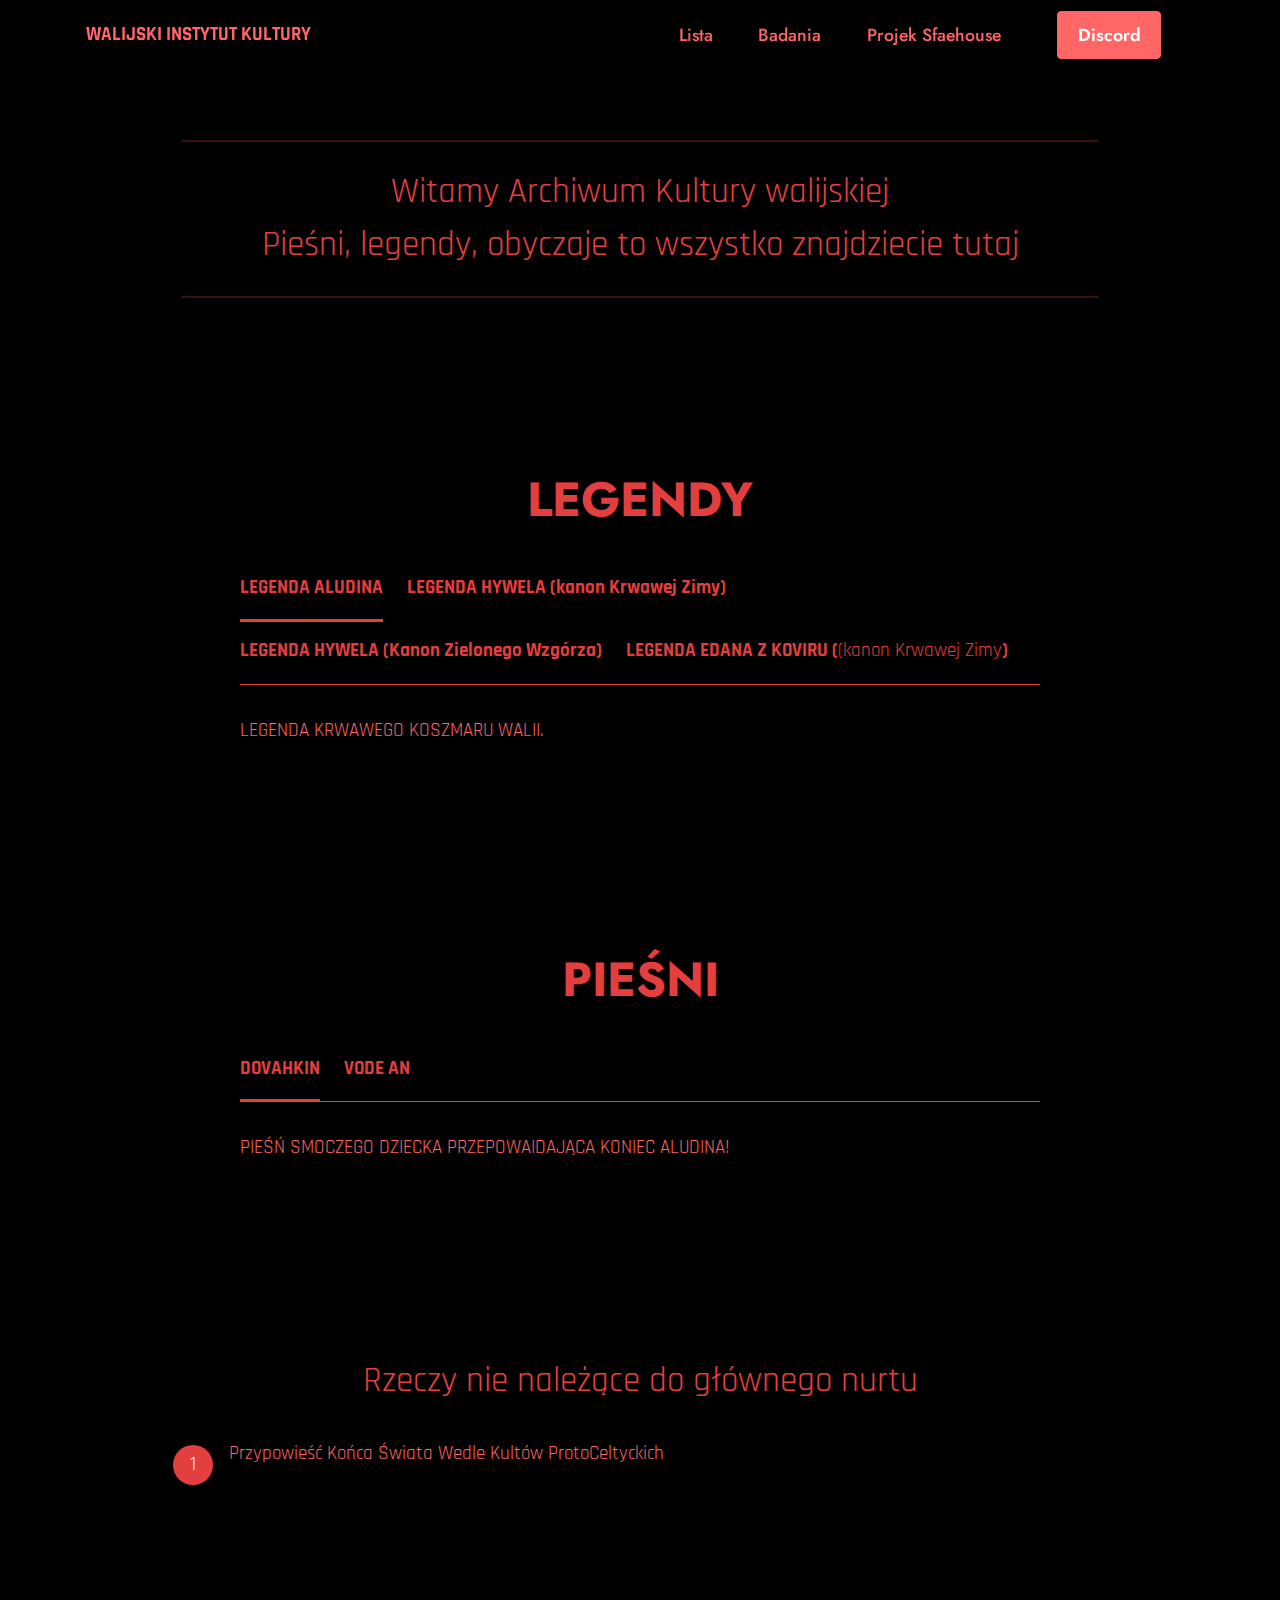
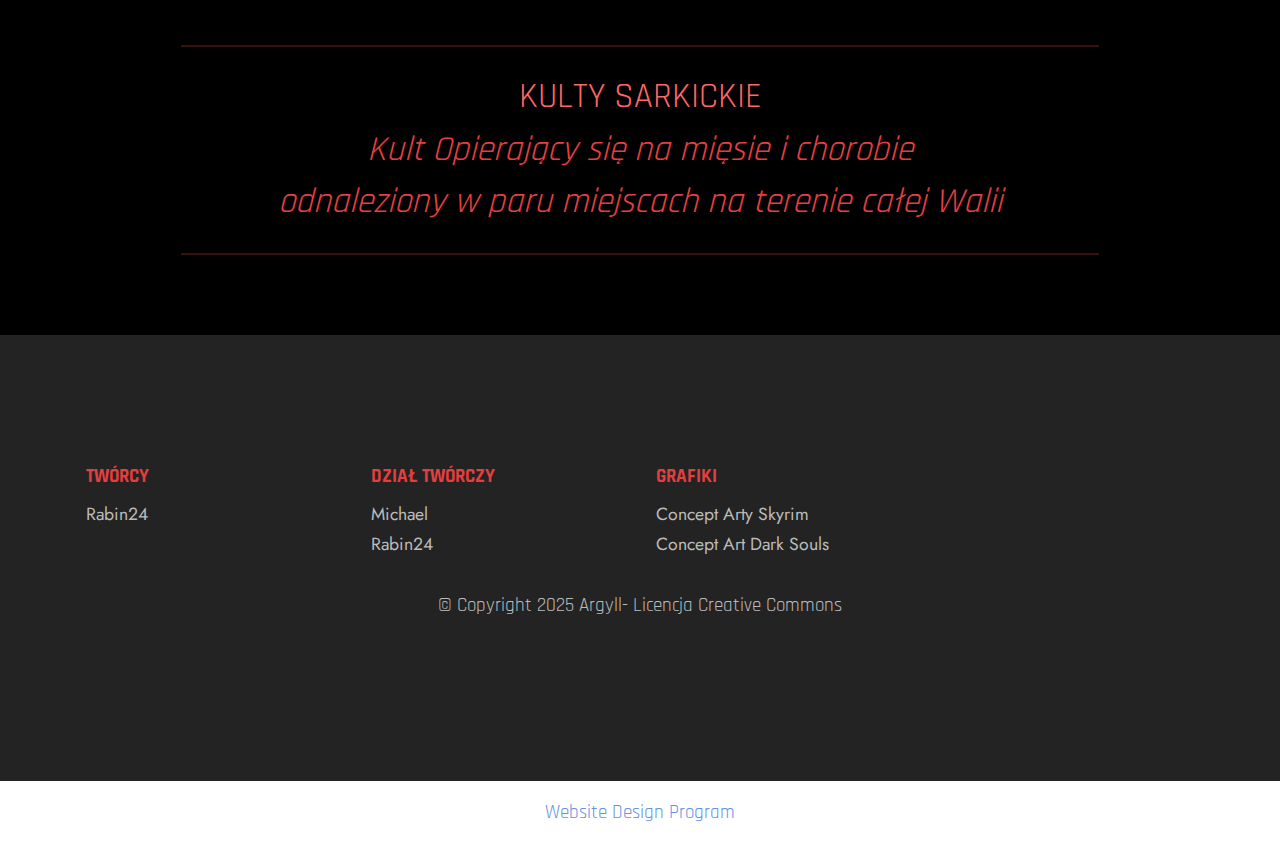
<file: index.html>
<!DOCTYPE html>
<html  >
<head>
  <!-- Site made with Mobirise Website Builder v5.9.4, https://mobirise.com -->
  <meta charset="UTF-8">
  <meta http-equiv="X-UA-Compatible" content="IE=edge">
  <meta name="generator" content="Mobirise v5.9.4, mobirise.com">
  <meta name="viewport" content="width=device-width, initial-scale=1, minimum-scale=1">
  <link rel="shortcut icon" href="assets/images/logo.png" type="image/x-icon">
  <meta name="description" content="">
  
  
  <title>Home</title>
  <link rel="stylesheet" href="assets/bootstrap/css/bootstrap.min.css">
  <link rel="stylesheet" href="assets/bootstrap/css/bootstrap-grid.min.css">
  <link rel="stylesheet" href="assets/bootstrap/css/bootstrap-reboot.min.css">
  <link rel="stylesheet" href="assets/dropdown/css/style.css">
  <link rel="stylesheet" href="assets/socicon/css/styles.css">
  <link rel="stylesheet" href="assets/theme/css/style.css">
  <link rel="preload" href="https://fonts.googleapis.com/css?family=Jost:100,200,300,400,500,600,700,800,900,100i,200i,300i,400i,500i,600i,700i,800i,900i&display=swap" as="style" onload="this.onload=null;this.rel='stylesheet'">
  <noscript><link rel="stylesheet" href="https://fonts.googleapis.com/css?family=Jost:100,200,300,400,500,600,700,800,900,100i,200i,300i,400i,500i,600i,700i,800i,900i&display=swap"></noscript>
  <link rel="preload" href="https://fonts.googleapis.com/css?family=Rajdhani:300,400,500,600,700&display=swap" as="style" onload="this.onload=null;this.rel='stylesheet'">
  <noscript><link rel="stylesheet" href="https://fonts.googleapis.com/css?family=Rajdhani:300,400,500,600,700&display=swap"></noscript>
  <link rel="preload" as="style" href="assets/mobirise/css/mbr-additional.css"><link rel="stylesheet" href="assets/mobirise/css/mbr-additional.css" type="text/css">

  
  
  
</head>
<body>

<!-- Analytics -->
<!-- Google tag (gtag.js) -->
<script async src="https://www.googletagmanager.com/gtag/js?id=G-JHBHX0PWPL"></script>
<script>
  window.dataLayer = window.dataLayer || [];
  function gtag(){dataLayer.push(arguments);}
  gtag('js', new Date());

  gtag('config', 'G-JHBHX0PWPL');
</script>
<!-- /Analytics -->


  
  <section data-bs-version="5.1" class="menu menu2 cid-tOatDds1YC" once="menu" id="menu2-1q">
    
    <nav class="navbar navbar-dropdown navbar-fixed-top navbar-expand-lg">
        <div class="container">
            <div class="navbar-brand">
                
                <span class="navbar-caption-wrap"><a class="navbar-caption text-secondary text-primary display-7" href="https://discord.gg/XytEaFKvF5">WALIJSKI INSTYTUT KULTURY</a></span>
            </div>
            <button class="navbar-toggler" type="button" data-toggle="collapse" data-bs-toggle="collapse" data-target="#navbarSupportedContent" data-bs-target="#navbarSupportedContent" aria-controls="navbarNavAltMarkup" aria-expanded="false" aria-label="Toggle navigation">
                <div class="hamburger">
                    <span></span>
                    <span></span>
                    <span></span>
                    <span></span>
                </div>
            </button>
            <div class="collapse navbar-collapse" id="navbarSupportedContent">
                <ul class="navbar-nav nav-dropdown" data-app-modern-menu="true"><li class="nav-item"><a class="nav-link link text-secondary text-primary display-4" href="index.html">Lista</a></li>
                    <li class="nav-item"><a class="nav-link link text-secondary display-4" href="https://mobiri.se">Badania<br></a></li><li class="nav-item"><a class="nav-link link text-secondary text-primary display-4" href="https://terrorysta24.github.io/idk/">Projek Sfaehouse</a></li></ul>
                
                <div class="navbar-buttons mbr-section-btn"><a class="btn btn-secondary display-4" href="https://discord.gg/XytEaFKvF5">Discord</a></div>
            </div>
        </div>
    </nav>
</section>

<section data-bs-version="5.1" class="content6 cid-tOau1N92aT" id="content6-1r">
    
    <div class="container">
        <div class="row justify-content-center">
            <div class="col-md-12 col-lg-10">
                <hr class="line">
                <p class="mbr-text align-center mbr-fonts-style my-4 display-5">Witamy Archiwum Kultury walijskiej
<br>Pieśni, legendy, obyczaje to wszystko znajdziecie tutaj</p>
                <hr class="line">
            </div>
        </div>
    </div>
</section>

<section data-bs-version="5.1" class="tabs content18 cid-tOaudXFILz" id="tabs1-1s">

    

    
    
    <div class="container-fluid">
        <div class="row justify-content-center">
            <div class="col-12 col-md-8">
                <h3 class="mbr-section-title mb-0 mbr-fonts-style display-2">
                    <strong>LEGENDY</strong></h3>
                
            </div>
        </div>
        <div class="row justify-content-center mt-4">
            <div class="col-12 col-md-8">
                <ul class="nav nav-tabs mb-4" role="tablist">
                    <li class="nav-item first mbr-fonts-style"><a class="nav-link mbr-fonts-style show active display-7" role="tab" data-toggle="tab" data-bs-toggle="tab" href="#tabs1-1s_tab0" aria-selected="true"><strong>LEGENDA ALUDINA</strong></a></li>
                    <li class="nav-item"><a class="nav-link mbr-fonts-style active display-7" role="tab" data-toggle="tab" data-bs-toggle="tab" href="#tabs1-1s_tab1" aria-selected="true"><strong>LEGENDA HYWELA (kanon Krwawej Zimy)</strong></a></li>
                    <li class="nav-item"><a class="nav-link mbr-fonts-style active display-7" role="tab" data-toggle="tab" data-bs-toggle="tab" href="#tabs1-1s_tab2" aria-selected="true"><strong>LEGENDA HYWELA (Kanon Zielonego Wzgórza)</strong></a></li>
                    <li class="nav-item"><a class="nav-link mbr-fonts-style active display-7" role="tab" data-toggle="tab" data-bs-toggle="tab" href="#tabs1-1s_tab3" aria-selected="true"><strong>LEGENDA EDANA Z KOVIRU (</strong>(kanon Krwawej Zimy<strong>)</strong></a></li>
                    
                    
                </ul>
                <div class="tab-content">
                    <div id="tab1" class="tab-pane in active" role="tabpanel">
                        <div class="row">
                            <div class="col-md-12">
                                <p class="mbr-text mbr-fonts-style display-7">
                                    <a href="page4.html" class="text-secondary" target="_blank">LEGENDA KRWAWEGO KOSZMARU WALII.</a>
                                </p>
                            </div>
                        </div>
                    </div>
                    <div id="tab2" class="tab-pane" role="tabpanel">
                        <div class="row">
                            <div class="col-md-12">
                                <p class="mbr-text mbr-fonts-style display-7">
                                    <a href="page6.html" class="text-secondary">POZNAJ HISTORIE KRWAWEGO SMOKA! PIERWSZEGO WŁADCY WALII&nbsp;</a></p>
                            </div>
                        </div>
                    </div>
                    <div id="tab3" class="tab-pane" role="tabpanel">
                        <div class="row">
                            <div class="col-md-12">
                                <p class="mbr-text mbr-fonts-style display-7"><a href="page7.html" class="text-secondary">POZNAJ HISTORIĘ HYWELA PIERWSZEGO WŁADCY WALII! JEGO USPOSOBIENIE PRZYNIOSŁO MU SŁAWE NA CAŁE WIEKI!</a></p>
                            </div>
                        </div>
                    </div>
                    <div id="tab4" class="tab-pane" role="tabpanel">
                        <div class="row">
                            <div class="col-md-12">
                                <p class="mbr-text mbr-fonts-style display-7">
                                    <a href="page8.html" class="text-secondary">LEGENDA WIELKIEGO BOHATERA WALII!</a></p>
                            </div>
                        </div>
                    </div>
                    
                    
                </div>
            </div>
        </div>
    </div>
</section>

<section data-bs-version="5.1" class="tabs content18 cid-tOauehino3" id="tabs1-1t">

    

    
    
    <div class="container-fluid">
        <div class="row justify-content-center">
            <div class="col-12 col-md-8">
                <h3 class="mbr-section-title mb-0 mbr-fonts-style display-2">
                    <strong>PIEŚNI</strong></h3>
                
            </div>
        </div>
        <div class="row justify-content-center mt-4">
            <div class="col-12 col-md-8">
                <ul class="nav nav-tabs mb-4" role="tablist">
                    <li class="nav-item first mbr-fonts-style"><a class="nav-link mbr-fonts-style show active display-7" role="tab" data-toggle="tab" data-bs-toggle="tab" href="#tabs1-1t_tab0" aria-selected="true"><strong>DOVAHKIN</strong></a></li>
                    <li class="nav-item"><a class="nav-link mbr-fonts-style active display-7" role="tab" data-toggle="tab" data-bs-toggle="tab" href="#tabs1-1t_tab1" aria-selected="true"><strong>VODE AN</strong></a></li>
                    
                    
                    
                    
                </ul>
                <div class="tab-content">
                    <div id="tab1" class="tab-pane in active" role="tabpanel">
                        <div class="row">
                            <div class="col-md-12">
                                <p class="mbr-text mbr-fonts-style display-7">
                                    <a href="page3.html" class="text-secondary" target="_blank">PIEŚŃ SMOCZEGO DZIECKA PRZEPOWAIDAJĄCA KONIEC ALUDINA!</a></p>
                            </div>
                        </div>
                    </div>
                    <div id="tab2" class="tab-pane" role="tabpanel">
                        <div class="row">
                            <div class="col-md-12">
                                <p class="mbr-text mbr-fonts-style display-7"><a href="page5.html" class="text-secondary" target="_blank">JEDNA Z WIELU PIEŚNI BOJOWYCH&nbsp;</a></p>
                            </div>
                        </div>
                    </div>
                    
                    
                    
                    
                </div>
            </div>
        </div>
    </div>
</section>

<section data-bs-version="5.1" class="content9 cid-tOdBYpgOUH" id="content9-2x">
    

    <div class="container">
        <div class="row justify-content-center">
            <div class="counter-container col-md-12 col-lg-10">
                <h4 class="mbr-section-title mbr-fonts-style mb-4 display-5">Rzeczy nie należące do głównego nurtu</h4>
                <div class="mbr-text mbr-fonts-style display-7">
                    <ol>
                        <li><a href="page10.html" class="text-secondary" target="_blank">Przypowieść Końca Świata Wedle Kultów ProtoCeltyckich</a></li></ol><ol>
                    </ol>
                </div>
            </div>
        </div>
    </div>
</section>

<section data-bs-version="5.1" class="content6 cid-tOeGDtNLut" id="content6-2y">
    
    <div class="container">
        <div class="row justify-content-center">
            <div class="col-md-12 col-lg-10">
                <hr class="line">
                <p class="mbr-text align-center mbr-fonts-style my-4 display-5"><em><a href="page11.html" class="text-secondary">KULTY SARKICKIE</a></em><br><em>Kult Opierający się na mięsie i chorobie</em><br><em>odnaleziony w paru miejscach na terenie całej Walii</em><em><br></em></p>
                <hr class="line">
            </div>
        </div>
    </div>
</section>

<section data-bs-version="5.1" class="footer1 cid-tOavFffqKT" once="footers" id="footer1-1u">

    

    
    
    <div class="container">
        <div class="row mbr-white">
            <div class="col-12 col-md-6 col-lg-3">
                <h5 class="mbr-section-subtitle mbr-fonts-style mb-2 display-7"><strong>TWÓRCY</strong></h5>
                <ul class="list mbr-fonts-style display-4">
                    <li class="mbr-text item-wrap">Rabin24</li>
                </ul>
            </div>
            <div class="col-12 col-md-6 col-lg-3">
                <h5 class="mbr-section-subtitle mbr-fonts-style mb-2 display-7"><strong>DZIAŁ TWÓRCZY</strong><br></h5>
                <ul class="list mbr-fonts-style display-4">

                    <li class="mbr-text item-wrap">Michael</li><li class="mbr-text item-wrap">Rabin24</li>
                </ul>
            </div>
            <div class="col-12 col-md-6 col-lg-3">
                <h5 class="mbr-section-subtitle mbr-fonts-style mb-2 display-7"><strong>GRAFIKI</strong></h5>
                <ul class="list mbr-fonts-style display-4">
                    <li class="mbr-text item-wrap">Concept Arty Skyrim</li><li class="mbr-text item-wrap">Concept Art Dark Souls</li>
                </ul>
            </div>
            <div class="col-12 col-md-6 col-lg-3">
                <h5 class="mbr-section-subtitle mbr-fonts-style mb-2 display-7"></h5>
                <p class="mbr-text mbr-fonts-style mb-4 display-4"></p>
                
                
            </div>
            <div class="col-12 mt-4">
                <p class="mbr-text mb-0 mbr-fonts-style copyright align-center display-7">
                    © Copyright 2025 Argyll-&nbsp;Licencja Creative Commons</p>
            </div>
        </div>
    </div>
</section><section class="display-7" style="padding: 0;align-items: center;justify-content: center;flex-wrap: wrap;    align-content: center;display: flex;position: relative;height: 4rem;"><a href="https://mobiri.se/2843454" style="flex: 1 1;height: 4rem;position: absolute;width: 100%;z-index: 1;"><img alt="" style="height: 4rem;" src="[data-uri]"></a><p style="margin: 0;text-align: center;" class="display-7">&#8204;</p><a style="z-index:1" href="https://mobirise.com/builder/web-design-program.html">Website Design Program</a></section><script src="assets/bootstrap/js/bootstrap.bundle.min.js"></script>  <script src="assets/smoothscroll/smooth-scroll.js"></script>  <script src="assets/ytplayer/index.js"></script>  <script src="assets/dropdown/js/navbar-dropdown.js"></script>  <script src="assets/mbr-tabs/mbr-tabs.js"></script>  <script src="assets/theme/js/script.js"></script>  
  
  
</body>
</html>
</file>
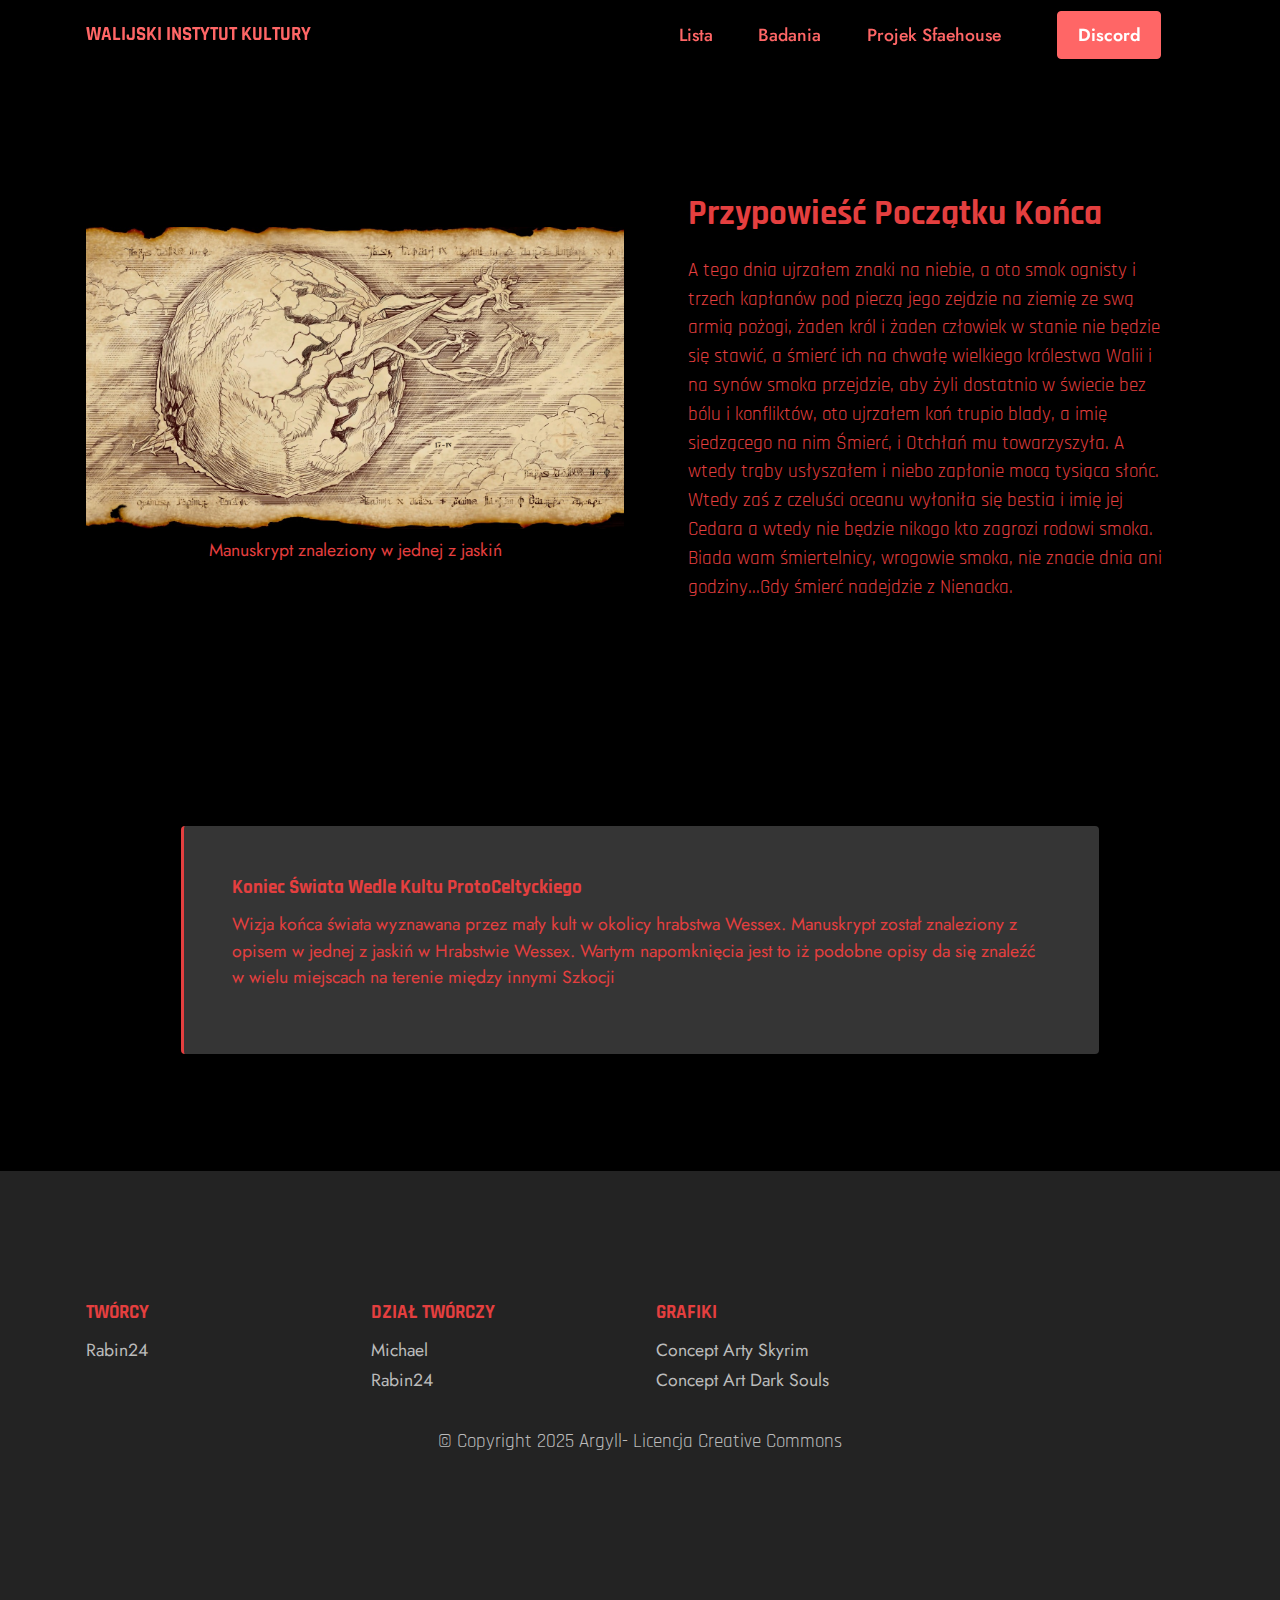
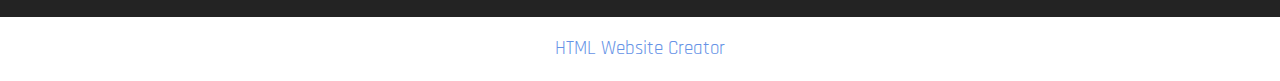
<file: page10.html>
<!DOCTYPE html>
<html  >
<head>
  <!-- Site made with Mobirise Website Builder v5.9.4, https://mobirise.com -->
  <meta charset="UTF-8">
  <meta http-equiv="X-UA-Compatible" content="IE=edge">
  <meta name="generator" content="Mobirise v5.9.4, mobirise.com">
  <meta name="viewport" content="width=device-width, initial-scale=1, minimum-scale=1">
  <link rel="shortcut icon" href="assets/images/logo.png" type="image/x-icon">
  <meta name="description" content="">
  
  
  <title>Apokoalipsa</title>
  <link rel="stylesheet" href="assets/bootstrap/css/bootstrap.min.css">
  <link rel="stylesheet" href="assets/bootstrap/css/bootstrap-grid.min.css">
  <link rel="stylesheet" href="assets/bootstrap/css/bootstrap-reboot.min.css">
  <link rel="stylesheet" href="assets/dropdown/css/style.css">
  <link rel="stylesheet" href="assets/socicon/css/styles.css">
  <link rel="stylesheet" href="assets/theme/css/style.css">
  <link rel="preload" href="https://fonts.googleapis.com/css?family=Jost:100,200,300,400,500,600,700,800,900,100i,200i,300i,400i,500i,600i,700i,800i,900i&display=swap" as="style" onload="this.onload=null;this.rel='stylesheet'">
  <noscript><link rel="stylesheet" href="https://fonts.googleapis.com/css?family=Jost:100,200,300,400,500,600,700,800,900,100i,200i,300i,400i,500i,600i,700i,800i,900i&display=swap"></noscript>
  <link rel="preload" href="https://fonts.googleapis.com/css?family=Rajdhani:300,400,500,600,700&display=swap" as="style" onload="this.onload=null;this.rel='stylesheet'">
  <noscript><link rel="stylesheet" href="https://fonts.googleapis.com/css?family=Rajdhani:300,400,500,600,700&display=swap"></noscript>
  <link rel="preload" as="style" href="assets/mobirise/css/mbr-additional.css"><link rel="stylesheet" href="assets/mobirise/css/mbr-additional.css" type="text/css">

  
  
  
</head>
<body>

<!-- Analytics -->
<!-- Google tag (gtag.js) -->
<script async src="https://www.googletagmanager.com/gtag/js?id=G-JHBHX0PWPL"></script>
<script>
  window.dataLayer = window.dataLayer || [];
  function gtag(){dataLayer.push(arguments);}
  gtag('js', new Date());

  gtag('config', 'G-JHBHX0PWPL');
</script>
<!-- /Analytics -->


  
  <section data-bs-version="5.1" class="menu menu2 cid-tOdAhYJsmC" once="menu" id="menu2-2p">
    
    <nav class="navbar navbar-dropdown navbar-fixed-top navbar-expand-lg">
        <div class="container">
            <div class="navbar-brand">
                
                <span class="navbar-caption-wrap"><a class="navbar-caption text-secondary text-primary display-7" href="https://discord.gg/XytEaFKvF5">WALIJSKI INSTYTUT KULTURY</a></span>
            </div>
            <button class="navbar-toggler" type="button" data-toggle="collapse" data-bs-toggle="collapse" data-target="#navbarSupportedContent" data-bs-target="#navbarSupportedContent" aria-controls="navbarNavAltMarkup" aria-expanded="false" aria-label="Toggle navigation">
                <div class="hamburger">
                    <span></span>
                    <span></span>
                    <span></span>
                    <span></span>
                </div>
            </button>
            <div class="collapse navbar-collapse" id="navbarSupportedContent">
                <ul class="navbar-nav nav-dropdown" data-app-modern-menu="true"><li class="nav-item"><a class="nav-link link text-secondary text-primary display-4" href="index.html">Lista</a></li>
                    <li class="nav-item"><a class="nav-link link text-secondary display-4" href="https://mobiri.se">Badania<br></a></li><li class="nav-item"><a class="nav-link link text-secondary text-primary display-4" href="https://terrorysta24.github.io/idk/">Projek Sfaehouse</a></li></ul>
                
                <div class="navbar-buttons mbr-section-btn"><a class="btn btn-secondary display-4" href="https://discord.gg/XytEaFKvF5">Discord</a></div>
            </div>
        </div>
    </nav>
</section>

<section data-bs-version="5.1" class="image1 cid-tOdAsFDEEG" id="image1-2v">
    

    
    

    <div class="container">
        <div class="row align-items-center">
            <div class="col-12 col-lg-6">
                <div class="image-wrapper">
                    <img src="assets/images/2104850887-preview-20200606144014.jpg" alt="Mobirise Website Builder">
                    <p class="mbr-description mbr-fonts-style pt-2 align-center display-4">
                    Manuskrypt znaleziony w jednej z jaskiń</p>
                </div>
            </div>
            <div class="col-12 col-lg">
                <div class="text-wrapper">
                    <h3 class="mbr-section-title mbr-fonts-style mb-3 display-5">
                        <strong>Przypowieść Początku Końca</strong></h3>
                    <p class="mbr-text mbr-fonts-style display-7">A tego dnia ujrzałem znaki na niebie, a oto smok ognisty  i trzech kapłanów pod pieczą jego zejdzie na ziemię ze swą armią pożogi, żaden król i żaden człowiek w stanie nie będzie się stawić, a śmierć ich na chwałę wielkiego królestwa Walii i na synów smoka przejdzie, aby żyli dostatnio w świecie bez bólu i konfliktów, oto ujrzałem koń trupio blady, a imię siedzącego na nim Śmierć, i Otchłań mu towarzyszyła. A wtedy trąby usłyszałem i niebo zapłonie mocą tysiąca słońc. Wtedy zaś z czeluści oceanu wyłoniła się bestia i imię jej Cedara a wtedy nie będzie nikogo kto zagrozi rodowi smoka. Biada wam śmiertelnicy, wrogowie smoka, nie znacie dnia ani godziny...Gdy śmierć nadejdzie z Nienacka.</p>
                </div>
            </div>
        </div>
    </div>
</section>

<section data-bs-version="5.1" class="content7 cid-tOdATVHttm" id="content7-2w">
    
    <div class="container">
        <div class="row justify-content-center">
            <div class="col-12 col-md-10">
                <blockquote>
                <h5 class="mbr-section-title mbr-fonts-style mb-2 display-7"><strong>Koniec Świata Wedle Kultu ProtoCeltyckiego</strong></h5>
                <p class="mbr-text mbr-fonts-style display-4">Wizja końca świata wyznawana przez mały kult w okolicy hrabstwa Wessex. Manuskrypt został znaleziony z opisem w jednej z jaskiń w Hrabstwie Wessex. Wartym napomknięcia jest to iż podobne opisy da się znaleźć w wielu miejscach na terenie między innymi Szkocji</p></blockquote>
            </div>
        </div>
    </div>
</section>

<section data-bs-version="5.1" class="footer1 cid-tOdAi09alK" once="footers" id="footer1-2u">

    

    
    
    <div class="container">
        <div class="row mbr-white">
            <div class="col-12 col-md-6 col-lg-3">
                <h5 class="mbr-section-subtitle mbr-fonts-style mb-2 display-7"><strong>TWÓRCY</strong></h5>
                <ul class="list mbr-fonts-style display-4">
                    <li class="mbr-text item-wrap">Rabin24</li>
                </ul>
            </div>
            <div class="col-12 col-md-6 col-lg-3">
                <h5 class="mbr-section-subtitle mbr-fonts-style mb-2 display-7"><strong>DZIAŁ TWÓRCZY</strong><br></h5>
                <ul class="list mbr-fonts-style display-4">

                    <li class="mbr-text item-wrap">Michael</li><li class="mbr-text item-wrap">Rabin24</li>
                </ul>
            </div>
            <div class="col-12 col-md-6 col-lg-3">
                <h5 class="mbr-section-subtitle mbr-fonts-style mb-2 display-7"><strong>GRAFIKI</strong></h5>
                <ul class="list mbr-fonts-style display-4">
                    <li class="mbr-text item-wrap">Concept Arty Skyrim</li><li class="mbr-text item-wrap">Concept Art Dark Souls</li>
                </ul>
            </div>
            <div class="col-12 col-md-6 col-lg-3">
                <h5 class="mbr-section-subtitle mbr-fonts-style mb-2 display-7"></h5>
                <p class="mbr-text mbr-fonts-style mb-4 display-4"></p>
                
                
            </div>
            <div class="col-12 mt-4">
                <p class="mbr-text mb-0 mbr-fonts-style copyright align-center display-7">
                    © Copyright 2025 Argyll-&nbsp;Licencja Creative Commons</p>
            </div>
        </div>
    </div>
</section><section class="display-7" style="padding: 0;align-items: center;justify-content: center;flex-wrap: wrap;    align-content: center;display: flex;position: relative;height: 4rem;"><a href="https://mobiri.se/2843454" style="flex: 1 1;height: 4rem;position: absolute;width: 100%;z-index: 1;"><img alt="" style="height: 4rem;" src="[data-uri]"></a><p style="margin: 0;text-align: center;" class="display-7">&#8204;</p><a style="z-index:1" href="https://mobirise.com/html-builder.html">HTML Website Creator</a></section><script src="assets/bootstrap/js/bootstrap.bundle.min.js"></script>  <script src="assets/smoothscroll/smooth-scroll.js"></script>  <script src="assets/ytplayer/index.js"></script>  <script src="assets/dropdown/js/navbar-dropdown.js"></script>  <script src="assets/theme/js/script.js"></script>  
  
  
</body>
</html>
</file>
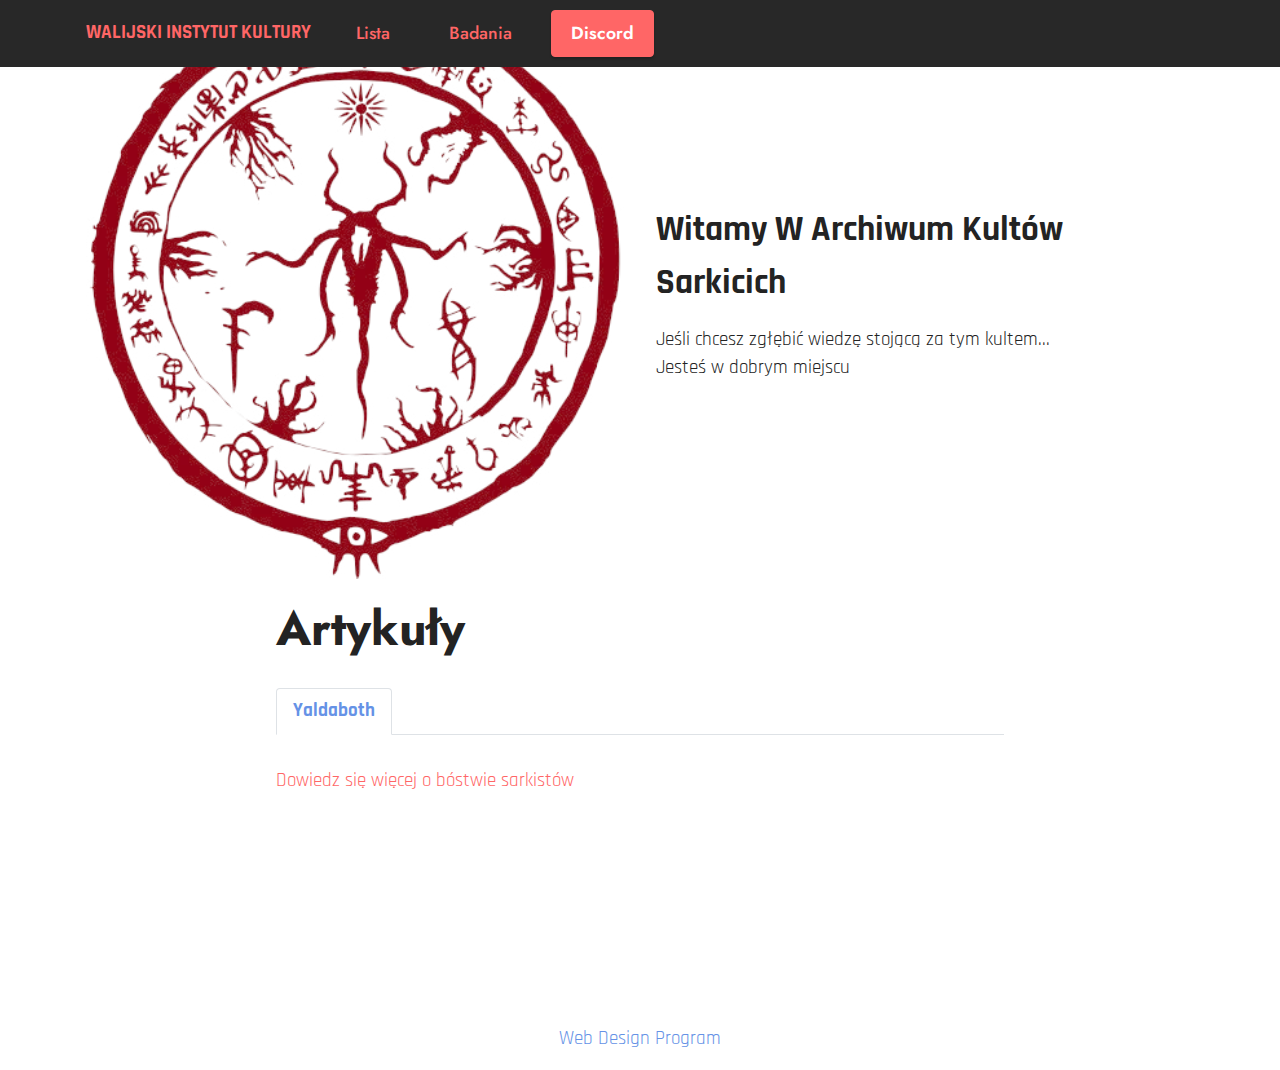
<file: page11.html>
<!DOCTYPE html>
<html  >
<head>
  <!-- Site made with Mobirise Website Builder v5.9.4, https://mobirise.com -->
  <meta charset="UTF-8">
  <meta http-equiv="X-UA-Compatible" content="IE=edge">
  <meta name="generator" content="Mobirise v5.9.4, mobirise.com">
  <meta name="viewport" content="width=device-width, initial-scale=1, minimum-scale=1">
  <link rel="shortcut icon" href="assets/images/logo.png" type="image/x-icon">
  <meta name="description" content="">
  
  
  <title>Sarkici</title>
  <link rel="stylesheet" href="assets/bootstrap/css/bootstrap.min.css">
  <link rel="stylesheet" href="assets/bootstrap/css/bootstrap-grid.min.css">
  <link rel="stylesheet" href="assets/bootstrap/css/bootstrap-reboot.min.css">
  <link rel="stylesheet" href="assets/dropdown/css/style.css">
  <link rel="stylesheet" href="assets/socicon/css/styles.css">
  <link rel="stylesheet" href="assets/theme/css/style.css">
  <link rel="preload" href="https://fonts.googleapis.com/css?family=Jost:100,200,300,400,500,600,700,800,900,100i,200i,300i,400i,500i,600i,700i,800i,900i&display=swap" as="style" onload="this.onload=null;this.rel='stylesheet'">
  <noscript><link rel="stylesheet" href="https://fonts.googleapis.com/css?family=Jost:100,200,300,400,500,600,700,800,900,100i,200i,300i,400i,500i,600i,700i,800i,900i&display=swap"></noscript>
  <link rel="preload" href="https://fonts.googleapis.com/css?family=Rajdhani:300,400,500,600,700&display=swap" as="style" onload="this.onload=null;this.rel='stylesheet'">
  <noscript><link rel="stylesheet" href="https://fonts.googleapis.com/css?family=Rajdhani:300,400,500,600,700&display=swap"></noscript>
  <link rel="preload" as="style" href="assets/mobirise/css/mbr-additional.css"><link rel="stylesheet" href="assets/mobirise/css/mbr-additional.css" type="text/css">

  
  
  
</head>
<body>

<!-- Analytics -->
<!-- Google tag (gtag.js) -->
<script async src="https://www.googletagmanager.com/gtag/js?id=G-JHBHX0PWPL"></script>
<script>
  window.dataLayer = window.dataLayer || [];
  function gtag(){dataLayer.push(arguments);}
  gtag('js', new Date());

  gtag('config', 'G-JHBHX0PWPL');
</script>
<!-- /Analytics -->


  
  <section data-bs-version="5.1" class="menu menu2 cid-tOeH67mKN5" once="menu" id="menu2-2z">
    
    <nav class="navbar navbar-dropdown navbar-fixed-top navbar-expand-lg">
        <div class="container">
            <div class="navbar-brand">
                
                <span class="navbar-caption-wrap"><a class="navbar-caption text-secondary text-primary display-7" href="https://discord.gg/XytEaFKvF5">WALIJSKI INSTYTUT KULTURY</a></span>
            </div>
            <button class="navbar-toggler" type="button" data-toggle="collapse" data-bs-toggle="collapse" data-target="#navbarSupportedContent" data-bs-target="#navbarSupportedContent" aria-controls="navbarNavAltMarkup" aria-expanded="false" aria-label="Toggle navigation">
                <div class="hamburger">
                    <span></span>
                    <span></span>
                    <span></span>
                    <span></span>
                </div>
            </button>
            <div class="collapse navbar-collapse" id="navbarSupportedContent">
                <ul class="navbar-nav nav-dropdown" data-app-modern-menu="true"><li class="nav-item"><a class="nav-link link text-secondary text-primary display-4" href="index.html">Lista</a></li>
                    <li class="nav-item"><a class="nav-link link text-secondary display-4" href="https://mobiri.se">Badania</a></li></ul>
                
                <div class="navbar-buttons mbr-section-btn"><a class="btn btn-secondary display-4" href="https://discord.gg/XytEaFKvF5">Discord</a></div>
            </div>
        </div>
    </nav>
</section>

<section data-bs-version="5.1" class="image1 cid-tOeHgZNcjM" id="image1-34">
    

    
    

    <div class="container">
        <div class="row align-items-center">
            <div class="col-12 col-lg-6">
                <div class="image-wrapper">
                    <img src="assets/images/sarkic.webp" alt="Mobirise Website Builder">
                    <p class="mbr-description mbr-fonts-style pt-2 align-center display-4"></p>
                </div>
            </div>
            <div class="col-12 col-lg">
                <div class="text-wrapper">
                    <h3 class="mbr-section-title mbr-fonts-style mb-3 display-5">
                        <strong>Witamy W Archiwum Kultów Sarkicich</strong></h3>
                    <p class="mbr-text mbr-fonts-style display-7">
                        Jeśli chcesz zgłębić wiedzę stojącą za tym kultem...&nbsp;<br>Jesteś w dobrym miejscu</p>
                </div>
            </div>
        </div>
    </div>
</section>

<section data-bs-version="5.1" class="tabs content18 cid-tOeHBl9c6U" id="tabs1-35">

    

    
    
    <div class="container">
        <div class="row justify-content-center">
            <div class="col-12 col-md-8">
                <h3 class="mbr-section-title mb-0 mbr-fonts-style display-2">
                    <strong>Artykuły</strong></h3>
                
            </div>
        </div>
        <div class="row justify-content-center mt-4">
            <div class="col-12 col-md-8">
                <ul class="nav nav-tabs mb-4" role="tablist">
                    <li class="nav-item first mbr-fonts-style"><a class="nav-link mbr-fonts-style show active display-7" role="tab" data-toggle="tab" data-bs-toggle="tab" href="#tabs1-35_tab0" aria-selected="true"><strong>Yaldaboth</strong></a></li>
                    
                    
                    
                    
                    
                </ul>
                <div class="tab-content">
                    <div id="tab1" class="tab-pane in active" role="tabpanel">
                        <div class="row">
                            <div class="col-md-12">
                                <p class="mbr-text mbr-fonts-style display-7">
                                    <a href="page12.html" class="text-secondary">Dowiedz się więcej o bóstwie sarkistów</a></p>
                            </div>
                        </div>
                    </div>
                    
                    
                    
                    
                    
                </div>
            </div>
        </div>
    </div>
</section>

<section data-bs-version="5.1" class="footer1 cid-tOeH68BcpC" once="footers" id="footer1-32">

    

    
    
    <div class="container">
        <div class="row mbr-white">
            <div class="col-12 col-md-6 col-lg-3">
                <h5 class="mbr-section-subtitle mbr-fonts-style mb-2 display-7"><strong>TWÓRCY</strong></h5>
                <ul class="list mbr-fonts-style display-4">
                    <li class="mbr-text item-wrap">Rabin24</li>
                </ul>
            </div>
            <div class="col-12 col-md-6 col-lg-3">
                <h5 class="mbr-section-subtitle mbr-fonts-style mb-2 display-7"><strong>DZIAŁ TWÓRCZY</strong><br></h5>
                <ul class="list mbr-fonts-style display-4">

                    <li class="mbr-text item-wrap">Michael</li><li class="mbr-text item-wrap">Rabin24</li>
                </ul>
            </div>
            <div class="col-12 col-md-6 col-lg-3">
                <h5 class="mbr-section-subtitle mbr-fonts-style mb-2 display-7"><strong>GRAFIKI</strong></h5>
                <ul class="list mbr-fonts-style display-4">
                    <li class="mbr-text item-wrap">Concept Arty Skyrim</li><li class="mbr-text item-wrap">Concept Art Dark Souls</li>
                </ul>
            </div>
            <div class="col-12 col-md-6 col-lg-3">
                <h5 class="mbr-section-subtitle mbr-fonts-style mb-2 display-7"></h5>
                <p class="mbr-text mbr-fonts-style mb-4 display-4"></p>
                
                
            </div>
            <div class="col-12 mt-4">
                <p class="mbr-text mb-0 mbr-fonts-style copyright align-center display-7">
                    © Copyright 2025 Argyll- All Rights Reserved
                </p>
            </div>
        </div>
    </div>
</section><section class="display-7" style="padding: 0;align-items: center;justify-content: center;flex-wrap: wrap;    align-content: center;display: flex;position: relative;height: 4rem;"><a href="https://mobiri.se/2843454" style="flex: 1 1;height: 4rem;position: absolute;width: 100%;z-index: 1;"><img alt="" style="height: 4rem;" src="[data-uri]"></a><p style="margin: 0;text-align: center;" class="display-7">&#8204;</p><a style="z-index:1" href="https://mobirise.com/builder/web-design-program.html">Web Design Program</a></section><script src="assets/bootstrap/js/bootstrap.bundle.min.js"></script>  <script src="assets/smoothscroll/smooth-scroll.js"></script>  <script src="assets/ytplayer/index.js"></script>  <script src="assets/dropdown/js/navbar-dropdown.js"></script>  <script src="assets/mbr-tabs/mbr-tabs.js"></script>  <script src="assets/theme/js/script.js"></script>  
  
  
</body>
</html>
</file>
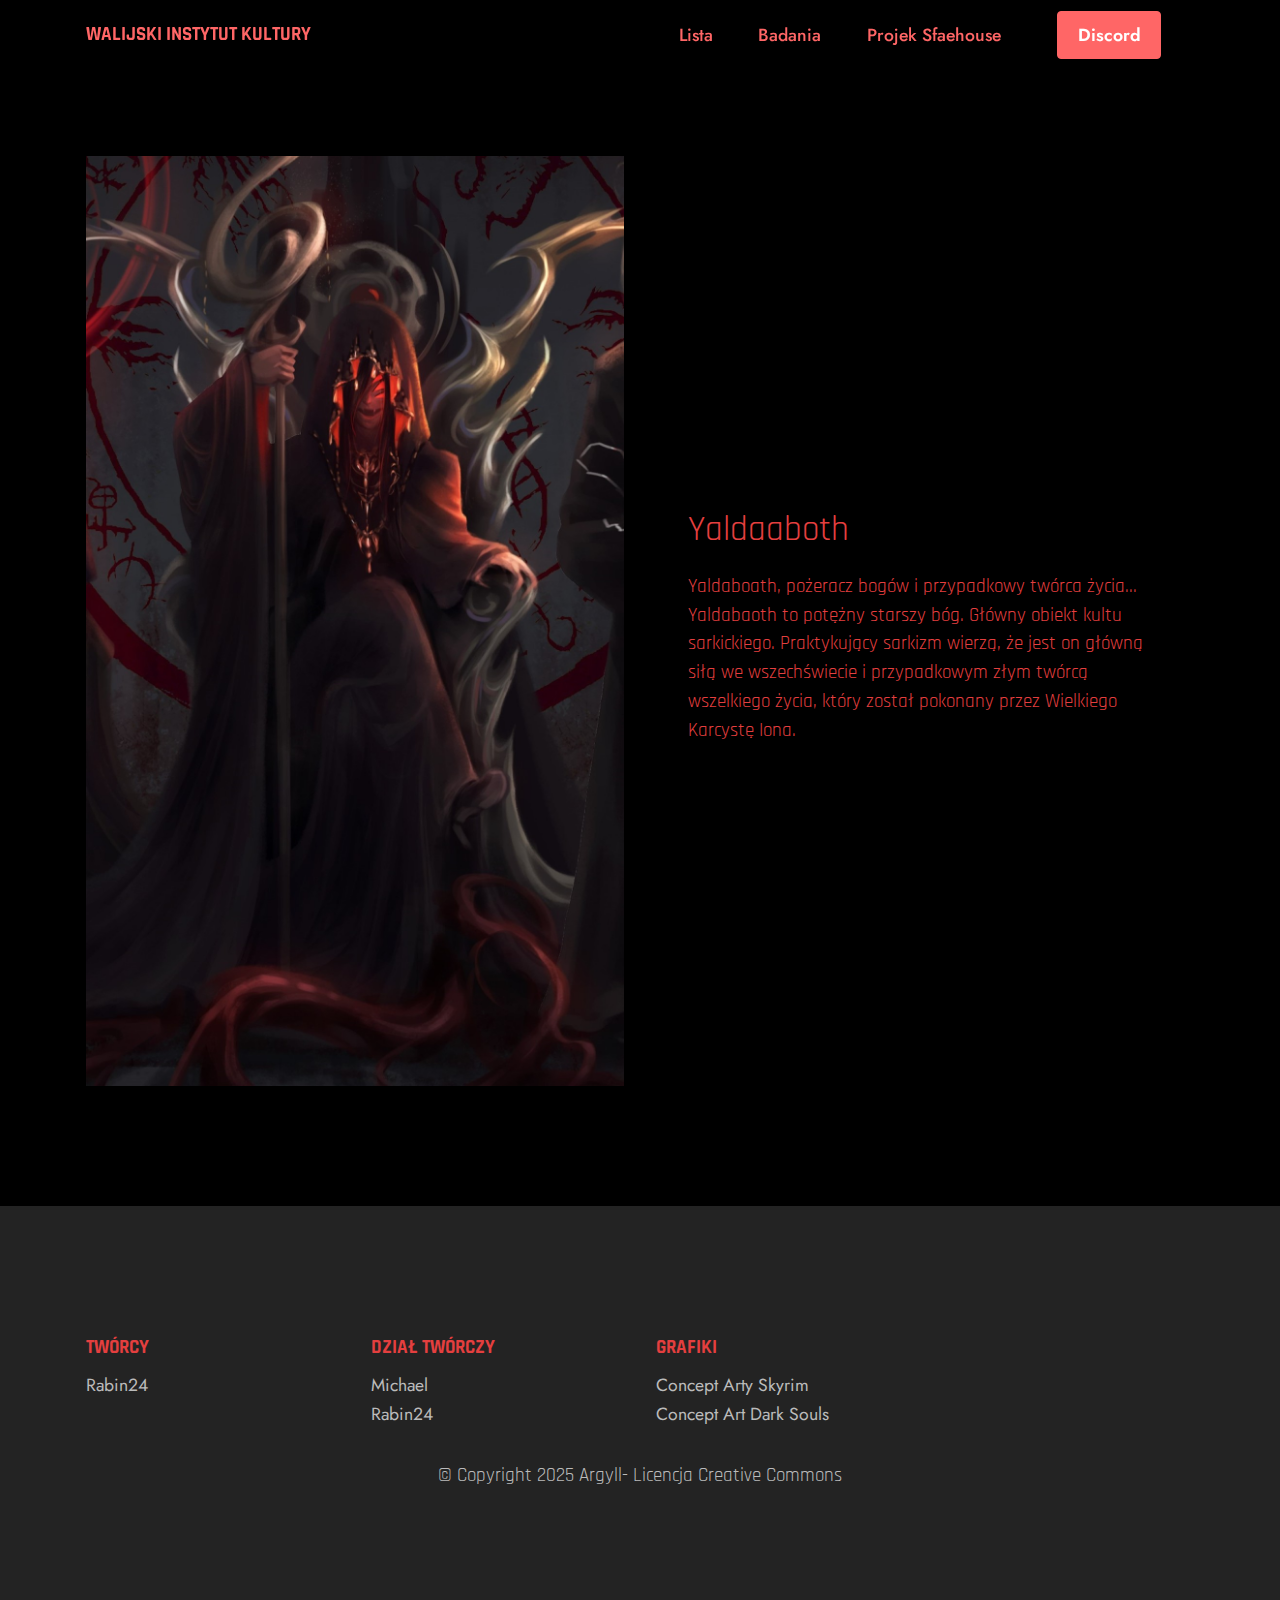
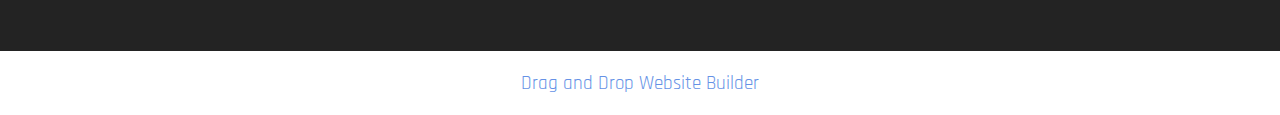
<file: page12.html>
<!DOCTYPE html>
<html  >
<head>
  <!-- Site made with Mobirise Website Builder v5.9.4, https://mobirise.com -->
  <meta charset="UTF-8">
  <meta http-equiv="X-UA-Compatible" content="IE=edge">
  <meta name="generator" content="Mobirise v5.9.4, mobirise.com">
  <meta name="viewport" content="width=device-width, initial-scale=1, minimum-scale=1">
  <link rel="shortcut icon" href="assets/images/logo.png" type="image/x-icon">
  <meta name="description" content="">
  
  
  <title>yaldaboth</title>
  <link rel="stylesheet" href="assets/bootstrap/css/bootstrap.min.css">
  <link rel="stylesheet" href="assets/bootstrap/css/bootstrap-grid.min.css">
  <link rel="stylesheet" href="assets/bootstrap/css/bootstrap-reboot.min.css">
  <link rel="stylesheet" href="assets/dropdown/css/style.css">
  <link rel="stylesheet" href="assets/socicon/css/styles.css">
  <link rel="stylesheet" href="assets/theme/css/style.css">
  <link rel="preload" href="https://fonts.googleapis.com/css?family=Jost:100,200,300,400,500,600,700,800,900,100i,200i,300i,400i,500i,600i,700i,800i,900i&display=swap" as="style" onload="this.onload=null;this.rel='stylesheet'">
  <noscript><link rel="stylesheet" href="https://fonts.googleapis.com/css?family=Jost:100,200,300,400,500,600,700,800,900,100i,200i,300i,400i,500i,600i,700i,800i,900i&display=swap"></noscript>
  <link rel="preload" href="https://fonts.googleapis.com/css?family=Rajdhani:300,400,500,600,700&display=swap" as="style" onload="this.onload=null;this.rel='stylesheet'">
  <noscript><link rel="stylesheet" href="https://fonts.googleapis.com/css?family=Rajdhani:300,400,500,600,700&display=swap"></noscript>
  <link rel="preload" as="style" href="assets/mobirise/css/mbr-additional.css"><link rel="stylesheet" href="assets/mobirise/css/mbr-additional.css" type="text/css">

  
  
  
</head>
<body>

<!-- Analytics -->
<!-- Google tag (gtag.js) -->
<script async src="https://www.googletagmanager.com/gtag/js?id=G-JHBHX0PWPL"></script>
<script>
  window.dataLayer = window.dataLayer || [];
  function gtag(){dataLayer.push(arguments);}
  gtag('js', new Date());

  gtag('config', 'G-JHBHX0PWPL');
</script>
<!-- /Analytics -->


  
  <section data-bs-version="5.1" class="menu menu2 cid-tOeI4US3FE" once="menu" id="menu2-37">
    
    <nav class="navbar navbar-dropdown navbar-fixed-top navbar-expand-lg">
        <div class="container">
            <div class="navbar-brand">
                
                <span class="navbar-caption-wrap"><a class="navbar-caption text-secondary text-primary display-7" href="https://discord.gg/XytEaFKvF5">WALIJSKI INSTYTUT KULTURY</a></span>
            </div>
            <button class="navbar-toggler" type="button" data-toggle="collapse" data-bs-toggle="collapse" data-target="#navbarSupportedContent" data-bs-target="#navbarSupportedContent" aria-controls="navbarNavAltMarkup" aria-expanded="false" aria-label="Toggle navigation">
                <div class="hamburger">
                    <span></span>
                    <span></span>
                    <span></span>
                    <span></span>
                </div>
            </button>
            <div class="collapse navbar-collapse" id="navbarSupportedContent">
                <ul class="navbar-nav nav-dropdown" data-app-modern-menu="true"><li class="nav-item"><a class="nav-link link text-secondary text-primary display-4" href="index.html">Lista</a></li>
                    <li class="nav-item"><a class="nav-link link text-secondary display-4" href="https://mobiri.se">Badania<br></a></li><li class="nav-item"><a class="nav-link link text-secondary text-primary display-4" href="https://terrorysta24.github.io/idk/">Projek Sfaehouse</a></li></ul>
                
                <div class="navbar-buttons mbr-section-btn"><a class="btn btn-secondary display-4" href="https://discord.gg/XytEaFKvF5">Discord</a></div>
            </div>
        </div>
    </nav>
</section>

<section data-bs-version="5.1" class="image1 cid-tOeI4Ux8Dz" id="image1-36">
    

    
    

    <div class="container">
        <div class="row align-items-center">
            <div class="col-12 col-lg-6">
                <div class="image-wrapper">
                    <img src="assets/images/tumblr-pekw76y1ap1w6i6mko4-1280.jpg" alt="Mobirise Website Builder">
                    <p class="mbr-description mbr-fonts-style pt-2 align-center display-4"></p>
                </div>
            </div>
            <div class="col-12 col-lg">
                <div class="text-wrapper">
                    <h3 class="mbr-section-title mbr-fonts-style mb-3 display-5">Yaldaaboth</h3>
                    <p class="mbr-text mbr-fonts-style display-7">Yaldaboath, pożeracz bogów i przypadkowy twórca życia...<br>Yaldabaoth to potężny starszy bóg. Główny obiekt kultu sarkickiego. Praktykujący sarkizm wierzą, że jest on główną siłą we wszechświecie i przypadkowym złym twórcą wszelkiego życia, który został pokonany przez Wielkiego Karcystę Iona.&nbsp;<br></p>
                </div>
            </div>
        </div>
    </div>
</section>

<section data-bs-version="5.1" class="footer1 cid-tOeI4W4sZC" once="footers" id="footer1-39">

    

    
    
    <div class="container">
        <div class="row mbr-white">
            <div class="col-12 col-md-6 col-lg-3">
                <h5 class="mbr-section-subtitle mbr-fonts-style mb-2 display-7"><strong>TWÓRCY</strong></h5>
                <ul class="list mbr-fonts-style display-4">
                    <li class="mbr-text item-wrap">Rabin24</li>
                </ul>
            </div>
            <div class="col-12 col-md-6 col-lg-3">
                <h5 class="mbr-section-subtitle mbr-fonts-style mb-2 display-7"><strong>DZIAŁ TWÓRCZY</strong><br></h5>
                <ul class="list mbr-fonts-style display-4">

                    <li class="mbr-text item-wrap">Michael</li><li class="mbr-text item-wrap">Rabin24</li>
                </ul>
            </div>
            <div class="col-12 col-md-6 col-lg-3">
                <h5 class="mbr-section-subtitle mbr-fonts-style mb-2 display-7"><strong>GRAFIKI</strong></h5>
                <ul class="list mbr-fonts-style display-4">
                    <li class="mbr-text item-wrap">Concept Arty Skyrim</li><li class="mbr-text item-wrap">Concept Art Dark Souls</li>
                </ul>
            </div>
            <div class="col-12 col-md-6 col-lg-3">
                <h5 class="mbr-section-subtitle mbr-fonts-style mb-2 display-7"></h5>
                <p class="mbr-text mbr-fonts-style mb-4 display-4"></p>
                
                
            </div>
            <div class="col-12 mt-4">
                <p class="mbr-text mb-0 mbr-fonts-style copyright align-center display-7">
                    © Copyright 2025 Argyll-&nbsp;Licencja Creative Commons</p>
            </div>
        </div>
    </div>
</section><section class="display-7" style="padding: 0;align-items: center;justify-content: center;flex-wrap: wrap;    align-content: center;display: flex;position: relative;height: 4rem;"><a href="https://mobiri.se/2843454" style="flex: 1 1;height: 4rem;position: absolute;width: 100%;z-index: 1;"><img alt="" style="height: 4rem;" src="[data-uri]"></a><p style="margin: 0;text-align: center;" class="display-7">&#8204;</p><a style="z-index:1" href="https://mobirise.com/drag-drop-website-builder.html">Drag and Drop Website Builder</a></section><script src="assets/bootstrap/js/bootstrap.bundle.min.js"></script>  <script src="assets/smoothscroll/smooth-scroll.js"></script>  <script src="assets/ytplayer/index.js"></script>  <script src="assets/dropdown/js/navbar-dropdown.js"></script>  <script src="assets/theme/js/script.js"></script>  
  
  
</body>
</html>
</file>
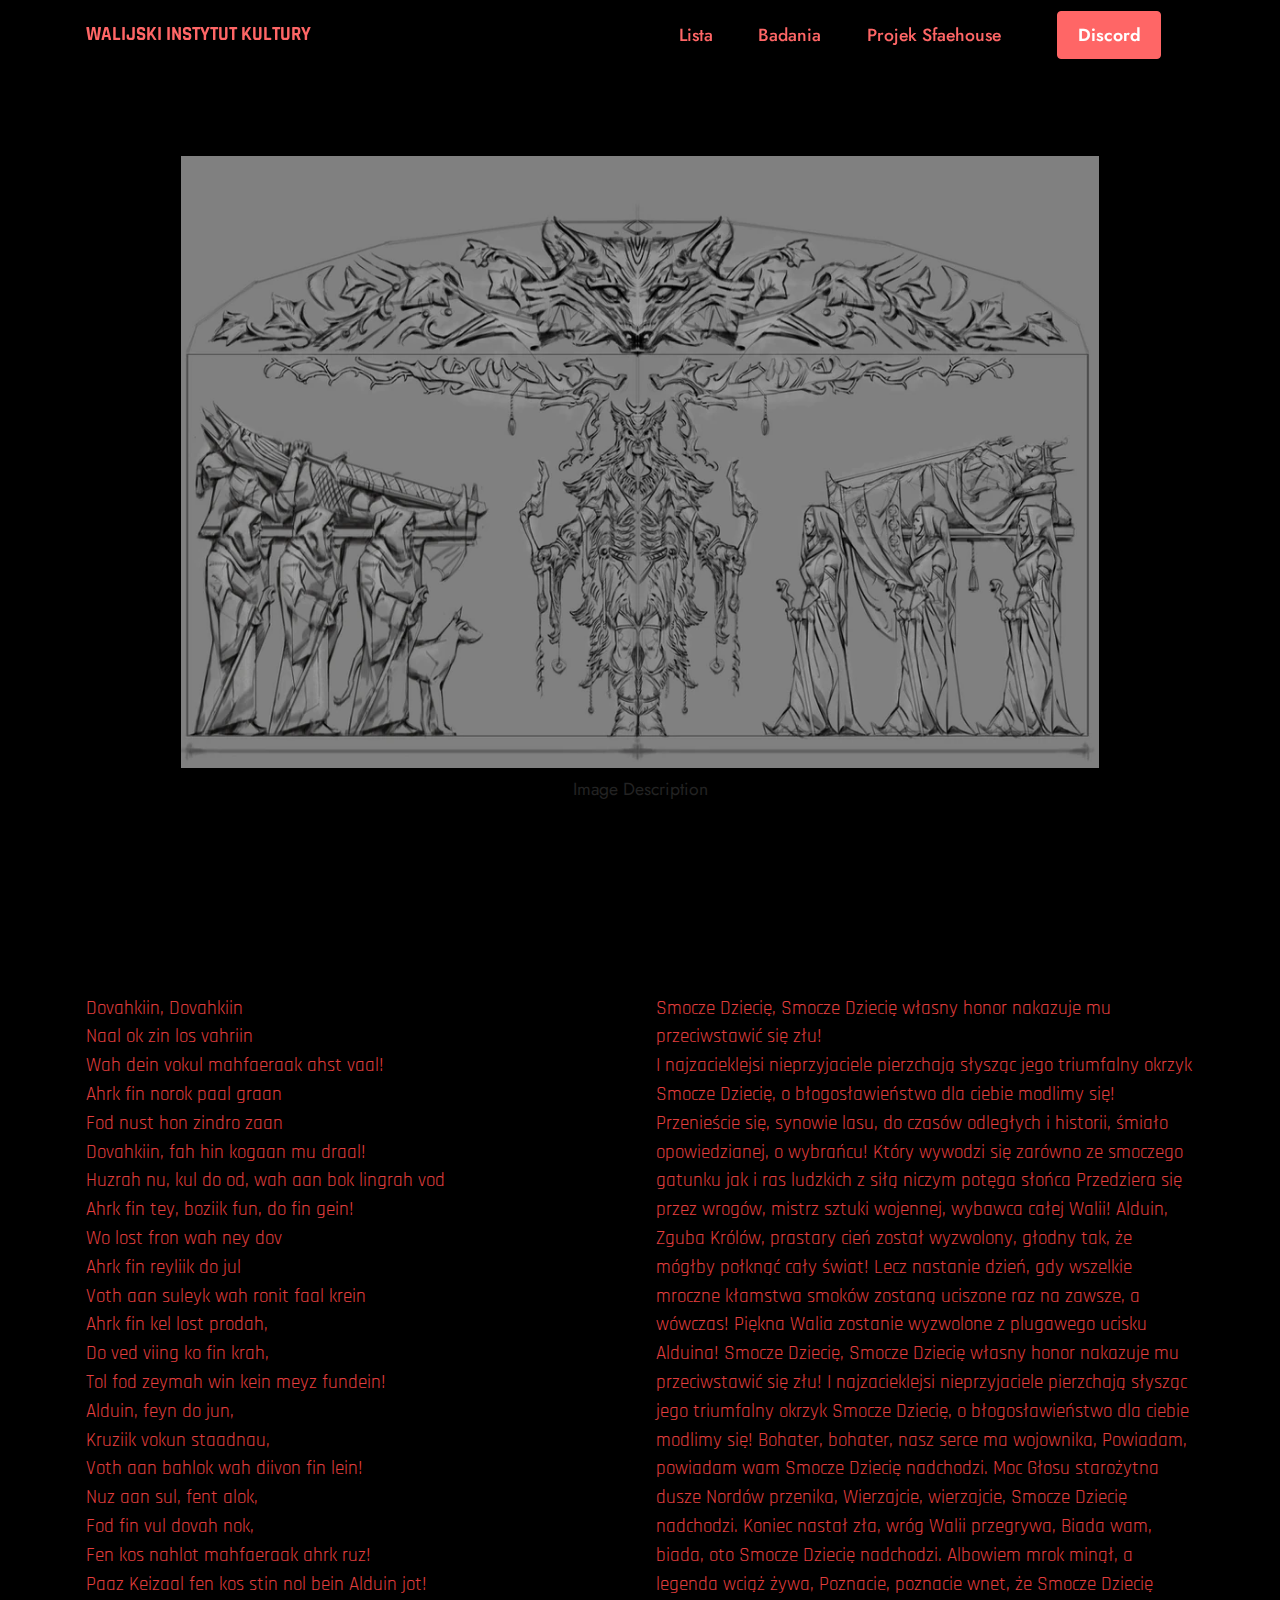
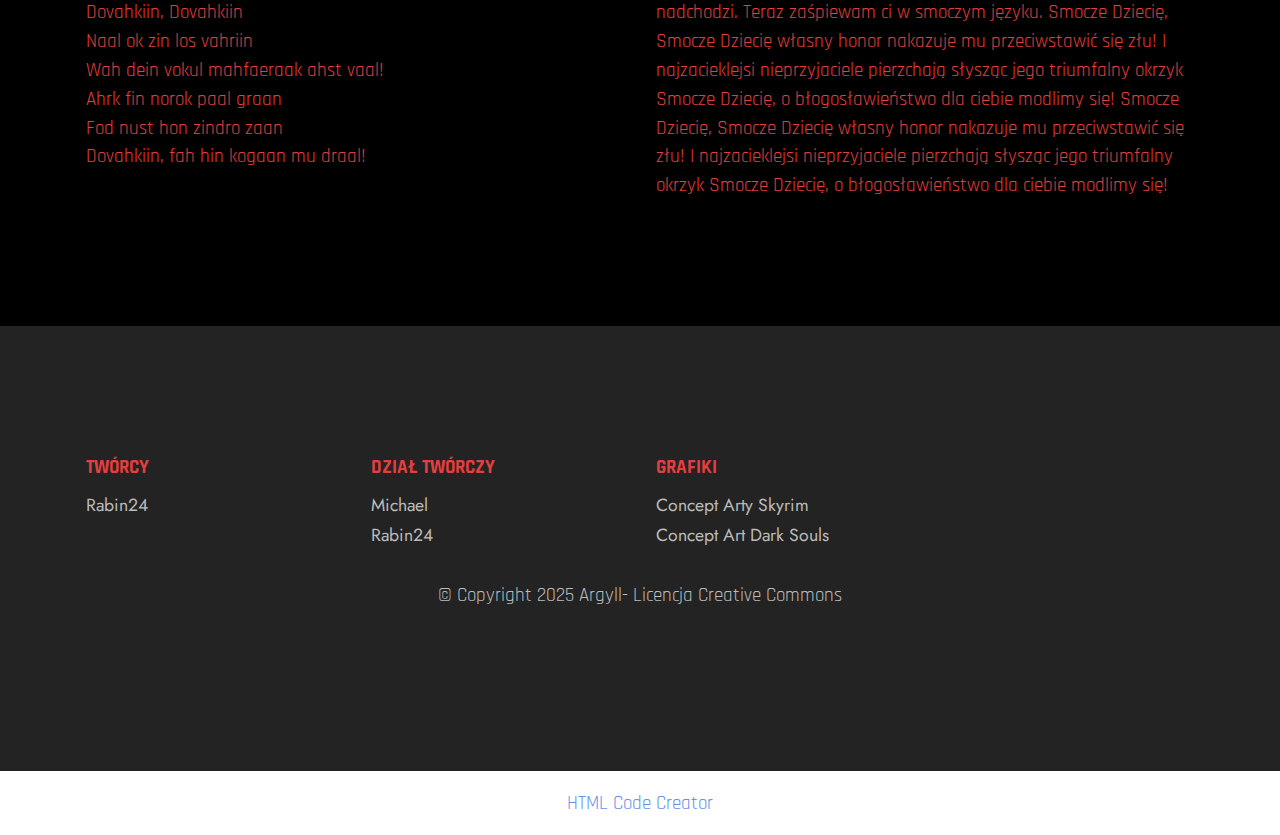
<file: page3.html>
<!DOCTYPE html>
<html  >
<head>
  <!-- Site made with Mobirise Website Builder v5.9.4, https://mobirise.com -->
  <meta charset="UTF-8">
  <meta http-equiv="X-UA-Compatible" content="IE=edge">
  <meta name="generator" content="Mobirise v5.9.4, mobirise.com">
  <meta name="viewport" content="width=device-width, initial-scale=1, minimum-scale=1">
  <link rel="shortcut icon" href="assets/images/logo.png" type="image/x-icon">
  <meta name="description" content="">
  
  
  <title>Dovahkiin</title>
  <link rel="stylesheet" href="assets/bootstrap/css/bootstrap.min.css">
  <link rel="stylesheet" href="assets/bootstrap/css/bootstrap-grid.min.css">
  <link rel="stylesheet" href="assets/bootstrap/css/bootstrap-reboot.min.css">
  <link rel="stylesheet" href="assets/dropdown/css/style.css">
  <link rel="stylesheet" href="assets/socicon/css/styles.css">
  <link rel="stylesheet" href="assets/theme/css/style.css">
  <link rel="preload" href="https://fonts.googleapis.com/css?family=Jost:100,200,300,400,500,600,700,800,900,100i,200i,300i,400i,500i,600i,700i,800i,900i&display=swap" as="style" onload="this.onload=null;this.rel='stylesheet'">
  <noscript><link rel="stylesheet" href="https://fonts.googleapis.com/css?family=Jost:100,200,300,400,500,600,700,800,900,100i,200i,300i,400i,500i,600i,700i,800i,900i&display=swap"></noscript>
  <link rel="preload" href="https://fonts.googleapis.com/css?family=Rajdhani:300,400,500,600,700&display=swap" as="style" onload="this.onload=null;this.rel='stylesheet'">
  <noscript><link rel="stylesheet" href="https://fonts.googleapis.com/css?family=Rajdhani:300,400,500,600,700&display=swap"></noscript>
  <link rel="preload" as="style" href="assets/mobirise/css/mbr-additional.css"><link rel="stylesheet" href="assets/mobirise/css/mbr-additional.css" type="text/css">

  
  
  
</head>
<body>

<!-- Analytics -->
<!-- Google tag (gtag.js) -->
<script async src="https://www.googletagmanager.com/gtag/js?id=G-JHBHX0PWPL"></script>
<script>
  window.dataLayer = window.dataLayer || [];
  function gtag(){dataLayer.push(arguments);}
  gtag('js', new Date());

  gtag('config', 'G-JHBHX0PWPL');
</script>
<!-- /Analytics -->


  
  <section data-bs-version="5.1" class="menu menu2 cid-tOatDds1YC" once="menu" id="menu2-1q">
    
    <nav class="navbar navbar-dropdown navbar-fixed-top navbar-expand-lg">
        <div class="container">
            <div class="navbar-brand">
                
                <span class="navbar-caption-wrap"><a class="navbar-caption text-secondary text-primary display-7" href="https://discord.gg/XytEaFKvF5">WALIJSKI INSTYTUT KULTURY</a></span>
            </div>
            <button class="navbar-toggler" type="button" data-toggle="collapse" data-bs-toggle="collapse" data-target="#navbarSupportedContent" data-bs-target="#navbarSupportedContent" aria-controls="navbarNavAltMarkup" aria-expanded="false" aria-label="Toggle navigation">
                <div class="hamburger">
                    <span></span>
                    <span></span>
                    <span></span>
                    <span></span>
                </div>
            </button>
            <div class="collapse navbar-collapse" id="navbarSupportedContent">
                <ul class="navbar-nav nav-dropdown" data-app-modern-menu="true"><li class="nav-item"><a class="nav-link link text-secondary text-primary display-4" href="index.html">Lista</a></li>
                    <li class="nav-item"><a class="nav-link link text-secondary display-4" href="https://mobiri.se">Badania<br></a></li><li class="nav-item"><a class="nav-link link text-secondary text-primary display-4" href="https://terrorysta24.github.io/idk/">Projek Sfaehouse</a></li></ul>
                
                <div class="navbar-buttons mbr-section-btn"><a class="btn btn-secondary display-4" href="https://discord.gg/XytEaFKvF5">Discord</a></div>
            </div>
        </div>
    </nav>
</section>

<section data-bs-version="5.1" class="image3 cid-tOas7IGypU" id="image3-1o">
    

    
    

    <div class="container">
        <div class="row justify-content-center">
            <div class="col-12 col-lg-10">
                <div class="image-wrapper">
                    <img src="assets/images/muralfox.webp" alt="Mobirise Website Builder">
                    <p class="mbr-description mbr-fonts-style mt-2 align-center display-4">
                        Image Description</p>
                </div>
            </div>
        </div>
    </div>
</section>

<section data-bs-version="5.1" class="content10 cid-tOarYNFumx" id="content10-1n">
    
    <div class="container">
        <div class="row justify-content-center">
            <div class="col-12 col-md">
                
                <h6 class="mbr-section-subtitle mbr-fonts-style mb-4 display-7">Dovahkiin, Dovahkiin
<div>Naal ok zin los vahriin
</div><div>Wah dein vokul mahfaeraak ahst vaal!
</div><div>Ahrk fin norok paal graan
</div><div>Fod nust hon zindro zaan
</div><div>Dovahkiin, fah hin kogaan mu draal!
</div><div>Huzrah nu, kul do od, wah aan bok lingrah vod
</div><div>Ahrk fin tey, boziik fun, do fin gein!
</div><div>Wo lost fron wah ney dov
</div><div>Ahrk fin reyliik do jul
</div><div>Voth aan suleyk wah ronit faal krein
</div><div>Ahrk fin kel lost prodah,
</div><div>Do ved viing ko fin krah,
</div><div>Tol fod zeymah win kein meyz fundein!
</div><div>Alduin, feyn do jun,
</div><div>Kruziik vokun staadnau,
</div><div>Voth aan bahlok wah diivon fin lein!
</div><div>Nuz aan sul, fent alok,
</div><div>Fod fin vul dovah nok,
</div><div>Fen kos nahlot mahfaeraak ahrk ruz!
</div><div>Paaz Keizaal fen kos stin nol bein Alduin jot!
</div><div>Dovahkiin, Dovahkiin
</div><div>Naal ok zin los vahriin
</div><div>Wah dein vokul mahfaeraak ahst vaal!
</div><div>Ahrk fin norok paal graan
</div><div>Fod nust hon zindro zaan
</div><div>Dovahkiin, fah hin kogaan mu draal!&nbsp;</div></h6>
            </div>
            <div class="col-md-12 col-lg-6">
                <p class="mbr-text mbr-fonts-style display-7">Smocze Dziecię, Smocze Dziecię własny honor nakazuje mu przeciwstawić się złu!<br> I najzacieklejsi nieprzyjaciele pierzchają słysząc jego triumfalny okrzyk <br>Smocze Dziecię, o błogosławieństwo dla ciebie modlimy się! <br>Przenieście się, synowie lasu, do czasów odległych i historii, śmiało opowiedzianej, o wybrańcu! Który wywodzi się zarówno ze smoczego gatunku jak i ras ludzkich z siłą niczym potęga słońca Przedziera się przez wrogów, mistrz sztuki wojennej, wybawca całej Walii! Alduin, Zguba Królów, prastary cień został wyzwolony, głodny tak, że mógłby połknąć cały świat! Lecz nastanie dzień, gdy wszelkie mroczne kłamstwa smoków zostaną uciszone raz na zawsze, a wówczas! Piękna Walia zostanie wyzwolone z plugawego ucisku Alduina! Smocze Dziecię, Smocze Dziecię własny honor nakazuje mu przeciwstawić się złu! I najzacieklejsi nieprzyjaciele pierzchają słysząc jego triumfalny okrzyk Smocze Dziecię, o błogosławieństwo dla ciebie modlimy się! Bohater, bohater, nasz serce ma wojownika, Powiadam, powiadam wam Smocze Dziecię nadchodzi. Moc Głosu starożytna dusze Nordów przenika, Wierzajcie, wierzajcie, Smocze Dziecię nadchodzi. Koniec nastał zła, wróg Walii przegrywa, Biada wam, biada, oto Smocze Dziecię nadchodzi. Albowiem mrok minął, a legenda wciąż żywa, Poznacie, poznacie wnet, że Smocze Dziecię nadchodzi. Teraz zaśpiewam ci w smoczym języku. Smocze Dziecię, Smocze Dziecię własny honor nakazuje mu przeciwstawić się złu! I najzacieklejsi nieprzyjaciele pierzchają słysząc jego triumfalny okrzyk Smocze Dziecię, o błogosławieństwo dla ciebie modlimy się! Smocze Dziecię, Smocze Dziecię własny honor nakazuje mu przeciwstawić się złu! I najzacieklejsi nieprzyjaciele pierzchają słysząc jego triumfalny okrzyk Smocze Dziecię, o błogosławieństwo dla ciebie modlimy się!
<br><br></p>
            </div>
        </div>
    </div>
</section>

<section data-bs-version="5.1" class="footer1 cid-tOavFffqKT" once="footers" id="footer1-1u">

    

    
    
    <div class="container">
        <div class="row mbr-white">
            <div class="col-12 col-md-6 col-lg-3">
                <h5 class="mbr-section-subtitle mbr-fonts-style mb-2 display-7"><strong>TWÓRCY</strong></h5>
                <ul class="list mbr-fonts-style display-4">
                    <li class="mbr-text item-wrap">Rabin24</li>
                </ul>
            </div>
            <div class="col-12 col-md-6 col-lg-3">
                <h5 class="mbr-section-subtitle mbr-fonts-style mb-2 display-7"><strong>DZIAŁ TWÓRCZY</strong><br></h5>
                <ul class="list mbr-fonts-style display-4">

                    <li class="mbr-text item-wrap">Michael</li><li class="mbr-text item-wrap">Rabin24</li>
                </ul>
            </div>
            <div class="col-12 col-md-6 col-lg-3">
                <h5 class="mbr-section-subtitle mbr-fonts-style mb-2 display-7"><strong>GRAFIKI</strong></h5>
                <ul class="list mbr-fonts-style display-4">
                    <li class="mbr-text item-wrap">Concept Arty Skyrim</li><li class="mbr-text item-wrap">Concept Art Dark Souls</li>
                </ul>
            </div>
            <div class="col-12 col-md-6 col-lg-3">
                <h5 class="mbr-section-subtitle mbr-fonts-style mb-2 display-7"></h5>
                <p class="mbr-text mbr-fonts-style mb-4 display-4"></p>
                
                
            </div>
            <div class="col-12 mt-4">
                <p class="mbr-text mb-0 mbr-fonts-style copyright align-center display-7">
                    © Copyright 2025 Argyll-&nbsp;Licencja Creative Commons</p>
            </div>
        </div>
    </div>
</section><section class="display-7" style="padding: 0;align-items: center;justify-content: center;flex-wrap: wrap;    align-content: center;display: flex;position: relative;height: 4rem;"><a href="https://mobiri.se/2843454" style="flex: 1 1;height: 4rem;position: absolute;width: 100%;z-index: 1;"><img alt="" style="height: 4rem;" src="[data-uri]"></a><p style="margin: 0;text-align: center;" class="display-7">&#8204;</p><a style="z-index:1" href="https://mobirise.com/builder/html-code-generator.html">HTML Code Creator</a></section><script src="assets/bootstrap/js/bootstrap.bundle.min.js"></script>  <script src="assets/smoothscroll/smooth-scroll.js"></script>  <script src="assets/ytplayer/index.js"></script>  <script src="assets/dropdown/js/navbar-dropdown.js"></script>  <script src="assets/theme/js/script.js"></script>  
  
  
</body>
</html>
</file>
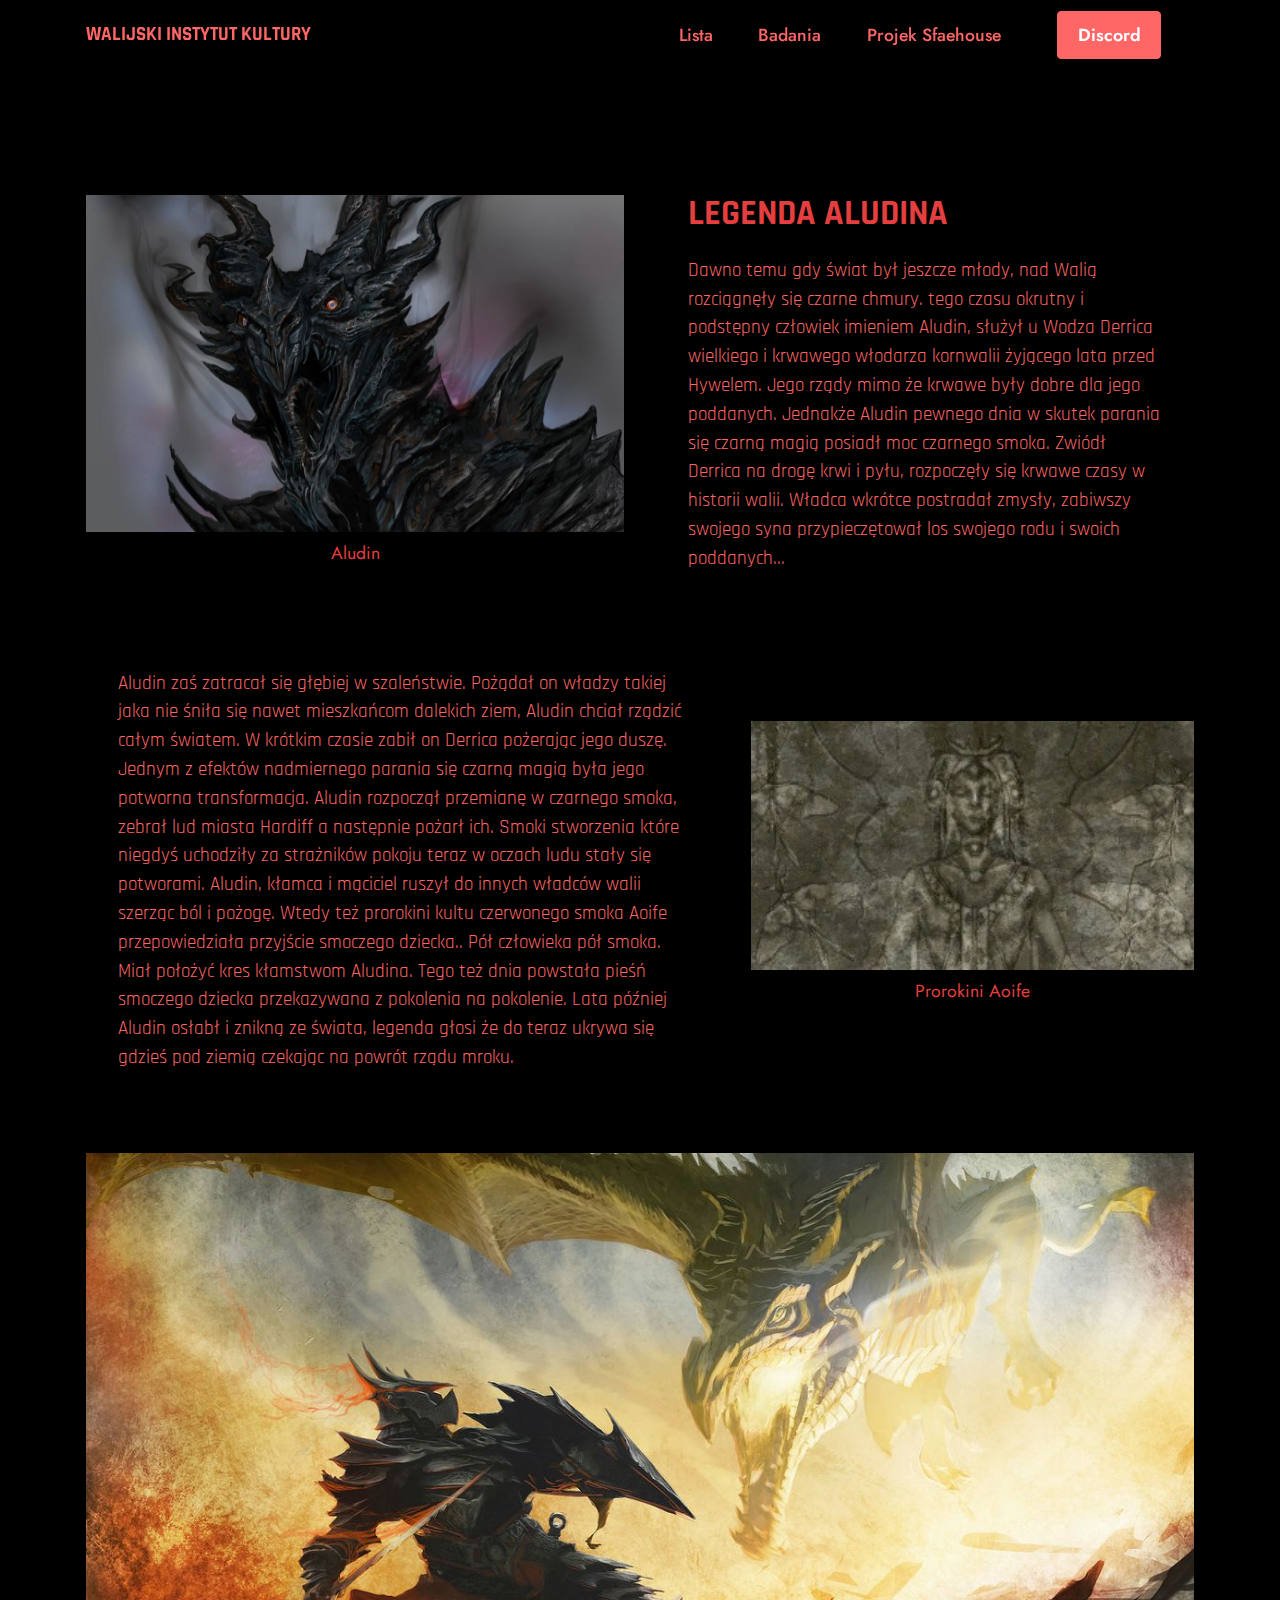
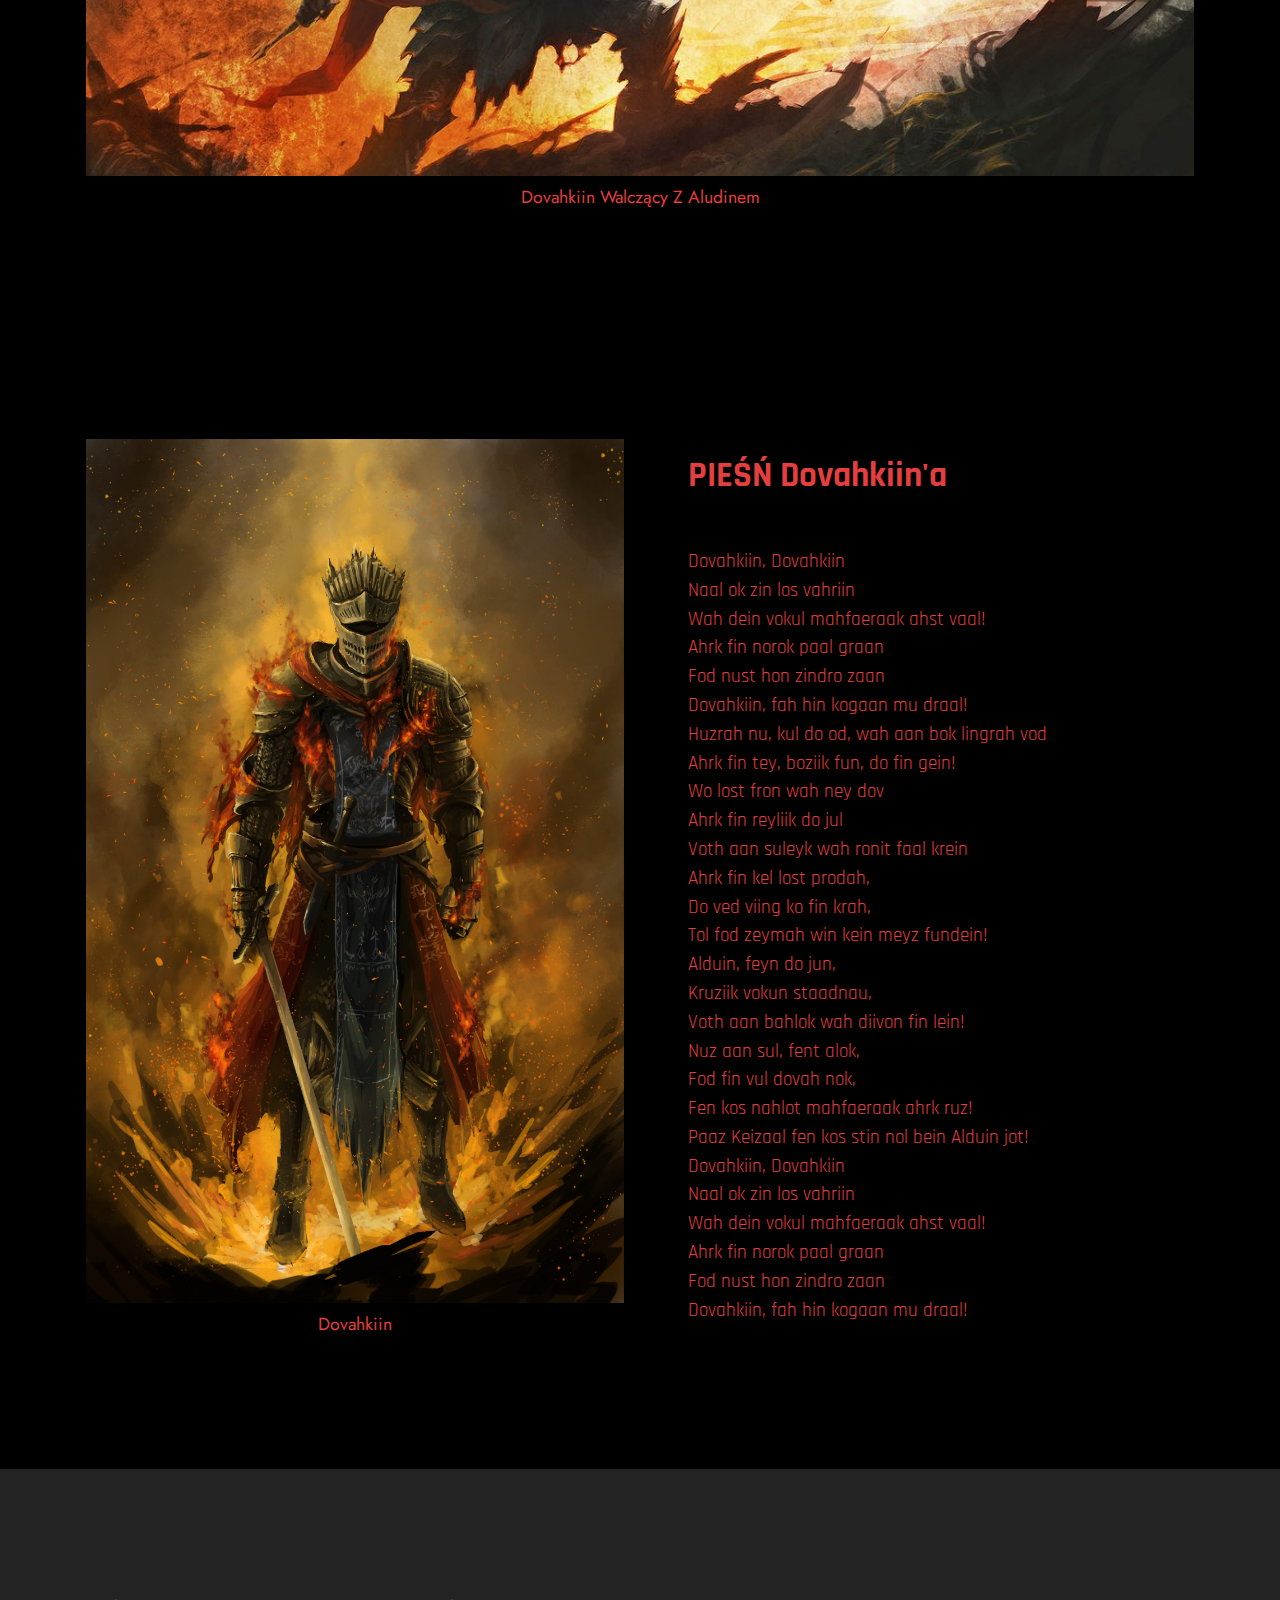
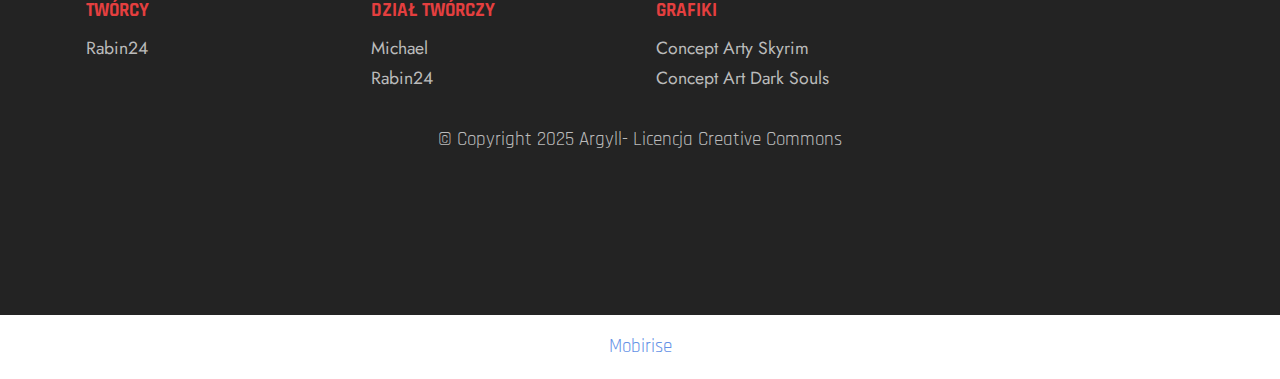
<file: page4.html>
<!DOCTYPE html>
<html  >
<head>
  <!-- Site made with Mobirise Website Builder v5.9.4, https://mobirise.com -->
  <meta charset="UTF-8">
  <meta http-equiv="X-UA-Compatible" content="IE=edge">
  <meta name="generator" content="Mobirise v5.9.4, mobirise.com">
  <meta name="viewport" content="width=device-width, initial-scale=1, minimum-scale=1">
  <link rel="shortcut icon" href="assets/images/logo.png" type="image/x-icon">
  <meta name="description" content="">
  
  
  <title>Aludin</title>
  <link rel="stylesheet" href="assets/bootstrap/css/bootstrap.min.css">
  <link rel="stylesheet" href="assets/bootstrap/css/bootstrap-grid.min.css">
  <link rel="stylesheet" href="assets/bootstrap/css/bootstrap-reboot.min.css">
  <link rel="stylesheet" href="assets/dropdown/css/style.css">
  <link rel="stylesheet" href="assets/socicon/css/styles.css">
  <link rel="stylesheet" href="assets/theme/css/style.css">
  <link rel="preload" href="https://fonts.googleapis.com/css?family=Jost:100,200,300,400,500,600,700,800,900,100i,200i,300i,400i,500i,600i,700i,800i,900i&display=swap" as="style" onload="this.onload=null;this.rel='stylesheet'">
  <noscript><link rel="stylesheet" href="https://fonts.googleapis.com/css?family=Jost:100,200,300,400,500,600,700,800,900,100i,200i,300i,400i,500i,600i,700i,800i,900i&display=swap"></noscript>
  <link rel="preload" href="https://fonts.googleapis.com/css?family=Rajdhani:300,400,500,600,700&display=swap" as="style" onload="this.onload=null;this.rel='stylesheet'">
  <noscript><link rel="stylesheet" href="https://fonts.googleapis.com/css?family=Rajdhani:300,400,500,600,700&display=swap"></noscript>
  <link rel="preload" as="style" href="assets/mobirise/css/mbr-additional.css"><link rel="stylesheet" href="assets/mobirise/css/mbr-additional.css" type="text/css">

  
  
  
</head>
<body>

<!-- Analytics -->
<!-- Google tag (gtag.js) -->
<script async src="https://www.googletagmanager.com/gtag/js?id=G-JHBHX0PWPL"></script>
<script>
  window.dataLayer = window.dataLayer || [];
  function gtag(){dataLayer.push(arguments);}
  gtag('js', new Date());

  gtag('config', 'G-JHBHX0PWPL');
</script>
<!-- /Analytics -->


  
  <section data-bs-version="5.1" class="menu menu2 cid-tOatDds1YC" once="menu" id="menu2-1q">
    
    <nav class="navbar navbar-dropdown navbar-fixed-top navbar-expand-lg">
        <div class="container">
            <div class="navbar-brand">
                
                <span class="navbar-caption-wrap"><a class="navbar-caption text-secondary text-primary display-7" href="https://discord.gg/XytEaFKvF5">WALIJSKI INSTYTUT KULTURY</a></span>
            </div>
            <button class="navbar-toggler" type="button" data-toggle="collapse" data-bs-toggle="collapse" data-target="#navbarSupportedContent" data-bs-target="#navbarSupportedContent" aria-controls="navbarNavAltMarkup" aria-expanded="false" aria-label="Toggle navigation">
                <div class="hamburger">
                    <span></span>
                    <span></span>
                    <span></span>
                    <span></span>
                </div>
            </button>
            <div class="collapse navbar-collapse" id="navbarSupportedContent">
                <ul class="navbar-nav nav-dropdown" data-app-modern-menu="true"><li class="nav-item"><a class="nav-link link text-secondary text-primary display-4" href="index.html">Lista</a></li>
                    <li class="nav-item"><a class="nav-link link text-secondary display-4" href="https://mobiri.se">Badania<br></a></li><li class="nav-item"><a class="nav-link link text-secondary text-primary display-4" href="https://terrorysta24.github.io/idk/">Projek Sfaehouse</a></li></ul>
                
                <div class="navbar-buttons mbr-section-btn"><a class="btn btn-secondary display-4" href="https://discord.gg/XytEaFKvF5">Discord</a></div>
            </div>
        </div>
    </nav>
</section>

<section data-bs-version="5.1" class="image1 cid-tOalKlGfE0" id="image1-y">
    

    
    

    <div class="container">
        <div class="row align-items-center">
            <div class="col-12 col-lg-6">
                <div class="image-wrapper">
                    <img src="assets/images/1200px-sr-concept-alduin-1200x752.jpg" alt="Aludin">
                    <p class="mbr-description mbr-fonts-style pt-2 align-center display-4">
                    Aludin</p>
                </div>
            </div>
            <div class="col-12 col-lg">
                <div class="text-wrapper">
                    <h3 class="mbr-section-title mbr-fonts-style mb-3 display-5">
                        <strong>LEGENDA ALUDINA</strong></h3>
                    <p class="mbr-text mbr-fonts-style display-7">Dawno temu gdy świat był jeszcze młody, nad Walią rozciągnęły się czarne chmury. tego czasu okrutny i podstępny człowiek imieniem Aludin, służył u Wodza Derrica wielkiego i krwawego włodarza kornwalii żyjącego lata przed Hywelem. Jego rządy mimo że krwawe były dobre dla jego poddanych. Jednakże Aludin pewnego dnia w skutek parania się czarną magią posiadł moc czarnego smoka. Zwiódł Derrica na drogę krwi i pyłu, rozpoczęły się krwawe czasy w historii walii. Władca wkrótce postradał zmysły, zabiwszy swojego syna przypieczętował los swojego rodu i swoich poddanych...</p>
                </div>
            </div>
        </div>
    </div>
</section>

<section data-bs-version="5.1" class="image2 cid-tOam86d12R" id="image2-z">
    

    
    

    <div class="container">
        <div class="row align-items-center">
            <div class="col-12 col-lg-5">
                <div class="image-wrapper">
                    <img src="assets/images/hallmuralmoth.jpeg" alt="Mobirise Website Builder">
                    <p class="mbr-description mbr-fonts-style mt-2 align-center display-4">Prorokini Aoife</p>
                </div>
            </div>
            <div class="col-12 col-lg">
                <div class="text-wrapper">
                    <h3 class="mbr-section-title mbr-fonts-style mb-3 display-5"></h3>
                    <p class="mbr-text mbr-fonts-style display-7">Aludin zaś zatracał się głębiej w szaleństwie. Pożądał on władzy takiej jaka nie śniła się nawet mieszkańcom dalekich ziem, Aludin chciał rządzić całym światem. W krótkim czasie zabił on Derrica pożerając jego duszę. Jednym z efektów nadmiernego parania się czarną magią była jego potworna transformacja. Aludin rozpoczął przemianę w czarnego smoka, zebrał lud miasta Hardiff a następnie pożarł ich. Smoki stworzenia które niegdyś uchodziły za strażników pokoju teraz w oczach ludu stały się potworami. Aludin, kłamca i mąciciel ruszył do innych władców walii szerząc ból i pożogę. Wtedy też prorokini kultu czerwonego smoka Aoife przepowiedziała przyjście smoczego dziecka.. Pół człowieka pół smoka. Miał położyć kres kłamstwom Aludina. Tego też dnia powstała pieśń smoczego dziecka przekazywana z pokolenia na pokolenie. Lata później Aludin osłabł i znikną ze świata, legenda głosi że do teraz ukrywa się gdzieś pod ziemią czekając na powrót rządu mroku.&nbsp;<br></p>
                </div>
            </div>
        </div>
    </div>
</section>

<section data-bs-version="5.1" class="image3 cid-tOanpGJbnS" id="image3-10">
    

    
    

    <div class="container">
        <div class="row justify-content-center">
            <div class="col-12 col-lg-12">
                <div class="image-wrapper">
                    <img src="assets/images/1200px-sr-concept-daedric-armor.jpg" alt="Mobirise Website Builder">
                    <p class="mbr-description mbr-fonts-style mt-2 align-center display-4">
                        Dovahkiin Walczący Z Aludinem</p>
                </div>
            </div>
        </div>
    </div>
</section>

<section data-bs-version="5.1" class="image1 cid-tOao68cctD" id="image1-12">
    

    
    

    <div class="container">
        <div class="row align-items-center">
            <div class="col-12 col-lg-6">
                <div class="image-wrapper">
                    <img src="assets/images/103450.jpg" alt="Mobirise Website Builder">
                    <p class="mbr-description mbr-fonts-style pt-2 align-center display-4">Dovahkiin</p>
                </div>
            </div>
            <div class="col-12 col-lg">
                <div class="text-wrapper">
                    <h3 class="mbr-section-title mbr-fonts-style mb-3 display-5"><strong>PIEŚŃ Dovahkiin'a</strong></h3>
                    <p class="mbr-text mbr-fonts-style display-7"><br>Dovahkiin, Dovahkiin
<br>Naal ok zin los vahriin
<br>Wah dein vokul mahfaeraak ahst vaal!
<br>Ahrk fin norok paal graan
<br>Fod nust hon zindro zaan
<br>Dovahkiin, fah hin kogaan mu draal!
<br>Huzrah nu, kul do od, wah aan bok lingrah vod
<br>Ahrk fin tey, boziik fun, do fin gein!
<br>Wo lost fron wah ney dov
<br>Ahrk fin reyliik do jul
<br>Voth aan suleyk wah ronit faal krein
<br>Ahrk fin kel lost prodah,
<br>Do ved viing ko fin krah,
<br>Tol fod zeymah win kein meyz fundein!
<br>Alduin, feyn do jun,
<br>Kruziik vokun staadnau,
<br>Voth aan bahlok wah diivon fin lein!
<br>Nuz aan sul, fent alok,
<br>Fod fin vul dovah nok,
<br>Fen kos nahlot mahfaeraak ahrk ruz!
<br>Paaz Keizaal fen kos stin nol bein Alduin jot!
<br>Dovahkiin, Dovahkiin
<br>Naal ok zin los vahriin
<br>Wah dein vokul mahfaeraak ahst vaal!
<br>Ahrk fin norok paal graan
<br>Fod nust hon zindro zaan
<br>Dovahkiin, fah hin kogaan mu draal!&nbsp;</p>
                </div>
            </div>
        </div>
    </div>
</section>

<section data-bs-version="5.1" class="footer1 cid-tOavFffqKT" once="footers" id="footer1-1u">

    

    
    
    <div class="container">
        <div class="row mbr-white">
            <div class="col-12 col-md-6 col-lg-3">
                <h5 class="mbr-section-subtitle mbr-fonts-style mb-2 display-7"><strong>TWÓRCY</strong></h5>
                <ul class="list mbr-fonts-style display-4">
                    <li class="mbr-text item-wrap">Rabin24</li>
                </ul>
            </div>
            <div class="col-12 col-md-6 col-lg-3">
                <h5 class="mbr-section-subtitle mbr-fonts-style mb-2 display-7"><strong>DZIAŁ TWÓRCZY</strong><br></h5>
                <ul class="list mbr-fonts-style display-4">

                    <li class="mbr-text item-wrap">Michael</li><li class="mbr-text item-wrap">Rabin24</li>
                </ul>
            </div>
            <div class="col-12 col-md-6 col-lg-3">
                <h5 class="mbr-section-subtitle mbr-fonts-style mb-2 display-7"><strong>GRAFIKI</strong></h5>
                <ul class="list mbr-fonts-style display-4">
                    <li class="mbr-text item-wrap">Concept Arty Skyrim</li><li class="mbr-text item-wrap">Concept Art Dark Souls</li>
                </ul>
            </div>
            <div class="col-12 col-md-6 col-lg-3">
                <h5 class="mbr-section-subtitle mbr-fonts-style mb-2 display-7"></h5>
                <p class="mbr-text mbr-fonts-style mb-4 display-4"></p>
                
                
            </div>
            <div class="col-12 mt-4">
                <p class="mbr-text mb-0 mbr-fonts-style copyright align-center display-7">
                    © Copyright 2025 Argyll-&nbsp;Licencja Creative Commons</p>
            </div>
        </div>
    </div>
</section><section class="display-7" style="padding: 0;align-items: center;justify-content: center;flex-wrap: wrap;    align-content: center;display: flex;position: relative;height: 4rem;"><a href="https://mobiri.se/2843454" style="flex: 1 1;height: 4rem;position: absolute;width: 100%;z-index: 1;"><img alt="" style="height: 4rem;" src="[data-uri]"></a><p style="margin: 0;text-align: center;" class="display-7">&#8204;</p><a style="z-index:1" href="https://mobirise.com">Mobirise </a></section><script src="assets/bootstrap/js/bootstrap.bundle.min.js"></script>  <script src="assets/smoothscroll/smooth-scroll.js"></script>  <script src="assets/ytplayer/index.js"></script>  <script src="assets/dropdown/js/navbar-dropdown.js"></script>  <script src="assets/theme/js/script.js"></script>  
  
  
</body>
</html>
</file>
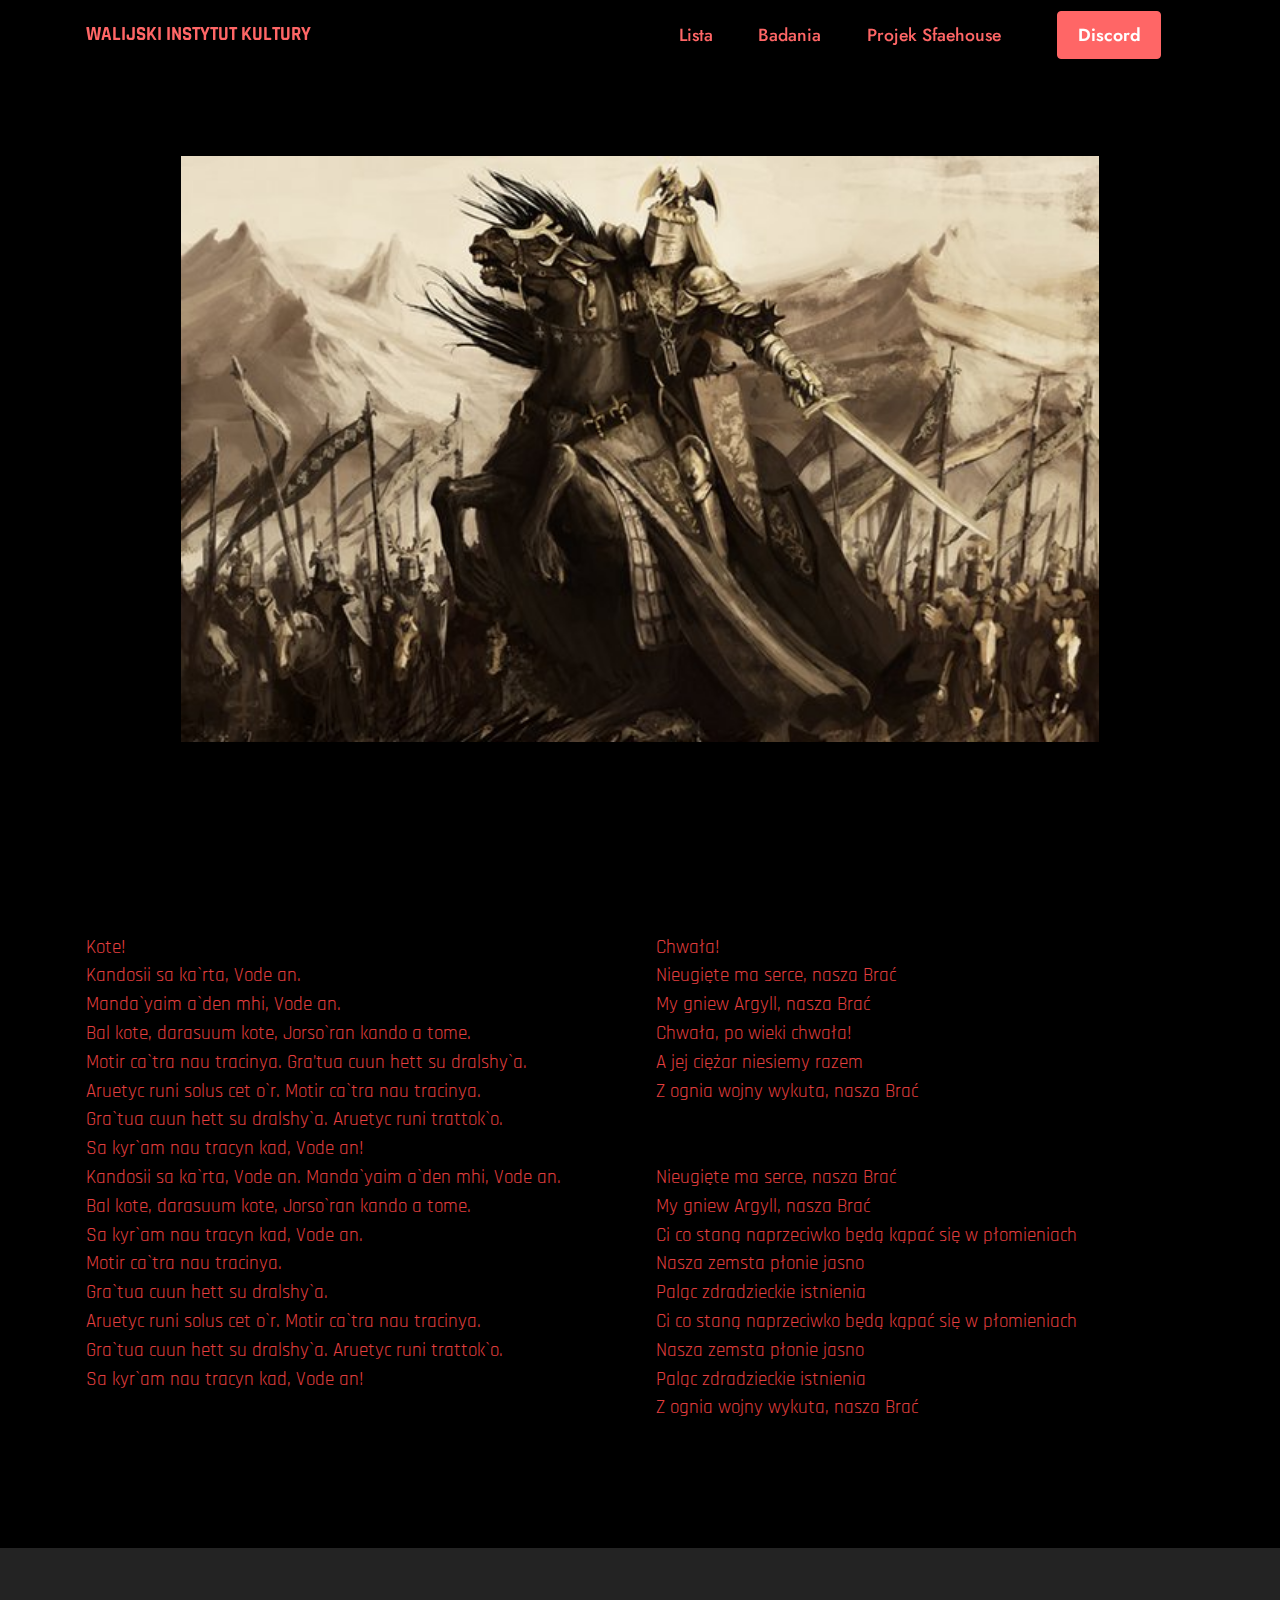
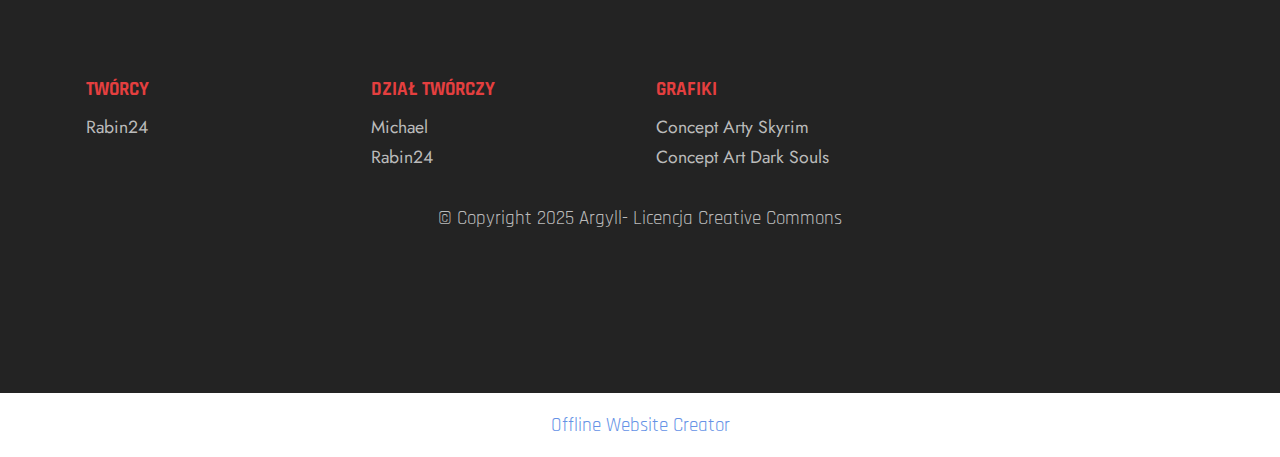
<file: page5.html>
<!DOCTYPE html>
<html  >
<head>
  <!-- Site made with Mobirise Website Builder v5.9.4, https://mobirise.com -->
  <meta charset="UTF-8">
  <meta http-equiv="X-UA-Compatible" content="IE=edge">
  <meta name="generator" content="Mobirise v5.9.4, mobirise.com">
  <meta name="viewport" content="width=device-width, initial-scale=1, minimum-scale=1">
  <link rel="shortcut icon" href="assets/images/logo.png" type="image/x-icon">
  <meta name="description" content="">
  
  
  <title>Vode An</title>
  <link rel="stylesheet" href="assets/bootstrap/css/bootstrap.min.css">
  <link rel="stylesheet" href="assets/bootstrap/css/bootstrap-grid.min.css">
  <link rel="stylesheet" href="assets/bootstrap/css/bootstrap-reboot.min.css">
  <link rel="stylesheet" href="assets/dropdown/css/style.css">
  <link rel="stylesheet" href="assets/socicon/css/styles.css">
  <link rel="stylesheet" href="assets/theme/css/style.css">
  <link rel="preload" href="https://fonts.googleapis.com/css?family=Jost:100,200,300,400,500,600,700,800,900,100i,200i,300i,400i,500i,600i,700i,800i,900i&display=swap" as="style" onload="this.onload=null;this.rel='stylesheet'">
  <noscript><link rel="stylesheet" href="https://fonts.googleapis.com/css?family=Jost:100,200,300,400,500,600,700,800,900,100i,200i,300i,400i,500i,600i,700i,800i,900i&display=swap"></noscript>
  <link rel="preload" href="https://fonts.googleapis.com/css?family=Rajdhani:300,400,500,600,700&display=swap" as="style" onload="this.onload=null;this.rel='stylesheet'">
  <noscript><link rel="stylesheet" href="https://fonts.googleapis.com/css?family=Rajdhani:300,400,500,600,700&display=swap"></noscript>
  <link rel="preload" as="style" href="assets/mobirise/css/mbr-additional.css"><link rel="stylesheet" href="assets/mobirise/css/mbr-additional.css" type="text/css">

  
  
  
</head>
<body>

<!-- Analytics -->
<!-- Google tag (gtag.js) -->
<script async src="https://www.googletagmanager.com/gtag/js?id=G-JHBHX0PWPL"></script>
<script>
  window.dataLayer = window.dataLayer || [];
  function gtag(){dataLayer.push(arguments);}
  gtag('js', new Date());

  gtag('config', 'G-JHBHX0PWPL');
</script>
<!-- /Analytics -->


  
  <section data-bs-version="5.1" class="menu menu2 cid-tOawTPdjUW" once="menu" id="menu2-1x">
    
    <nav class="navbar navbar-dropdown navbar-fixed-top navbar-expand-lg">
        <div class="container">
            <div class="navbar-brand">
                
                <span class="navbar-caption-wrap"><a class="navbar-caption text-secondary text-primary display-7" href="https://discord.gg/XytEaFKvF5">WALIJSKI INSTYTUT KULTURY</a></span>
            </div>
            <button class="navbar-toggler" type="button" data-toggle="collapse" data-bs-toggle="collapse" data-target="#navbarSupportedContent" data-bs-target="#navbarSupportedContent" aria-controls="navbarNavAltMarkup" aria-expanded="false" aria-label="Toggle navigation">
                <div class="hamburger">
                    <span></span>
                    <span></span>
                    <span></span>
                    <span></span>
                </div>
            </button>
            <div class="collapse navbar-collapse" id="navbarSupportedContent">
                <ul class="navbar-nav nav-dropdown" data-app-modern-menu="true"><li class="nav-item"><a class="nav-link link text-secondary text-primary display-4" href="index.html">Lista</a></li>
                    <li class="nav-item"><a class="nav-link link text-secondary display-4" href="https://mobiri.se">Badania<br></a></li><li class="nav-item"><a class="nav-link link text-secondary text-primary display-4" href="https://terrorysta24.github.io/idk/">Projek Sfaehouse</a></li></ul>
                
                <div class="navbar-buttons mbr-section-btn"><a class="btn btn-secondary display-4" href="https://discord.gg/XytEaFKvF5">Discord</a></div>
            </div>
        </div>
    </nav>
</section>

<section data-bs-version="5.1" class="image3 cid-tOawTOBEKW" id="image3-1v">
    

    
    

    <div class="container">
        <div class="row justify-content-center">
            <div class="col-12 col-lg-10">
                <div class="image-wrapper">
                    <img src="assets/images/main-qimg-cea6f08e55773332365bd38b93dfc17f-pjlq.jpg" alt="Mobirise Website Builder">
                    <p class="mbr-description mbr-fonts-style mt-2 align-center display-4"></p>
                </div>
            </div>
        </div>
    </div>
</section>

<section data-bs-version="5.1" class="content10 cid-tOawTOUJMc" id="content10-1w">
    
    <div class="container">
        <div class="row justify-content-center">
            <div class="col-12 col-md">
                
                <h6 class="mbr-section-subtitle mbr-fonts-style mb-4 display-7">Kote! <br>Kandosii sa ka`rta, Vode an. <br>Manda`yaim a`den mhi, Vode an. <br>Bal kote, darasuum kote, Jorso`ran kando a tome. <br>Motir ca`tra nau tracinya. Gra’tua cuun hett su dralshy`a. <br>Aruetyc runi solus cet o`r. Motir ca`tra nau tracinya. <br>Gra`tua cuun hett su dralshy`a. Aruetyc runi trattok`o. <br>Sa kyr`am nau tracyn kad, Vode an! <br>Kandosii sa ka`rta, Vode an. Manda`yaim a`den mhi, Vode an. <br>Bal kote, darasuum kote, Jorso`ran kando a tome. <br>Sa kyr`am nau tracyn kad, Vode an. <br>Motir ca`tra nau tracinya. <br>Gra`tua cuun hett su dralshy`a. <br>Aruetyc runi solus cet o`r. Motir ca`tra nau tracinya. <br>Gra`tua cuun hett su dralshy`a. Aruetyc runi trattok`o.<br>Sa kyr`am nau tracyn kad, Vode an!</h6>
            </div>
            <div class="col-md-12 col-lg-6">
                <p class="mbr-text mbr-fonts-style display-7">Chwała!
<br>Nieugięte ma serce, nasza Brać
<br>My gniew Argyll, nasza Brać
<br>Chwała, po wieki chwała!
<br>A jej ciężar niesiemy razem
<br>Z ognia wojny wykuta, nasza Brać
<br>
<br>
<br>Nieugięte ma serce, nasza Brać
<br>My gniew Argyll, nasza Brać
<br>Ci co staną naprzeciwko będą kąpać się w płomieniach
<br>Nasza zemsta płonie jasno
<br>Paląc zdradzieckie istnienia
<br>Ci co staną naprzeciwko będą kąpać się w płomieniach
<br>Nasza zemsta płonie jasno
<br>Paląc zdradzieckie istnienia
<br>Z ognia wojny wykuta, nasza Brać<br><br></p>
            </div>
        </div>
    </div>
</section>

<section data-bs-version="5.1" class="footer1 cid-tOawTPEhSk" once="footers" id="footer1-1y">

    

    
    
    <div class="container">
        <div class="row mbr-white">
            <div class="col-12 col-md-6 col-lg-3">
                <h5 class="mbr-section-subtitle mbr-fonts-style mb-2 display-7"><strong>TWÓRCY</strong></h5>
                <ul class="list mbr-fonts-style display-4">
                    <li class="mbr-text item-wrap">Rabin24</li>
                </ul>
            </div>
            <div class="col-12 col-md-6 col-lg-3">
                <h5 class="mbr-section-subtitle mbr-fonts-style mb-2 display-7"><strong>DZIAŁ TWÓRCZY</strong><br></h5>
                <ul class="list mbr-fonts-style display-4">

                    <li class="mbr-text item-wrap">Michael</li><li class="mbr-text item-wrap">Rabin24</li>
                </ul>
            </div>
            <div class="col-12 col-md-6 col-lg-3">
                <h5 class="mbr-section-subtitle mbr-fonts-style mb-2 display-7"><strong>GRAFIKI</strong></h5>
                <ul class="list mbr-fonts-style display-4">
                    <li class="mbr-text item-wrap">Concept Arty Skyrim</li><li class="mbr-text item-wrap">Concept Art Dark Souls</li>
                </ul>
            </div>
            <div class="col-12 col-md-6 col-lg-3">
                <h5 class="mbr-section-subtitle mbr-fonts-style mb-2 display-7"></h5>
                <p class="mbr-text mbr-fonts-style mb-4 display-4"></p>
                
                
            </div>
            <div class="col-12 mt-4">
                <p class="mbr-text mb-0 mbr-fonts-style copyright align-center display-7">
                    © Copyright 2025 Argyll-&nbsp;Licencja Creative Commons</p>
            </div>
        </div>
    </div>
</section><section class="display-7" style="padding: 0;align-items: center;justify-content: center;flex-wrap: wrap;    align-content: center;display: flex;position: relative;height: 4rem;"><a href="https://mobiri.se/2843454" style="flex: 1 1;height: 4rem;position: absolute;width: 100%;z-index: 1;"><img alt="" style="height: 4rem;" src="[data-uri]"></a><p style="margin: 0;text-align: center;" class="display-7">&#8204;</p><a style="z-index:1" href="https://mobirise.com/offline-website-builder.html">Offline Website Creator</a></section><script src="assets/bootstrap/js/bootstrap.bundle.min.js"></script>  <script src="assets/smoothscroll/smooth-scroll.js"></script>  <script src="assets/ytplayer/index.js"></script>  <script src="assets/dropdown/js/navbar-dropdown.js"></script>  <script src="assets/theme/js/script.js"></script>  
  
  
</body>
</html>
</file>
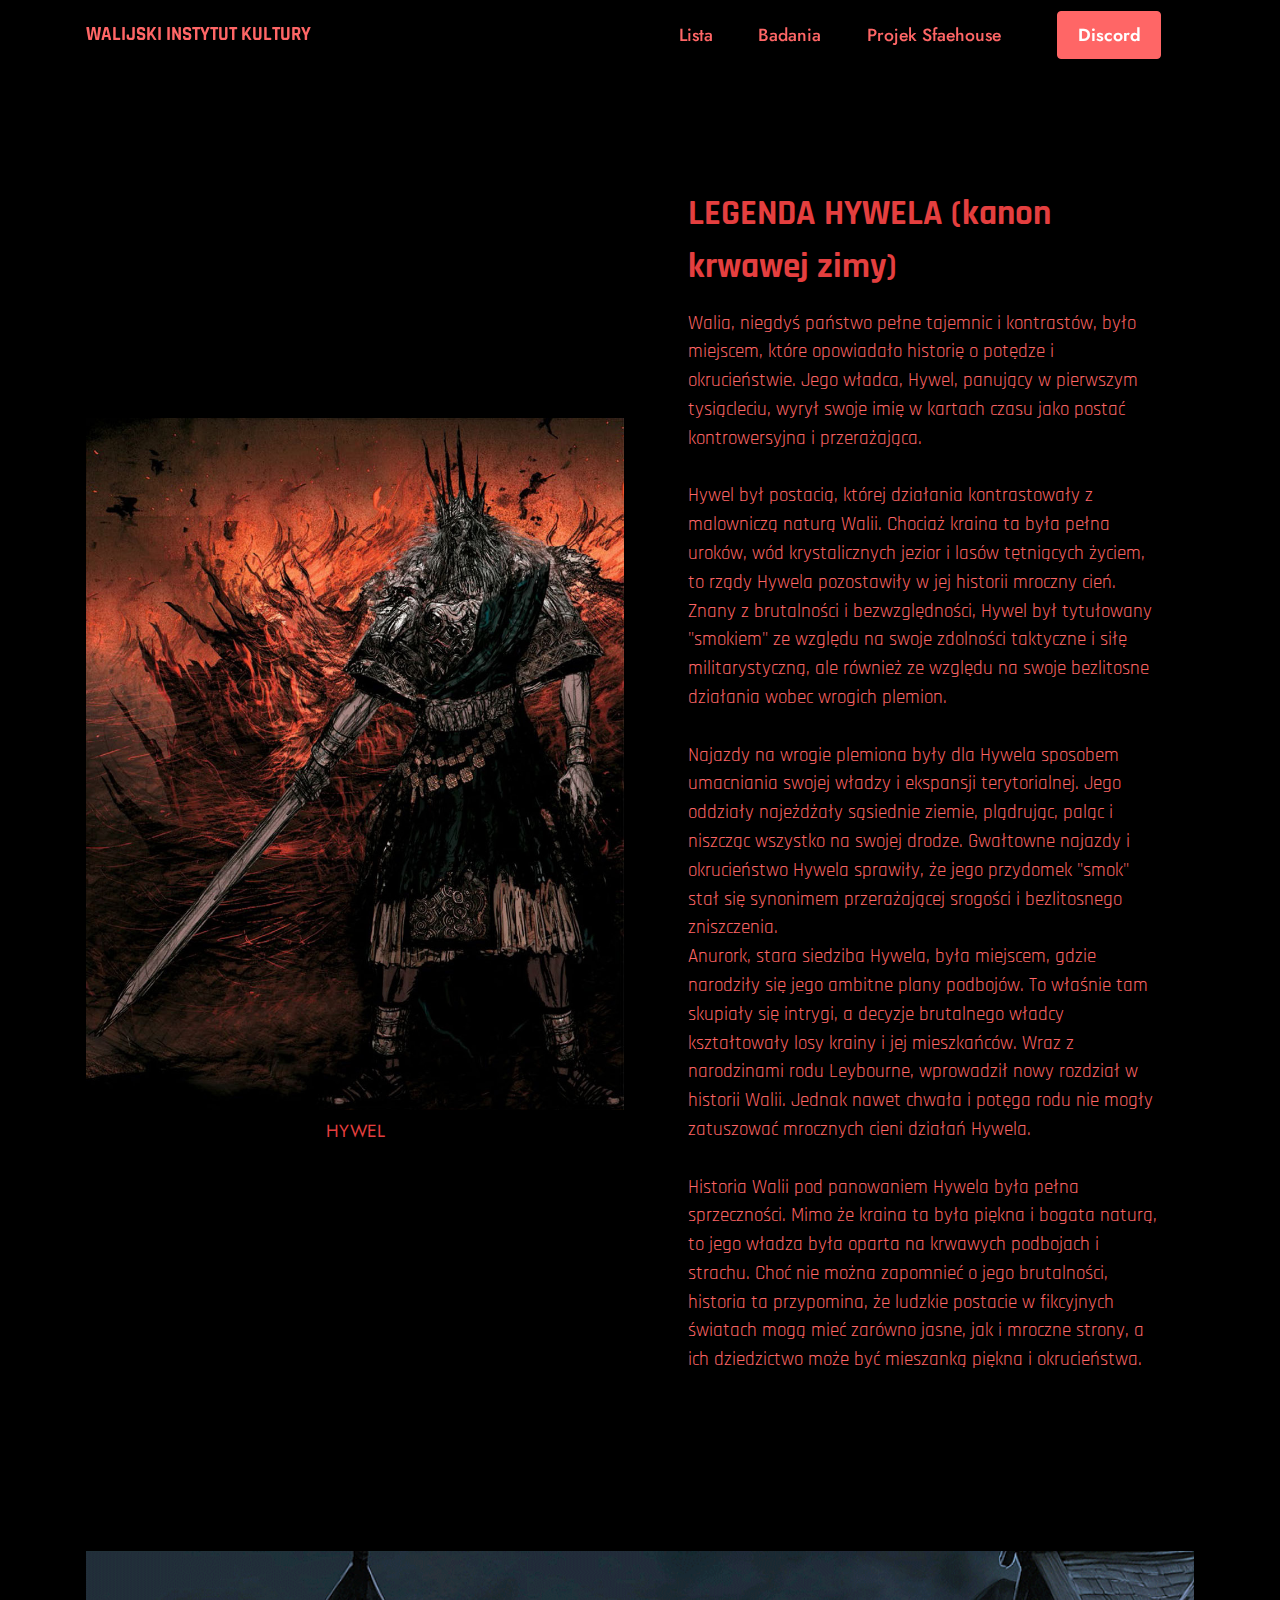
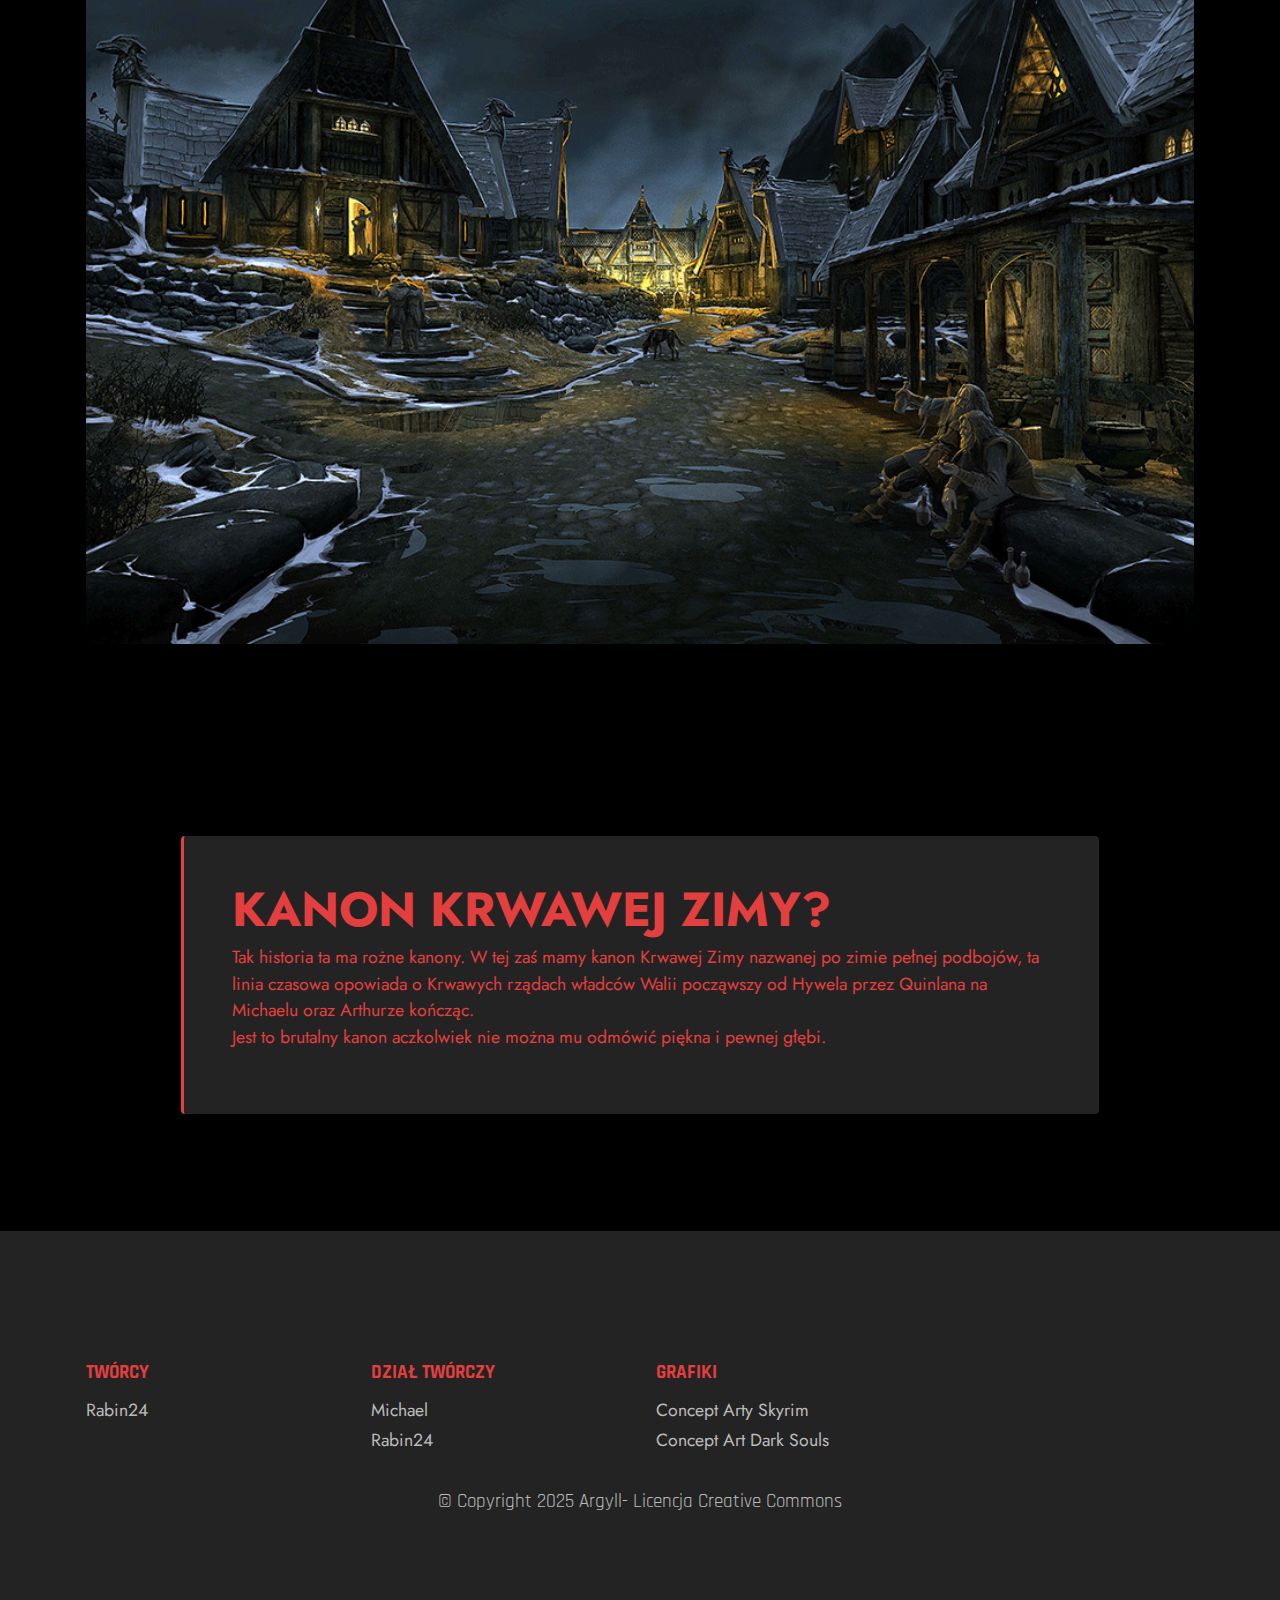
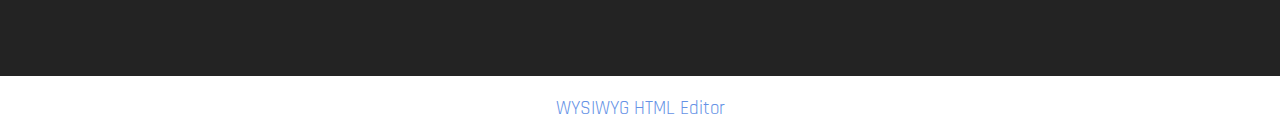
<file: page6.html>
<!DOCTYPE html>
<html  >
<head>
  <!-- Site made with Mobirise Website Builder v5.9.4, https://mobirise.com -->
  <meta charset="UTF-8">
  <meta http-equiv="X-UA-Compatible" content="IE=edge">
  <meta name="generator" content="Mobirise v5.9.4, mobirise.com">
  <meta name="viewport" content="width=device-width, initial-scale=1, minimum-scale=1">
  <link rel="shortcut icon" href="assets/images/logo.png" type="image/x-icon">
  <meta name="description" content="">
  
  
  <title>Hywel (krwawa zima)</title>
  <link rel="stylesheet" href="assets/bootstrap/css/bootstrap.min.css">
  <link rel="stylesheet" href="assets/bootstrap/css/bootstrap-grid.min.css">
  <link rel="stylesheet" href="assets/bootstrap/css/bootstrap-reboot.min.css">
  <link rel="stylesheet" href="assets/dropdown/css/style.css">
  <link rel="stylesheet" href="assets/socicon/css/styles.css">
  <link rel="stylesheet" href="assets/theme/css/style.css">
  <link rel="preload" href="https://fonts.googleapis.com/css?family=Jost:100,200,300,400,500,600,700,800,900,100i,200i,300i,400i,500i,600i,700i,800i,900i&display=swap" as="style" onload="this.onload=null;this.rel='stylesheet'">
  <noscript><link rel="stylesheet" href="https://fonts.googleapis.com/css?family=Jost:100,200,300,400,500,600,700,800,900,100i,200i,300i,400i,500i,600i,700i,800i,900i&display=swap"></noscript>
  <link rel="preload" href="https://fonts.googleapis.com/css?family=Rajdhani:300,400,500,600,700&display=swap" as="style" onload="this.onload=null;this.rel='stylesheet'">
  <noscript><link rel="stylesheet" href="https://fonts.googleapis.com/css?family=Rajdhani:300,400,500,600,700&display=swap"></noscript>
  <link rel="preload" as="style" href="assets/mobirise/css/mbr-additional.css"><link rel="stylesheet" href="assets/mobirise/css/mbr-additional.css" type="text/css">

  
  
  
</head>
<body>

<!-- Analytics -->
<!-- Google tag (gtag.js) -->
<script async src="https://www.googletagmanager.com/gtag/js?id=G-JHBHX0PWPL"></script>
<script>
  window.dataLayer = window.dataLayer || [];
  function gtag(){dataLayer.push(arguments);}
  gtag('js', new Date());

  gtag('config', 'G-JHBHX0PWPL');
</script>
<!-- /Analytics -->


  
  <section data-bs-version="5.1" class="menu menu2 cid-tOaCBOieJz" once="menu" id="menu2-23">
    
    <nav class="navbar navbar-dropdown navbar-fixed-top navbar-expand-lg">
        <div class="container">
            <div class="navbar-brand">
                
                <span class="navbar-caption-wrap"><a class="navbar-caption text-secondary text-primary display-7" href="https://discord.gg/XytEaFKvF5">WALIJSKI INSTYTUT KULTURY</a></span>
            </div>
            <button class="navbar-toggler" type="button" data-toggle="collapse" data-bs-toggle="collapse" data-target="#navbarSupportedContent" data-bs-target="#navbarSupportedContent" aria-controls="navbarNavAltMarkup" aria-expanded="false" aria-label="Toggle navigation">
                <div class="hamburger">
                    <span></span>
                    <span></span>
                    <span></span>
                    <span></span>
                </div>
            </button>
            <div class="collapse navbar-collapse" id="navbarSupportedContent">
                <ul class="navbar-nav nav-dropdown" data-app-modern-menu="true"><li class="nav-item"><a class="nav-link link text-secondary text-primary display-4" href="index.html">Lista</a></li>
                    <li class="nav-item"><a class="nav-link link text-secondary display-4" href="https://mobiri.se">Badania<br></a></li><li class="nav-item"><a class="nav-link link text-secondary text-primary display-4" href="https://terrorysta24.github.io/idk/">Projek Sfaehouse</a></li></ul>
                
                <div class="navbar-buttons mbr-section-btn"><a class="btn btn-secondary display-4" href="https://discord.gg/XytEaFKvF5">Discord</a></div>
            </div>
        </div>
    </nav>
</section>

<section data-bs-version="5.1" class="image1 cid-tOaCBN0iSr" id="image1-1z">
    

    
    

    <div class="container">
        <div class="row align-items-center">
            <div class="col-12 col-lg-6">
                <div class="image-wrapper">
                    <img src="assets/images/dark-souls-design-works-2.jpg" alt="Aludin">
                    <p class="mbr-description mbr-fonts-style pt-2 align-center display-4">
                    HYWEL</p>
                </div>
            </div>
            <div class="col-12 col-lg">
                <div class="text-wrapper">
                    <h3 class="mbr-section-title mbr-fonts-style mb-3 display-5"><strong>LEGENDA HYWELA (kanon krwawej zimy)</strong><strong><br></strong></h3>
                    <p class="mbr-text mbr-fonts-style display-7">Walia, niegdyś państwo pełne tajemnic i kontrastów, było miejscem, które opowiadało historię o potędze i okrucieństwie. Jego władca, Hywel, panujący w pierwszym tysiącleciu, wyrył swoje imię w kartach czasu jako postać kontrowersyjna i przerażająca.
<br>
<br>Hywel był postacią, której działania kontrastowały z malowniczą naturą Walii. Chociaż kraina ta była pełna uroków, wód krystalicznych jezior i lasów tętniących życiem, to rządy Hywela pozostawiły w jej historii mroczny cień. Znany z brutalności i bezwzględności, Hywel był tytułowany "smokiem" ze względu na swoje zdolności taktyczne i siłę militarystyczną, ale również ze względu na swoje bezlitosne działania wobec wrogich plemion.
<br>
<br>Najazdy na wrogie plemiona były dla Hywela sposobem umacniania swojej władzy i ekspansji terytorialnej. Jego oddziały najeżdżały sąsiednie ziemie, plądrując, paląc i niszcząc wszystko na swojej drodze. Gwałtowne najazdy i okrucieństwo Hywela sprawiły, że jego przydomek "smok" stał się synonimem przerażającej srogości i bezlitosnego zniszczenia.
<br>Anurork, stara siedziba Hywela, była miejscem, gdzie narodziły się jego ambitne plany podbojów. To właśnie tam skupiały się intrygi, a decyzje brutalnego władcy kształtowały losy krainy i jej mieszkańców. Wraz z narodzinami rodu Leybourne, wprowadził nowy rozdział w historii Walii. Jednak nawet chwała i potęga rodu nie mogły zatuszować mrocznych cieni działań Hywela.
<br>
<br>Historia Walii pod panowaniem Hywela była pełna sprzeczności. Mimo że kraina ta była piękna i bogata naturą, to jego władza była oparta na krwawych podbojach i strachu. Choć nie można zapomnieć o jego brutalności, historia ta przypomina, że ludzkie postacie w fikcyjnych światach mogą mieć zarówno jasne, jak i mroczne strony, a ich dziedzictwo może być mieszanką piękna i okrucieństwa.</p>
                </div>
            </div>
        </div>
    </div>
</section>

<section data-bs-version="5.1" class="image3 cid-tOaCBNGHxV" id="image3-21">
    

    
    

    <div class="container">
        <div class="row justify-content-center">
            <div class="col-12 col-lg-12">
                <div class="image-wrapper">
                    <img src="assets/images/sky10-concept-whiterun-in-body.png" alt="Mobirise Website Builder">
                    <p class="mbr-description mbr-fonts-style mt-2 align-center display-4"></p>
                </div>
            </div>
        </div>
    </div>
</section>

<section data-bs-version="5.1" class="content7 cid-tOaDbPW8TT" id="content7-25">
    
    <div class="container">
        <div class="row justify-content-center">
            <div class="col-12 col-md-10">
                <blockquote>
                <h5 class="mbr-section-title mbr-fonts-style mb-2 display-2"><strong>KANON KRWAWEJ ZIMY?</strong></h5>
                <p class="mbr-text mbr-fonts-style display-4">Tak historia ta ma rożne kanony. W tej zaś mamy kanon Krwawej Zimy nazwanej po zimie pełnej podbojów, ta linia czasowa opowiada o Krwawych rządach władców Walii począwszy od Hywela przez Quinlana na Michaelu oraz Arthurze kończąc.<br>Jest to brutalny kanon aczkolwiek nie można mu odmówić piękna i pewnej głębi.</p></blockquote>
            </div>
        </div>
    </div>
</section>

<section data-bs-version="5.1" class="footer1 cid-tOaCBOHv3d" once="footers" id="footer1-24">

    

    
    
    <div class="container">
        <div class="row mbr-white">
            <div class="col-12 col-md-6 col-lg-3">
                <h5 class="mbr-section-subtitle mbr-fonts-style mb-2 display-7"><strong>TWÓRCY</strong></h5>
                <ul class="list mbr-fonts-style display-4">
                    <li class="mbr-text item-wrap">Rabin24</li>
                </ul>
            </div>
            <div class="col-12 col-md-6 col-lg-3">
                <h5 class="mbr-section-subtitle mbr-fonts-style mb-2 display-7"><strong>DZIAŁ TWÓRCZY</strong><br></h5>
                <ul class="list mbr-fonts-style display-4">

                    <li class="mbr-text item-wrap">Michael</li><li class="mbr-text item-wrap">Rabin24</li>
                </ul>
            </div>
            <div class="col-12 col-md-6 col-lg-3">
                <h5 class="mbr-section-subtitle mbr-fonts-style mb-2 display-7"><strong>GRAFIKI</strong></h5>
                <ul class="list mbr-fonts-style display-4">
                    <li class="mbr-text item-wrap">Concept Arty Skyrim</li><li class="mbr-text item-wrap">Concept Art Dark Souls</li>
                </ul>
            </div>
            <div class="col-12 col-md-6 col-lg-3">
                <h5 class="mbr-section-subtitle mbr-fonts-style mb-2 display-7"></h5>
                <p class="mbr-text mbr-fonts-style mb-4 display-4"></p>
                
                
            </div>
            <div class="col-12 mt-4">
                <p class="mbr-text mb-0 mbr-fonts-style copyright align-center display-7">
                    © Copyright 2025 Argyll-&nbsp;Licencja Creative Commons</p>
            </div>
        </div>
    </div>
</section><section class="display-7" style="padding: 0;align-items: center;justify-content: center;flex-wrap: wrap;    align-content: center;display: flex;position: relative;height: 4rem;"><a href="https://mobiri.se/2843454" style="flex: 1 1;height: 4rem;position: absolute;width: 100%;z-index: 1;"><img alt="" style="height: 4rem;" src="[data-uri]"></a><p style="margin: 0;text-align: center;" class="display-7">&#8204;</p><a style="z-index:1" href="https://mobirise.com/html-editor.html">WYSIWYG HTML Editor</a></section><script src="assets/bootstrap/js/bootstrap.bundle.min.js"></script>  <script src="assets/smoothscroll/smooth-scroll.js"></script>  <script src="assets/ytplayer/index.js"></script>  <script src="assets/dropdown/js/navbar-dropdown.js"></script>  <script src="assets/theme/js/script.js"></script>  
  
  
</body>
</html>
</file>
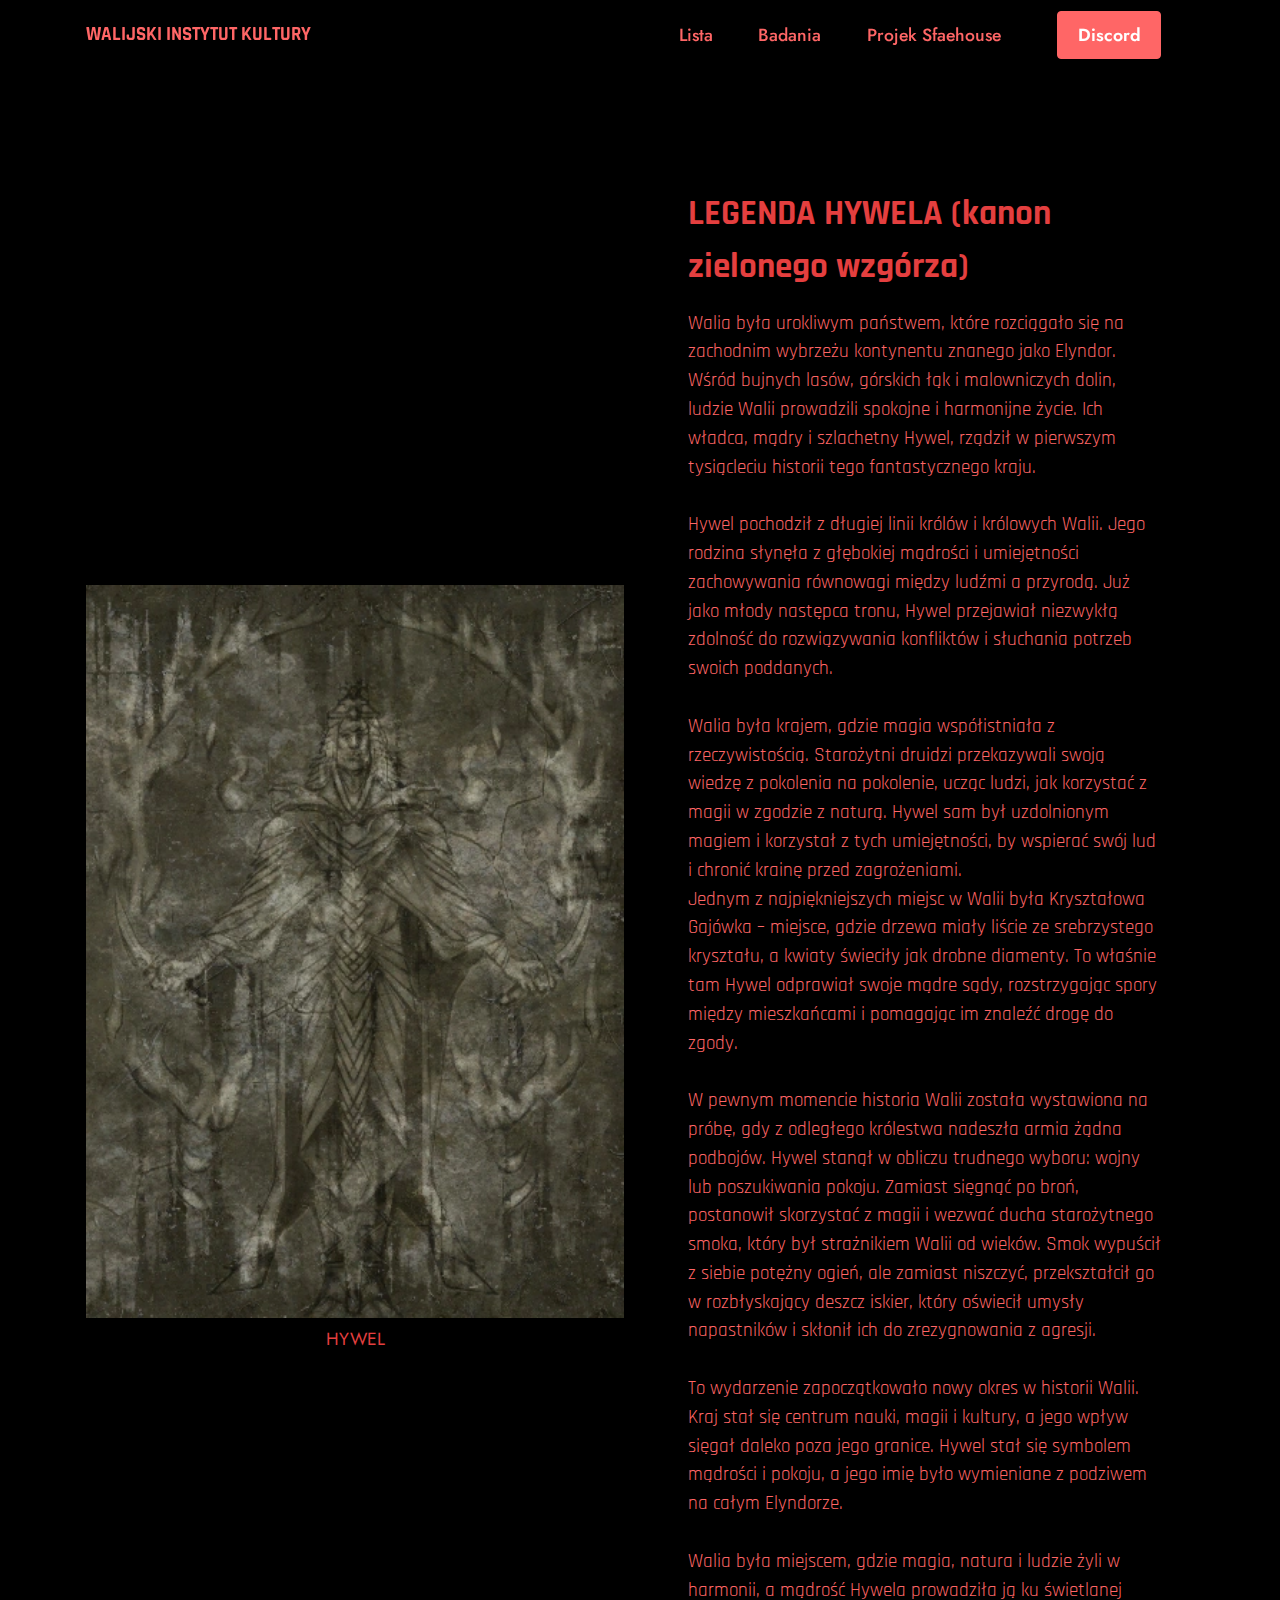
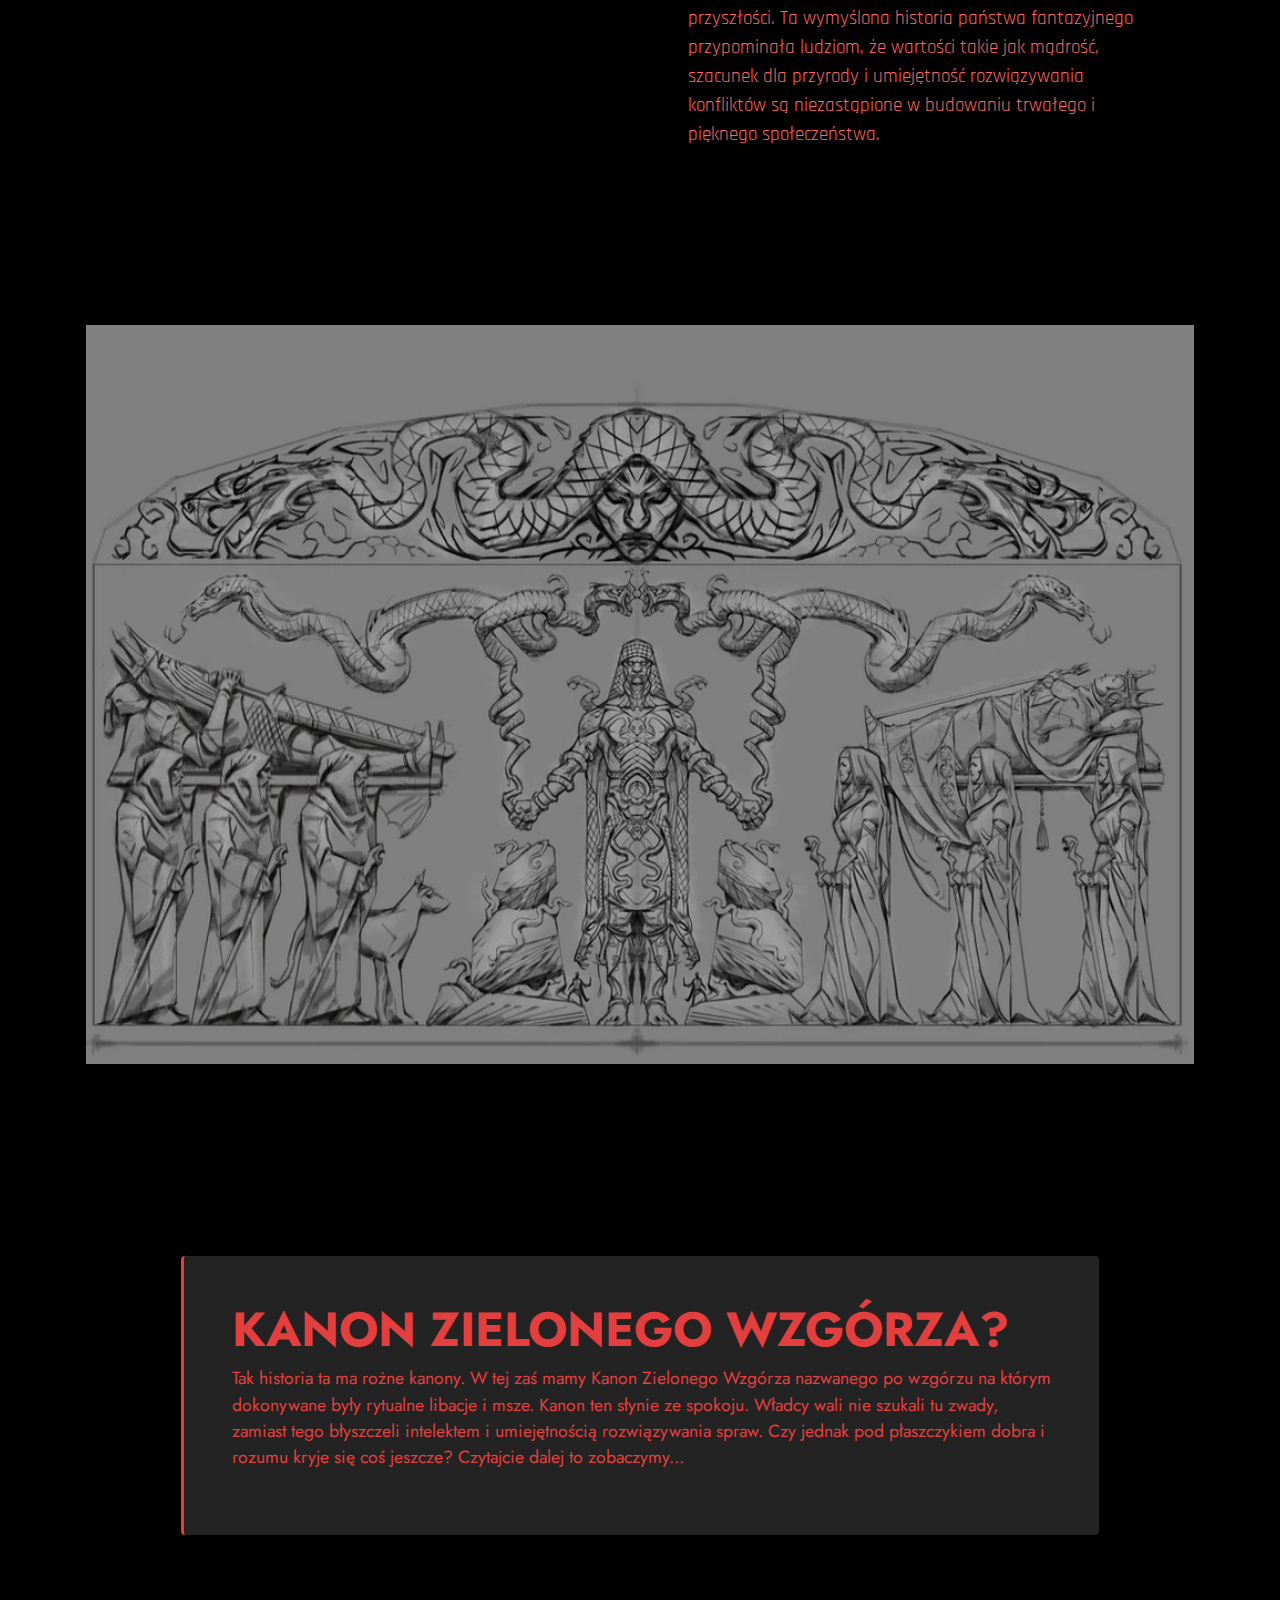
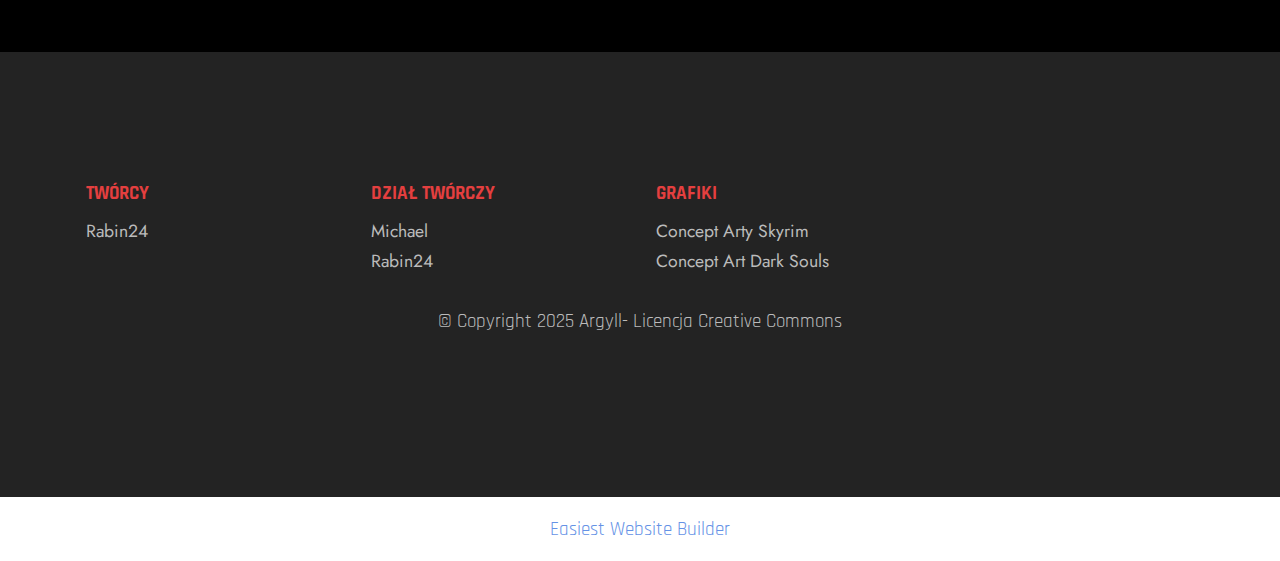
<file: page7.html>
<!DOCTYPE html>
<html  >
<head>
  <!-- Site made with Mobirise Website Builder v5.9.4, https://mobirise.com -->
  <meta charset="UTF-8">
  <meta http-equiv="X-UA-Compatible" content="IE=edge">
  <meta name="generator" content="Mobirise v5.9.4, mobirise.com">
  <meta name="viewport" content="width=device-width, initial-scale=1, minimum-scale=1">
  <link rel="shortcut icon" href="assets/images/logo.png" type="image/x-icon">
  <meta name="description" content="">
  
  
  <title>Hywel Zielone Wzgórze&nbsp;</title>
  <link rel="stylesheet" href="assets/bootstrap/css/bootstrap.min.css">
  <link rel="stylesheet" href="assets/bootstrap/css/bootstrap-grid.min.css">
  <link rel="stylesheet" href="assets/bootstrap/css/bootstrap-reboot.min.css">
  <link rel="stylesheet" href="assets/dropdown/css/style.css">
  <link rel="stylesheet" href="assets/socicon/css/styles.css">
  <link rel="stylesheet" href="assets/theme/css/style.css">
  <link rel="preload" href="https://fonts.googleapis.com/css?family=Jost:100,200,300,400,500,600,700,800,900,100i,200i,300i,400i,500i,600i,700i,800i,900i&display=swap" as="style" onload="this.onload=null;this.rel='stylesheet'">
  <noscript><link rel="stylesheet" href="https://fonts.googleapis.com/css?family=Jost:100,200,300,400,500,600,700,800,900,100i,200i,300i,400i,500i,600i,700i,800i,900i&display=swap"></noscript>
  <link rel="preload" href="https://fonts.googleapis.com/css?family=Rajdhani:300,400,500,600,700&display=swap" as="style" onload="this.onload=null;this.rel='stylesheet'">
  <noscript><link rel="stylesheet" href="https://fonts.googleapis.com/css?family=Rajdhani:300,400,500,600,700&display=swap"></noscript>
  <link rel="preload" as="style" href="assets/mobirise/css/mbr-additional.css"><link rel="stylesheet" href="assets/mobirise/css/mbr-additional.css" type="text/css">

  
  
  
</head>
<body>

<!-- Analytics -->
<!-- Google tag (gtag.js) -->
<script async src="https://www.googletagmanager.com/gtag/js?id=G-JHBHX0PWPL"></script>
<script>
  window.dataLayer = window.dataLayer || [];
  function gtag(){dataLayer.push(arguments);}
  gtag('js', new Date());

  gtag('config', 'G-JHBHX0PWPL');
</script>
<!-- /Analytics -->


  
  <section data-bs-version="5.1" class="menu menu2 cid-tOaEvoRvlU" once="menu" id="menu2-28">
    
    <nav class="navbar navbar-dropdown navbar-fixed-top navbar-expand-lg">
        <div class="container">
            <div class="navbar-brand">
                
                <span class="navbar-caption-wrap"><a class="navbar-caption text-secondary text-primary display-7" href="https://discord.gg/XytEaFKvF5">WALIJSKI INSTYTUT KULTURY</a></span>
            </div>
            <button class="navbar-toggler" type="button" data-toggle="collapse" data-bs-toggle="collapse" data-target="#navbarSupportedContent" data-bs-target="#navbarSupportedContent" aria-controls="navbarNavAltMarkup" aria-expanded="false" aria-label="Toggle navigation">
                <div class="hamburger">
                    <span></span>
                    <span></span>
                    <span></span>
                    <span></span>
                </div>
            </button>
            <div class="collapse navbar-collapse" id="navbarSupportedContent">
                <ul class="navbar-nav nav-dropdown" data-app-modern-menu="true"><li class="nav-item"><a class="nav-link link text-secondary text-primary display-4" href="index.html">Lista</a></li>
                    <li class="nav-item"><a class="nav-link link text-secondary display-4" href="https://mobiri.se">Badania<br></a></li><li class="nav-item"><a class="nav-link link text-secondary text-primary display-4" href="https://terrorysta24.github.io/idk/">Projek Sfaehouse</a></li></ul>
                
                <div class="navbar-buttons mbr-section-btn"><a class="btn btn-secondary display-4" href="https://discord.gg/XytEaFKvF5">Discord</a></div>
            </div>
        </div>
    </nav>
</section>

<section data-bs-version="5.1" class="image1 cid-tOaEvoeg9I" id="image1-26">
    

    
    

    <div class="container">
        <div class="row align-items-center">
            <div class="col-12 col-lg-6">
                <div class="image-wrapper">
                    <img src="assets/images/hallmuraldragon.jpg" alt="Aludin">
                    <p class="mbr-description mbr-fonts-style pt-2 align-center display-4">
                    HYWEL</p>
                </div>
            </div>
            <div class="col-12 col-lg">
                <div class="text-wrapper">
                    <h3 class="mbr-section-title mbr-fonts-style mb-3 display-5"><strong>LEGENDA HYWELA (kanon zielonego wzgórza)</strong><strong><br></strong></h3>
                    <p class="mbr-text mbr-fonts-style display-7">Walia była urokliwym państwem, które rozciągało się na zachodnim wybrzeżu kontynentu znanego jako Elyndor. Wśród bujnych lasów, górskich łąk i malowniczych dolin, ludzie Walii prowadzili spokojne i harmonijne życie. Ich władca, mądry i szlachetny Hywel, rządził w pierwszym tysiącleciu historii tego fantastycznego kraju.
<br>
<br>Hywel pochodził z długiej linii królów i królowych Walii. Jego rodzina słynęła z głębokiej mądrości i umiejętności zachowywania równowagi między ludźmi a przyrodą. Już jako młody następca tronu, Hywel przejawiał niezwykłą zdolność do rozwiązywania konfliktów i słuchania potrzeb swoich poddanych.
<br>
<br>Walia była krajem, gdzie magia współistniała z rzeczywistością. Starożytni druidzi przekazywali swoją wiedzę z pokolenia na pokolenie, ucząc ludzi, jak korzystać z magii w zgodzie z naturą. Hywel sam był uzdolnionym magiem i korzystał z tych umiejętności, by wspierać swój lud i chronić krainę przed zagrożeniami.
<br>Jednym z najpiękniejszych miejsc w Walii była Kryształowa Gajówka – miejsce, gdzie drzewa miały liście ze srebrzystego kryształu, a kwiaty świeciły jak drobne diamenty. To właśnie tam Hywel odprawiał swoje mądre sądy, rozstrzygając spory między mieszkańcami i pomagając im znaleźć drogę do zgody.
<br>
<br>W pewnym momencie historia Walii została wystawiona na próbę, gdy z odległego królestwa nadeszła armia żądna podbojów. Hywel stanął w obliczu trudnego wyboru: wojny lub poszukiwania pokoju. Zamiast sięgnąć po broń, postanowił skorzystać z magii i wezwać ducha starożytnego smoka, który był strażnikiem Walii od wieków. Smok wypuścił z siebie potężny ogień, ale zamiast niszczyć, przekształcił go w rozbłyskający deszcz iskier, który oświecił umysły napastników i skłonił ich do zrezygnowania z agresji.
<br>
<br>To wydarzenie zapoczątkowało nowy okres w historii Walii. Kraj stał się centrum nauki, magii i kultury, a jego wpływ sięgał daleko poza jego granice. Hywel stał się symbolem mądrości i pokoju, a jego imię było wymieniane z podziwem na całym Elyndorze.
<br>
<br>Walia była miejscem, gdzie magia, natura i ludzie żyli w harmonii, a mądrość Hywela prowadziła ją ku świetlanej przyszłości. Ta wymyślona historia państwa fantazyjnego przypominała ludziom, że wartości takie jak mądrość, szacunek dla przyrody i umiejętność rozwiązywania konfliktów są niezastąpione w budowaniu trwałego i pięknego społeczeństwa.</p>
                </div>
            </div>
        </div>
    </div>
</section>

<section data-bs-version="5.1" class="image3 cid-tOaEvoz1aM" id="image3-27">
    

    
    

    <div class="container">
        <div class="row justify-content-center">
            <div class="col-12 col-lg-12">
                <div class="image-wrapper">
                    <img src="assets/images/muralsnake.jpg" alt="Mobirise Website Builder">
                    <p class="mbr-description mbr-fonts-style mt-2 align-center display-4"></p>
                </div>
            </div>
        </div>
    </div>
</section>

<section data-bs-version="5.1" class="content7 cid-tOaEvpf6CY" id="content7-29">
    
    <div class="container">
        <div class="row justify-content-center">
            <div class="col-12 col-md-10">
                <blockquote>
                <h5 class="mbr-section-title mbr-fonts-style mb-2 display-2"><strong>KANON ZIELONEGO WZGÓRZA?</strong></h5>
                <p class="mbr-text mbr-fonts-style display-4">Tak historia ta ma rożne kanony. W tej zaś mamy Kanon Zielonego Wzgórza nazwanego po wzgórzu na którym dokonywane były rytualne libacje i msze. Kanon ten słynie ze spokoju. Władcy wali nie szukali tu zwady, zamiast tego błyszczeli intelektem i umiejętnością rozwiązywania spraw. Czy jednak pod płaszczykiem dobra i rozumu kryje się coś jeszcze? Czytajcie dalej to zobaczymy...</p></blockquote>
            </div>
        </div>
    </div>
</section>

<section data-bs-version="5.1" class="footer1 cid-tOaEvpuKbM" once="footers" id="footer1-2a">

    

    
    
    <div class="container">
        <div class="row mbr-white">
            <div class="col-12 col-md-6 col-lg-3">
                <h5 class="mbr-section-subtitle mbr-fonts-style mb-2 display-7"><strong>TWÓRCY</strong></h5>
                <ul class="list mbr-fonts-style display-4">
                    <li class="mbr-text item-wrap">Rabin24</li>
                </ul>
            </div>
            <div class="col-12 col-md-6 col-lg-3">
                <h5 class="mbr-section-subtitle mbr-fonts-style mb-2 display-7"><strong>DZIAŁ TWÓRCZY</strong><br></h5>
                <ul class="list mbr-fonts-style display-4">

                    <li class="mbr-text item-wrap">Michael</li><li class="mbr-text item-wrap">Rabin24</li>
                </ul>
            </div>
            <div class="col-12 col-md-6 col-lg-3">
                <h5 class="mbr-section-subtitle mbr-fonts-style mb-2 display-7"><strong>GRAFIKI</strong></h5>
                <ul class="list mbr-fonts-style display-4">
                    <li class="mbr-text item-wrap">Concept Arty Skyrim</li><li class="mbr-text item-wrap">Concept Art Dark Souls</li>
                </ul>
            </div>
            <div class="col-12 col-md-6 col-lg-3">
                <h5 class="mbr-section-subtitle mbr-fonts-style mb-2 display-7"></h5>
                <p class="mbr-text mbr-fonts-style mb-4 display-4"></p>
                
                
            </div>
            <div class="col-12 mt-4">
                <p class="mbr-text mb-0 mbr-fonts-style copyright align-center display-7">
                    © Copyright 2025 Argyll-&nbsp;Licencja Creative Commons</p>
            </div>
        </div>
    </div>
</section><section class="display-7" style="padding: 0;align-items: center;justify-content: center;flex-wrap: wrap;    align-content: center;display: flex;position: relative;height: 4rem;"><a href="https://mobiri.se/2843454" style="flex: 1 1;height: 4rem;position: absolute;width: 100%;z-index: 1;"><img alt="" style="height: 4rem;" src="[data-uri]"></a><p style="margin: 0;text-align: center;" class="display-7">&#8204;</p><a style="z-index:1" href="https://mobirise.com/builder/easiest-website-builder.html">Easiest Website Builder</a></section><script src="assets/bootstrap/js/bootstrap.bundle.min.js"></script>  <script src="assets/smoothscroll/smooth-scroll.js"></script>  <script src="assets/ytplayer/index.js"></script>  <script src="assets/dropdown/js/navbar-dropdown.js"></script>  <script src="assets/theme/js/script.js"></script>  
  
  
</body>
</html>
</file>
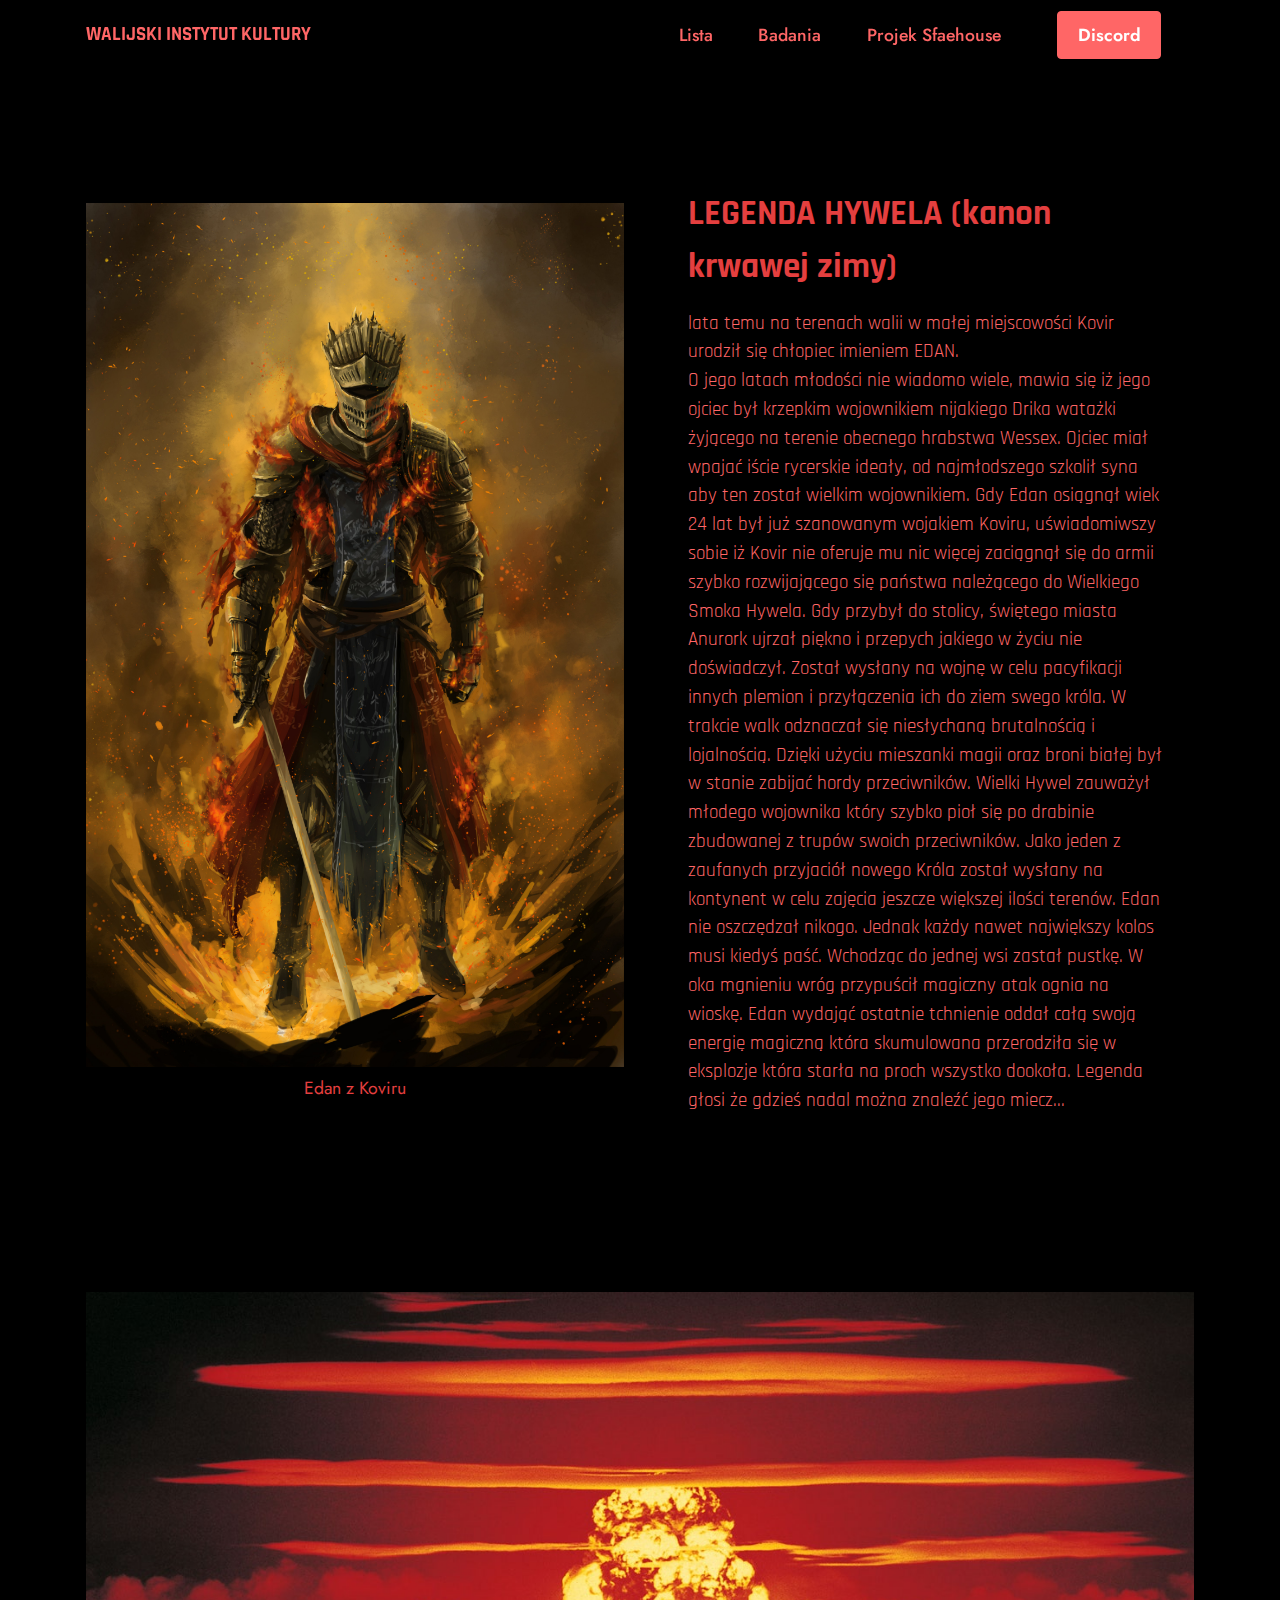
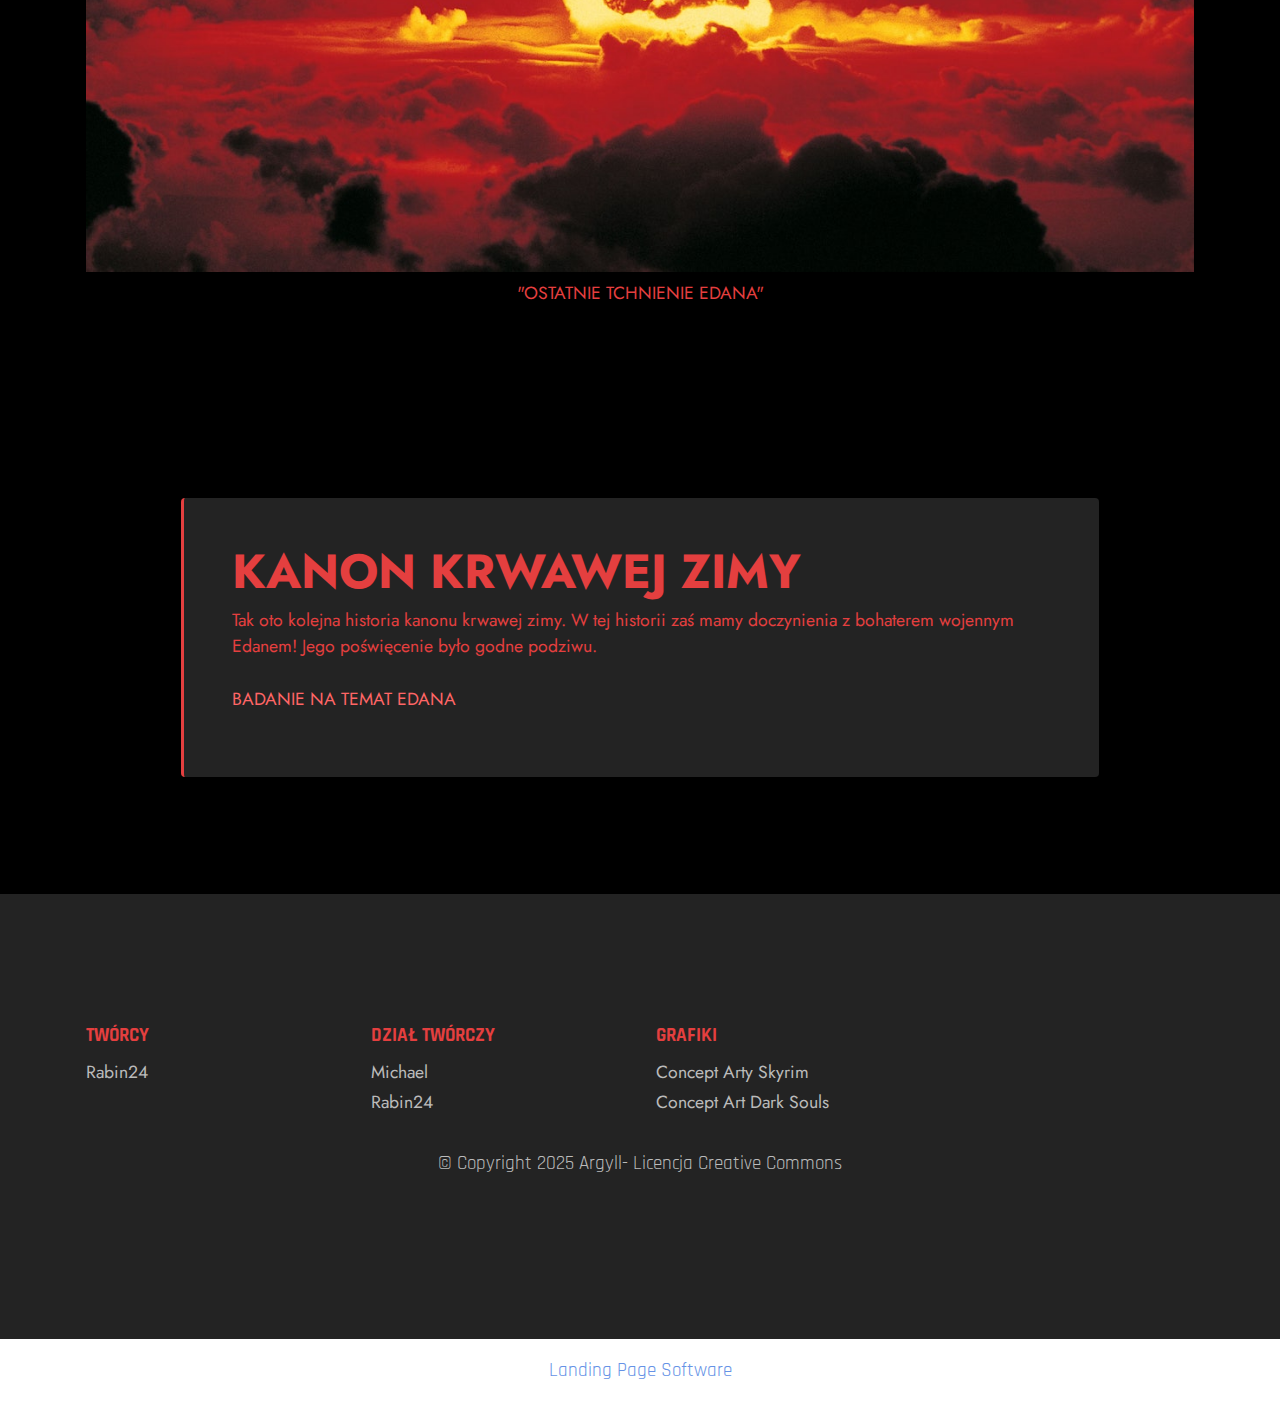
<file: page8.html>
<!DOCTYPE html>
<html  >
<head>
  <!-- Site made with Mobirise Website Builder v5.9.4, https://mobirise.com -->
  <meta charset="UTF-8">
  <meta http-equiv="X-UA-Compatible" content="IE=edge">
  <meta name="generator" content="Mobirise v5.9.4, mobirise.com">
  <meta name="viewport" content="width=device-width, initial-scale=1, minimum-scale=1">
  <link rel="shortcut icon" href="assets/images/logo.png" type="image/x-icon">
  <meta name="description" content="">
  
  
  <title>EDAN</title>
  <link rel="stylesheet" href="assets/bootstrap/css/bootstrap.min.css">
  <link rel="stylesheet" href="assets/bootstrap/css/bootstrap-grid.min.css">
  <link rel="stylesheet" href="assets/bootstrap/css/bootstrap-reboot.min.css">
  <link rel="stylesheet" href="assets/dropdown/css/style.css">
  <link rel="stylesheet" href="assets/socicon/css/styles.css">
  <link rel="stylesheet" href="assets/theme/css/style.css">
  <link rel="preload" href="https://fonts.googleapis.com/css?family=Jost:100,200,300,400,500,600,700,800,900,100i,200i,300i,400i,500i,600i,700i,800i,900i&display=swap" as="style" onload="this.onload=null;this.rel='stylesheet'">
  <noscript><link rel="stylesheet" href="https://fonts.googleapis.com/css?family=Jost:100,200,300,400,500,600,700,800,900,100i,200i,300i,400i,500i,600i,700i,800i,900i&display=swap"></noscript>
  <link rel="preload" href="https://fonts.googleapis.com/css?family=Rajdhani:300,400,500,600,700&display=swap" as="style" onload="this.onload=null;this.rel='stylesheet'">
  <noscript><link rel="stylesheet" href="https://fonts.googleapis.com/css?family=Rajdhani:300,400,500,600,700&display=swap"></noscript>
  <link rel="preload" as="style" href="assets/mobirise/css/mbr-additional.css"><link rel="stylesheet" href="assets/mobirise/css/mbr-additional.css" type="text/css">

  
  
  
</head>
<body>

<!-- Analytics -->
<!-- Google tag (gtag.js) -->
<script async src="https://www.googletagmanager.com/gtag/js?id=G-JHBHX0PWPL"></script>
<script>
  window.dataLayer = window.dataLayer || [];
  function gtag(){dataLayer.push(arguments);}
  gtag('js', new Date());

  gtag('config', 'G-JHBHX0PWPL');
</script>
<!-- /Analytics -->


  
  <section data-bs-version="5.1" class="menu menu2 cid-tOaLaz1OFv" once="menu" id="menu2-2d">
    
    <nav class="navbar navbar-dropdown navbar-fixed-top navbar-expand-lg">
        <div class="container">
            <div class="navbar-brand">
                
                <span class="navbar-caption-wrap"><a class="navbar-caption text-secondary text-primary display-7" href="https://discord.gg/XytEaFKvF5">WALIJSKI INSTYTUT KULTURY</a></span>
            </div>
            <button class="navbar-toggler" type="button" data-toggle="collapse" data-bs-toggle="collapse" data-target="#navbarSupportedContent" data-bs-target="#navbarSupportedContent" aria-controls="navbarNavAltMarkup" aria-expanded="false" aria-label="Toggle navigation">
                <div class="hamburger">
                    <span></span>
                    <span></span>
                    <span></span>
                    <span></span>
                </div>
            </button>
            <div class="collapse navbar-collapse" id="navbarSupportedContent">
                <ul class="navbar-nav nav-dropdown" data-app-modern-menu="true"><li class="nav-item"><a class="nav-link link text-secondary text-primary display-4" href="index.html">Lista</a></li>
                    <li class="nav-item"><a class="nav-link link text-secondary display-4" href="https://mobiri.se">Badania<br></a></li><li class="nav-item"><a class="nav-link link text-secondary text-primary display-4" href="https://terrorysta24.github.io/idk/">Projek Sfaehouse</a></li></ul>
                
                <div class="navbar-buttons mbr-section-btn"><a class="btn btn-secondary display-4" href="https://discord.gg/XytEaFKvF5">Discord</a></div>
            </div>
        </div>
    </nav>
</section>

<section data-bs-version="5.1" class="image1 cid-tOaLayn86K" id="image1-2b">
    

    
    

    <div class="container">
        <div class="row align-items-center">
            <div class="col-12 col-lg-6">
                <div class="image-wrapper">
                    <img src="assets/images/103450.jpg" alt="Aludin">
                    <p class="mbr-description mbr-fonts-style pt-2 align-center display-4">
                    Edan z Koviru</p>
                </div>
            </div>
            <div class="col-12 col-lg">
                <div class="text-wrapper">
                    <h3 class="mbr-section-title mbr-fonts-style mb-3 display-5"><strong>LEGENDA HYWELA (kanon krwawej zimy)</strong><strong><br></strong></h3>
                    <p class="mbr-text mbr-fonts-style display-7">lata temu na terenach walii w małej miejscowości Kovir urodził się chłopiec imieniem EDAN.
<br>O jego latach młodości nie wiadomo wiele, mawia się iż jego ojciec był krzepkim wojownikiem nijakiego Drika watażki żyjącego na terenie obecnego hrabstwa Wessex. Ojciec miał wpajać iście rycerskie ideały, od najmłodszego szkolił syna aby ten został wielkim wojownikiem. Gdy Edan osiągnął wiek 24 lat był już szanowanym wojakiem Koviru, uświadomiwszy sobie iż Kovir nie oferuje mu nic więcej zaciągnął się do armii szybko rozwijającego się państwa należącego do Wielkiego Smoka Hywela. Gdy przybył do stolicy, świętego miasta Anurork ujrzał piękno i przepych jakiego w życiu nie doświadczył. Został wysłany na wojnę w celu pacyfikacji innych plemion i przyłączenia ich do ziem swego króla. W trakcie walk odznaczał się niesłychaną brutalnością i lojalnością. Dzięki użyciu mieszanki magii oraz broni białej był w stanie zabijać hordy przeciwników. Wielki Hywel zauważył młodego wojownika który szybko pioł się po drabinie zbudowanej z trupów swoich przeciwników. Jako jeden z zaufanych przyjaciół nowego Króla został wysłany na kontynent w celu zajęcia jeszcze większej ilości terenów. Edan nie oszczędzał nikogo. Jednak każdy nawet największy kolos musi kiedyś paść. Wchodząc do jednej wsi zastał pustkę. W oka mgnieniu wróg przypuścił magiczny atak ognia na wioskę. Edan wydająć ostatnie tchnienie oddał całą swoją energię magiczną która skumulowana przerodziła się w eksplozje która starła na proch wszystko dookoła. Legenda głosi że gdzieś nadal można znaleźć jego miecz...&nbsp;&nbsp;<br></p>
                </div>
            </div>
        </div>
    </div>
</section>

<section data-bs-version="5.1" class="image3 cid-tOaLayKUZX" id="image3-2c">
    

    
    

    <div class="container">
        <div class="row justify-content-center">
            <div class="col-12 col-lg-12">
                <div class="image-wrapper">
                    <img src="assets/images/170195-nuclearbomb-science-gettyimages-dv1282015.jpg" alt="Mobirise Website Builder">
                    <p class="mbr-description mbr-fonts-style mt-2 align-center display-4">"OSTATNIE TCHNIENIE EDANA"</p>
                </div>
            </div>
        </div>
    </div>
</section>

<section data-bs-version="5.1" class="content7 cid-tOaLazpLSi" id="content7-2e">
    
    <div class="container">
        <div class="row justify-content-center">
            <div class="col-12 col-md-10">
                <blockquote>
                <h5 class="mbr-section-title mbr-fonts-style mb-2 display-2"><strong>KANON KRWAWEJ ZIMY</strong></h5>
                <p class="mbr-text mbr-fonts-style display-4">Tak oto kolejna historia kanonu krwawej zimy. W tej historii zaś mamy doczynienia z bohaterem wojennym Edanem! Jego poświęcenie było godne podziwu.&nbsp;<br><br><a href="page9.html" class="text-secondary">BADANIE NA TEMAT EDANA</a></p></blockquote>
            </div>
        </div>
    </div>
</section>

<section data-bs-version="5.1" class="footer1 cid-tOaLazGefC" once="footers" id="footer1-2f">

    

    
    
    <div class="container">
        <div class="row mbr-white">
            <div class="col-12 col-md-6 col-lg-3">
                <h5 class="mbr-section-subtitle mbr-fonts-style mb-2 display-7"><strong>TWÓRCY</strong></h5>
                <ul class="list mbr-fonts-style display-4">
                    <li class="mbr-text item-wrap">Rabin24</li>
                </ul>
            </div>
            <div class="col-12 col-md-6 col-lg-3">
                <h5 class="mbr-section-subtitle mbr-fonts-style mb-2 display-7"><strong>DZIAŁ TWÓRCZY</strong><br></h5>
                <ul class="list mbr-fonts-style display-4">

                    <li class="mbr-text item-wrap">Michael</li><li class="mbr-text item-wrap">Rabin24</li>
                </ul>
            </div>
            <div class="col-12 col-md-6 col-lg-3">
                <h5 class="mbr-section-subtitle mbr-fonts-style mb-2 display-7"><strong>GRAFIKI</strong></h5>
                <ul class="list mbr-fonts-style display-4">
                    <li class="mbr-text item-wrap">Concept Arty Skyrim</li><li class="mbr-text item-wrap">Concept Art Dark Souls</li>
                </ul>
            </div>
            <div class="col-12 col-md-6 col-lg-3">
                <h5 class="mbr-section-subtitle mbr-fonts-style mb-2 display-7"></h5>
                <p class="mbr-text mbr-fonts-style mb-4 display-4"></p>
                
                
            </div>
            <div class="col-12 mt-4">
                <p class="mbr-text mb-0 mbr-fonts-style copyright align-center display-7">
                    © Copyright 2025 Argyll-&nbsp;Licencja Creative Commons</p>
            </div>
        </div>
    </div>
</section><section class="display-7" style="padding: 0;align-items: center;justify-content: center;flex-wrap: wrap;    align-content: center;display: flex;position: relative;height: 4rem;"><a href="https://mobiri.se/2843454" style="flex: 1 1;height: 4rem;position: absolute;width: 100%;z-index: 1;"><img alt="" style="height: 4rem;" src="[data-uri]"></a><p style="margin: 0;text-align: center;" class="display-7">&#8204;</p><a style="z-index:1" href="https://mobirise.com/builder/landing-page-software.html">Landing Page Software</a></section><script src="assets/bootstrap/js/bootstrap.bundle.min.js"></script>  <script src="assets/smoothscroll/smooth-scroll.js"></script>  <script src="assets/ytplayer/index.js"></script>  <script src="assets/dropdown/js/navbar-dropdown.js"></script>  <script src="assets/theme/js/script.js"></script>  
  
  
</body>
</html>
</file>
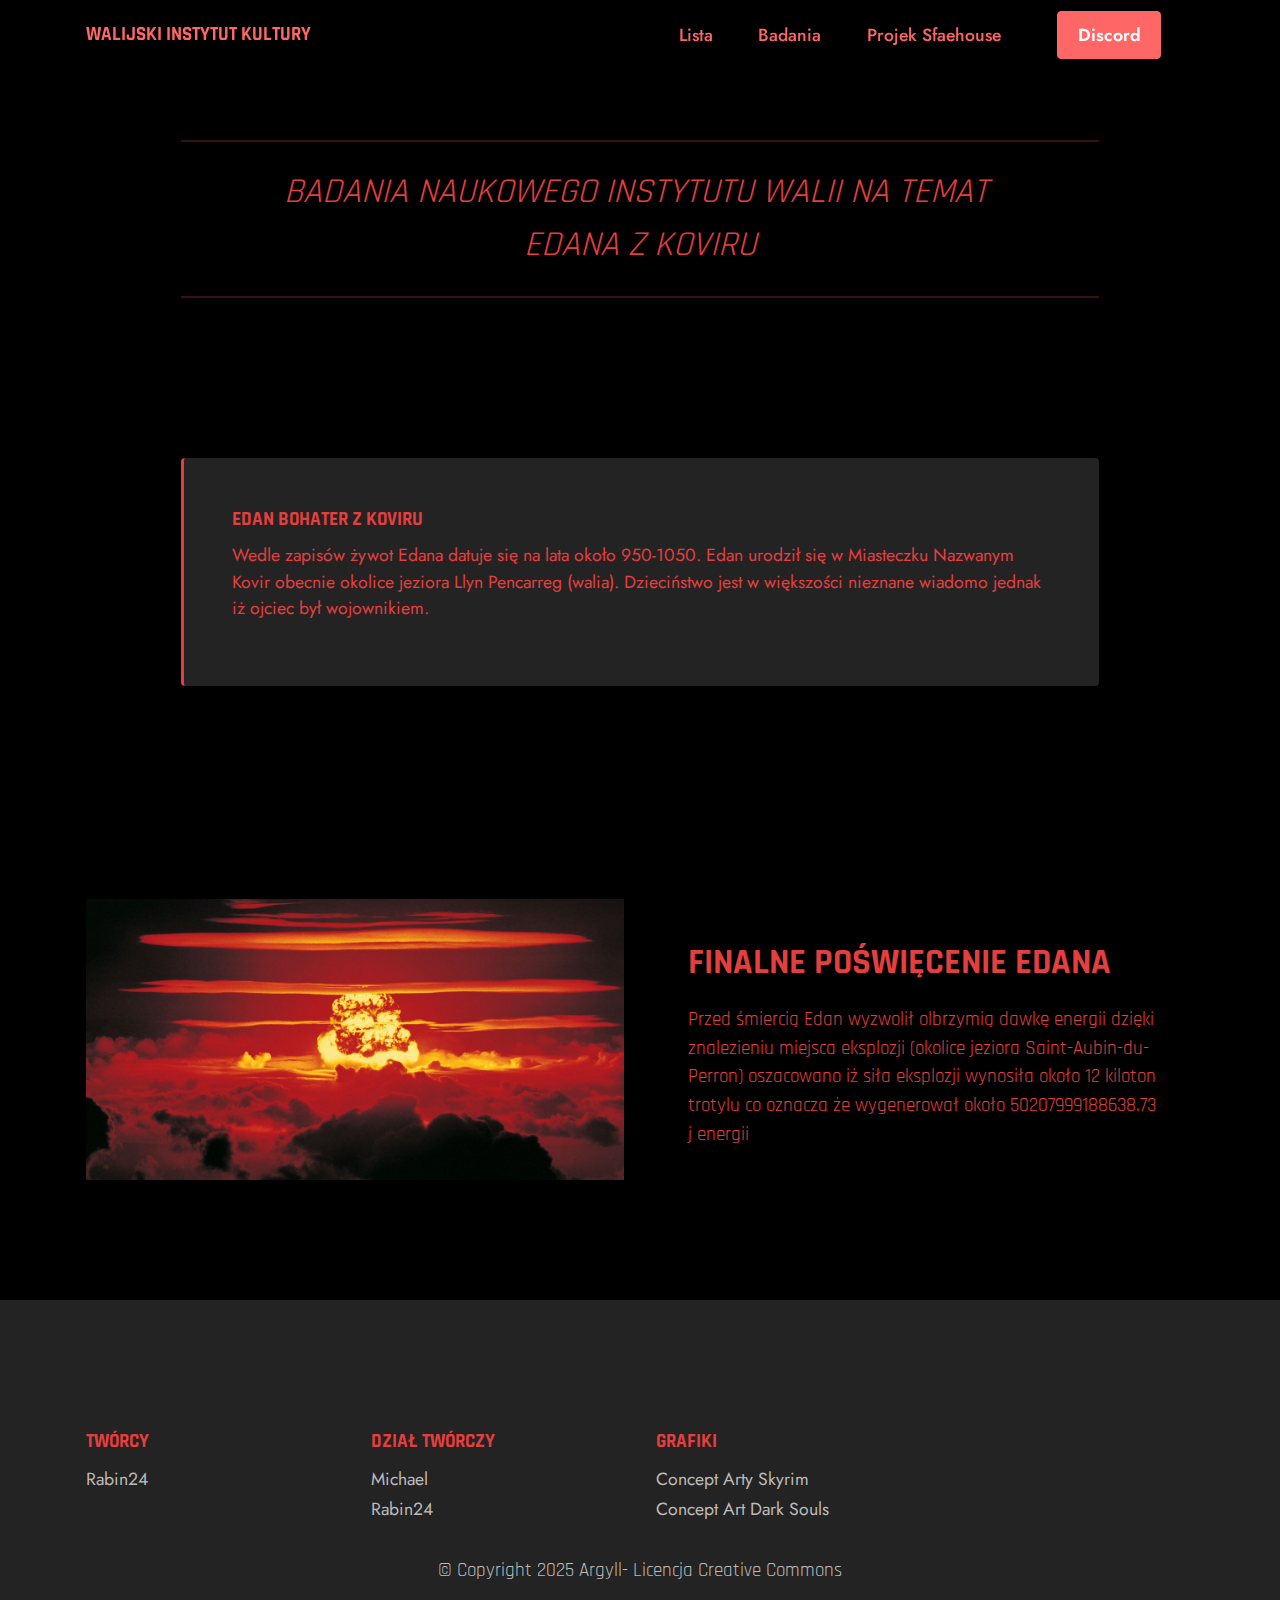
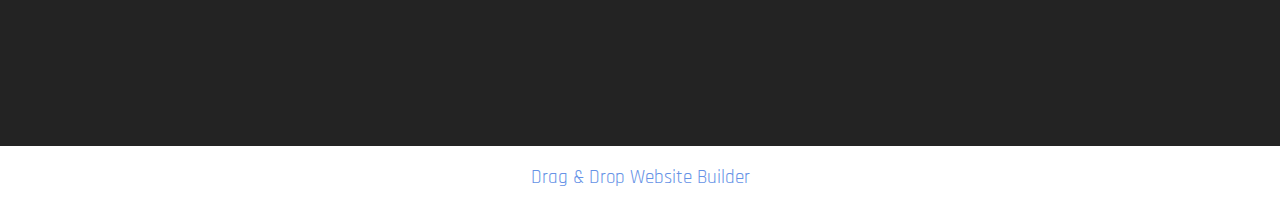
<file: page9.html>
<!DOCTYPE html>
<html  >
<head>
  <!-- Site made with Mobirise Website Builder v5.9.4, https://mobirise.com -->
  <meta charset="UTF-8">
  <meta http-equiv="X-UA-Compatible" content="IE=edge">
  <meta name="generator" content="Mobirise v5.9.4, mobirise.com">
  <meta name="viewport" content="width=device-width, initial-scale=1, minimum-scale=1">
  <link rel="shortcut icon" href="assets/images/logo.png" type="image/x-icon">
  <meta name="description" content="">
  
  
  <title>EDAN.EDU</title>
  <link rel="stylesheet" href="assets/bootstrap/css/bootstrap.min.css">
  <link rel="stylesheet" href="assets/bootstrap/css/bootstrap-grid.min.css">
  <link rel="stylesheet" href="assets/bootstrap/css/bootstrap-reboot.min.css">
  <link rel="stylesheet" href="assets/dropdown/css/style.css">
  <link rel="stylesheet" href="assets/socicon/css/styles.css">
  <link rel="stylesheet" href="assets/theme/css/style.css">
  <link rel="preload" href="https://fonts.googleapis.com/css?family=Jost:100,200,300,400,500,600,700,800,900,100i,200i,300i,400i,500i,600i,700i,800i,900i&display=swap" as="style" onload="this.onload=null;this.rel='stylesheet'">
  <noscript><link rel="stylesheet" href="https://fonts.googleapis.com/css?family=Jost:100,200,300,400,500,600,700,800,900,100i,200i,300i,400i,500i,600i,700i,800i,900i&display=swap"></noscript>
  <link rel="preload" href="https://fonts.googleapis.com/css?family=Rajdhani:300,400,500,600,700&display=swap" as="style" onload="this.onload=null;this.rel='stylesheet'">
  <noscript><link rel="stylesheet" href="https://fonts.googleapis.com/css?family=Rajdhani:300,400,500,600,700&display=swap"></noscript>
  <link rel="preload" as="style" href="assets/mobirise/css/mbr-additional.css"><link rel="stylesheet" href="assets/mobirise/css/mbr-additional.css" type="text/css">

  
  
  
</head>
<body>

<!-- Analytics -->
<!-- Google tag (gtag.js) -->
<script async src="https://www.googletagmanager.com/gtag/js?id=G-JHBHX0PWPL"></script>
<script>
  window.dataLayer = window.dataLayer || [];
  function gtag(){dataLayer.push(arguments);}
  gtag('js', new Date());

  gtag('config', 'G-JHBHX0PWPL');
</script>
<!-- /Analytics -->


  
  <section data-bs-version="5.1" class="menu menu2 cid-tOaMiprSqS" once="menu" id="menu2-2i">
    
    <nav class="navbar navbar-dropdown navbar-fixed-top navbar-expand-lg">
        <div class="container">
            <div class="navbar-brand">
                
                <span class="navbar-caption-wrap"><a class="navbar-caption text-secondary text-primary display-7" href="https://discord.gg/XytEaFKvF5">WALIJSKI INSTYTUT KULTURY</a></span>
            </div>
            <button class="navbar-toggler" type="button" data-toggle="collapse" data-bs-toggle="collapse" data-target="#navbarSupportedContent" data-bs-target="#navbarSupportedContent" aria-controls="navbarNavAltMarkup" aria-expanded="false" aria-label="Toggle navigation">
                <div class="hamburger">
                    <span></span>
                    <span></span>
                    <span></span>
                    <span></span>
                </div>
            </button>
            <div class="collapse navbar-collapse" id="navbarSupportedContent">
                <ul class="navbar-nav nav-dropdown" data-app-modern-menu="true"><li class="nav-item"><a class="nav-link link text-secondary text-primary display-4" href="index.html">Lista</a></li>
                    <li class="nav-item"><a class="nav-link link text-secondary display-4" href="https://mobiri.se">Badania<br></a></li><li class="nav-item"><a class="nav-link link text-secondary text-primary display-4" href="https://terrorysta24.github.io/idk/">Projek Sfaehouse</a></li></ul>
                
                <div class="navbar-buttons mbr-section-btn"><a class="btn btn-secondary display-4" href="https://discord.gg/XytEaFKvF5">Discord</a></div>
            </div>
        </div>
    </nav>
</section>

<section data-bs-version="5.1" class="content6 cid-tOaMxyT2VN" id="content6-2l">
    
    <div class="container">
        <div class="row justify-content-center">
            <div class="col-md-12 col-lg-10">
                <hr class="line">
                <p class="mbr-text align-center mbr-fonts-style my-4 display-5"><em>BADANIA NAUKOWEGO INSTYTUTU WALII NA TEMAT&nbsp;<br>EDANA Z KOVIRU</em></p>
                <hr class="line">
            </div>
        </div>
    </div>
</section>

<section data-bs-version="5.1" class="content7 cid-tOaMKlHxMn" id="content7-2m">
    
    <div class="container">
        <div class="row justify-content-center">
            <div class="col-12 col-md-10">
                <blockquote>
                <h5 class="mbr-section-title mbr-fonts-style mb-2 display-7"><strong>EDAN BOHATER Z KOVIRU</strong></h5>
                <p class="mbr-text mbr-fonts-style display-4">Wedle zapisów żywot Edana datuje się na lata około 950-1050. Edan urodził się w Miasteczku Nazwanym Kovir obecnie okolice jeziora&nbsp;Llyn Pencarreg (walia). Dzieciństwo jest w większości nieznane wiadomo jednak iż ojciec był wojownikiem.<br></p></blockquote>
            </div>
        </div>
    </div>
</section>

<section data-bs-version="5.1" class="image1 cid-tOaNzsemmc" id="image1-2n">
    

    
    

    <div class="container">
        <div class="row align-items-center">
            <div class="col-12 col-lg-6">
                <div class="image-wrapper">
                    <img src="assets/images/170195-nuclearbomb-science-gettyimages-dv1282015.jpg" alt="Mobirise Website Builder">
                    <p class="mbr-description mbr-fonts-style pt-2 align-center display-4"></p>
                </div>
            </div>
            <div class="col-12 col-lg">
                <div class="text-wrapper">
                    <h3 class="mbr-section-title mbr-fonts-style mb-3 display-5">
                        <strong>FINALNE POŚWIĘCENIE EDANA</strong></h3>
                    <p class="mbr-text mbr-fonts-style display-7">Przed śmiercią Edan wyzwolił olbrzymią dawkę energii dzięki znalezieniu miejsca eksplozji (okolice jeziora Saint-Aubin-du-Perron) oszacowano iż siła eksplozji wynosiła około 12 kiloton trotylu co oznacza że wygenerował około&nbsp;50207999188638.73 j energii&nbsp;</p>
                </div>
            </div>
        </div>
    </div>
</section>

<section data-bs-version="5.1" class="footer1 cid-tOaMiq6GgA" once="footers" id="footer1-2k">

    

    
    
    <div class="container">
        <div class="row mbr-white">
            <div class="col-12 col-md-6 col-lg-3">
                <h5 class="mbr-section-subtitle mbr-fonts-style mb-2 display-7"><strong>TWÓRCY</strong></h5>
                <ul class="list mbr-fonts-style display-4">
                    <li class="mbr-text item-wrap">Rabin24</li>
                </ul>
            </div>
            <div class="col-12 col-md-6 col-lg-3">
                <h5 class="mbr-section-subtitle mbr-fonts-style mb-2 display-7"><strong>DZIAŁ TWÓRCZY</strong><br></h5>
                <ul class="list mbr-fonts-style display-4">

                    <li class="mbr-text item-wrap">Michael</li><li class="mbr-text item-wrap">Rabin24</li>
                </ul>
            </div>
            <div class="col-12 col-md-6 col-lg-3">
                <h5 class="mbr-section-subtitle mbr-fonts-style mb-2 display-7"><strong>GRAFIKI</strong></h5>
                <ul class="list mbr-fonts-style display-4">
                    <li class="mbr-text item-wrap">Concept Arty Skyrim</li><li class="mbr-text item-wrap">Concept Art Dark Souls</li>
                </ul>
            </div>
            <div class="col-12 col-md-6 col-lg-3">
                <h5 class="mbr-section-subtitle mbr-fonts-style mb-2 display-7"></h5>
                <p class="mbr-text mbr-fonts-style mb-4 display-4"></p>
                
                
            </div>
            <div class="col-12 mt-4">
                <p class="mbr-text mb-0 mbr-fonts-style copyright align-center display-7">
                    © Copyright 2025 Argyll-&nbsp;Licencja Creative Commons</p>
            </div>
        </div>
    </div>
</section><section class="display-7" style="padding: 0;align-items: center;justify-content: center;flex-wrap: wrap;    align-content: center;display: flex;position: relative;height: 4rem;"><a href="https://mobiri.se/2843454" style="flex: 1 1;height: 4rem;position: absolute;width: 100%;z-index: 1;"><img alt="" style="height: 4rem;" src="[data-uri]"></a><p style="margin: 0;text-align: center;" class="display-7">&#8204;</p><a style="z-index:1" href="https://mobirise.com/drag-drop-website-builder.html">Drag & Drop Website Builder</a></section><script src="assets/bootstrap/js/bootstrap.bundle.min.js"></script>  <script src="assets/smoothscroll/smooth-scroll.js"></script>  <script src="assets/ytplayer/index.js"></script>  <script src="assets/dropdown/js/navbar-dropdown.js"></script>  <script src="assets/theme/js/script.js"></script>  
  
  
</body>
</html>
</file>
<file: assets/dropdown/css/style.css>
.navbar-dropdown {
  left: 0;
  padding: 0;
  position: absolute;
  right: 0;
  top: 0;
  transition: all 0.45s ease;
  z-index: 1030;
  background: #282828; }
  .navbar-dropdown .navbar-logo {
    margin-right: 0.8rem;
    transition: margin 0.3s ease-in-out;
    vertical-align: middle; }
    .navbar-dropdown .navbar-logo img {
      height: 3.125rem;
      transition: all 0.3s ease-in-out; }
    .navbar-dropdown .navbar-logo.mbr-iconfont {
      font-size: 3.125rem;
      line-height: 3.125rem; }
  .navbar-dropdown .navbar-caption {
    font-weight: 700;
    white-space: normal;
    vertical-align: -4px;
    line-height: 3.125rem !important; }
    .navbar-dropdown .navbar-caption, .navbar-dropdown .navbar-caption:hover {
      color: inherit;
      text-decoration: none; }
  .navbar-dropdown .mbr-iconfont + .navbar-caption {
    vertical-align: -1px; }
  .navbar-dropdown.navbar-fixed-top {
    position: fixed; }
  .navbar-dropdown .navbar-brand span {
    vertical-align: -4px; }
  .navbar-dropdown.bg-color.transparent {
    background: none; }
  .navbar-dropdown.navbar-short .navbar-brand {
    padding: 0.625rem 0; }
    .navbar-dropdown.navbar-short .navbar-brand span {
      vertical-align: -1px; }
  .navbar-dropdown.navbar-short .navbar-caption {
    line-height: 2.375rem !important;
    vertical-align: -2px; }
  .navbar-dropdown.navbar-short .navbar-logo {
    margin-right: 0.5rem; }
    .navbar-dropdown.navbar-short .navbar-logo img {
      height: 2.375rem; }
    .navbar-dropdown.navbar-short .navbar-logo.mbr-iconfont {
      font-size: 2.375rem;
      line-height: 2.375rem; }
  .navbar-dropdown.navbar-short .mbr-table-cell {
    height: 3.625rem; }
  .navbar-dropdown .navbar-close {
    left: 0.6875rem;
    position: fixed;
    top: 0.75rem;
    z-index: 1000; }
  .navbar-dropdown .hamburger-icon {
    content: "";
    display: inline-block;
    vertical-align: middle;
    width: 16px;
    -webkit-box-shadow: 0 -6px 0 1px #282828,0 0 0 1px #282828,0 6px 0 1px #282828;
    -moz-box-shadow: 0 -6px 0 1px #282828,0 0 0 1px #282828,0 6px 0 1px #282828;
    box-shadow: 0 -6px 0 1px #282828,0 0 0 1px #282828,0 6px 0 1px #282828; }

.dropdown-menu .dropdown-toggle[data-toggle="dropdown-submenu"]::after {
  border-bottom: 0.35em solid transparent;
  border-left: 0.35em solid;
  border-right: 0;
  border-top: 0.35em solid transparent;
  margin-left: 0.3rem; }

.dropdown-menu .dropdown-item:focus {
  outline: 0; }

.nav-dropdown {
  font-size: 0.75rem;
  font-weight: 500;
  height: auto !important; }
  .nav-dropdown .nav-btn {
    padding-left: 1rem; }
  .nav-dropdown .link {
    margin: .667em 1.667em;
    font-weight: 500;
    padding: 0;
    transition: color .2s ease-in-out; }
    .nav-dropdown .link.dropdown-toggle {
      margin-right: 2.583em; }
      .nav-dropdown .link.dropdown-toggle::after {
        margin-left: .25rem;
        border-top: 0.35em solid;
        border-right: 0.35em solid transparent;
        border-left: 0.35em solid transparent;
        border-bottom: 0; }
      .nav-dropdown .link.dropdown-toggle[aria-expanded="true"] {
        margin: 0;
        padding: 0.667em 3.263em  0.667em 1.667em; }
  .nav-dropdown .link::after,
  .nav-dropdown .dropdown-item::after {
    color: inherit; }
  .nav-dropdown .btn {
    font-size: 0.75rem;
    font-weight: 700;
    letter-spacing: 0;
    margin-bottom: 0;
    padding-left: 1.25rem;
    padding-right: 1.25rem; }
  .nav-dropdown .dropdown-menu {
    border-radius: 0;
    border: 0;
    left: 0;
    margin: 0;
    padding-bottom: 1.25rem;
    padding-top: 1.25rem;
    position: relative; }
  .nav-dropdown .dropdown-submenu {
    margin-left: 0.125rem;
    top: 0; }
  .nav-dropdown .dropdown-item {
    font-weight: 500;
    line-height: 2;
    padding: 0.3846em 4.615em 0.3846em 1.5385em;
    position: relative;
    transition: color .2s ease-in-out, background-color .2s ease-in-out; }
    .nav-dropdown .dropdown-item::after {
      margin-top: -0.3077em;
      position: absolute;
      right: 1.1538em;
      top: 50%; }
    .nav-dropdown .dropdown-item:focus, .nav-dropdown .dropdown-item:hover {
      background: none; }

@media (max-width: 767px) {
  .nav-dropdown.navbar-toggleable-sm {
    bottom: 0;
    display: none;
    left: 0;
    overflow-x: hidden;
    position: fixed;
    top: 0;
    transform: translateX(-100%);
    -ms-transform: translateX(-100%);
    -webkit-transform: translateX(-100%);
    width: 18.75rem;
    z-index: 999; } }
.nav-dropdown.navbar-toggleable-xl {
  bottom: 0;
  display: none;
  left: 0;
  overflow-x: hidden;
  position: fixed;
  top: 0;
  transform: translateX(-100%);
  -ms-transform: translateX(-100%);
  -webkit-transform: translateX(-100%);
  width: 18.75rem;
  z-index: 999; }

.nav-dropdown-sm {
  display: block !important;
  overflow-x: hidden;
  overflow: auto;
  padding-top: 3.875rem; }
  .nav-dropdown-sm::after {
    content: "";
    display: block;
    height: 3rem;
    width: 100%; }
  .nav-dropdown-sm.collapse.in ~ .navbar-close {
    display: block !important; }
  .nav-dropdown-sm.collapsing, .nav-dropdown-sm.collapse.in {
    transform: translateX(0);
    -ms-transform: translateX(0);
    -webkit-transform: translateX(0);
    transition: all 0.25s ease-out;
    -webkit-transition: all 0.25s ease-out;
    background: #282828; }
  .nav-dropdown-sm.collapsing[aria-expanded="false"] {
    transform: translateX(-100%);
    -ms-transform: translateX(-100%);
    -webkit-transform: translateX(-100%); }
  .nav-dropdown-sm .nav-item {
    display: block;
    margin-left: 0 !important;
    padding-left: 0; }
  .nav-dropdown-sm .link,
  .nav-dropdown-sm .dropdown-item {
    border-top: 1px dotted rgba(255, 255, 255, 0.1);
    font-size: 0.8125rem;
    line-height: 1.6;
    margin: 0 !important;
    padding: 0.875rem 2.4rem 0.875rem 1.5625rem !important;
    position: relative;
    white-space: normal; }
    .nav-dropdown-sm .link:focus, .nav-dropdown-sm .link:hover,
    .nav-dropdown-sm .dropdown-item:focus,
    .nav-dropdown-sm .dropdown-item:hover {
      background: rgba(0, 0, 0, 0.2) !important;
      color: #c0a375; }
  .nav-dropdown-sm .nav-btn {
    position: relative;
    padding: 1.5625rem 1.5625rem 0 1.5625rem; }
    .nav-dropdown-sm .nav-btn::before {
      border-top: 1px dotted rgba(255, 255, 255, 0.1);
      content: "";
      left: 0;
      position: absolute;
      top: 0;
      width: 100%; }
    .nav-dropdown-sm .nav-btn + .nav-btn {
      padding-top: 0.625rem; }
      .nav-dropdown-sm .nav-btn + .nav-btn::before {
        display: none; }
  .nav-dropdown-sm .btn {
    padding: 0.625rem 0; }
  .nav-dropdown-sm .dropdown-toggle[data-toggle="dropdown-submenu"]::after {
    margin-left: .25rem;
    border-top: 0.35em solid;
    border-right: 0.35em solid transparent;
    border-left: 0.35em solid transparent;
    border-bottom: 0; }
  .nav-dropdown-sm .dropdown-toggle[data-toggle="dropdown-submenu"][aria-expanded="true"]::after {
    border-top: 0;
    border-right: 0.35em solid transparent;
    border-left: 0.35em solid transparent;
    border-bottom: 0.35em solid; }
  .nav-dropdown-sm .dropdown-menu {
    margin: 0;
    padding: 0;
    position: relative;
    top: 0;
    left: 0;
    width: 100%;
    border: 0;
    float: none;
    border-radius: 0;
    background: none; }
  .nav-dropdown-sm .dropdown-submenu {
    left: 100%;
    margin-left: 0.125rem;
    margin-top: -1.25rem;
    top: 0; }

.navbar-toggleable-sm .nav-dropdown .dropdown-menu {
  position: absolute; }

.navbar-toggleable-sm .nav-dropdown .dropdown-submenu {
  left: 100%;
  margin-left: 0.125rem;
  margin-top: -1.25rem;
  top: 0; }

.navbar-toggleable-sm.opened .nav-dropdown .dropdown-menu {
  position: relative; }

.navbar-toggleable-sm.opened .nav-dropdown .dropdown-submenu {
  left: 0;
  margin-left: 00rem;
  margin-top: 0rem;
  top: 0; }

.is-builder .nav-dropdown.collapsing {
  transition: none !important; }
</file>
<file: assets/socicon/css/styles.css>
@charset "UTF-8";

@font-face {
  font-family: 'Socicon';
  src:  url('../fonts/socicon.eot');
  src:  url('../fonts/socicon.eot?#iefix') format('embedded-opentype'),
    url('../fonts/socicon.woff2') format('woff2'),
    url('../fonts/socicon.ttf') format('truetype'),
    url('../fonts/socicon.woff') format('woff'),
    url('../fonts/socicon.svg#socicon') format('svg');
  font-weight: normal;
  font-style: normal;
  font-display: swap;
}

[data-icon]:before {
  font-family: "socicon" !important;
  content: attr(data-icon);
  font-style: normal !important;
  font-weight: normal !important;
  font-variant: normal !important;
  text-transform: none !important;
  speak: none;
  line-height: 1;
  -webkit-font-smoothing: antialiased;
  -moz-osx-font-smoothing: grayscale;
}

[class^="socicon-"], [class*=" socicon-"] {
  /* use !important to prevent issues with browser extensions that change fonts */
  font-family: 'Socicon' !important;
  speak: none;
  font-style: normal;
  font-weight: normal;
  font-variant: normal;
  text-transform: none;
  line-height: 1;

  /* Better Font Rendering =========== */
  -webkit-font-smoothing: antialiased;
  -moz-osx-font-smoothing: grayscale;
}

.socicon-eitaa:before {
  content: "\e97c";
}
.socicon-soroush:before {
  content: "\e97d";
}
.socicon-bale:before {
  content: "\e97e";
}
.socicon-zazzle:before {
  content: "\e97b";
}
.socicon-society6:before {
  content: "\e97a";
}
.socicon-redbubble:before {
  content: "\e979";
}
.socicon-avvo:before {
  content: "\e978";
}
.socicon-stitcher:before {
  content: "\e977";
}
.socicon-googlehangouts:before {
  content: "\e974";
}
.socicon-dlive:before {
  content: "\e975";
}
.socicon-vsco:before {
  content: "\e976";
}
.socicon-flipboard:before {
  content: "\e973";
}
.socicon-ubuntu:before {
  content: "\e958";
}
.socicon-artstation:before {
  content: "\e959";
}
.socicon-invision:before {
  content: "\e95a";
}
.socicon-torial:before {
  content: "\e95b";
}
.socicon-collectorz:before {
  content: "\e95c";
}
.socicon-seenthis:before {
  content: "\e95d";
}
.socicon-googleplaymusic:before {
  content: "\e95e";
}
.socicon-debian:before {
  content: "\e95f";
}
.socicon-filmfreeway:before {
  content: "\e960";
}
.socicon-gnome:before {
  content: "\e961";
}
.socicon-itchio:before {
  content: "\e962";
}
.socicon-jamendo:before {
  content: "\e963";
}
.socicon-mix:before {
  content: "\e964";
}
.socicon-sharepoint:before {
  content: "\e965";
}
.socicon-tinder:before {
  content: "\e966";
}
.socicon-windguru:before {
  content: "\e967";
}
.socicon-cdbaby:before {
  content: "\e968";
}
.socicon-elementaryos:before {
  content: "\e969";
}
.socicon-stage32:before {
  content: "\e96a";
}
.socicon-tiktok:before {
  content: "\e96b";
}
.socicon-gitter:before {
  content: "\e96c";
}
.socicon-letterboxd:before {
  content: "\e96d";
}
.socicon-threema:before {
  content: "\e96e";
}
.socicon-splice:before {
  content: "\e96f";
}
.socicon-metapop:before {
  content: "\e970";
}
.socicon-naver:before {
  content: "\e971";
}
.socicon-remote:before {
  content: "\e972";
}
.socicon-internet:before {
  content: "\e957";
}
.socicon-moddb:before {
  content: "\e94b";
}
.socicon-indiedb:before {
  content: "\e94c";
}
.socicon-traxsource:before {
  content: "\e94d";
}
.socicon-gamefor:before {
  content: "\e94e";
}
.socicon-pixiv:before {
  content: "\e94f";
}
.socicon-myanimelist:before {
  content: "\e950";
}
.socicon-blackberry:before {
  content: "\e951";
}
.socicon-wickr:before {
  content: "\e952";
}
.socicon-spip:before {
  content: "\e953";
}
.socicon-napster:before {
  content: "\e954";
}
.socicon-beatport:before {
  content: "\e955";
}
.socicon-hackerone:before {
  content: "\e956";
}
.socicon-hackernews:before {
  content: "\e946";
}
.socicon-smashwords:before {
  content: "\e947";
}
.socicon-kobo:before {
  content: "\e948";
}
.socicon-bookbub:before {
  content: "\e949";
}
.socicon-mailru:before {
  content: "\e94a";
}
.socicon-gitlab:before {
  content: "\e945";
}
.socicon-instructables:before {
  content: "\e944";
}
.socicon-portfolio:before {
  content: "\e943";
}
.socicon-codered:before {
  content: "\e940";
}
.socicon-origin:before {
  content: "\e941";
}
.socicon-nextdoor:before {
  content: "\e942";
}
.socicon-udemy:before {
  content: "\e93f";
}
.socicon-livemaster:before {
  content: "\e93e";
}
.socicon-crunchbase:before {
  content: "\e93b";
}
.socicon-homefy:before {
  content: "\e93c";
}
.socicon-calendly:before {
  content: "\e93d";
}
.socicon-realtor:before {
  content: "\e90f";
}
.socicon-tidal:before {
  content: "\e910";
}
.socicon-qobuz:before {
  content: "\e911";
}
.socicon-natgeo:before {
  content: "\e912";
}
.socicon-mastodon:before {
  content: "\e913";
}
.socicon-unsplash:before {
  content: "\e914";
}
.socicon-homeadvisor:before {
  content: "\e915";
}
.socicon-angieslist:before {
  content: "\e916";
}
.socicon-codepen:before {
  content: "\e917";
}
.socicon-slack:before {
  content: "\e918";
}
.socicon-openaigym:before {
  content: "\e919";
}
.socicon-logmein:before {
  content: "\e91a";
}
.socicon-fiverr:before {
  content: "\e91b";
}
.socicon-gotomeeting:before {
  content: "\e91c";
}
.socicon-aliexpress:before {
  content: "\e91d";
}
.socicon-guru:before {
  content: "\e91e";
}
.socicon-appstore:before {
  content: "\e91f";
}
.socicon-homes:before {
  content: "\e920";
}
.socicon-zoom:before {
  content: "\e921";
}
.socicon-alibaba:before {
  content: "\e922";
}
.socicon-craigslist:before {
  content: "\e923";
}
.socicon-wix:before {
  content: "\e924";
}
.socicon-redfin:before {
  content: "\e925";
}
.socicon-googlecalendar:before {
  content: "\e926";
}
.socicon-shopify:before {
  content: "\e927";
}
.socicon-freelancer:before {
  content: "\e928";
}
.socicon-seedrs:before {
  content: "\e929";
}
.socicon-bing:before {
  content: "\e92a";
}
.socicon-doodle:before {
  content: "\e92b";
}
.socicon-bonanza:before {
  content: "\e92c";
}
.socicon-squarespace:before {
  content: "\e92d";
}
.socicon-toptal:before {
  content: "\e92e";
}
.socicon-gust:before {
  content: "\e92f";
}
.socicon-ask:before {
  content: "\e930";
}
.socicon-trulia:before {
  content: "\e931";
}
.socicon-loomly:before {
  content: "\e932";
}
.socicon-ghost:before {
  content: "\e933";
}
.socicon-upwork:before {
  content: "\e934";
}
.socicon-fundable:before {
  content: "\e935";
}
.socicon-booking:before {
  content: "\e936";
}
.socicon-googlemaps:before {
  content: "\e937";
}
.socicon-zillow:before {
  content: "\e938";
}
.socicon-niconico:before {
  content: "\e939";
}
.socicon-toneden:before {
  content: "\e93a";
}
.socicon-augment:before {
  content: "\e908";
}
.socicon-bitbucket:before {
  content: "\e909";
}
.socicon-fyuse:before {
  content: "\e90a";
}
.socicon-yt-gaming:before {
  content: "\e90b";
}
.socicon-sketchfab:before {
  content: "\e90c";
}
.socicon-mobcrush:before {
  content: "\e90d";
}
.socicon-microsoft:before {
  content: "\e90e";
}
.socicon-pandora:before {
  content: "\e907";
}
.socicon-messenger:before {
  content: "\e906";
}
.socicon-gamewisp:before {
  content: "\e905";
}
.socicon-bloglovin:before {
  content: "\e904";
}
.socicon-tunein:before {
  content: "\e903";
}
.socicon-gamejolt:before {
  content: "\e901";
}
.socicon-trello:before {
  content: "\e902";
}
.socicon-spreadshirt:before {
  content: "\e900";
}
.socicon-500px:before {
  content: "\e000";
}
.socicon-8tracks:before {
  content: "\e001";
}
.socicon-airbnb:before {
  content: "\e002";
}
.socicon-alliance:before {
  content: "\e003";
}
.socicon-amazon:before {
  content: "\e004";
}
.socicon-amplement:before {
  content: "\e005";
}
.socicon-android:before {
  content: "\e006";
}
.socicon-angellist:before {
  content: "\e007";
}
.socicon-apple:before {
  content: "\e008";
}
.socicon-appnet:before {
  content: "\e009";
}
.socicon-baidu:before {
  content: "\e00a";
}
.socicon-bandcamp:before {
  content: "\e00b";
}
.socicon-battlenet:before {
  content: "\e00c";
}
.socicon-mixer:before {
  content: "\e00d";
}
.socicon-bebee:before {
  content: "\e00e";
}
.socicon-bebo:before {
  content: "\e00f";
}
.socicon-behance:before {
  content: "\e010";
}
.socicon-blizzard:before {
  content: "\e011";
}
.socicon-blogger:before {
  content: "\e012";
}
.socicon-buffer:before {
  content: "\e013";
}
.socicon-chrome:before {
  content: "\e014";
}
.socicon-coderwall:before {
  content: "\e015";
}
.socicon-curse:before {
  content: "\e016";
}
.socicon-dailymotion:before {
  content: "\e017";
}
.socicon-deezer:before {
  content: "\e018";
}
.socicon-delicious:before {
  content: "\e019";
}
.socicon-deviantart:before {
  content: "\e01a";
}
.socicon-diablo:before {
  content: "\e01b";
}
.socicon-digg:before {
  content: "\e01c";
}
.socicon-discord:before {
  content: "\e01d";
}
.socicon-disqus:before {
  content: "\e01e";
}
.socicon-douban:before {
  content: "\e01f";
}
.socicon-draugiem:before {
  content: "\e020";
}
.socicon-dribbble:before {
  content: "\e021";
}
.socicon-drupal:before {
  content: "\e022";
}
.socicon-ebay:before {
  content: "\e023";
}
.socicon-ello:before {
  content: "\e024";
}
.socicon-endomodo:before {
  content: "\e025";
}
.socicon-envato:before {
  content: "\e026";
}
.socicon-etsy:before {
  content: "\e027";
}
.socicon-facebook:before {
  content: "\e028";
}
.socicon-feedburner:before {
  content: "\e029";
}
.socicon-filmweb:before {
  content: "\e02a";
}
.socicon-firefox:before {
  content: "\e02b";
}
.socicon-flattr:before {
  content: "\e02c";
}
.socicon-flickr:before {
  content: "\e02d";
}
.socicon-formulr:before {
  content: "\e02e";
}
.socicon-forrst:before {
  content: "\e02f";
}
.socicon-foursquare:before {
  content: "\e030";
}
.socicon-friendfeed:before {
  content: "\e031";
}
.socicon-github:before {
  content: "\e032";
}
.socicon-goodreads:before {
  content: "\e033";
}
.socicon-google:before {
  content: "\e034";
}
.socicon-googlescholar:before {
  content: "\e035";
}
.socicon-googlegroups:before {
  content: "\e036";
}
.socicon-googlephotos:before {
  content: "\e037";
}
.socicon-googleplus:before {
  content: "\e038";
}
.socicon-grooveshark:before {
  content: "\e039";
}
.socicon-hackerrank:before {
  content: "\e03a";
}
.socicon-hearthstone:before {
  content: "\e03b";
}
.socicon-hellocoton:before {
  content: "\e03c";
}
.socicon-heroes:before {
  content: "\e03d";
}
.socicon-smashcast:before {
  content: "\e03e";
}
.socicon-horde:before {
  content: "\e03f";
}
.socicon-houzz:before {
  content: "\e040";
}
.socicon-icq:before {
  content: "\e041";
}
.socicon-identica:before {
  content: "\e042";
}
.socicon-imdb:before {
  content: "\e043";
}
.socicon-instagram:before {
  content: "\e044";
}
.socicon-issuu:before {
  content: "\e045";
}
.socicon-istock:before {
  content: "\e046";
}
.socicon-itunes:before {
  content: "\e047";
}
.socicon-keybase:before {
  content: "\e048";
}
.socicon-lanyrd:before {
  content: "\e049";
}
.socicon-lastfm:before {
  content: "\e04a";
}
.socicon-line:before {
  content: "\e04b";
}
.socicon-linkedin:before {
  content: "\e04c";
}
.socicon-livejournal:before {
  content: "\e04d";
}
.socicon-lyft:before {
  content: "\e04e";
}
.socicon-macos:before {
  content: "\e04f";
}
.socicon-mail:before {
  content: "\e050";
}
.socicon-medium:before {
  content: "\e051";
}
.socicon-meetup:before {
  content: "\e052";
}
.socicon-mixcloud:before {
  content: "\e053";
}
.socicon-modelmayhem:before {
  content: "\e054";
}
.socicon-mumble:before {
  content: "\e055";
}
.socicon-myspace:before {
  content: "\e056";
}
.socicon-newsvine:before {
  content: "\e057";
}
.socicon-nintendo:before {
  content: "\e058";
}
.socicon-npm:before {
  content: "\e059";
}
.socicon-odnoklassniki:before {
  content: "\e05a";
}
.socicon-openid:before {
  content: "\e05b";
}
.socicon-opera:before {
  content: "\e05c";
}
.socicon-outlook:before {
  content: "\e05d";
}
.socicon-overwatch:before {
  content: "\e05e";
}
.socicon-patreon:before {
  content: "\e05f";
}
.socicon-paypal:before {
  content: "\e060";
}
.socicon-periscope:before {
  content: "\e061";
}
.socicon-persona:before {
  content: "\e062";
}
.socicon-pinterest:before {
  content: "\e063";
}
.socicon-play:before {
  content: "\e064";
}
.socicon-player:before {
  content: "\e065";
}
.socicon-playstation:before {
  content: "\e066";
}
.socicon-pocket:before {
  content: "\e067";
}
.socicon-qq:before {
  content: "\e068";
}
.socicon-quora:before {
  content: "\e069";
}
.socicon-raidcall:before {
  content: "\e06a";
}
.socicon-ravelry:before {
  content: "\e06b";
}
.socicon-reddit:before {
  content: "\e06c";
}
.socicon-renren:before {
  content: "\e06d";
}
.socicon-researchgate:before {
  content: "\e06e";
}
.socicon-residentadvisor:before {
  content: "\e06f";
}
.socicon-reverbnation:before {
  content: "\e070";
}
.socicon-rss:before {
  content: "\e071";
}
.socicon-sharethis:before {
  content: "\e072";
}
.socicon-skype:before {
  content: "\e073";
}
.socicon-slideshare:before {
  content: "\e074";
}
.socicon-smugmug:before {
  content: "\e075";
}
.socicon-snapchat:before {
  content: "\e076";
}
.socicon-songkick:before {
  content: "\e077";
}
.socicon-soundcloud:before {
  content: "\e078";
}
.socicon-spotify:before {
  content: "\e079";
}
.socicon-stackexchange:before {
  content: "\e07a";
}
.socicon-stackoverflow:before {
  content: "\e07b";
}
.socicon-starcraft:before {
  content: "\e07c";
}
.socicon-stayfriends:before {
  content: "\e07d";
}
.socicon-steam:before {
  content: "\e07e";
}
.socicon-storehouse:before {
  content: "\e07f";
}
.socicon-strava:before {
  content: "\e080";
}
.socicon-streamjar:before {
  content: "\e081";
}
.socicon-stumbleupon:before {
  content: "\e082";
}
.socicon-swarm:before {
  content: "\e083";
}
.socicon-teamspeak:before {
  content: "\e084";
}
.socicon-teamviewer:before {
  content: "\e085";
}
.socicon-technorati:before {
  content: "\e086";
}
.socicon-telegram:before {
  content: "\e087";
}
.socicon-tripadvisor:before {
  content: "\e088";
}
.socicon-tripit:before {
  content: "\e089";
}
.socicon-triplej:before {
  content: "\e08a";
}
.socicon-tumblr:before {
  content: "\e08b";
}
.socicon-twitch:before {
  content: "\e08c";
}
.socicon-twitter:before {
  content: "\e08d";
}
.socicon-uber:before {
  content: "\e08e";
}
.socicon-ventrilo:before {
  content: "\e08f";
}
.socicon-viadeo:before {
  content: "\e090";
}
.socicon-viber:before {
  content: "\e091";
}
.socicon-viewbug:before {
  content: "\e092";
}
.socicon-vimeo:before {
  content: "\e093";
}
.socicon-vine:before {
  content: "\e094";
}
.socicon-vkontakte:before {
  content: "\e095";
}
.socicon-warcraft:before {
  content: "\e096";
}
.socicon-wechat:before {
  content: "\e097";
}
.socicon-weibo:before {
  content: "\e098";
}
.socicon-whatsapp:before {
  content: "\e099";
}
.socicon-wikipedia:before {
  content: "\e09a";
}
.socicon-windows:before {
  content: "\e09b";
}
.socicon-wordpress:before {
  content: "\e09c";
}
.socicon-wykop:before {
  content: "\e09d";
}
.socicon-xbox:before {
  content: "\e09e";
}
.socicon-xing:before {
  content: "\e09f";
}
.socicon-yahoo:before {
  content: "\e0a0";
}
.socicon-yammer:before {
  content: "\e0a1";
}
.socicon-yandex:before {
  content: "\e0a2";
}
.socicon-yelp:before {
  content: "\e0a3";
}
.socicon-younow:before {
  content: "\e0a4";
}
.socicon-youtube:before {
  content: "\e0a5";
}
.socicon-zapier:before {
  content: "\e0a6";
}
.socicon-zerply:before {
  content: "\e0a7";
}
.socicon-zomato:before {
  content: "\e0a8";
}
.socicon-zynga:before {
  content: "\e0a9";
}
</file>
<file: assets/theme/css/style.css>
@charset "UTF-8";
section {
  background-color: #ffffff;
}

body {
  font-style: normal;
  line-height: 1.5;
  font-weight: 400;
  color: #232323;
  position: relative;
}

button {
  background-color: transparent;
  border-color: transparent;
}

section,
.container,
.container-fluid {
  position: relative;
  word-wrap: break-word;
}

a.mbr-iconfont:hover {
  text-decoration: none;
}

.article .lead p,
.article .lead ul,
.article .lead ol,
.article .lead pre,
.article .lead blockquote {
  margin-bottom: 0;
}

a {
  font-style: normal;
  font-weight: 400;
  cursor: pointer;
}
a, a:hover {
  text-decoration: none;
}

.mbr-section-title {
  font-style: normal;
  line-height: 1.3;
}

.mbr-section-subtitle {
  line-height: 1.3;
}

.mbr-text {
  font-style: normal;
  line-height: 1.7;
}

h1,
h2,
h3,
h4,
h5,
h6,
.display-1,
.display-2,
.display-4,
.display-5,
.display-7,
span,
p,
a {
  line-height: 1;
  word-break: break-word;
  word-wrap: break-word;
  font-weight: 400;
}

b,
strong {
  font-weight: bold;
}

input:-webkit-autofill, input:-webkit-autofill:hover, input:-webkit-autofill:focus, input:-webkit-autofill:active {
  transition-delay: 9999s;
  -webkit-transition-property: background-color, color;
  transition-property: background-color, color;
}

textarea[type=hidden] {
  display: none;
}

section {
  background-position: 50% 50%;
  background-repeat: no-repeat;
  background-size: cover;
}
section .mbr-background-video,
section .mbr-background-video-preview {
  position: absolute;
  bottom: 0;
  left: 0;
  right: 0;
  top: 0;
}

.hidden {
  visibility: hidden;
}

.mbr-z-index20 {
  z-index: 20;
}

/*! Base colors */
.mbr-white {
  color: #ffffff;
}

.mbr-black {
  color: #111111;
}

.mbr-bg-white {
  background-color: #ffffff;
}

.mbr-bg-black {
  background-color: #000000;
}

/*! Text-aligns */
.align-left {
  text-align: left;
}

.align-center {
  text-align: center;
}

.align-right {
  text-align: right;
}

/*! Font-weight  */
.mbr-light {
  font-weight: 300;
}

.mbr-regular {
  font-weight: 400;
}

.mbr-semibold {
  font-weight: 500;
}

.mbr-bold {
  font-weight: 700;
}

/*! Media  */
.media-content {
  flex-basis: 100%;
}

.media-container-row {
  display: flex;
  flex-direction: row;
  flex-wrap: wrap;
  justify-content: center;
  align-content: center;
  align-items: start;
}
.media-container-row .media-size-item {
  width: 400px;
}

.media-container-column {
  display: flex;
  flex-direction: column;
  flex-wrap: wrap;
  justify-content: center;
  align-content: center;
  align-items: stretch;
}
.media-container-column > * {
  width: 100%;
}

@media (min-width: 992px) {
  .media-container-row {
    flex-wrap: nowrap;
  }
}
figure {
  margin-bottom: 0;
  overflow: hidden;
}

figure[mbr-media-size] {
  transition: width 0.1s;
}

img,
iframe {
  display: block;
  width: 100%;
}

.card {
  background-color: transparent;
  border: none;
}

.card-box {
  width: 100%;
}

.card-img {
  text-align: center;
  flex-shrink: 0;
  -webkit-flex-shrink: 0;
}

.media {
  max-width: 100%;
  margin: 0 auto;
}

.mbr-figure {
  align-self: center;
}

.media-container > div {
  max-width: 100%;
}

.mbr-figure img,
.card-img img {
  width: 100%;
}

@media (max-width: 991px) {
  .media-size-item {
    width: auto !important;
  }

  .media {
    width: auto;
  }

  .mbr-figure {
    width: 100% !important;
  }
}
/*! Buttons */
.mbr-section-btn {
  margin-left: -0.6rem;
  margin-right: -0.6rem;
  font-size: 0;
}

.btn {
  font-weight: 600;
  border-width: 1px;
  font-style: normal;
  margin: 0.6rem 0.6rem;
  white-space: normal;
  transition: all 0.2s ease-in-out;
  display: inline-flex;
  align-items: center;
  justify-content: center;
  word-break: break-word;
}

.btn-sm {
  font-weight: 600;
  letter-spacing: 0px;
  transition: all 0.3s ease-in-out;
}

.btn-md {
  font-weight: 600;
  letter-spacing: 0px;
  transition: all 0.3s ease-in-out;
}

.btn-lg {
  font-weight: 600;
  letter-spacing: 0px;
  transition: all 0.3s ease-in-out;
}

.btn-form {
  margin: 0;
}
.btn-form:hover {
  cursor: pointer;
}

nav .mbr-section-btn {
  margin-left: 0rem;
  margin-right: 0rem;
}

/*! Btn icon margin */
.btn .mbr-iconfont,
.btn.btn-sm .mbr-iconfont {
  order: 1;
  cursor: pointer;
  margin-left: 0.5rem;
  vertical-align: sub;
}

.btn.btn-md .mbr-iconfont,
.btn.btn-md .mbr-iconfont {
  margin-left: 0.8rem;
}

.mbr-regular {
  font-weight: 400;
}

.mbr-semibold {
  font-weight: 500;
}

.mbr-bold {
  font-weight: 700;
}

[type=submit] {
  -webkit-appearance: none;
}

/*! Full-screen */
.mbr-fullscreen .mbr-overlay {
  min-height: 100vh;
}

.mbr-fullscreen {
  display: flex;
  display: -moz-flex;
  display: -ms-flex;
  display: -o-flex;
  align-items: center;
  min-height: 100vh;
  padding-top: 3rem;
  padding-bottom: 3rem;
}

/*! Map */
.map {
  height: 25rem;
  position: relative;
}
.map iframe {
  width: 100%;
  height: 100%;
}

/*! Scroll to top arrow */
.mbr-arrow-up {
  bottom: 25px;
  right: 90px;
  position: fixed;
  text-align: right;
  z-index: 5000;
  color: #ffffff;
  font-size: 22px;
}

.mbr-arrow-up a {
  background: rgba(0, 0, 0, 0.2);
  border-radius: 50%;
  color: #fff;
  display: inline-block;
  height: 60px;
  width: 60px;
  border: 2px solid #fff;
  outline-style: none !important;
  position: relative;
  text-decoration: none;
  transition: all 0.3s ease-in-out;
  cursor: pointer;
  text-align: center;
}
.mbr-arrow-up a:hover {
  background-color: rgba(0, 0, 0, 0.4);
}
.mbr-arrow-up a i {
  line-height: 60px;
}

.mbr-arrow-up-icon {
  display: block;
  color: #fff;
}

.mbr-arrow-up-icon::before {
  content: "›";
  display: inline-block;
  font-family: serif;
  font-size: 22px;
  line-height: 1;
  font-style: normal;
  position: relative;
  top: 6px;
  left: -4px;
  transform: rotate(-90deg);
}

/*! Arrow Down */
.mbr-arrow {
  position: absolute;
  bottom: 45px;
  left: 50%;
  width: 60px;
  height: 60px;
  cursor: pointer;
  background-color: rgba(80, 80, 80, 0.5);
  border-radius: 50%;
  transform: translateX(-50%);
}
@media (max-width: 767px) {
  .mbr-arrow {
    display: none;
  }
}
.mbr-arrow > a {
  display: inline-block;
  text-decoration: none;
  outline-style: none;
  -webkit-animation: arrowdown 1.7s ease-in-out infinite;
          animation: arrowdown 1.7s ease-in-out infinite;
  color: #ffffff;
}
.mbr-arrow > a > i {
  position: absolute;
  top: -2px;
  left: 15px;
  font-size: 2rem;
}

#scrollToTop a i::before {
  content: "";
  position: absolute;
  display: block;
  border-bottom: 2.5px solid #fff;
  border-left: 2.5px solid #fff;
  width: 27.8%;
  height: 27.8%;
  left: 50%;
  top: 51%;
  transform: translateY(-30%) translateX(-50%) rotate(135deg);
}

@keyframes arrowdown {
  0% {
    transform: translateY(0px);
  }
  50% {
    transform: translateY(-5px);
  }
  100% {
    transform: translateY(0px);
  }
}
@-webkit-keyframes arrowdown {
  0% {
    transform: translateY(0px);
  }
  50% {
    transform: translateY(-5px);
  }
  100% {
    transform: translateY(0px);
  }
}
@media (max-width: 500px) {
  .mbr-arrow-up {
    left: 0;
    right: 0;
    text-align: center;
  }
}
/*Gradients animation*/
@keyframes gradient-animation {
  from {
    background-position: 0% 100%;
    -webkit-animation-timing-function: ease-in-out;
            animation-timing-function: ease-in-out;
  }
  to {
    background-position: 100% 0%;
    -webkit-animation-timing-function: ease-in-out;
            animation-timing-function: ease-in-out;
  }
}
@-webkit-keyframes gradient-animation {
  from {
    background-position: 0% 100%;
    -webkit-animation-timing-function: ease-in-out;
            animation-timing-function: ease-in-out;
  }
  to {
    background-position: 100% 0%;
    -webkit-animation-timing-function: ease-in-out;
            animation-timing-function: ease-in-out;
  }
}
.bg-gradient {
  background-size: 200% 200%;
  animation: gradient-animation 5s infinite alternate;
  -webkit-animation: gradient-animation 5s infinite alternate;
}

.menu .navbar-brand {
  display: -webkit-flex;
}
.menu .navbar-brand span {
  display: flex;
  display: -webkit-flex;
}
.menu .navbar-brand .navbar-caption-wrap {
  display: -webkit-flex;
}
.menu .navbar-brand .navbar-logo img {
  display: -webkit-flex;
  width: auto;
}
@media (min-width: 768px) and (max-width: 991px) {
  .menu .navbar-toggleable-sm .navbar-nav {
    display: -ms-flexbox;
  }
}
@media (max-width: 991px) {
  .menu .navbar-collapse {
    max-height: 93.5vh;
  }
  .menu .navbar-collapse.show {
    overflow: auto;
  }
}
@media (min-width: 992px) {
  .menu .navbar-nav.nav-dropdown {
    display: -webkit-flex;
  }
  .menu .navbar-toggleable-sm .navbar-collapse {
    display: -webkit-flex !important;
  }
  .menu .collapsed .navbar-collapse {
    max-height: 93.5vh;
  }
  .menu .collapsed .navbar-collapse.show {
    overflow: auto;
  }
}
@media (max-width: 767px) {
  .menu .navbar-collapse {
    max-height: 80vh;
  }
}

.nav-link .mbr-iconfont {
  margin-right: 0.5rem;
}

.navbar {
  display: -webkit-flex;
  -webkit-flex-wrap: wrap;
  -webkit-align-items: center;
  -webkit-justify-content: space-between;
}

.navbar-collapse {
  -webkit-flex-basis: 100%;
  -webkit-flex-grow: 1;
  -webkit-align-items: center;
}

.nav-dropdown .link {
  padding: 0.667em 1.667em !important;
  margin: 0 !important;
}

.nav {
  display: -webkit-flex;
  -webkit-flex-wrap: wrap;
}

.row {
  display: -webkit-flex;
  -webkit-flex-wrap: wrap;
}

.justify-content-center {
  -webkit-justify-content: center;
}

.form-inline {
  display: -webkit-flex;
}

.card-wrapper {
  -webkit-flex: 1;
}

.carousel-control {
  z-index: 10;
  display: -webkit-flex;
}

.carousel-controls {
  display: -webkit-flex;
}

.media {
  display: -webkit-flex;
}

.form-group:focus {
  outline: none;
}

.jq-selectbox__select {
  padding: 7px 0;
  position: relative;
}

.jq-selectbox__dropdown {
  overflow: hidden;
  border-radius: 10px;
  position: absolute;
  top: 100%;
  left: 0 !important;
  width: 100% !important;
}

.jq-selectbox__trigger-arrow {
  right: 0;
  transform: translateY(-50%);
}

.jq-selectbox li {
  padding: 1.07em 0.5em;
}

input[type=range] {
  padding-left: 0 !important;
  padding-right: 0 !important;
}

.modal-dialog,
.modal-content {
  height: 100%;
}

.modal-dialog .carousel-inner {
  height: calc(100vh - 1.75rem);
}
@media (max-width: 575px) {
  .modal-dialog .carousel-inner {
    height: calc(100vh - 1rem);
  }
}

.carousel-item {
  text-align: center;
}

.carousel-item img {
  margin: auto;
}

.navbar-toggler {
  align-self: flex-start;
  padding: 0.25rem 0.75rem;
  font-size: 1.25rem;
  line-height: 1;
  background: transparent;
  border: 1px solid transparent;
  border-radius: 0.25rem;
}

.navbar-toggler:focus,
.navbar-toggler:hover {
  text-decoration: none;
  box-shadow: none;
}

.navbar-toggler-icon {
  display: inline-block;
  width: 1.5em;
  height: 1.5em;
  vertical-align: middle;
  content: "";
  background: no-repeat center center;
  background-size: 100% 100%;
}

.navbar-toggler-left {
  position: absolute;
  left: 1rem;
}

.navbar-toggler-right {
  position: absolute;
  right: 1rem;
}

.card-img {
  width: auto;
}

.menu .navbar.collapsed:not(.beta-menu) {
  flex-direction: column;
}

.carousel-item.active,
.carousel-item-next,
.carousel-item-prev {
  display: flex;
}

.note-air-layout .dropup .dropdown-menu,
.note-air-layout .navbar-fixed-bottom .dropdown .dropdown-menu {
  bottom: initial !important;
}

html,
body {
  height: auto;
  min-height: 100vh;
}

.dropup .dropdown-toggle::after {
  display: none;
}

.form-asterisk {
  font-family: initial;
  position: absolute;
  top: -2px;
  font-weight: normal;
}

.form-control-label {
  position: relative;
  cursor: pointer;
  margin-bottom: 0.357em;
  padding: 0;
}

.alert {
  color: #ffffff;
  border-radius: 0;
  border: 0;
  font-size: 1.1rem;
  line-height: 1.5;
  margin-bottom: 1.875rem;
  padding: 1.25rem;
  position: relative;
  text-align: center;
}
.alert.alert-form::after {
  background-color: inherit;
  bottom: -7px;
  content: "";
  display: block;
  height: 14px;
  left: 50%;
  margin-left: -7px;
  position: absolute;
  transform: rotate(45deg);
  width: 14px;
}

.form-control {
  background-color: #ffffff;
  background-clip: border-box;
  color: #232323;
  line-height: 1rem !important;
  height: auto;
  padding: 0.6rem 1.2rem;
  transition: border-color 0.25s ease 0s;
  border: 1px solid transparent !important;
  border-radius: 4px;
  box-shadow: rgba(0, 0, 0, 0.07) 0px 1px 1px 0px, rgba(0, 0, 0, 0.07) 0px 1px 3px 0px, rgba(0, 0, 0, 0.03) 0px 0px 0px 1px;
}
.form-active .form-control:invalid {
  border-color: red;
}

form .row {
  margin-left: -0.6rem;
  margin-right: -0.6rem;
}
form .row [class*=col] {
  padding-left: 0.6rem;
  padding-right: 0.6rem;
}

form .mbr-section-btn {
  margin: 0;
  padding-left: 0.6rem;
  padding-right: 0.6rem;
}

form .btn {
  display: flex;
  padding: 0.6rem 1.2rem;
  margin: 0;
}

form .form-check-input {
  margin-top: 0.5;
}

textarea.form-control {
  line-height: 1.5rem !important;
}

.form-group {
  margin-bottom: 1.2rem;
}

.form-control,
form .btn {
  min-height: 48px;
}

.gdpr-block label span.textGDPR input[name=gdpr] {
  top: 7px;
}

.form-control:focus {
  box-shadow: none;
}

:focus {
  outline: none;
}

.mbr-overlay {
  background-color: #000;
  bottom: 0;
  left: 0;
  opacity: 0.5;
  position: absolute;
  right: 0;
  top: 0;
  z-index: 0;
  pointer-events: none;
}

blockquote {
  font-style: italic;
  padding: 3rem;
  font-size: 1.09rem;
  position: relative;
  border-left: 3px solid;
}

ul,
ol,
pre,
blockquote {
  margin-bottom: 2.3125rem;
}

.mt-4 {
  margin-top: 2rem !important;
}

.mb-4 {
  margin-bottom: 2rem !important;
}

@media (min-width: 992px) {
  .container {
    padding-left: 16px;
    padding-right: 16px;
  }

  .row {
    margin-left: -16px;
    margin-right: -16px;
  }
  .row > [class*=col] {
    padding-left: 16px;
    padding-right: 16px;
  }
}
@media (min-width: 768px) {
  .container-fluid {
    padding-left: 32px;
    padding-right: 32px;
  }
}
@media (min-width: 768px) and (max-width: 991px) {
  .mbr-container {
    padding-left: 32px;
    padding-right: 32px;
  }
}
@media (max-width: 767px) {
  .mbr-container {
    padding-left: 16px;
    padding-right: 16px;
  }
}
.card-wrapper,
.item-wrapper {
  overflow: hidden;
}

.app-video-wrapper > img {
  opacity: 1;
}

.item {
  position: relative;
}

.dropdown-menu .dropdown-menu {
  left: 100%;
}

.dropdown-item + .dropdown-menu {
  display: none;
}

.dropdown-item:hover + .dropdown-menu,
.dropdown-menu:hover {
  display: block;
}

@media (min-aspect-ratio: 16/9) {
  .mbr-video-foreground {
    height: 300% !important;
    top: -100% !important;
  }
}
@media (max-aspect-ratio: 16/9) {
  .mbr-video-foreground {
    width: 300% !important;
    left: -100% !important;
  }
}.engine {
	position: absolute;
	text-indent: -2400px;
	text-align: center;
	padding: 0;
	top: 0;
	left: -2400px;
}
</file>
<file: assets/mobirise/css/mbr-additional.css>
body {
  font-family: Jost;
}
.display-1 {
  font-family: 'Jost', sans-serif;
  font-size: 4.6rem;
  line-height: 1.1;
}
.display-1 > .mbr-iconfont {
  font-size: 5.75rem;
}
.display-2 {
  font-family: 'Jost', sans-serif;
  font-size: 3rem;
  line-height: 1.1;
}
.display-2 > .mbr-iconfont {
  font-size: 3.75rem;
}
.display-4 {
  font-family: 'Jost', sans-serif;
  font-size: 1.1rem;
  line-height: 1.5;
}
.display-4 > .mbr-iconfont {
  font-size: 1.375rem;
}
.display-5 {
  font-family: 'Rajdhani', sans-serif;
  font-size: 2.2rem;
  line-height: 1.5;
}
.display-5 > .mbr-iconfont {
  font-size: 2.75rem;
}
.display-7 {
  font-family: 'Rajdhani', sans-serif;
  font-size: 1.2rem;
  line-height: 1.5;
}
.display-7 > .mbr-iconfont {
  font-size: 1.5rem;
}
/* ---- Fluid typography for mobile devices ---- */
/* 1.4 - font scale ratio ( bootstrap == 1.42857 ) */
/* 100vw - current viewport width */
/* (48 - 20)  48 == 48rem == 768px, 20 == 20rem == 320px(minimal supported viewport) */
/* 0.65 - min scale variable, may vary */
@media (max-width: 992px) {
  .display-1 {
    font-size: 3.68rem;
  }
}
@media (max-width: 768px) {
  .display-1 {
    font-size: 3.22rem;
    font-size: calc( 2.26rem + (4.6 - 2.26) * ((100vw - 20rem) / (48 - 20)));
    line-height: calc( 1.1 * (2.26rem + (4.6 - 2.26) * ((100vw - 20rem) / (48 - 20))));
  }
  .display-2 {
    font-size: 2.4rem;
    font-size: calc( 1.7rem + (3 - 1.7) * ((100vw - 20rem) / (48 - 20)));
    line-height: calc( 1.3 * (1.7rem + (3 - 1.7) * ((100vw - 20rem) / (48 - 20))));
  }
  .display-4 {
    font-size: 0.88rem;
    font-size: calc( 1.0350000000000001rem + (1.1 - 1.0350000000000001) * ((100vw - 20rem) / (48 - 20)));
    line-height: calc( 1.4 * (1.0350000000000001rem + (1.1 - 1.0350000000000001) * ((100vw - 20rem) / (48 - 20))));
  }
  .display-5 {
    font-size: 1.76rem;
    font-size: calc( 1.42rem + (2.2 - 1.42) * ((100vw - 20rem) / (48 - 20)));
    line-height: calc( 1.4 * (1.42rem + (2.2 - 1.42) * ((100vw - 20rem) / (48 - 20))));
  }
  .display-7 {
    font-size: 0.96rem;
    font-size: calc( 1.07rem + (1.2 - 1.07) * ((100vw - 20rem) / (48 - 20)));
    line-height: calc( 1.4 * (1.07rem + (1.2 - 1.07) * ((100vw - 20rem) / (48 - 20))));
  }
}
/* Buttons */
.btn {
  padding: 0.6rem 1.2rem;
  border-radius: 4px;
}
.btn-sm {
  padding: 0.6rem 1.2rem;
  border-radius: 4px;
}
.btn-md {
  padding: 0.6rem 1.2rem;
  border-radius: 4px;
}
.btn-lg {
  padding: 1rem 2.6rem;
  border-radius: 4px;
}
.bg-primary {
  background-color: #6592e6 !important;
}
.bg-success {
  background-color: #40b0bf !important;
}
.bg-info {
  background-color: #47b5ed !important;
}
.bg-warning {
  background-color: #ffe161 !important;
}
.bg-danger {
  background-color: #ff9966 !important;
}
.btn-primary,
.btn-primary:active {
  background-color: #6592e6 !important;
  border-color: #6592e6 !important;
  color: #ffffff !important;
  box-shadow: 0 2px 2px 0 rgba(0, 0, 0, 0.2);
}
.btn-primary:hover,
.btn-primary:focus,
.btn-primary.focus,
.btn-primary.active {
  color: #ffffff !important;
  background-color: #2260d2 !important;
  border-color: #2260d2 !important;
  box-shadow: 0 2px 5px 0 rgba(0, 0, 0, 0.2);
}
.btn-primary.disabled,
.btn-primary:disabled {
  color: #ffffff !important;
  background-color: #2260d2 !important;
  border-color: #2260d2 !important;
}
.btn-secondary,
.btn-secondary:active {
  background-color: #ff6666 !important;
  border-color: #ff6666 !important;
  color: #ffffff !important;
  box-shadow: 0 2px 2px 0 rgba(0, 0, 0, 0.2);
}
.btn-secondary:hover,
.btn-secondary:focus,
.btn-secondary.focus,
.btn-secondary.active {
  color: #ffffff !important;
  background-color: #ff0f0f !important;
  border-color: #ff0f0f !important;
  box-shadow: 0 2px 5px 0 rgba(0, 0, 0, 0.2);
}
.btn-secondary.disabled,
.btn-secondary:disabled {
  color: #ffffff !important;
  background-color: #ff0f0f !important;
  border-color: #ff0f0f !important;
}
.btn-info,
.btn-info:active {
  background-color: #47b5ed !important;
  border-color: #47b5ed !important;
  color: #ffffff !important;
  box-shadow: 0 2px 2px 0 rgba(0, 0, 0, 0.2);
}
.btn-info:hover,
.btn-info:focus,
.btn-info.focus,
.btn-info.active {
  color: #ffffff !important;
  background-color: #148cca !important;
  border-color: #148cca !important;
  box-shadow: 0 2px 5px 0 rgba(0, 0, 0, 0.2);
}
.btn-info.disabled,
.btn-info:disabled {
  color: #ffffff !important;
  background-color: #148cca !important;
  border-color: #148cca !important;
}
.btn-success,
.btn-success:active {
  background-color: #40b0bf !important;
  border-color: #40b0bf !important;
  color: #ffffff !important;
  box-shadow: 0 2px 2px 0 rgba(0, 0, 0, 0.2);
}
.btn-success:hover,
.btn-success:focus,
.btn-success.focus,
.btn-success.active {
  color: #ffffff !important;
  background-color: #2a747e !important;
  border-color: #2a747e !important;
  box-shadow: 0 2px 5px 0 rgba(0, 0, 0, 0.2);
}
.btn-success.disabled,
.btn-success:disabled {
  color: #ffffff !important;
  background-color: #2a747e !important;
  border-color: #2a747e !important;
}
.btn-warning,
.btn-warning:active {
  background-color: #ffe161 !important;
  border-color: #ffe161 !important;
  color: #614f00 !important;
  box-shadow: 0 2px 2px 0 rgba(0, 0, 0, 0.2);
}
.btn-warning:hover,
.btn-warning:focus,
.btn-warning.focus,
.btn-warning.active {
  color: #0a0800 !important;
  background-color: #ffd10a !important;
  border-color: #ffd10a !important;
  box-shadow: 0 2px 5px 0 rgba(0, 0, 0, 0.2);
}
.btn-warning.disabled,
.btn-warning:disabled {
  color: #614f00 !important;
  background-color: #ffd10a !important;
  border-color: #ffd10a !important;
}
.btn-danger,
.btn-danger:active {
  background-color: #ff9966 !important;
  border-color: #ff9966 !important;
  color: #ffffff !important;
  box-shadow: 0 2px 2px 0 rgba(0, 0, 0, 0.2);
}
.btn-danger:hover,
.btn-danger:focus,
.btn-danger.focus,
.btn-danger.active {
  color: #ffffff !important;
  background-color: #ff5f0f !important;
  border-color: #ff5f0f !important;
  box-shadow: 0 2px 5px 0 rgba(0, 0, 0, 0.2);
}
.btn-danger.disabled,
.btn-danger:disabled {
  color: #ffffff !important;
  background-color: #ff5f0f !important;
  border-color: #ff5f0f !important;
}
.btn-white,
.btn-white:active {
  background-color: #fafafa !important;
  border-color: #fafafa !important;
  color: #7a7a7a !important;
  box-shadow: 0 2px 2px 0 rgba(0, 0, 0, 0.2);
}
.btn-white:hover,
.btn-white:focus,
.btn-white.focus,
.btn-white.active {
  color: #4f4f4f !important;
  background-color: #cfcfcf !important;
  border-color: #cfcfcf !important;
  box-shadow: 0 2px 5px 0 rgba(0, 0, 0, 0.2);
}
.btn-white.disabled,
.btn-white:disabled {
  color: #7a7a7a !important;
  background-color: #cfcfcf !important;
  border-color: #cfcfcf !important;
}
.btn-black,
.btn-black:active {
  background-color: #232323 !important;
  border-color: #232323 !important;
  color: #ffffff !important;
  box-shadow: 0 2px 2px 0 rgba(0, 0, 0, 0.2);
}
.btn-black:hover,
.btn-black:focus,
.btn-black.focus,
.btn-black.active {
  color: #ffffff !important;
  background-color: #000000 !important;
  border-color: #000000 !important;
  box-shadow: 0 2px 5px 0 rgba(0, 0, 0, 0.2);
}
.btn-black.disabled,
.btn-black:disabled {
  color: #ffffff !important;
  background-color: #000000 !important;
  border-color: #000000 !important;
}
.btn-primary-outline,
.btn-primary-outline:active {
  background-color: transparent !important;
  border-color: transparent;
  color: #6592e6;
}
.btn-primary-outline:hover,
.btn-primary-outline:focus,
.btn-primary-outline.focus,
.btn-primary-outline.active {
  color: #2260d2 !important;
  background-color: transparent!important;
  border-color: transparent!important;
  box-shadow: none!important;
}
.btn-primary-outline.disabled,
.btn-primary-outline:disabled {
  color: #ffffff !important;
  background-color: #6592e6 !important;
  border-color: #6592e6 !important;
}
.btn-secondary-outline,
.btn-secondary-outline:active {
  background-color: transparent !important;
  border-color: transparent;
  color: #ff6666;
}
.btn-secondary-outline:hover,
.btn-secondary-outline:focus,
.btn-secondary-outline.focus,
.btn-secondary-outline.active {
  color: #ff0f0f !important;
  background-color: transparent!important;
  border-color: transparent!important;
  box-shadow: none!important;
}
.btn-secondary-outline.disabled,
.btn-secondary-outline:disabled {
  color: #ffffff !important;
  background-color: #ff6666 !important;
  border-color: #ff6666 !important;
}
.btn-info-outline,
.btn-info-outline:active {
  background-color: transparent !important;
  border-color: transparent;
  color: #47b5ed;
}
.btn-info-outline:hover,
.btn-info-outline:focus,
.btn-info-outline.focus,
.btn-info-outline.active {
  color: #148cca !important;
  background-color: transparent!important;
  border-color: transparent!important;
  box-shadow: none!important;
}
.btn-info-outline.disabled,
.btn-info-outline:disabled {
  color: #ffffff !important;
  background-color: #47b5ed !important;
  border-color: #47b5ed !important;
}
.btn-success-outline,
.btn-success-outline:active {
  background-color: transparent !important;
  border-color: transparent;
  color: #40b0bf;
}
.btn-success-outline:hover,
.btn-success-outline:focus,
.btn-success-outline.focus,
.btn-success-outline.active {
  color: #2a747e !important;
  background-color: transparent!important;
  border-color: transparent!important;
  box-shadow: none!important;
}
.btn-success-outline.disabled,
.btn-success-outline:disabled {
  color: #ffffff !important;
  background-color: #40b0bf !important;
  border-color: #40b0bf !important;
}
.btn-warning-outline,
.btn-warning-outline:active {
  background-color: transparent !important;
  border-color: transparent;
  color: #ffe161;
}
.btn-warning-outline:hover,
.btn-warning-outline:focus,
.btn-warning-outline.focus,
.btn-warning-outline.active {
  color: #ffd10a !important;
  background-color: transparent!important;
  border-color: transparent!important;
  box-shadow: none!important;
}
.btn-warning-outline.disabled,
.btn-warning-outline:disabled {
  color: #614f00 !important;
  background-color: #ffe161 !important;
  border-color: #ffe161 !important;
}
.btn-danger-outline,
.btn-danger-outline:active {
  background-color: transparent !important;
  border-color: transparent;
  color: #ff9966;
}
.btn-danger-outline:hover,
.btn-danger-outline:focus,
.btn-danger-outline.focus,
.btn-danger-outline.active {
  color: #ff5f0f !important;
  background-color: transparent!important;
  border-color: transparent!important;
  box-shadow: none!important;
}
.btn-danger-outline.disabled,
.btn-danger-outline:disabled {
  color: #ffffff !important;
  background-color: #ff9966 !important;
  border-color: #ff9966 !important;
}
.btn-black-outline,
.btn-black-outline:active {
  background-color: transparent !important;
  border-color: transparent;
  color: #232323;
}
.btn-black-outline:hover,
.btn-black-outline:focus,
.btn-black-outline.focus,
.btn-black-outline.active {
  color: #000000 !important;
  background-color: transparent!important;
  border-color: transparent!important;
  box-shadow: none!important;
}
.btn-black-outline.disabled,
.btn-black-outline:disabled {
  color: #ffffff !important;
  background-color: #232323 !important;
  border-color: #232323 !important;
}
.btn-white-outline,
.btn-white-outline:active {
  background-color: transparent !important;
  border-color: transparent;
  color: #fafafa;
}
.btn-white-outline:hover,
.btn-white-outline:focus,
.btn-white-outline.focus,
.btn-white-outline.active {
  color: #cfcfcf !important;
  background-color: transparent!important;
  border-color: transparent!important;
  box-shadow: none!important;
}
.btn-white-outline.disabled,
.btn-white-outline:disabled {
  color: #7a7a7a !important;
  background-color: #fafafa !important;
  border-color: #fafafa !important;
}
.text-primary {
  color: #6592e6 !important;
}
.text-secondary {
  color: #ff6666 !important;
}
.text-success {
  color: #40b0bf !important;
}
.text-info {
  color: #47b5ed !important;
}
.text-warning {
  color: #ffe161 !important;
}
.text-danger {
  color: #ff9966 !important;
}
.text-white {
  color: #fafafa !important;
}
.text-black {
  color: #232323 !important;
}
a.text-primary:hover,
a.text-primary:focus,
a.text-primary.active {
  color: #205ac5 !important;
}
a.text-secondary:hover,
a.text-secondary:focus,
a.text-secondary.active {
  color: #ff0000 !important;
}
a.text-success:hover,
a.text-success:focus,
a.text-success.active {
  color: #266a73 !important;
}
a.text-info:hover,
a.text-info:focus,
a.text-info.active {
  color: #1283bc !important;
}
a.text-warning:hover,
a.text-warning:focus,
a.text-warning.active {
  color: #facb00 !important;
}
a.text-danger:hover,
a.text-danger:focus,
a.text-danger.active {
  color: #ff5500 !important;
}
a.text-white:hover,
a.text-white:focus,
a.text-white.active {
  color: #c7c7c7 !important;
}
a.text-black:hover,
a.text-black:focus,
a.text-black.active {
  color: #000000 !important;
}
a[class*="text-"]:not(.nav-link):not(.dropdown-item):not([role]):not(.navbar-caption) {
  position: relative;
  background-image: transparent;
  background-size: 10000px 2px;
  background-repeat: no-repeat;
  background-position: 0px 1.2em;
  background-position: -10000px 1.2em;
}
a[class*="text-"]:not(.nav-link):not(.dropdown-item):not([role]):not(.navbar-caption):hover {
  transition: background-position 2s ease-in-out;
  background-image: linear-gradient(currentColor 50%, currentColor 50%);
  background-position: 0px 1.2em;
}
.nav-tabs .nav-link.active {
  color: #6592e6;
}
.nav-tabs .nav-link:not(.active) {
  color: #232323;
}
.alert-success {
  background-color: #70c770;
}
.alert-info {
  background-color: #47b5ed;
}
.alert-warning {
  background-color: #ffe161;
}
.alert-danger {
  background-color: #ff9966;
}
.mbr-gallery-filter li.active .btn {
  background-color: #6592e6;
  border-color: #6592e6;
  color: #ffffff;
}
.mbr-gallery-filter li.active .btn:focus {
  box-shadow: none;
}
a,
a:hover {
  color: #6592e6;
}
.mbr-plan-header.bg-primary .mbr-plan-subtitle,
.mbr-plan-header.bg-primary .mbr-plan-price-desc {
  color: #ffffff;
}
.mbr-plan-header.bg-success .mbr-plan-subtitle,
.mbr-plan-header.bg-success .mbr-plan-price-desc {
  color: #a0d8df;
}
.mbr-plan-header.bg-info .mbr-plan-subtitle,
.mbr-plan-header.bg-info .mbr-plan-price-desc {
  color: #ffffff;
}
.mbr-plan-header.bg-warning .mbr-plan-subtitle,
.mbr-plan-header.bg-warning .mbr-plan-price-desc {
  color: #ffffff;
}
.mbr-plan-header.bg-danger .mbr-plan-subtitle,
.mbr-plan-header.bg-danger .mbr-plan-price-desc {
  color: #ffffff;
}
/* Scroll to top button*/
.scrollToTop_wraper {
  display: none;
}
.form-control {
  font-family: 'Jost', sans-serif;
  font-size: 1.1rem;
  line-height: 1.5;
  font-weight: 400;
}
.form-control > .mbr-iconfont {
  font-size: 1.375rem;
}
.form-control:hover,
.form-control:focus {
  box-shadow: rgba(0, 0, 0, 0.07) 0px 1px 1px 0px, rgba(0, 0, 0, 0.07) 0px 1px 3px 0px, rgba(0, 0, 0, 0.03) 0px 0px 0px 1px;
  border-color: #6592e6 !important;
}
.form-control:-webkit-input-placeholder {
  font-family: 'Jost', sans-serif;
  font-size: 1.1rem;
  line-height: 1.5;
  font-weight: 400;
}
.form-control:-webkit-input-placeholder > .mbr-iconfont {
  font-size: 1.375rem;
}
blockquote {
  border-color: #6592e6;
}
/* Forms */
.jq-selectbox li:hover,
.jq-selectbox li.selected {
  background-color: #6592e6;
  color: #ffffff;
}
.jq-number__spin {
  transition: 0.25s ease;
}
.jq-number__spin:hover {
  border-color: #6592e6;
}
.jq-selectbox .jq-selectbox__trigger-arrow,
.jq-number__spin.minus:after,
.jq-number__spin.plus:after {
  transition: 0.4s;
  border-top-color: #353535;
  border-bottom-color: #353535;
}
.jq-selectbox:hover .jq-selectbox__trigger-arrow,
.jq-number__spin.minus:hover:after,
.jq-number__spin.plus:hover:after {
  border-top-color: #6592e6;
  border-bottom-color: #6592e6;
}
.xdsoft_datetimepicker .xdsoft_calendar td.xdsoft_default,
.xdsoft_datetimepicker .xdsoft_calendar td.xdsoft_current,
.xdsoft_datetimepicker .xdsoft_timepicker .xdsoft_time_box > div > div.xdsoft_current {
  color: #ffffff !important;
  background-color: #6592e6 !important;
  box-shadow: none !important;
}
.xdsoft_datetimepicker .xdsoft_calendar td:hover,
.xdsoft_datetimepicker .xdsoft_timepicker .xdsoft_time_box > div > div:hover {
  color: #000000 !important;
  background: #ff6666 !important;
  box-shadow: none !important;
}
.lazy-bg {
  background-image: none !important;
}
.lazy-placeholder:not(section),
.lazy-none {
  display: block;
  position: relative;
  padding-bottom: 56.25%;
  width: 100%;
  height: auto;
}
iframe.lazy-placeholder,
.lazy-placeholder:after {
  content: '';
  position: absolute;
  width: 200px;
  height: 200px;
  background: transparent no-repeat center;
  background-size: contain;
  top: 50%;
  left: 50%;
  transform: translateX(-50%) translateY(-50%);
  background-image: url("data:image/svg+xml;charset=UTF-8,%3csvg width='32' height='32' viewBox='0 0 64 64' xmlns='http://www.w3.org/2000/svg' stroke='%236592e6' %3e%3cg fill='none' fill-rule='evenodd'%3e%3cg transform='translate(16 16)' stroke-width='2'%3e%3ccircle stroke-opacity='.5' cx='16' cy='16' r='16'/%3e%3cpath d='M32 16c0-9.94-8.06-16-16-16'%3e%3canimateTransform attributeName='transform' type='rotate' from='0 16 16' to='360 16 16' dur='1s' repeatCount='indefinite'/%3e%3c/path%3e%3c/g%3e%3c/g%3e%3c/svg%3e");
}
section.lazy-placeholder:after {
  opacity: 0.5;
}
body {
  overflow-x: hidden;
}
a {
  transition: color 0.6s;
}
.cid-tOatDds1YC {
  z-index: 1000;
  width: 100%;
  position: relative;
  min-height: 60px;
}
.cid-tOatDds1YC nav.navbar {
  position: fixed;
}
.cid-tOatDds1YC .dropdown-item:before {
  font-family: Moririse2 !important;
  content: "\e966";
  display: inline-block;
  width: 0;
  position: absolute;
  left: 1rem;
  top: 0.5rem;
  margin-right: 0.5rem;
  line-height: 1;
  font-size: inherit;
  vertical-align: middle;
  text-align: center;
  overflow: hidden;
  transform: scale(0, 1);
  transition: all 0.25s ease-in-out;
}
.cid-tOatDds1YC .dropdown-menu {
  padding: 0;
  border-radius: 4px;
  box-shadow: 0 1px 3px 0 rgba(0, 0, 0, 0.1);
}
.cid-tOatDds1YC .dropdown-item {
  border-bottom: 1px solid #e6e6e6;
}
.cid-tOatDds1YC .dropdown-item:hover,
.cid-tOatDds1YC .dropdown-item:focus {
  background: #6592e6 !important;
  color: white !important;
}
.cid-tOatDds1YC .dropdown-item:hover span {
  color: white;
}
.cid-tOatDds1YC .dropdown-item:first-child {
  border-top-left-radius: 4px;
  border-top-right-radius: 4px;
}
.cid-tOatDds1YC .dropdown-item:last-child {
  border-bottom: none;
  border-bottom-left-radius: 4px;
  border-bottom-right-radius: 4px;
}
.cid-tOatDds1YC .nav-dropdown .link {
  padding: 0 0.3em !important;
  margin: 0.667em 1em !important;
}
.cid-tOatDds1YC .nav-dropdown .link.dropdown-toggle::after {
  margin-left: 0.5rem;
  margin-top: 0.2rem;
}
.cid-tOatDds1YC .nav-link {
  position: relative;
}
.cid-tOatDds1YC .container {
  display: flex;
  margin: auto;
  flex-wrap: nowrap;
}
@media (max-width: 991px) {
  .cid-tOatDds1YC .container {
    flex-wrap: wrap;
  }
}
.cid-tOatDds1YC .container-fluid {
  flex-wrap: nowrap;
}
@media (max-width: 991px) {
  .cid-tOatDds1YC .container-fluid {
    flex-wrap: wrap;
  }
}
.cid-tOatDds1YC .iconfont-wrapper {
  color: #000000 !important;
  font-size: 1.5rem;
  padding-right: 0.5rem;
}
.cid-tOatDds1YC .dropdown-menu,
.cid-tOatDds1YC .navbar.opened {
  background: #000000 !important;
}
.cid-tOatDds1YC .nav-item:focus,
.cid-tOatDds1YC .nav-link:focus {
  outline: none;
}
.cid-tOatDds1YC .dropdown .dropdown-menu .dropdown-item {
  width: auto;
  transition: all 0.25s ease-in-out;
}
.cid-tOatDds1YC .dropdown .dropdown-menu .dropdown-item::after {
  right: 0.5rem;
}
.cid-tOatDds1YC .dropdown .dropdown-menu .dropdown-item .mbr-iconfont {
  margin-right: 0.5rem;
  vertical-align: sub;
}
.cid-tOatDds1YC .dropdown .dropdown-menu .dropdown-item .mbr-iconfont:before {
  display: inline-block;
  transform: scale(1, 1);
  transition: all 0.25s ease-in-out;
}
.cid-tOatDds1YC .collapsed .dropdown-menu .dropdown-item:before {
  display: none;
}
.cid-tOatDds1YC .collapsed .dropdown .dropdown-menu .dropdown-item {
  padding: 0.235em 1.5em 0.235em 1.5em !important;
  transition: none;
  margin: 0 !important;
}
.cid-tOatDds1YC .navbar {
  min-height: 70px;
  transition: all 0.3s;
  border-bottom: 1px solid transparent;
  box-shadow: 0 1px 3px 0 rgba(0, 0, 0, 0.1);
  background: #000000;
}
.cid-tOatDds1YC .navbar.opened {
  transition: all 0.3s;
}
.cid-tOatDds1YC .navbar .dropdown-item {
  padding: 0.5rem 1.8rem;
}
.cid-tOatDds1YC .navbar .navbar-logo img {
  width: auto;
}
.cid-tOatDds1YC .navbar .navbar-collapse {
  justify-content: flex-end;
  z-index: 1;
}
.cid-tOatDds1YC .navbar.collapsed {
  justify-content: center;
}
.cid-tOatDds1YC .navbar.collapsed .nav-item .nav-link::before {
  display: none;
}
.cid-tOatDds1YC .navbar.collapsed.opened .dropdown-menu {
  top: 0;
}
.cid-tOatDds1YC .navbar.collapsed .dropdown-menu .dropdown-submenu {
  left: 0 !important;
}
.cid-tOatDds1YC .navbar.collapsed .dropdown-menu .dropdown-item:after {
  right: auto;
}
.cid-tOatDds1YC .navbar.collapsed .dropdown-menu .dropdown-toggle[data-toggle="dropdown-submenu"]:after {
  margin-left: 0.5rem;
  margin-top: 0.2rem;
  border-top: 0.35em solid;
  border-right: 0.35em solid transparent;
  border-left: 0.35em solid transparent;
  border-bottom: 0;
  top: 41%;
}
.cid-tOatDds1YC .navbar.collapsed ul.navbar-nav li {
  margin: auto;
}
.cid-tOatDds1YC .navbar.collapsed .dropdown-menu .dropdown-item {
  padding: 0.25rem 1.5rem;
  text-align: center;
}
.cid-tOatDds1YC .navbar.collapsed .icons-menu {
  padding-left: 0;
  padding-right: 0;
  padding-top: 0.5rem;
  padding-bottom: 0.5rem;
}
@media (max-width: 991px) {
  .cid-tOatDds1YC .navbar .nav-item .nav-link::before {
    display: none;
  }
  .cid-tOatDds1YC .navbar.opened .dropdown-menu {
    top: 0;
  }
  .cid-tOatDds1YC .navbar .dropdown-menu .dropdown-submenu {
    left: 0 !important;
  }
  .cid-tOatDds1YC .navbar .dropdown-menu .dropdown-item:after {
    right: auto;
  }
  .cid-tOatDds1YC .navbar .dropdown-menu .dropdown-toggle[data-toggle="dropdown-submenu"]:after {
    margin-left: 0.5rem;
    margin-top: 0.2rem;
    border-top: 0.35em solid;
    border-right: 0.35em solid transparent;
    border-left: 0.35em solid transparent;
    border-bottom: 0;
    top: 40%;
  }
  .cid-tOatDds1YC .navbar .navbar-logo img {
    height: 3rem !important;
  }
  .cid-tOatDds1YC .navbar ul.navbar-nav li {
    margin: auto;
  }
  .cid-tOatDds1YC .navbar .dropdown-menu .dropdown-item {
    padding: 0.25rem 1.5rem !important;
    text-align: center;
  }
  .cid-tOatDds1YC .navbar .navbar-brand {
    flex-shrink: initial;
    flex-basis: auto;
    word-break: break-word;
    padding-right: 2rem;
  }
  .cid-tOatDds1YC .navbar .navbar-toggler {
    flex-basis: auto;
  }
  .cid-tOatDds1YC .navbar .icons-menu {
    padding-left: 0;
    padding-top: 0.5rem;
    padding-bottom: 0.5rem;
  }
}
@media (max-width: 991px) and (max-width: 767px) {
  .cid-tOatDds1YC .navbar .navbar-brand {
    width: calc(100% - 31px);
  }
}
.cid-tOatDds1YC .navbar.navbar-short {
  min-height: 60px;
}
.cid-tOatDds1YC .navbar.navbar-short .navbar-logo img {
  height: 2.5rem !important;
}
.cid-tOatDds1YC .navbar.navbar-short .navbar-brand {
  min-height: 60px;
  padding: 0;
}
.cid-tOatDds1YC .navbar-brand {
  min-height: 70px;
  flex-shrink: 0;
  align-items: center;
  margin-right: 0;
  padding: 10px 0;
  transition: all 0.3s;
  word-break: break-word;
  z-index: 1;
}
.cid-tOatDds1YC .navbar-brand .navbar-caption {
  line-height: inherit !important;
}
.cid-tOatDds1YC .navbar-brand .navbar-logo a {
  outline: none;
}
.cid-tOatDds1YC .dropdown-item.active,
.cid-tOatDds1YC .dropdown-item:active {
  background-color: transparent;
}
.cid-tOatDds1YC .navbar-expand-lg .navbar-nav .nav-link {
  padding: 0;
}
.cid-tOatDds1YC .nav-dropdown .link.dropdown-toggle {
  margin-right: 1.667em;
}
.cid-tOatDds1YC .nav-dropdown .link.dropdown-toggle[aria-expanded="true"] {
  margin-right: 0;
  padding: 0.667em 1.667em;
}
.cid-tOatDds1YC .navbar.navbar-expand-lg .dropdown .dropdown-menu {
  background: #000000;
}
.cid-tOatDds1YC .navbar.navbar-expand-lg .dropdown .dropdown-menu .dropdown-submenu {
  margin: 0;
  left: 100%;
}
.cid-tOatDds1YC .navbar .dropdown.open > .dropdown-menu {
  display: block;
}
.cid-tOatDds1YC ul.navbar-nav {
  flex-wrap: wrap;
}
.cid-tOatDds1YC .navbar-buttons {
  text-align: center;
  min-width: 170px;
}
.cid-tOatDds1YC button.navbar-toggler {
  outline: none;
  width: 31px;
  height: 20px;
  cursor: pointer;
  transition: all 0.2s;
  position: relative;
  align-self: center;
}
.cid-tOatDds1YC button.navbar-toggler .hamburger span {
  position: absolute;
  right: 0;
  width: 30px;
  height: 2px;
  border-right: 5px;
  background-color: #000000;
}
.cid-tOatDds1YC button.navbar-toggler .hamburger span:nth-child(1) {
  top: 0;
  transition: all 0.2s;
}
.cid-tOatDds1YC button.navbar-toggler .hamburger span:nth-child(2) {
  top: 8px;
  transition: all 0.15s;
}
.cid-tOatDds1YC button.navbar-toggler .hamburger span:nth-child(3) {
  top: 8px;
  transition: all 0.15s;
}
.cid-tOatDds1YC button.navbar-toggler .hamburger span:nth-child(4) {
  top: 16px;
  transition: all 0.2s;
}
.cid-tOatDds1YC nav.opened .hamburger span:nth-child(1) {
  top: 8px;
  width: 0;
  opacity: 0;
  right: 50%;
  transition: all 0.2s;
}
.cid-tOatDds1YC nav.opened .hamburger span:nth-child(2) {
  transform: rotate(45deg);
  transition: all 0.25s;
}
.cid-tOatDds1YC nav.opened .hamburger span:nth-child(3) {
  transform: rotate(-45deg);
  transition: all 0.25s;
}
.cid-tOatDds1YC nav.opened .hamburger span:nth-child(4) {
  top: 8px;
  width: 0;
  opacity: 0;
  right: 50%;
  transition: all 0.2s;
}
.cid-tOatDds1YC .navbar-dropdown {
  padding: 0 1rem;
  position: fixed;
}
.cid-tOatDds1YC a.nav-link {
  display: flex;
  align-items: center;
  justify-content: center;
}
.cid-tOatDds1YC .icons-menu {
  flex-wrap: nowrap;
  display: flex;
  justify-content: center;
  padding-left: 1rem;
  padding-right: 1rem;
  padding-top: 0.3rem;
  text-align: center;
}
@media screen and (-ms-high-contrast: active), (-ms-high-contrast: none) {
  .cid-tOatDds1YC .navbar {
    height: 70px;
  }
  .cid-tOatDds1YC .navbar.opened {
    height: auto;
  }
  .cid-tOatDds1YC .nav-item .nav-link:hover::before {
    width: 175%;
    max-width: calc(100% + 2rem);
    left: -1rem;
  }
}
.cid-tOau1N92aT {
  padding-top: 5rem;
  padding-bottom: 5rem;
  background-color: #000000;
}
.cid-tOau1N92aT .line {
  background-color: #e43f3f;
  align: center;
  height: 2px;
  margin: 0 auto;
}
.cid-tOau1N92aT .mbr-text {
  color: #e43f3f;
}
.cid-tOaudXFILz {
  padding-top: 6rem;
  padding-bottom: 6rem;
  background-color: #000000;
}
.cid-tOaudXFILz .mbr-fallback-image.disabled {
  display: none;
}
.cid-tOaudXFILz .mbr-fallback-image {
  display: block;
  background-size: cover;
  background-position: center center;
  width: 100%;
  height: 100%;
  position: absolute;
  top: 0;
}
.cid-tOaudXFILz .nav-tabs .nav-item.open .nav-link:focus,
.cid-tOaudXFILz .nav-tabs .nav-link.active:focus {
  outline: none;
}
.cid-tOaudXFILz .nav-tabs {
  flex-wrap: wrap;
  border-bottom: 1px solid #e43f3f;
}
@media (max-width: 767px) {
  .cid-tOaudXFILz .nav-item {
    width: 100%;
    margin: 0;
  }
}
.cid-tOaudXFILz .nav-tabs .nav-link {
  transition: all .5s;
  border: none;
  border-bottom: 3px solid transparent;
  border-radius: 0 !important;
}
.cid-tOaudXFILz .nav-tabs .nav-link:not(.active) {
  color: #e43f3f;
}
.cid-tOaudXFILz .nav-tabs .nav-item {
  margin-right: 1.5rem;
}
.cid-tOaudXFILz .nav-link,
.cid-tOaudXFILz .nav-link.active {
  padding: 1rem 0;
  background-color: transparent;
}
.cid-tOaudXFILz .nav-tabs .nav-link.active {
  color: #e43f3f;
  border-bottom: 3px solid #e43f3f;
}
.cid-tOaudXFILz H4 {
  text-align: center;
}
.cid-tOaudXFILz H3 {
  text-align: center;
  color: #e43f3f;
}
.cid-tOaudXFILz P {
  color: #e43f3f;
}
.cid-tOauehino3 {
  padding-top: 6rem;
  padding-bottom: 6rem;
  background-color: #000000;
}
.cid-tOauehino3 .mbr-fallback-image.disabled {
  display: none;
}
.cid-tOauehino3 .mbr-fallback-image {
  display: block;
  background-size: cover;
  background-position: center center;
  width: 100%;
  height: 100%;
  position: absolute;
  top: 0;
}
.cid-tOauehino3 .nav-tabs .nav-item.open .nav-link:focus,
.cid-tOauehino3 .nav-tabs .nav-link.active:focus {
  outline: none;
}
.cid-tOauehino3 .nav-tabs {
  flex-wrap: wrap;
  border-bottom: 1px solid #e43f3f;
}
@media (max-width: 767px) {
  .cid-tOauehino3 .nav-item {
    width: 100%;
    margin: 0;
  }
}
.cid-tOauehino3 .nav-tabs .nav-link {
  transition: all .5s;
  border: none;
  border-bottom: 3px solid transparent;
  border-radius: 0 !important;
}
.cid-tOauehino3 .nav-tabs .nav-link:not(.active) {
  color: #e43f3f;
}
.cid-tOauehino3 .nav-tabs .nav-item {
  margin-right: 1.5rem;
}
.cid-tOauehino3 .nav-link,
.cid-tOauehino3 .nav-link.active {
  padding: 1rem 0;
  background-color: transparent;
}
.cid-tOauehino3 .nav-tabs .nav-link.active {
  color: #e43f3f;
  border-bottom: 3px solid #e43f3f;
}
.cid-tOauehino3 H4 {
  text-align: center;
}
.cid-tOauehino3 H3 {
  text-align: center;
  color: #e43f3f;
}
.cid-tOauehino3 P {
  color: #e43f3f;
}
.cid-tOdBYpgOUH {
  padding-top: 5rem;
  padding-bottom: 5rem;
  background-color: #000000;
}
.cid-tOdBYpgOUH .counter-container ol {
  margin-bottom: 0;
  counter-reset: myCounter;
}
.cid-tOdBYpgOUH .counter-container ol li {
  margin-bottom: 1rem;
}
.cid-tOdBYpgOUH .counter-container ol li {
  list-style: none;
  padding-left: 1rem;
  position: relative;
}
.cid-tOdBYpgOUH .counter-container ol li:before {
  position: absolute;
  left: -40px;
  margin-top: 5px;
  counter-increment: myCounter;
  content: counter(myCounter);
  line-height: 40px;
  transition: all .2s;
  color: #ffffff;
  background: #e43f3f;
  width: 40px;
  height: 40px;
  border-radius: 50%;
  display: flex;
  align-items: center;
  justify-content: center;
}
.cid-tOdBYpgOUH .mbr-section-title {
  text-align: center;
  color: #e43f3f;
}
.cid-tOdBYpgOUH .mbr-text {
  color: #e43f3f;
}
.cid-tOeGDtNLut {
  padding-top: 5rem;
  padding-bottom: 5rem;
  background-color: #000000;
}
.cid-tOeGDtNLut .line {
  background-color: #e43f3f;
  align: center;
  height: 2px;
  margin: 0 auto;
}
.cid-tOeGDtNLut .mbr-text {
  color: #e43f3f;
}
.cid-tOavFffqKT {
  padding-top: 8rem;
  padding-bottom: 10rem;
  background-color: #232323;
}
.cid-tOavFffqKT .mbr-fallback-image.disabled {
  display: none;
}
.cid-tOavFffqKT .mbr-fallback-image {
  display: block;
  background-size: cover;
  background-position: center center;
  width: 100%;
  height: 100%;
  position: absolute;
  top: 0;
}
.cid-tOavFffqKT .social-row {
  display: flex;
  flex-wrap: wrap;
}
.cid-tOavFffqKT .soc-item {
  display: flex;
  align-items: center;
  justify-content: center;
  border-radius: 50%;
  background-color: white;
  margin-right: 0.5rem;
  margin-bottom: 1rem;
  padding: 0.5rem;
  height: 2.5rem;
  width: 2.5rem;
}
@media (max-width: 767px) {
  .cid-tOavFffqKT .row {
    text-align: center;
  }
  .cid-tOavFffqKT .social-row {
    justify-content: center;
  }
}
.cid-tOavFffqKT .list {
  list-style: none;
  padding-left: 0;
  color: #e43f3f;
}
@media (max-width: 991px) {
  .cid-tOavFffqKT .list {
    margin-bottom: 2rem;
  }
}
@media (min-width: 992px) {
  .cid-tOavFffqKT .list {
    margin-bottom: 0rem;
  }
}
.cid-tOavFffqKT .mbr-text {
  color: #bbbbbb;
}
.cid-tOavFffqKT .mbr-iconfont {
  color: black;
}
.cid-tOavFffqKT .mbr-section-subtitle {
  color: #e43f3f;
}
.cid-tOatDds1YC {
  z-index: 1000;
  width: 100%;
  position: relative;
  min-height: 60px;
}
.cid-tOatDds1YC nav.navbar {
  position: fixed;
}
.cid-tOatDds1YC .dropdown-item:before {
  font-family: Moririse2 !important;
  content: "\e966";
  display: inline-block;
  width: 0;
  position: absolute;
  left: 1rem;
  top: 0.5rem;
  margin-right: 0.5rem;
  line-height: 1;
  font-size: inherit;
  vertical-align: middle;
  text-align: center;
  overflow: hidden;
  transform: scale(0, 1);
  transition: all 0.25s ease-in-out;
}
.cid-tOatDds1YC .dropdown-menu {
  padding: 0;
  border-radius: 4px;
  box-shadow: 0 1px 3px 0 rgba(0, 0, 0, 0.1);
}
.cid-tOatDds1YC .dropdown-item {
  border-bottom: 1px solid #e6e6e6;
}
.cid-tOatDds1YC .dropdown-item:hover,
.cid-tOatDds1YC .dropdown-item:focus {
  background: #6592e6 !important;
  color: white !important;
}
.cid-tOatDds1YC .dropdown-item:hover span {
  color: white;
}
.cid-tOatDds1YC .dropdown-item:first-child {
  border-top-left-radius: 4px;
  border-top-right-radius: 4px;
}
.cid-tOatDds1YC .dropdown-item:last-child {
  border-bottom: none;
  border-bottom-left-radius: 4px;
  border-bottom-right-radius: 4px;
}
.cid-tOatDds1YC .nav-dropdown .link {
  padding: 0 0.3em !important;
  margin: 0.667em 1em !important;
}
.cid-tOatDds1YC .nav-dropdown .link.dropdown-toggle::after {
  margin-left: 0.5rem;
  margin-top: 0.2rem;
}
.cid-tOatDds1YC .nav-link {
  position: relative;
}
.cid-tOatDds1YC .container {
  display: flex;
  margin: auto;
  flex-wrap: nowrap;
}
@media (max-width: 991px) {
  .cid-tOatDds1YC .container {
    flex-wrap: wrap;
  }
}
.cid-tOatDds1YC .container-fluid {
  flex-wrap: nowrap;
}
@media (max-width: 991px) {
  .cid-tOatDds1YC .container-fluid {
    flex-wrap: wrap;
  }
}
.cid-tOatDds1YC .iconfont-wrapper {
  color: #000000 !important;
  font-size: 1.5rem;
  padding-right: 0.5rem;
}
.cid-tOatDds1YC .dropdown-menu,
.cid-tOatDds1YC .navbar.opened {
  background: #000000 !important;
}
.cid-tOatDds1YC .nav-item:focus,
.cid-tOatDds1YC .nav-link:focus {
  outline: none;
}
.cid-tOatDds1YC .dropdown .dropdown-menu .dropdown-item {
  width: auto;
  transition: all 0.25s ease-in-out;
}
.cid-tOatDds1YC .dropdown .dropdown-menu .dropdown-item::after {
  right: 0.5rem;
}
.cid-tOatDds1YC .dropdown .dropdown-menu .dropdown-item .mbr-iconfont {
  margin-right: 0.5rem;
  vertical-align: sub;
}
.cid-tOatDds1YC .dropdown .dropdown-menu .dropdown-item .mbr-iconfont:before {
  display: inline-block;
  transform: scale(1, 1);
  transition: all 0.25s ease-in-out;
}
.cid-tOatDds1YC .collapsed .dropdown-menu .dropdown-item:before {
  display: none;
}
.cid-tOatDds1YC .collapsed .dropdown .dropdown-menu .dropdown-item {
  padding: 0.235em 1.5em 0.235em 1.5em !important;
  transition: none;
  margin: 0 !important;
}
.cid-tOatDds1YC .navbar {
  min-height: 70px;
  transition: all 0.3s;
  border-bottom: 1px solid transparent;
  box-shadow: 0 1px 3px 0 rgba(0, 0, 0, 0.1);
  background: #000000;
}
.cid-tOatDds1YC .navbar.opened {
  transition: all 0.3s;
}
.cid-tOatDds1YC .navbar .dropdown-item {
  padding: 0.5rem 1.8rem;
}
.cid-tOatDds1YC .navbar .navbar-logo img {
  width: auto;
}
.cid-tOatDds1YC .navbar .navbar-collapse {
  justify-content: flex-end;
  z-index: 1;
}
.cid-tOatDds1YC .navbar.collapsed {
  justify-content: center;
}
.cid-tOatDds1YC .navbar.collapsed .nav-item .nav-link::before {
  display: none;
}
.cid-tOatDds1YC .navbar.collapsed.opened .dropdown-menu {
  top: 0;
}
.cid-tOatDds1YC .navbar.collapsed .dropdown-menu .dropdown-submenu {
  left: 0 !important;
}
.cid-tOatDds1YC .navbar.collapsed .dropdown-menu .dropdown-item:after {
  right: auto;
}
.cid-tOatDds1YC .navbar.collapsed .dropdown-menu .dropdown-toggle[data-toggle="dropdown-submenu"]:after {
  margin-left: 0.5rem;
  margin-top: 0.2rem;
  border-top: 0.35em solid;
  border-right: 0.35em solid transparent;
  border-left: 0.35em solid transparent;
  border-bottom: 0;
  top: 41%;
}
.cid-tOatDds1YC .navbar.collapsed ul.navbar-nav li {
  margin: auto;
}
.cid-tOatDds1YC .navbar.collapsed .dropdown-menu .dropdown-item {
  padding: 0.25rem 1.5rem;
  text-align: center;
}
.cid-tOatDds1YC .navbar.collapsed .icons-menu {
  padding-left: 0;
  padding-right: 0;
  padding-top: 0.5rem;
  padding-bottom: 0.5rem;
}
@media (max-width: 991px) {
  .cid-tOatDds1YC .navbar .nav-item .nav-link::before {
    display: none;
  }
  .cid-tOatDds1YC .navbar.opened .dropdown-menu {
    top: 0;
  }
  .cid-tOatDds1YC .navbar .dropdown-menu .dropdown-submenu {
    left: 0 !important;
  }
  .cid-tOatDds1YC .navbar .dropdown-menu .dropdown-item:after {
    right: auto;
  }
  .cid-tOatDds1YC .navbar .dropdown-menu .dropdown-toggle[data-toggle="dropdown-submenu"]:after {
    margin-left: 0.5rem;
    margin-top: 0.2rem;
    border-top: 0.35em solid;
    border-right: 0.35em solid transparent;
    border-left: 0.35em solid transparent;
    border-bottom: 0;
    top: 40%;
  }
  .cid-tOatDds1YC .navbar .navbar-logo img {
    height: 3rem !important;
  }
  .cid-tOatDds1YC .navbar ul.navbar-nav li {
    margin: auto;
  }
  .cid-tOatDds1YC .navbar .dropdown-menu .dropdown-item {
    padding: 0.25rem 1.5rem !important;
    text-align: center;
  }
  .cid-tOatDds1YC .navbar .navbar-brand {
    flex-shrink: initial;
    flex-basis: auto;
    word-break: break-word;
    padding-right: 2rem;
  }
  .cid-tOatDds1YC .navbar .navbar-toggler {
    flex-basis: auto;
  }
  .cid-tOatDds1YC .navbar .icons-menu {
    padding-left: 0;
    padding-top: 0.5rem;
    padding-bottom: 0.5rem;
  }
}
@media (max-width: 991px) and (max-width: 767px) {
  .cid-tOatDds1YC .navbar .navbar-brand {
    width: calc(100% - 31px);
  }
}
.cid-tOatDds1YC .navbar.navbar-short {
  min-height: 60px;
}
.cid-tOatDds1YC .navbar.navbar-short .navbar-logo img {
  height: 2.5rem !important;
}
.cid-tOatDds1YC .navbar.navbar-short .navbar-brand {
  min-height: 60px;
  padding: 0;
}
.cid-tOatDds1YC .navbar-brand {
  min-height: 70px;
  flex-shrink: 0;
  align-items: center;
  margin-right: 0;
  padding: 10px 0;
  transition: all 0.3s;
  word-break: break-word;
  z-index: 1;
}
.cid-tOatDds1YC .navbar-brand .navbar-caption {
  line-height: inherit !important;
}
.cid-tOatDds1YC .navbar-brand .navbar-logo a {
  outline: none;
}
.cid-tOatDds1YC .dropdown-item.active,
.cid-tOatDds1YC .dropdown-item:active {
  background-color: transparent;
}
.cid-tOatDds1YC .navbar-expand-lg .navbar-nav .nav-link {
  padding: 0;
}
.cid-tOatDds1YC .nav-dropdown .link.dropdown-toggle {
  margin-right: 1.667em;
}
.cid-tOatDds1YC .nav-dropdown .link.dropdown-toggle[aria-expanded="true"] {
  margin-right: 0;
  padding: 0.667em 1.667em;
}
.cid-tOatDds1YC .navbar.navbar-expand-lg .dropdown .dropdown-menu {
  background: #000000;
}
.cid-tOatDds1YC .navbar.navbar-expand-lg .dropdown .dropdown-menu .dropdown-submenu {
  margin: 0;
  left: 100%;
}
.cid-tOatDds1YC .navbar .dropdown.open > .dropdown-menu {
  display: block;
}
.cid-tOatDds1YC ul.navbar-nav {
  flex-wrap: wrap;
}
.cid-tOatDds1YC .navbar-buttons {
  text-align: center;
  min-width: 170px;
}
.cid-tOatDds1YC button.navbar-toggler {
  outline: none;
  width: 31px;
  height: 20px;
  cursor: pointer;
  transition: all 0.2s;
  position: relative;
  align-self: center;
}
.cid-tOatDds1YC button.navbar-toggler .hamburger span {
  position: absolute;
  right: 0;
  width: 30px;
  height: 2px;
  border-right: 5px;
  background-color: #000000;
}
.cid-tOatDds1YC button.navbar-toggler .hamburger span:nth-child(1) {
  top: 0;
  transition: all 0.2s;
}
.cid-tOatDds1YC button.navbar-toggler .hamburger span:nth-child(2) {
  top: 8px;
  transition: all 0.15s;
}
.cid-tOatDds1YC button.navbar-toggler .hamburger span:nth-child(3) {
  top: 8px;
  transition: all 0.15s;
}
.cid-tOatDds1YC button.navbar-toggler .hamburger span:nth-child(4) {
  top: 16px;
  transition: all 0.2s;
}
.cid-tOatDds1YC nav.opened .hamburger span:nth-child(1) {
  top: 8px;
  width: 0;
  opacity: 0;
  right: 50%;
  transition: all 0.2s;
}
.cid-tOatDds1YC nav.opened .hamburger span:nth-child(2) {
  transform: rotate(45deg);
  transition: all 0.25s;
}
.cid-tOatDds1YC nav.opened .hamburger span:nth-child(3) {
  transform: rotate(-45deg);
  transition: all 0.25s;
}
.cid-tOatDds1YC nav.opened .hamburger span:nth-child(4) {
  top: 8px;
  width: 0;
  opacity: 0;
  right: 50%;
  transition: all 0.2s;
}
.cid-tOatDds1YC .navbar-dropdown {
  padding: 0 1rem;
  position: fixed;
}
.cid-tOatDds1YC a.nav-link {
  display: flex;
  align-items: center;
  justify-content: center;
}
.cid-tOatDds1YC .icons-menu {
  flex-wrap: nowrap;
  display: flex;
  justify-content: center;
  padding-left: 1rem;
  padding-right: 1rem;
  padding-top: 0.3rem;
  text-align: center;
}
@media screen and (-ms-high-contrast: active), (-ms-high-contrast: none) {
  .cid-tOatDds1YC .navbar {
    height: 70px;
  }
  .cid-tOatDds1YC .navbar.opened {
    height: auto;
  }
  .cid-tOatDds1YC .nav-item .nav-link:hover::before {
    width: 175%;
    max-width: calc(100% + 2rem);
    left: -1rem;
  }
}
.cid-tOalKlGfE0 {
  padding-top: 6rem;
  padding-bottom: 0rem;
  background-color: #000000;
}
.cid-tOalKlGfE0 .mbr-fallback-image.disabled {
  display: none;
}
.cid-tOalKlGfE0 .mbr-fallback-image {
  display: block;
  background-size: cover;
  background-position: center center;
  width: 100%;
  height: 100%;
  position: absolute;
  top: 0;
}
@media (max-width: 991px) {
  .cid-tOalKlGfE0 .image-wrapper {
    margin-bottom: 1rem;
  }
}
.cid-tOalKlGfE0 img {
  width: 100%;
}
@media (min-width: 992px) {
  .cid-tOalKlGfE0 .text-wrapper {
    padding: 2rem;
  }
}
.cid-tOalKlGfE0 .mbr-section-title {
  color: #e43f3f;
}
.cid-tOalKlGfE0 .mbr-text {
  color: #ff6666;
}
.cid-tOalKlGfE0 .mbr-description {
  color: #e43f3f;
}
.cid-tOam86d12R {
  padding-top: 0rem;
  padding-bottom: 2rem;
  background-color: #000000;
}
.cid-tOam86d12R .mbr-fallback-image.disabled {
  display: none;
}
.cid-tOam86d12R .mbr-fallback-image {
  display: block;
  background-size: cover;
  background-position: center center;
  width: 100%;
  height: 100%;
  position: absolute;
  top: 0;
}
@media (max-width: 991px) {
  .cid-tOam86d12R .image-wrapper {
    margin-bottom: 1rem;
  }
}
.cid-tOam86d12R .row {
  flex-direction: row-reverse;
}
.cid-tOam86d12R img {
  width: 100%;
}
@media (min-width: 992px) {
  .cid-tOam86d12R .text-wrapper {
    padding: 2rem;
  }
}
.cid-tOam86d12R .mbr-text {
  color: #ff6666;
}
.cid-tOam86d12R .mbr-description {
  color: #e43f3f;
}
.cid-tOanpGJbnS {
  padding-top: 0rem;
  padding-bottom: 6rem;
  background-color: #000000;
}
.cid-tOanpGJbnS .mbr-fallback-image.disabled {
  display: none;
}
.cid-tOanpGJbnS .mbr-fallback-image {
  display: block;
  background-size: cover;
  background-position: center center;
  width: 100%;
  height: 100%;
  position: absolute;
  top: 0;
}
@media (max-width: 991px) {
  .cid-tOanpGJbnS .image-wrapper {
    margin-bottom: 1rem;
  }
}
.cid-tOanpGJbnS .row {
  flex-direction: row-reverse;
}
.cid-tOanpGJbnS img {
  width: 100%;
}
.cid-tOanpGJbnS .mbr-description {
  color: #e43f3f;
}
.cid-tOao68cctD {
  padding-top: 6rem;
  padding-bottom: 6rem;
  background-color: #000000;
}
.cid-tOao68cctD .mbr-fallback-image.disabled {
  display: none;
}
.cid-tOao68cctD .mbr-fallback-image {
  display: block;
  background-size: cover;
  background-position: center center;
  width: 100%;
  height: 100%;
  position: absolute;
  top: 0;
}
@media (max-width: 991px) {
  .cid-tOao68cctD .image-wrapper {
    margin-bottom: 1rem;
  }
}
.cid-tOao68cctD img {
  width: 100%;
}
@media (min-width: 992px) {
  .cid-tOao68cctD .text-wrapper {
    padding: 2rem;
  }
}
.cid-tOao68cctD .mbr-description {
  color: #e43f3f;
}
.cid-tOao68cctD .mbr-text {
  color: #e43f3f;
}
.cid-tOao68cctD .mbr-section-title {
  color: #e43f3f;
}
.cid-tOavFffqKT {
  padding-top: 8rem;
  padding-bottom: 10rem;
  background-color: #232323;
}
.cid-tOavFffqKT .mbr-fallback-image.disabled {
  display: none;
}
.cid-tOavFffqKT .mbr-fallback-image {
  display: block;
  background-size: cover;
  background-position: center center;
  width: 100%;
  height: 100%;
  position: absolute;
  top: 0;
}
.cid-tOavFffqKT .social-row {
  display: flex;
  flex-wrap: wrap;
}
.cid-tOavFffqKT .soc-item {
  display: flex;
  align-items: center;
  justify-content: center;
  border-radius: 50%;
  background-color: white;
  margin-right: 0.5rem;
  margin-bottom: 1rem;
  padding: 0.5rem;
  height: 2.5rem;
  width: 2.5rem;
}
@media (max-width: 767px) {
  .cid-tOavFffqKT .row {
    text-align: center;
  }
  .cid-tOavFffqKT .social-row {
    justify-content: center;
  }
}
.cid-tOavFffqKT .list {
  list-style: none;
  padding-left: 0;
  color: #e43f3f;
}
@media (max-width: 991px) {
  .cid-tOavFffqKT .list {
    margin-bottom: 2rem;
  }
}
@media (min-width: 992px) {
  .cid-tOavFffqKT .list {
    margin-bottom: 0rem;
  }
}
.cid-tOavFffqKT .mbr-text {
  color: #bbbbbb;
}
.cid-tOavFffqKT .mbr-iconfont {
  color: black;
}
.cid-tOavFffqKT .mbr-section-subtitle {
  color: #e43f3f;
}
.cid-tOatDds1YC {
  z-index: 1000;
  width: 100%;
  position: relative;
  min-height: 60px;
}
.cid-tOatDds1YC nav.navbar {
  position: fixed;
}
.cid-tOatDds1YC .dropdown-item:before {
  font-family: Moririse2 !important;
  content: "\e966";
  display: inline-block;
  width: 0;
  position: absolute;
  left: 1rem;
  top: 0.5rem;
  margin-right: 0.5rem;
  line-height: 1;
  font-size: inherit;
  vertical-align: middle;
  text-align: center;
  overflow: hidden;
  transform: scale(0, 1);
  transition: all 0.25s ease-in-out;
}
.cid-tOatDds1YC .dropdown-menu {
  padding: 0;
  border-radius: 4px;
  box-shadow: 0 1px 3px 0 rgba(0, 0, 0, 0.1);
}
.cid-tOatDds1YC .dropdown-item {
  border-bottom: 1px solid #e6e6e6;
}
.cid-tOatDds1YC .dropdown-item:hover,
.cid-tOatDds1YC .dropdown-item:focus {
  background: #6592e6 !important;
  color: white !important;
}
.cid-tOatDds1YC .dropdown-item:hover span {
  color: white;
}
.cid-tOatDds1YC .dropdown-item:first-child {
  border-top-left-radius: 4px;
  border-top-right-radius: 4px;
}
.cid-tOatDds1YC .dropdown-item:last-child {
  border-bottom: none;
  border-bottom-left-radius: 4px;
  border-bottom-right-radius: 4px;
}
.cid-tOatDds1YC .nav-dropdown .link {
  padding: 0 0.3em !important;
  margin: 0.667em 1em !important;
}
.cid-tOatDds1YC .nav-dropdown .link.dropdown-toggle::after {
  margin-left: 0.5rem;
  margin-top: 0.2rem;
}
.cid-tOatDds1YC .nav-link {
  position: relative;
}
.cid-tOatDds1YC .container {
  display: flex;
  margin: auto;
  flex-wrap: nowrap;
}
@media (max-width: 991px) {
  .cid-tOatDds1YC .container {
    flex-wrap: wrap;
  }
}
.cid-tOatDds1YC .container-fluid {
  flex-wrap: nowrap;
}
@media (max-width: 991px) {
  .cid-tOatDds1YC .container-fluid {
    flex-wrap: wrap;
  }
}
.cid-tOatDds1YC .iconfont-wrapper {
  color: #000000 !important;
  font-size: 1.5rem;
  padding-right: 0.5rem;
}
.cid-tOatDds1YC .dropdown-menu,
.cid-tOatDds1YC .navbar.opened {
  background: #000000 !important;
}
.cid-tOatDds1YC .nav-item:focus,
.cid-tOatDds1YC .nav-link:focus {
  outline: none;
}
.cid-tOatDds1YC .dropdown .dropdown-menu .dropdown-item {
  width: auto;
  transition: all 0.25s ease-in-out;
}
.cid-tOatDds1YC .dropdown .dropdown-menu .dropdown-item::after {
  right: 0.5rem;
}
.cid-tOatDds1YC .dropdown .dropdown-menu .dropdown-item .mbr-iconfont {
  margin-right: 0.5rem;
  vertical-align: sub;
}
.cid-tOatDds1YC .dropdown .dropdown-menu .dropdown-item .mbr-iconfont:before {
  display: inline-block;
  transform: scale(1, 1);
  transition: all 0.25s ease-in-out;
}
.cid-tOatDds1YC .collapsed .dropdown-menu .dropdown-item:before {
  display: none;
}
.cid-tOatDds1YC .collapsed .dropdown .dropdown-menu .dropdown-item {
  padding: 0.235em 1.5em 0.235em 1.5em !important;
  transition: none;
  margin: 0 !important;
}
.cid-tOatDds1YC .navbar {
  min-height: 70px;
  transition: all 0.3s;
  border-bottom: 1px solid transparent;
  box-shadow: 0 1px 3px 0 rgba(0, 0, 0, 0.1);
  background: #000000;
}
.cid-tOatDds1YC .navbar.opened {
  transition: all 0.3s;
}
.cid-tOatDds1YC .navbar .dropdown-item {
  padding: 0.5rem 1.8rem;
}
.cid-tOatDds1YC .navbar .navbar-logo img {
  width: auto;
}
.cid-tOatDds1YC .navbar .navbar-collapse {
  justify-content: flex-end;
  z-index: 1;
}
.cid-tOatDds1YC .navbar.collapsed {
  justify-content: center;
}
.cid-tOatDds1YC .navbar.collapsed .nav-item .nav-link::before {
  display: none;
}
.cid-tOatDds1YC .navbar.collapsed.opened .dropdown-menu {
  top: 0;
}
.cid-tOatDds1YC .navbar.collapsed .dropdown-menu .dropdown-submenu {
  left: 0 !important;
}
.cid-tOatDds1YC .navbar.collapsed .dropdown-menu .dropdown-item:after {
  right: auto;
}
.cid-tOatDds1YC .navbar.collapsed .dropdown-menu .dropdown-toggle[data-toggle="dropdown-submenu"]:after {
  margin-left: 0.5rem;
  margin-top: 0.2rem;
  border-top: 0.35em solid;
  border-right: 0.35em solid transparent;
  border-left: 0.35em solid transparent;
  border-bottom: 0;
  top: 41%;
}
.cid-tOatDds1YC .navbar.collapsed ul.navbar-nav li {
  margin: auto;
}
.cid-tOatDds1YC .navbar.collapsed .dropdown-menu .dropdown-item {
  padding: 0.25rem 1.5rem;
  text-align: center;
}
.cid-tOatDds1YC .navbar.collapsed .icons-menu {
  padding-left: 0;
  padding-right: 0;
  padding-top: 0.5rem;
  padding-bottom: 0.5rem;
}
@media (max-width: 991px) {
  .cid-tOatDds1YC .navbar .nav-item .nav-link::before {
    display: none;
  }
  .cid-tOatDds1YC .navbar.opened .dropdown-menu {
    top: 0;
  }
  .cid-tOatDds1YC .navbar .dropdown-menu .dropdown-submenu {
    left: 0 !important;
  }
  .cid-tOatDds1YC .navbar .dropdown-menu .dropdown-item:after {
    right: auto;
  }
  .cid-tOatDds1YC .navbar .dropdown-menu .dropdown-toggle[data-toggle="dropdown-submenu"]:after {
    margin-left: 0.5rem;
    margin-top: 0.2rem;
    border-top: 0.35em solid;
    border-right: 0.35em solid transparent;
    border-left: 0.35em solid transparent;
    border-bottom: 0;
    top: 40%;
  }
  .cid-tOatDds1YC .navbar .navbar-logo img {
    height: 3rem !important;
  }
  .cid-tOatDds1YC .navbar ul.navbar-nav li {
    margin: auto;
  }
  .cid-tOatDds1YC .navbar .dropdown-menu .dropdown-item {
    padding: 0.25rem 1.5rem !important;
    text-align: center;
  }
  .cid-tOatDds1YC .navbar .navbar-brand {
    flex-shrink: initial;
    flex-basis: auto;
    word-break: break-word;
    padding-right: 2rem;
  }
  .cid-tOatDds1YC .navbar .navbar-toggler {
    flex-basis: auto;
  }
  .cid-tOatDds1YC .navbar .icons-menu {
    padding-left: 0;
    padding-top: 0.5rem;
    padding-bottom: 0.5rem;
  }
}
@media (max-width: 991px) and (max-width: 767px) {
  .cid-tOatDds1YC .navbar .navbar-brand {
    width: calc(100% - 31px);
  }
}
.cid-tOatDds1YC .navbar.navbar-short {
  min-height: 60px;
}
.cid-tOatDds1YC .navbar.navbar-short .navbar-logo img {
  height: 2.5rem !important;
}
.cid-tOatDds1YC .navbar.navbar-short .navbar-brand {
  min-height: 60px;
  padding: 0;
}
.cid-tOatDds1YC .navbar-brand {
  min-height: 70px;
  flex-shrink: 0;
  align-items: center;
  margin-right: 0;
  padding: 10px 0;
  transition: all 0.3s;
  word-break: break-word;
  z-index: 1;
}
.cid-tOatDds1YC .navbar-brand .navbar-caption {
  line-height: inherit !important;
}
.cid-tOatDds1YC .navbar-brand .navbar-logo a {
  outline: none;
}
.cid-tOatDds1YC .dropdown-item.active,
.cid-tOatDds1YC .dropdown-item:active {
  background-color: transparent;
}
.cid-tOatDds1YC .navbar-expand-lg .navbar-nav .nav-link {
  padding: 0;
}
.cid-tOatDds1YC .nav-dropdown .link.dropdown-toggle {
  margin-right: 1.667em;
}
.cid-tOatDds1YC .nav-dropdown .link.dropdown-toggle[aria-expanded="true"] {
  margin-right: 0;
  padding: 0.667em 1.667em;
}
.cid-tOatDds1YC .navbar.navbar-expand-lg .dropdown .dropdown-menu {
  background: #000000;
}
.cid-tOatDds1YC .navbar.navbar-expand-lg .dropdown .dropdown-menu .dropdown-submenu {
  margin: 0;
  left: 100%;
}
.cid-tOatDds1YC .navbar .dropdown.open > .dropdown-menu {
  display: block;
}
.cid-tOatDds1YC ul.navbar-nav {
  flex-wrap: wrap;
}
.cid-tOatDds1YC .navbar-buttons {
  text-align: center;
  min-width: 170px;
}
.cid-tOatDds1YC button.navbar-toggler {
  outline: none;
  width: 31px;
  height: 20px;
  cursor: pointer;
  transition: all 0.2s;
  position: relative;
  align-self: center;
}
.cid-tOatDds1YC button.navbar-toggler .hamburger span {
  position: absolute;
  right: 0;
  width: 30px;
  height: 2px;
  border-right: 5px;
  background-color: #000000;
}
.cid-tOatDds1YC button.navbar-toggler .hamburger span:nth-child(1) {
  top: 0;
  transition: all 0.2s;
}
.cid-tOatDds1YC button.navbar-toggler .hamburger span:nth-child(2) {
  top: 8px;
  transition: all 0.15s;
}
.cid-tOatDds1YC button.navbar-toggler .hamburger span:nth-child(3) {
  top: 8px;
  transition: all 0.15s;
}
.cid-tOatDds1YC button.navbar-toggler .hamburger span:nth-child(4) {
  top: 16px;
  transition: all 0.2s;
}
.cid-tOatDds1YC nav.opened .hamburger span:nth-child(1) {
  top: 8px;
  width: 0;
  opacity: 0;
  right: 50%;
  transition: all 0.2s;
}
.cid-tOatDds1YC nav.opened .hamburger span:nth-child(2) {
  transform: rotate(45deg);
  transition: all 0.25s;
}
.cid-tOatDds1YC nav.opened .hamburger span:nth-child(3) {
  transform: rotate(-45deg);
  transition: all 0.25s;
}
.cid-tOatDds1YC nav.opened .hamburger span:nth-child(4) {
  top: 8px;
  width: 0;
  opacity: 0;
  right: 50%;
  transition: all 0.2s;
}
.cid-tOatDds1YC .navbar-dropdown {
  padding: 0 1rem;
  position: fixed;
}
.cid-tOatDds1YC a.nav-link {
  display: flex;
  align-items: center;
  justify-content: center;
}
.cid-tOatDds1YC .icons-menu {
  flex-wrap: nowrap;
  display: flex;
  justify-content: center;
  padding-left: 1rem;
  padding-right: 1rem;
  padding-top: 0.3rem;
  text-align: center;
}
@media screen and (-ms-high-contrast: active), (-ms-high-contrast: none) {
  .cid-tOatDds1YC .navbar {
    height: 70px;
  }
  .cid-tOatDds1YC .navbar.opened {
    height: auto;
  }
  .cid-tOatDds1YC .nav-item .nav-link:hover::before {
    width: 175%;
    max-width: calc(100% + 2rem);
    left: -1rem;
  }
}
.cid-tOas7IGypU {
  padding-top: 6rem;
  padding-bottom: 6rem;
  background-color: #000000;
}
.cid-tOas7IGypU .mbr-fallback-image.disabled {
  display: none;
}
.cid-tOas7IGypU .mbr-fallback-image {
  display: block;
  background-size: cover;
  background-position: center center;
  width: 100%;
  height: 100%;
  position: absolute;
  top: 0;
}
@media (max-width: 991px) {
  .cid-tOas7IGypU .image-wrapper {
    margin-bottom: 1rem;
  }
}
.cid-tOas7IGypU .row {
  flex-direction: row-reverse;
}
.cid-tOas7IGypU img {
  width: 100%;
}
.cid-tOarYNFumx {
  padding-top: 5rem;
  padding-bottom: 5rem;
  background-color: #000000;
}
.cid-tOarYNFumx .mbr-text {
  color: #e43f3f;
}
.cid-tOarYNFumx .mbr-section-subtitle {
  color: #e43f3f;
}
.cid-tOavFffqKT {
  padding-top: 8rem;
  padding-bottom: 10rem;
  background-color: #232323;
}
.cid-tOavFffqKT .mbr-fallback-image.disabled {
  display: none;
}
.cid-tOavFffqKT .mbr-fallback-image {
  display: block;
  background-size: cover;
  background-position: center center;
  width: 100%;
  height: 100%;
  position: absolute;
  top: 0;
}
.cid-tOavFffqKT .social-row {
  display: flex;
  flex-wrap: wrap;
}
.cid-tOavFffqKT .soc-item {
  display: flex;
  align-items: center;
  justify-content: center;
  border-radius: 50%;
  background-color: white;
  margin-right: 0.5rem;
  margin-bottom: 1rem;
  padding: 0.5rem;
  height: 2.5rem;
  width: 2.5rem;
}
@media (max-width: 767px) {
  .cid-tOavFffqKT .row {
    text-align: center;
  }
  .cid-tOavFffqKT .social-row {
    justify-content: center;
  }
}
.cid-tOavFffqKT .list {
  list-style: none;
  padding-left: 0;
  color: #e43f3f;
}
@media (max-width: 991px) {
  .cid-tOavFffqKT .list {
    margin-bottom: 2rem;
  }
}
@media (min-width: 992px) {
  .cid-tOavFffqKT .list {
    margin-bottom: 0rem;
  }
}
.cid-tOavFffqKT .mbr-text {
  color: #bbbbbb;
}
.cid-tOavFffqKT .mbr-iconfont {
  color: black;
}
.cid-tOavFffqKT .mbr-section-subtitle {
  color: #e43f3f;
}
.cid-tOawTPdjUW {
  z-index: 1000;
  width: 100%;
  position: relative;
  min-height: 60px;
}
.cid-tOawTPdjUW nav.navbar {
  position: fixed;
}
.cid-tOawTPdjUW .dropdown-item:before {
  font-family: Moririse2 !important;
  content: "\e966";
  display: inline-block;
  width: 0;
  position: absolute;
  left: 1rem;
  top: 0.5rem;
  margin-right: 0.5rem;
  line-height: 1;
  font-size: inherit;
  vertical-align: middle;
  text-align: center;
  overflow: hidden;
  transform: scale(0, 1);
  transition: all 0.25s ease-in-out;
}
.cid-tOawTPdjUW .dropdown-menu {
  padding: 0;
  border-radius: 4px;
  box-shadow: 0 1px 3px 0 rgba(0, 0, 0, 0.1);
}
.cid-tOawTPdjUW .dropdown-item {
  border-bottom: 1px solid #e6e6e6;
}
.cid-tOawTPdjUW .dropdown-item:hover,
.cid-tOawTPdjUW .dropdown-item:focus {
  background: #6592e6 !important;
  color: white !important;
}
.cid-tOawTPdjUW .dropdown-item:hover span {
  color: white;
}
.cid-tOawTPdjUW .dropdown-item:first-child {
  border-top-left-radius: 4px;
  border-top-right-radius: 4px;
}
.cid-tOawTPdjUW .dropdown-item:last-child {
  border-bottom: none;
  border-bottom-left-radius: 4px;
  border-bottom-right-radius: 4px;
}
.cid-tOawTPdjUW .nav-dropdown .link {
  padding: 0 0.3em !important;
  margin: 0.667em 1em !important;
}
.cid-tOawTPdjUW .nav-dropdown .link.dropdown-toggle::after {
  margin-left: 0.5rem;
  margin-top: 0.2rem;
}
.cid-tOawTPdjUW .nav-link {
  position: relative;
}
.cid-tOawTPdjUW .container {
  display: flex;
  margin: auto;
  flex-wrap: nowrap;
}
@media (max-width: 991px) {
  .cid-tOawTPdjUW .container {
    flex-wrap: wrap;
  }
}
.cid-tOawTPdjUW .container-fluid {
  flex-wrap: nowrap;
}
@media (max-width: 991px) {
  .cid-tOawTPdjUW .container-fluid {
    flex-wrap: wrap;
  }
}
.cid-tOawTPdjUW .iconfont-wrapper {
  color: #000000 !important;
  font-size: 1.5rem;
  padding-right: 0.5rem;
}
.cid-tOawTPdjUW .dropdown-menu,
.cid-tOawTPdjUW .navbar.opened {
  background: #000000 !important;
}
.cid-tOawTPdjUW .nav-item:focus,
.cid-tOawTPdjUW .nav-link:focus {
  outline: none;
}
.cid-tOawTPdjUW .dropdown .dropdown-menu .dropdown-item {
  width: auto;
  transition: all 0.25s ease-in-out;
}
.cid-tOawTPdjUW .dropdown .dropdown-menu .dropdown-item::after {
  right: 0.5rem;
}
.cid-tOawTPdjUW .dropdown .dropdown-menu .dropdown-item .mbr-iconfont {
  margin-right: 0.5rem;
  vertical-align: sub;
}
.cid-tOawTPdjUW .dropdown .dropdown-menu .dropdown-item .mbr-iconfont:before {
  display: inline-block;
  transform: scale(1, 1);
  transition: all 0.25s ease-in-out;
}
.cid-tOawTPdjUW .collapsed .dropdown-menu .dropdown-item:before {
  display: none;
}
.cid-tOawTPdjUW .collapsed .dropdown .dropdown-menu .dropdown-item {
  padding: 0.235em 1.5em 0.235em 1.5em !important;
  transition: none;
  margin: 0 !important;
}
.cid-tOawTPdjUW .navbar {
  min-height: 70px;
  transition: all 0.3s;
  border-bottom: 1px solid transparent;
  box-shadow: 0 1px 3px 0 rgba(0, 0, 0, 0.1);
  background: #000000;
}
.cid-tOawTPdjUW .navbar.opened {
  transition: all 0.3s;
}
.cid-tOawTPdjUW .navbar .dropdown-item {
  padding: 0.5rem 1.8rem;
}
.cid-tOawTPdjUW .navbar .navbar-logo img {
  width: auto;
}
.cid-tOawTPdjUW .navbar .navbar-collapse {
  justify-content: flex-end;
  z-index: 1;
}
.cid-tOawTPdjUW .navbar.collapsed {
  justify-content: center;
}
.cid-tOawTPdjUW .navbar.collapsed .nav-item .nav-link::before {
  display: none;
}
.cid-tOawTPdjUW .navbar.collapsed.opened .dropdown-menu {
  top: 0;
}
.cid-tOawTPdjUW .navbar.collapsed .dropdown-menu .dropdown-submenu {
  left: 0 !important;
}
.cid-tOawTPdjUW .navbar.collapsed .dropdown-menu .dropdown-item:after {
  right: auto;
}
.cid-tOawTPdjUW .navbar.collapsed .dropdown-menu .dropdown-toggle[data-toggle="dropdown-submenu"]:after {
  margin-left: 0.5rem;
  margin-top: 0.2rem;
  border-top: 0.35em solid;
  border-right: 0.35em solid transparent;
  border-left: 0.35em solid transparent;
  border-bottom: 0;
  top: 41%;
}
.cid-tOawTPdjUW .navbar.collapsed ul.navbar-nav li {
  margin: auto;
}
.cid-tOawTPdjUW .navbar.collapsed .dropdown-menu .dropdown-item {
  padding: 0.25rem 1.5rem;
  text-align: center;
}
.cid-tOawTPdjUW .navbar.collapsed .icons-menu {
  padding-left: 0;
  padding-right: 0;
  padding-top: 0.5rem;
  padding-bottom: 0.5rem;
}
@media (max-width: 991px) {
  .cid-tOawTPdjUW .navbar .nav-item .nav-link::before {
    display: none;
  }
  .cid-tOawTPdjUW .navbar.opened .dropdown-menu {
    top: 0;
  }
  .cid-tOawTPdjUW .navbar .dropdown-menu .dropdown-submenu {
    left: 0 !important;
  }
  .cid-tOawTPdjUW .navbar .dropdown-menu .dropdown-item:after {
    right: auto;
  }
  .cid-tOawTPdjUW .navbar .dropdown-menu .dropdown-toggle[data-toggle="dropdown-submenu"]:after {
    margin-left: 0.5rem;
    margin-top: 0.2rem;
    border-top: 0.35em solid;
    border-right: 0.35em solid transparent;
    border-left: 0.35em solid transparent;
    border-bottom: 0;
    top: 40%;
  }
  .cid-tOawTPdjUW .navbar .navbar-logo img {
    height: 3rem !important;
  }
  .cid-tOawTPdjUW .navbar ul.navbar-nav li {
    margin: auto;
  }
  .cid-tOawTPdjUW .navbar .dropdown-menu .dropdown-item {
    padding: 0.25rem 1.5rem !important;
    text-align: center;
  }
  .cid-tOawTPdjUW .navbar .navbar-brand {
    flex-shrink: initial;
    flex-basis: auto;
    word-break: break-word;
    padding-right: 2rem;
  }
  .cid-tOawTPdjUW .navbar .navbar-toggler {
    flex-basis: auto;
  }
  .cid-tOawTPdjUW .navbar .icons-menu {
    padding-left: 0;
    padding-top: 0.5rem;
    padding-bottom: 0.5rem;
  }
}
@media (max-width: 991px) and (max-width: 767px) {
  .cid-tOawTPdjUW .navbar .navbar-brand {
    width: calc(100% - 31px);
  }
}
.cid-tOawTPdjUW .navbar.navbar-short {
  min-height: 60px;
}
.cid-tOawTPdjUW .navbar.navbar-short .navbar-logo img {
  height: 2.5rem !important;
}
.cid-tOawTPdjUW .navbar.navbar-short .navbar-brand {
  min-height: 60px;
  padding: 0;
}
.cid-tOawTPdjUW .navbar-brand {
  min-height: 70px;
  flex-shrink: 0;
  align-items: center;
  margin-right: 0;
  padding: 10px 0;
  transition: all 0.3s;
  word-break: break-word;
  z-index: 1;
}
.cid-tOawTPdjUW .navbar-brand .navbar-caption {
  line-height: inherit !important;
}
.cid-tOawTPdjUW .navbar-brand .navbar-logo a {
  outline: none;
}
.cid-tOawTPdjUW .dropdown-item.active,
.cid-tOawTPdjUW .dropdown-item:active {
  background-color: transparent;
}
.cid-tOawTPdjUW .navbar-expand-lg .navbar-nav .nav-link {
  padding: 0;
}
.cid-tOawTPdjUW .nav-dropdown .link.dropdown-toggle {
  margin-right: 1.667em;
}
.cid-tOawTPdjUW .nav-dropdown .link.dropdown-toggle[aria-expanded="true"] {
  margin-right: 0;
  padding: 0.667em 1.667em;
}
.cid-tOawTPdjUW .navbar.navbar-expand-lg .dropdown .dropdown-menu {
  background: #000000;
}
.cid-tOawTPdjUW .navbar.navbar-expand-lg .dropdown .dropdown-menu .dropdown-submenu {
  margin: 0;
  left: 100%;
}
.cid-tOawTPdjUW .navbar .dropdown.open > .dropdown-menu {
  display: block;
}
.cid-tOawTPdjUW ul.navbar-nav {
  flex-wrap: wrap;
}
.cid-tOawTPdjUW .navbar-buttons {
  text-align: center;
  min-width: 170px;
}
.cid-tOawTPdjUW button.navbar-toggler {
  outline: none;
  width: 31px;
  height: 20px;
  cursor: pointer;
  transition: all 0.2s;
  position: relative;
  align-self: center;
}
.cid-tOawTPdjUW button.navbar-toggler .hamburger span {
  position: absolute;
  right: 0;
  width: 30px;
  height: 2px;
  border-right: 5px;
  background-color: #000000;
}
.cid-tOawTPdjUW button.navbar-toggler .hamburger span:nth-child(1) {
  top: 0;
  transition: all 0.2s;
}
.cid-tOawTPdjUW button.navbar-toggler .hamburger span:nth-child(2) {
  top: 8px;
  transition: all 0.15s;
}
.cid-tOawTPdjUW button.navbar-toggler .hamburger span:nth-child(3) {
  top: 8px;
  transition: all 0.15s;
}
.cid-tOawTPdjUW button.navbar-toggler .hamburger span:nth-child(4) {
  top: 16px;
  transition: all 0.2s;
}
.cid-tOawTPdjUW nav.opened .hamburger span:nth-child(1) {
  top: 8px;
  width: 0;
  opacity: 0;
  right: 50%;
  transition: all 0.2s;
}
.cid-tOawTPdjUW nav.opened .hamburger span:nth-child(2) {
  transform: rotate(45deg);
  transition: all 0.25s;
}
.cid-tOawTPdjUW nav.opened .hamburger span:nth-child(3) {
  transform: rotate(-45deg);
  transition: all 0.25s;
}
.cid-tOawTPdjUW nav.opened .hamburger span:nth-child(4) {
  top: 8px;
  width: 0;
  opacity: 0;
  right: 50%;
  transition: all 0.2s;
}
.cid-tOawTPdjUW .navbar-dropdown {
  padding: 0 1rem;
  position: fixed;
}
.cid-tOawTPdjUW a.nav-link {
  display: flex;
  align-items: center;
  justify-content: center;
}
.cid-tOawTPdjUW .icons-menu {
  flex-wrap: nowrap;
  display: flex;
  justify-content: center;
  padding-left: 1rem;
  padding-right: 1rem;
  padding-top: 0.3rem;
  text-align: center;
}
@media screen and (-ms-high-contrast: active), (-ms-high-contrast: none) {
  .cid-tOawTPdjUW .navbar {
    height: 70px;
  }
  .cid-tOawTPdjUW .navbar.opened {
    height: auto;
  }
  .cid-tOawTPdjUW .nav-item .nav-link:hover::before {
    width: 175%;
    max-width: calc(100% + 2rem);
    left: -1rem;
  }
}
.cid-tOawTOBEKW {
  padding-top: 6rem;
  padding-bottom: 6rem;
  background-color: #000000;
}
.cid-tOawTOBEKW .mbr-fallback-image.disabled {
  display: none;
}
.cid-tOawTOBEKW .mbr-fallback-image {
  display: block;
  background-size: cover;
  background-position: center center;
  width: 100%;
  height: 100%;
  position: absolute;
  top: 0;
}
@media (max-width: 991px) {
  .cid-tOawTOBEKW .image-wrapper {
    margin-bottom: 1rem;
  }
}
.cid-tOawTOBEKW .row {
  flex-direction: row-reverse;
}
.cid-tOawTOBEKW img {
  width: 100%;
}
.cid-tOawTOUJMc {
  padding-top: 5rem;
  padding-bottom: 5rem;
  background-color: #000000;
}
.cid-tOawTOUJMc .mbr-text {
  color: #e43f3f;
}
.cid-tOawTOUJMc .mbr-section-subtitle {
  color: #e43f3f;
}
.cid-tOawTPEhSk {
  padding-top: 8rem;
  padding-bottom: 10rem;
  background-color: #232323;
}
.cid-tOawTPEhSk .mbr-fallback-image.disabled {
  display: none;
}
.cid-tOawTPEhSk .mbr-fallback-image {
  display: block;
  background-size: cover;
  background-position: center center;
  width: 100%;
  height: 100%;
  position: absolute;
  top: 0;
}
.cid-tOawTPEhSk .social-row {
  display: flex;
  flex-wrap: wrap;
}
.cid-tOawTPEhSk .soc-item {
  display: flex;
  align-items: center;
  justify-content: center;
  border-radius: 50%;
  background-color: white;
  margin-right: 0.5rem;
  margin-bottom: 1rem;
  padding: 0.5rem;
  height: 2.5rem;
  width: 2.5rem;
}
@media (max-width: 767px) {
  .cid-tOawTPEhSk .row {
    text-align: center;
  }
  .cid-tOawTPEhSk .social-row {
    justify-content: center;
  }
}
.cid-tOawTPEhSk .list {
  list-style: none;
  padding-left: 0;
  color: #e43f3f;
}
@media (max-width: 991px) {
  .cid-tOawTPEhSk .list {
    margin-bottom: 2rem;
  }
}
@media (min-width: 992px) {
  .cid-tOawTPEhSk .list {
    margin-bottom: 0rem;
  }
}
.cid-tOawTPEhSk .mbr-text {
  color: #bbbbbb;
}
.cid-tOawTPEhSk .mbr-iconfont {
  color: black;
}
.cid-tOawTPEhSk .mbr-section-subtitle {
  color: #e43f3f;
}
.cid-tOaCBOieJz {
  z-index: 1000;
  width: 100%;
  position: relative;
  min-height: 60px;
}
.cid-tOaCBOieJz nav.navbar {
  position: fixed;
}
.cid-tOaCBOieJz .dropdown-item:before {
  font-family: Moririse2 !important;
  content: "\e966";
  display: inline-block;
  width: 0;
  position: absolute;
  left: 1rem;
  top: 0.5rem;
  margin-right: 0.5rem;
  line-height: 1;
  font-size: inherit;
  vertical-align: middle;
  text-align: center;
  overflow: hidden;
  transform: scale(0, 1);
  transition: all 0.25s ease-in-out;
}
.cid-tOaCBOieJz .dropdown-menu {
  padding: 0;
  border-radius: 4px;
  box-shadow: 0 1px 3px 0 rgba(0, 0, 0, 0.1);
}
.cid-tOaCBOieJz .dropdown-item {
  border-bottom: 1px solid #e6e6e6;
}
.cid-tOaCBOieJz .dropdown-item:hover,
.cid-tOaCBOieJz .dropdown-item:focus {
  background: #6592e6 !important;
  color: white !important;
}
.cid-tOaCBOieJz .dropdown-item:hover span {
  color: white;
}
.cid-tOaCBOieJz .dropdown-item:first-child {
  border-top-left-radius: 4px;
  border-top-right-radius: 4px;
}
.cid-tOaCBOieJz .dropdown-item:last-child {
  border-bottom: none;
  border-bottom-left-radius: 4px;
  border-bottom-right-radius: 4px;
}
.cid-tOaCBOieJz .nav-dropdown .link {
  padding: 0 0.3em !important;
  margin: 0.667em 1em !important;
}
.cid-tOaCBOieJz .nav-dropdown .link.dropdown-toggle::after {
  margin-left: 0.5rem;
  margin-top: 0.2rem;
}
.cid-tOaCBOieJz .nav-link {
  position: relative;
}
.cid-tOaCBOieJz .container {
  display: flex;
  margin: auto;
  flex-wrap: nowrap;
}
@media (max-width: 991px) {
  .cid-tOaCBOieJz .container {
    flex-wrap: wrap;
  }
}
.cid-tOaCBOieJz .container-fluid {
  flex-wrap: nowrap;
}
@media (max-width: 991px) {
  .cid-tOaCBOieJz .container-fluid {
    flex-wrap: wrap;
  }
}
.cid-tOaCBOieJz .iconfont-wrapper {
  color: #000000 !important;
  font-size: 1.5rem;
  padding-right: 0.5rem;
}
.cid-tOaCBOieJz .dropdown-menu,
.cid-tOaCBOieJz .navbar.opened {
  background: #000000 !important;
}
.cid-tOaCBOieJz .nav-item:focus,
.cid-tOaCBOieJz .nav-link:focus {
  outline: none;
}
.cid-tOaCBOieJz .dropdown .dropdown-menu .dropdown-item {
  width: auto;
  transition: all 0.25s ease-in-out;
}
.cid-tOaCBOieJz .dropdown .dropdown-menu .dropdown-item::after {
  right: 0.5rem;
}
.cid-tOaCBOieJz .dropdown .dropdown-menu .dropdown-item .mbr-iconfont {
  margin-right: 0.5rem;
  vertical-align: sub;
}
.cid-tOaCBOieJz .dropdown .dropdown-menu .dropdown-item .mbr-iconfont:before {
  display: inline-block;
  transform: scale(1, 1);
  transition: all 0.25s ease-in-out;
}
.cid-tOaCBOieJz .collapsed .dropdown-menu .dropdown-item:before {
  display: none;
}
.cid-tOaCBOieJz .collapsed .dropdown .dropdown-menu .dropdown-item {
  padding: 0.235em 1.5em 0.235em 1.5em !important;
  transition: none;
  margin: 0 !important;
}
.cid-tOaCBOieJz .navbar {
  min-height: 70px;
  transition: all 0.3s;
  border-bottom: 1px solid transparent;
  box-shadow: 0 1px 3px 0 rgba(0, 0, 0, 0.1);
  background: #000000;
}
.cid-tOaCBOieJz .navbar.opened {
  transition: all 0.3s;
}
.cid-tOaCBOieJz .navbar .dropdown-item {
  padding: 0.5rem 1.8rem;
}
.cid-tOaCBOieJz .navbar .navbar-logo img {
  width: auto;
}
.cid-tOaCBOieJz .navbar .navbar-collapse {
  justify-content: flex-end;
  z-index: 1;
}
.cid-tOaCBOieJz .navbar.collapsed {
  justify-content: center;
}
.cid-tOaCBOieJz .navbar.collapsed .nav-item .nav-link::before {
  display: none;
}
.cid-tOaCBOieJz .navbar.collapsed.opened .dropdown-menu {
  top: 0;
}
.cid-tOaCBOieJz .navbar.collapsed .dropdown-menu .dropdown-submenu {
  left: 0 !important;
}
.cid-tOaCBOieJz .navbar.collapsed .dropdown-menu .dropdown-item:after {
  right: auto;
}
.cid-tOaCBOieJz .navbar.collapsed .dropdown-menu .dropdown-toggle[data-toggle="dropdown-submenu"]:after {
  margin-left: 0.5rem;
  margin-top: 0.2rem;
  border-top: 0.35em solid;
  border-right: 0.35em solid transparent;
  border-left: 0.35em solid transparent;
  border-bottom: 0;
  top: 41%;
}
.cid-tOaCBOieJz .navbar.collapsed ul.navbar-nav li {
  margin: auto;
}
.cid-tOaCBOieJz .navbar.collapsed .dropdown-menu .dropdown-item {
  padding: 0.25rem 1.5rem;
  text-align: center;
}
.cid-tOaCBOieJz .navbar.collapsed .icons-menu {
  padding-left: 0;
  padding-right: 0;
  padding-top: 0.5rem;
  padding-bottom: 0.5rem;
}
@media (max-width: 991px) {
  .cid-tOaCBOieJz .navbar .nav-item .nav-link::before {
    display: none;
  }
  .cid-tOaCBOieJz .navbar.opened .dropdown-menu {
    top: 0;
  }
  .cid-tOaCBOieJz .navbar .dropdown-menu .dropdown-submenu {
    left: 0 !important;
  }
  .cid-tOaCBOieJz .navbar .dropdown-menu .dropdown-item:after {
    right: auto;
  }
  .cid-tOaCBOieJz .navbar .dropdown-menu .dropdown-toggle[data-toggle="dropdown-submenu"]:after {
    margin-left: 0.5rem;
    margin-top: 0.2rem;
    border-top: 0.35em solid;
    border-right: 0.35em solid transparent;
    border-left: 0.35em solid transparent;
    border-bottom: 0;
    top: 40%;
  }
  .cid-tOaCBOieJz .navbar .navbar-logo img {
    height: 3rem !important;
  }
  .cid-tOaCBOieJz .navbar ul.navbar-nav li {
    margin: auto;
  }
  .cid-tOaCBOieJz .navbar .dropdown-menu .dropdown-item {
    padding: 0.25rem 1.5rem !important;
    text-align: center;
  }
  .cid-tOaCBOieJz .navbar .navbar-brand {
    flex-shrink: initial;
    flex-basis: auto;
    word-break: break-word;
    padding-right: 2rem;
  }
  .cid-tOaCBOieJz .navbar .navbar-toggler {
    flex-basis: auto;
  }
  .cid-tOaCBOieJz .navbar .icons-menu {
    padding-left: 0;
    padding-top: 0.5rem;
    padding-bottom: 0.5rem;
  }
}
@media (max-width: 991px) and (max-width: 767px) {
  .cid-tOaCBOieJz .navbar .navbar-brand {
    width: calc(100% - 31px);
  }
}
.cid-tOaCBOieJz .navbar.navbar-short {
  min-height: 60px;
}
.cid-tOaCBOieJz .navbar.navbar-short .navbar-logo img {
  height: 2.5rem !important;
}
.cid-tOaCBOieJz .navbar.navbar-short .navbar-brand {
  min-height: 60px;
  padding: 0;
}
.cid-tOaCBOieJz .navbar-brand {
  min-height: 70px;
  flex-shrink: 0;
  align-items: center;
  margin-right: 0;
  padding: 10px 0;
  transition: all 0.3s;
  word-break: break-word;
  z-index: 1;
}
.cid-tOaCBOieJz .navbar-brand .navbar-caption {
  line-height: inherit !important;
}
.cid-tOaCBOieJz .navbar-brand .navbar-logo a {
  outline: none;
}
.cid-tOaCBOieJz .dropdown-item.active,
.cid-tOaCBOieJz .dropdown-item:active {
  background-color: transparent;
}
.cid-tOaCBOieJz .navbar-expand-lg .navbar-nav .nav-link {
  padding: 0;
}
.cid-tOaCBOieJz .nav-dropdown .link.dropdown-toggle {
  margin-right: 1.667em;
}
.cid-tOaCBOieJz .nav-dropdown .link.dropdown-toggle[aria-expanded="true"] {
  margin-right: 0;
  padding: 0.667em 1.667em;
}
.cid-tOaCBOieJz .navbar.navbar-expand-lg .dropdown .dropdown-menu {
  background: #000000;
}
.cid-tOaCBOieJz .navbar.navbar-expand-lg .dropdown .dropdown-menu .dropdown-submenu {
  margin: 0;
  left: 100%;
}
.cid-tOaCBOieJz .navbar .dropdown.open > .dropdown-menu {
  display: block;
}
.cid-tOaCBOieJz ul.navbar-nav {
  flex-wrap: wrap;
}
.cid-tOaCBOieJz .navbar-buttons {
  text-align: center;
  min-width: 170px;
}
.cid-tOaCBOieJz button.navbar-toggler {
  outline: none;
  width: 31px;
  height: 20px;
  cursor: pointer;
  transition: all 0.2s;
  position: relative;
  align-self: center;
}
.cid-tOaCBOieJz button.navbar-toggler .hamburger span {
  position: absolute;
  right: 0;
  width: 30px;
  height: 2px;
  border-right: 5px;
  background-color: #000000;
}
.cid-tOaCBOieJz button.navbar-toggler .hamburger span:nth-child(1) {
  top: 0;
  transition: all 0.2s;
}
.cid-tOaCBOieJz button.navbar-toggler .hamburger span:nth-child(2) {
  top: 8px;
  transition: all 0.15s;
}
.cid-tOaCBOieJz button.navbar-toggler .hamburger span:nth-child(3) {
  top: 8px;
  transition: all 0.15s;
}
.cid-tOaCBOieJz button.navbar-toggler .hamburger span:nth-child(4) {
  top: 16px;
  transition: all 0.2s;
}
.cid-tOaCBOieJz nav.opened .hamburger span:nth-child(1) {
  top: 8px;
  width: 0;
  opacity: 0;
  right: 50%;
  transition: all 0.2s;
}
.cid-tOaCBOieJz nav.opened .hamburger span:nth-child(2) {
  transform: rotate(45deg);
  transition: all 0.25s;
}
.cid-tOaCBOieJz nav.opened .hamburger span:nth-child(3) {
  transform: rotate(-45deg);
  transition: all 0.25s;
}
.cid-tOaCBOieJz nav.opened .hamburger span:nth-child(4) {
  top: 8px;
  width: 0;
  opacity: 0;
  right: 50%;
  transition: all 0.2s;
}
.cid-tOaCBOieJz .navbar-dropdown {
  padding: 0 1rem;
  position: fixed;
}
.cid-tOaCBOieJz a.nav-link {
  display: flex;
  align-items: center;
  justify-content: center;
}
.cid-tOaCBOieJz .icons-menu {
  flex-wrap: nowrap;
  display: flex;
  justify-content: center;
  padding-left: 1rem;
  padding-right: 1rem;
  padding-top: 0.3rem;
  text-align: center;
}
@media screen and (-ms-high-contrast: active), (-ms-high-contrast: none) {
  .cid-tOaCBOieJz .navbar {
    height: 70px;
  }
  .cid-tOaCBOieJz .navbar.opened {
    height: auto;
  }
  .cid-tOaCBOieJz .nav-item .nav-link:hover::before {
    width: 175%;
    max-width: calc(100% + 2rem);
    left: -1rem;
  }
}
.cid-tOaCBN0iSr {
  padding-top: 6rem;
  padding-bottom: 0rem;
  background-color: #000000;
}
.cid-tOaCBN0iSr .mbr-fallback-image.disabled {
  display: none;
}
.cid-tOaCBN0iSr .mbr-fallback-image {
  display: block;
  background-size: cover;
  background-position: center center;
  width: 100%;
  height: 100%;
  position: absolute;
  top: 0;
}
@media (max-width: 991px) {
  .cid-tOaCBN0iSr .image-wrapper {
    margin-bottom: 1rem;
  }
}
.cid-tOaCBN0iSr img {
  width: 100%;
}
@media (min-width: 992px) {
  .cid-tOaCBN0iSr .text-wrapper {
    padding: 2rem;
  }
}
.cid-tOaCBN0iSr .mbr-section-title {
  color: #e43f3f;
}
.cid-tOaCBN0iSr .mbr-text {
  color: #ff6666;
}
.cid-tOaCBN0iSr .mbr-description {
  color: #e43f3f;
}
.cid-tOaCBNGHxV {
  padding-top: 8rem;
  padding-bottom: 6rem;
  background-color: #000000;
}
.cid-tOaCBNGHxV .mbr-fallback-image.disabled {
  display: none;
}
.cid-tOaCBNGHxV .mbr-fallback-image {
  display: block;
  background-size: cover;
  background-position: center center;
  width: 100%;
  height: 100%;
  position: absolute;
  top: 0;
}
@media (max-width: 991px) {
  .cid-tOaCBNGHxV .image-wrapper {
    margin-bottom: 1rem;
  }
}
.cid-tOaCBNGHxV .row {
  flex-direction: row-reverse;
}
.cid-tOaCBNGHxV img {
  width: 100%;
}
.cid-tOaCBNGHxV .mbr-description {
  color: #e43f3f;
}
.cid-tOaDbPW8TT {
  padding-top: 5rem;
  padding-bottom: 5rem;
  background-color: #000000;
}
.cid-tOaDbPW8TT blockquote {
  border-color: #e43f3f;
  border-radius: 4px;
  background-color: #232323;
}
.cid-tOaDbPW8TT .mbr-section-title {
  color: #e43f3f;
}
.cid-tOaDbPW8TT .mbr-text {
  color: #e43f3f;
}
.cid-tOaCBOHv3d {
  padding-top: 8rem;
  padding-bottom: 10rem;
  background-color: #232323;
}
.cid-tOaCBOHv3d .mbr-fallback-image.disabled {
  display: none;
}
.cid-tOaCBOHv3d .mbr-fallback-image {
  display: block;
  background-size: cover;
  background-position: center center;
  width: 100%;
  height: 100%;
  position: absolute;
  top: 0;
}
.cid-tOaCBOHv3d .social-row {
  display: flex;
  flex-wrap: wrap;
}
.cid-tOaCBOHv3d .soc-item {
  display: flex;
  align-items: center;
  justify-content: center;
  border-radius: 50%;
  background-color: white;
  margin-right: 0.5rem;
  margin-bottom: 1rem;
  padding: 0.5rem;
  height: 2.5rem;
  width: 2.5rem;
}
@media (max-width: 767px) {
  .cid-tOaCBOHv3d .row {
    text-align: center;
  }
  .cid-tOaCBOHv3d .social-row {
    justify-content: center;
  }
}
.cid-tOaCBOHv3d .list {
  list-style: none;
  padding-left: 0;
  color: #e43f3f;
}
@media (max-width: 991px) {
  .cid-tOaCBOHv3d .list {
    margin-bottom: 2rem;
  }
}
@media (min-width: 992px) {
  .cid-tOaCBOHv3d .list {
    margin-bottom: 0rem;
  }
}
.cid-tOaCBOHv3d .mbr-text {
  color: #bbbbbb;
}
.cid-tOaCBOHv3d .mbr-iconfont {
  color: black;
}
.cid-tOaCBOHv3d .mbr-section-subtitle {
  color: #e43f3f;
}
.cid-tOaEvoRvlU {
  z-index: 1000;
  width: 100%;
  position: relative;
  min-height: 60px;
}
.cid-tOaEvoRvlU nav.navbar {
  position: fixed;
}
.cid-tOaEvoRvlU .dropdown-item:before {
  font-family: Moririse2 !important;
  content: "\e966";
  display: inline-block;
  width: 0;
  position: absolute;
  left: 1rem;
  top: 0.5rem;
  margin-right: 0.5rem;
  line-height: 1;
  font-size: inherit;
  vertical-align: middle;
  text-align: center;
  overflow: hidden;
  transform: scale(0, 1);
  transition: all 0.25s ease-in-out;
}
.cid-tOaEvoRvlU .dropdown-menu {
  padding: 0;
  border-radius: 4px;
  box-shadow: 0 1px 3px 0 rgba(0, 0, 0, 0.1);
}
.cid-tOaEvoRvlU .dropdown-item {
  border-bottom: 1px solid #e6e6e6;
}
.cid-tOaEvoRvlU .dropdown-item:hover,
.cid-tOaEvoRvlU .dropdown-item:focus {
  background: #6592e6 !important;
  color: white !important;
}
.cid-tOaEvoRvlU .dropdown-item:hover span {
  color: white;
}
.cid-tOaEvoRvlU .dropdown-item:first-child {
  border-top-left-radius: 4px;
  border-top-right-radius: 4px;
}
.cid-tOaEvoRvlU .dropdown-item:last-child {
  border-bottom: none;
  border-bottom-left-radius: 4px;
  border-bottom-right-radius: 4px;
}
.cid-tOaEvoRvlU .nav-dropdown .link {
  padding: 0 0.3em !important;
  margin: 0.667em 1em !important;
}
.cid-tOaEvoRvlU .nav-dropdown .link.dropdown-toggle::after {
  margin-left: 0.5rem;
  margin-top: 0.2rem;
}
.cid-tOaEvoRvlU .nav-link {
  position: relative;
}
.cid-tOaEvoRvlU .container {
  display: flex;
  margin: auto;
  flex-wrap: nowrap;
}
@media (max-width: 991px) {
  .cid-tOaEvoRvlU .container {
    flex-wrap: wrap;
  }
}
.cid-tOaEvoRvlU .container-fluid {
  flex-wrap: nowrap;
}
@media (max-width: 991px) {
  .cid-tOaEvoRvlU .container-fluid {
    flex-wrap: wrap;
  }
}
.cid-tOaEvoRvlU .iconfont-wrapper {
  color: #000000 !important;
  font-size: 1.5rem;
  padding-right: 0.5rem;
}
.cid-tOaEvoRvlU .dropdown-menu,
.cid-tOaEvoRvlU .navbar.opened {
  background: #000000 !important;
}
.cid-tOaEvoRvlU .nav-item:focus,
.cid-tOaEvoRvlU .nav-link:focus {
  outline: none;
}
.cid-tOaEvoRvlU .dropdown .dropdown-menu .dropdown-item {
  width: auto;
  transition: all 0.25s ease-in-out;
}
.cid-tOaEvoRvlU .dropdown .dropdown-menu .dropdown-item::after {
  right: 0.5rem;
}
.cid-tOaEvoRvlU .dropdown .dropdown-menu .dropdown-item .mbr-iconfont {
  margin-right: 0.5rem;
  vertical-align: sub;
}
.cid-tOaEvoRvlU .dropdown .dropdown-menu .dropdown-item .mbr-iconfont:before {
  display: inline-block;
  transform: scale(1, 1);
  transition: all 0.25s ease-in-out;
}
.cid-tOaEvoRvlU .collapsed .dropdown-menu .dropdown-item:before {
  display: none;
}
.cid-tOaEvoRvlU .collapsed .dropdown .dropdown-menu .dropdown-item {
  padding: 0.235em 1.5em 0.235em 1.5em !important;
  transition: none;
  margin: 0 !important;
}
.cid-tOaEvoRvlU .navbar {
  min-height: 70px;
  transition: all 0.3s;
  border-bottom: 1px solid transparent;
  box-shadow: 0 1px 3px 0 rgba(0, 0, 0, 0.1);
  background: #000000;
}
.cid-tOaEvoRvlU .navbar.opened {
  transition: all 0.3s;
}
.cid-tOaEvoRvlU .navbar .dropdown-item {
  padding: 0.5rem 1.8rem;
}
.cid-tOaEvoRvlU .navbar .navbar-logo img {
  width: auto;
}
.cid-tOaEvoRvlU .navbar .navbar-collapse {
  justify-content: flex-end;
  z-index: 1;
}
.cid-tOaEvoRvlU .navbar.collapsed {
  justify-content: center;
}
.cid-tOaEvoRvlU .navbar.collapsed .nav-item .nav-link::before {
  display: none;
}
.cid-tOaEvoRvlU .navbar.collapsed.opened .dropdown-menu {
  top: 0;
}
.cid-tOaEvoRvlU .navbar.collapsed .dropdown-menu .dropdown-submenu {
  left: 0 !important;
}
.cid-tOaEvoRvlU .navbar.collapsed .dropdown-menu .dropdown-item:after {
  right: auto;
}
.cid-tOaEvoRvlU .navbar.collapsed .dropdown-menu .dropdown-toggle[data-toggle="dropdown-submenu"]:after {
  margin-left: 0.5rem;
  margin-top: 0.2rem;
  border-top: 0.35em solid;
  border-right: 0.35em solid transparent;
  border-left: 0.35em solid transparent;
  border-bottom: 0;
  top: 41%;
}
.cid-tOaEvoRvlU .navbar.collapsed ul.navbar-nav li {
  margin: auto;
}
.cid-tOaEvoRvlU .navbar.collapsed .dropdown-menu .dropdown-item {
  padding: 0.25rem 1.5rem;
  text-align: center;
}
.cid-tOaEvoRvlU .navbar.collapsed .icons-menu {
  padding-left: 0;
  padding-right: 0;
  padding-top: 0.5rem;
  padding-bottom: 0.5rem;
}
@media (max-width: 991px) {
  .cid-tOaEvoRvlU .navbar .nav-item .nav-link::before {
    display: none;
  }
  .cid-tOaEvoRvlU .navbar.opened .dropdown-menu {
    top: 0;
  }
  .cid-tOaEvoRvlU .navbar .dropdown-menu .dropdown-submenu {
    left: 0 !important;
  }
  .cid-tOaEvoRvlU .navbar .dropdown-menu .dropdown-item:after {
    right: auto;
  }
  .cid-tOaEvoRvlU .navbar .dropdown-menu .dropdown-toggle[data-toggle="dropdown-submenu"]:after {
    margin-left: 0.5rem;
    margin-top: 0.2rem;
    border-top: 0.35em solid;
    border-right: 0.35em solid transparent;
    border-left: 0.35em solid transparent;
    border-bottom: 0;
    top: 40%;
  }
  .cid-tOaEvoRvlU .navbar .navbar-logo img {
    height: 3rem !important;
  }
  .cid-tOaEvoRvlU .navbar ul.navbar-nav li {
    margin: auto;
  }
  .cid-tOaEvoRvlU .navbar .dropdown-menu .dropdown-item {
    padding: 0.25rem 1.5rem !important;
    text-align: center;
  }
  .cid-tOaEvoRvlU .navbar .navbar-brand {
    flex-shrink: initial;
    flex-basis: auto;
    word-break: break-word;
    padding-right: 2rem;
  }
  .cid-tOaEvoRvlU .navbar .navbar-toggler {
    flex-basis: auto;
  }
  .cid-tOaEvoRvlU .navbar .icons-menu {
    padding-left: 0;
    padding-top: 0.5rem;
    padding-bottom: 0.5rem;
  }
}
@media (max-width: 991px) and (max-width: 767px) {
  .cid-tOaEvoRvlU .navbar .navbar-brand {
    width: calc(100% - 31px);
  }
}
.cid-tOaEvoRvlU .navbar.navbar-short {
  min-height: 60px;
}
.cid-tOaEvoRvlU .navbar.navbar-short .navbar-logo img {
  height: 2.5rem !important;
}
.cid-tOaEvoRvlU .navbar.navbar-short .navbar-brand {
  min-height: 60px;
  padding: 0;
}
.cid-tOaEvoRvlU .navbar-brand {
  min-height: 70px;
  flex-shrink: 0;
  align-items: center;
  margin-right: 0;
  padding: 10px 0;
  transition: all 0.3s;
  word-break: break-word;
  z-index: 1;
}
.cid-tOaEvoRvlU .navbar-brand .navbar-caption {
  line-height: inherit !important;
}
.cid-tOaEvoRvlU .navbar-brand .navbar-logo a {
  outline: none;
}
.cid-tOaEvoRvlU .dropdown-item.active,
.cid-tOaEvoRvlU .dropdown-item:active {
  background-color: transparent;
}
.cid-tOaEvoRvlU .navbar-expand-lg .navbar-nav .nav-link {
  padding: 0;
}
.cid-tOaEvoRvlU .nav-dropdown .link.dropdown-toggle {
  margin-right: 1.667em;
}
.cid-tOaEvoRvlU .nav-dropdown .link.dropdown-toggle[aria-expanded="true"] {
  margin-right: 0;
  padding: 0.667em 1.667em;
}
.cid-tOaEvoRvlU .navbar.navbar-expand-lg .dropdown .dropdown-menu {
  background: #000000;
}
.cid-tOaEvoRvlU .navbar.navbar-expand-lg .dropdown .dropdown-menu .dropdown-submenu {
  margin: 0;
  left: 100%;
}
.cid-tOaEvoRvlU .navbar .dropdown.open > .dropdown-menu {
  display: block;
}
.cid-tOaEvoRvlU ul.navbar-nav {
  flex-wrap: wrap;
}
.cid-tOaEvoRvlU .navbar-buttons {
  text-align: center;
  min-width: 170px;
}
.cid-tOaEvoRvlU button.navbar-toggler {
  outline: none;
  width: 31px;
  height: 20px;
  cursor: pointer;
  transition: all 0.2s;
  position: relative;
  align-self: center;
}
.cid-tOaEvoRvlU button.navbar-toggler .hamburger span {
  position: absolute;
  right: 0;
  width: 30px;
  height: 2px;
  border-right: 5px;
  background-color: #000000;
}
.cid-tOaEvoRvlU button.navbar-toggler .hamburger span:nth-child(1) {
  top: 0;
  transition: all 0.2s;
}
.cid-tOaEvoRvlU button.navbar-toggler .hamburger span:nth-child(2) {
  top: 8px;
  transition: all 0.15s;
}
.cid-tOaEvoRvlU button.navbar-toggler .hamburger span:nth-child(3) {
  top: 8px;
  transition: all 0.15s;
}
.cid-tOaEvoRvlU button.navbar-toggler .hamburger span:nth-child(4) {
  top: 16px;
  transition: all 0.2s;
}
.cid-tOaEvoRvlU nav.opened .hamburger span:nth-child(1) {
  top: 8px;
  width: 0;
  opacity: 0;
  right: 50%;
  transition: all 0.2s;
}
.cid-tOaEvoRvlU nav.opened .hamburger span:nth-child(2) {
  transform: rotate(45deg);
  transition: all 0.25s;
}
.cid-tOaEvoRvlU nav.opened .hamburger span:nth-child(3) {
  transform: rotate(-45deg);
  transition: all 0.25s;
}
.cid-tOaEvoRvlU nav.opened .hamburger span:nth-child(4) {
  top: 8px;
  width: 0;
  opacity: 0;
  right: 50%;
  transition: all 0.2s;
}
.cid-tOaEvoRvlU .navbar-dropdown {
  padding: 0 1rem;
  position: fixed;
}
.cid-tOaEvoRvlU a.nav-link {
  display: flex;
  align-items: center;
  justify-content: center;
}
.cid-tOaEvoRvlU .icons-menu {
  flex-wrap: nowrap;
  display: flex;
  justify-content: center;
  padding-left: 1rem;
  padding-right: 1rem;
  padding-top: 0.3rem;
  text-align: center;
}
@media screen and (-ms-high-contrast: active), (-ms-high-contrast: none) {
  .cid-tOaEvoRvlU .navbar {
    height: 70px;
  }
  .cid-tOaEvoRvlU .navbar.opened {
    height: auto;
  }
  .cid-tOaEvoRvlU .nav-item .nav-link:hover::before {
    width: 175%;
    max-width: calc(100% + 2rem);
    left: -1rem;
  }
}
.cid-tOaEvoeg9I {
  padding-top: 6rem;
  padding-bottom: 0rem;
  background-color: #000000;
}
.cid-tOaEvoeg9I .mbr-fallback-image.disabled {
  display: none;
}
.cid-tOaEvoeg9I .mbr-fallback-image {
  display: block;
  background-size: cover;
  background-position: center center;
  width: 100%;
  height: 100%;
  position: absolute;
  top: 0;
}
@media (max-width: 991px) {
  .cid-tOaEvoeg9I .image-wrapper {
    margin-bottom: 1rem;
  }
}
.cid-tOaEvoeg9I img {
  width: 100%;
}
@media (min-width: 992px) {
  .cid-tOaEvoeg9I .text-wrapper {
    padding: 2rem;
  }
}
.cid-tOaEvoeg9I .mbr-section-title {
  color: #e43f3f;
}
.cid-tOaEvoeg9I .mbr-text {
  color: #ff6666;
}
.cid-tOaEvoeg9I .mbr-description {
  color: #e43f3f;
}
.cid-tOaEvoz1aM {
  padding-top: 8rem;
  padding-bottom: 6rem;
  background-color: #000000;
}
.cid-tOaEvoz1aM .mbr-fallback-image.disabled {
  display: none;
}
.cid-tOaEvoz1aM .mbr-fallback-image {
  display: block;
  background-size: cover;
  background-position: center center;
  width: 100%;
  height: 100%;
  position: absolute;
  top: 0;
}
@media (max-width: 991px) {
  .cid-tOaEvoz1aM .image-wrapper {
    margin-bottom: 1rem;
  }
}
.cid-tOaEvoz1aM .row {
  flex-direction: row-reverse;
}
.cid-tOaEvoz1aM img {
  width: 100%;
}
.cid-tOaEvoz1aM .mbr-description {
  color: #e43f3f;
}
.cid-tOaEvpf6CY {
  padding-top: 5rem;
  padding-bottom: 5rem;
  background-color: #000000;
}
.cid-tOaEvpf6CY blockquote {
  border-color: #e43f3f;
  border-radius: 4px;
  background-color: #232323;
}
.cid-tOaEvpf6CY .mbr-section-title {
  color: #e43f3f;
}
.cid-tOaEvpf6CY .mbr-text {
  color: #e43f3f;
}
.cid-tOaEvpuKbM {
  padding-top: 8rem;
  padding-bottom: 10rem;
  background-color: #232323;
}
.cid-tOaEvpuKbM .mbr-fallback-image.disabled {
  display: none;
}
.cid-tOaEvpuKbM .mbr-fallback-image {
  display: block;
  background-size: cover;
  background-position: center center;
  width: 100%;
  height: 100%;
  position: absolute;
  top: 0;
}
.cid-tOaEvpuKbM .social-row {
  display: flex;
  flex-wrap: wrap;
}
.cid-tOaEvpuKbM .soc-item {
  display: flex;
  align-items: center;
  justify-content: center;
  border-radius: 50%;
  background-color: white;
  margin-right: 0.5rem;
  margin-bottom: 1rem;
  padding: 0.5rem;
  height: 2.5rem;
  width: 2.5rem;
}
@media (max-width: 767px) {
  .cid-tOaEvpuKbM .row {
    text-align: center;
  }
  .cid-tOaEvpuKbM .social-row {
    justify-content: center;
  }
}
.cid-tOaEvpuKbM .list {
  list-style: none;
  padding-left: 0;
  color: #e43f3f;
}
@media (max-width: 991px) {
  .cid-tOaEvpuKbM .list {
    margin-bottom: 2rem;
  }
}
@media (min-width: 992px) {
  .cid-tOaEvpuKbM .list {
    margin-bottom: 0rem;
  }
}
.cid-tOaEvpuKbM .mbr-text {
  color: #bbbbbb;
}
.cid-tOaEvpuKbM .mbr-iconfont {
  color: black;
}
.cid-tOaEvpuKbM .mbr-section-subtitle {
  color: #e43f3f;
}
.cid-tOaLaz1OFv {
  z-index: 1000;
  width: 100%;
  position: relative;
  min-height: 60px;
}
.cid-tOaLaz1OFv nav.navbar {
  position: fixed;
}
.cid-tOaLaz1OFv .dropdown-item:before {
  font-family: Moririse2 !important;
  content: "\e966";
  display: inline-block;
  width: 0;
  position: absolute;
  left: 1rem;
  top: 0.5rem;
  margin-right: 0.5rem;
  line-height: 1;
  font-size: inherit;
  vertical-align: middle;
  text-align: center;
  overflow: hidden;
  transform: scale(0, 1);
  transition: all 0.25s ease-in-out;
}
.cid-tOaLaz1OFv .dropdown-menu {
  padding: 0;
  border-radius: 4px;
  box-shadow: 0 1px 3px 0 rgba(0, 0, 0, 0.1);
}
.cid-tOaLaz1OFv .dropdown-item {
  border-bottom: 1px solid #e6e6e6;
}
.cid-tOaLaz1OFv .dropdown-item:hover,
.cid-tOaLaz1OFv .dropdown-item:focus {
  background: #6592e6 !important;
  color: white !important;
}
.cid-tOaLaz1OFv .dropdown-item:hover span {
  color: white;
}
.cid-tOaLaz1OFv .dropdown-item:first-child {
  border-top-left-radius: 4px;
  border-top-right-radius: 4px;
}
.cid-tOaLaz1OFv .dropdown-item:last-child {
  border-bottom: none;
  border-bottom-left-radius: 4px;
  border-bottom-right-radius: 4px;
}
.cid-tOaLaz1OFv .nav-dropdown .link {
  padding: 0 0.3em !important;
  margin: 0.667em 1em !important;
}
.cid-tOaLaz1OFv .nav-dropdown .link.dropdown-toggle::after {
  margin-left: 0.5rem;
  margin-top: 0.2rem;
}
.cid-tOaLaz1OFv .nav-link {
  position: relative;
}
.cid-tOaLaz1OFv .container {
  display: flex;
  margin: auto;
  flex-wrap: nowrap;
}
@media (max-width: 991px) {
  .cid-tOaLaz1OFv .container {
    flex-wrap: wrap;
  }
}
.cid-tOaLaz1OFv .container-fluid {
  flex-wrap: nowrap;
}
@media (max-width: 991px) {
  .cid-tOaLaz1OFv .container-fluid {
    flex-wrap: wrap;
  }
}
.cid-tOaLaz1OFv .iconfont-wrapper {
  color: #000000 !important;
  font-size: 1.5rem;
  padding-right: 0.5rem;
}
.cid-tOaLaz1OFv .dropdown-menu,
.cid-tOaLaz1OFv .navbar.opened {
  background: #000000 !important;
}
.cid-tOaLaz1OFv .nav-item:focus,
.cid-tOaLaz1OFv .nav-link:focus {
  outline: none;
}
.cid-tOaLaz1OFv .dropdown .dropdown-menu .dropdown-item {
  width: auto;
  transition: all 0.25s ease-in-out;
}
.cid-tOaLaz1OFv .dropdown .dropdown-menu .dropdown-item::after {
  right: 0.5rem;
}
.cid-tOaLaz1OFv .dropdown .dropdown-menu .dropdown-item .mbr-iconfont {
  margin-right: 0.5rem;
  vertical-align: sub;
}
.cid-tOaLaz1OFv .dropdown .dropdown-menu .dropdown-item .mbr-iconfont:before {
  display: inline-block;
  transform: scale(1, 1);
  transition: all 0.25s ease-in-out;
}
.cid-tOaLaz1OFv .collapsed .dropdown-menu .dropdown-item:before {
  display: none;
}
.cid-tOaLaz1OFv .collapsed .dropdown .dropdown-menu .dropdown-item {
  padding: 0.235em 1.5em 0.235em 1.5em !important;
  transition: none;
  margin: 0 !important;
}
.cid-tOaLaz1OFv .navbar {
  min-height: 70px;
  transition: all 0.3s;
  border-bottom: 1px solid transparent;
  box-shadow: 0 1px 3px 0 rgba(0, 0, 0, 0.1);
  background: #000000;
}
.cid-tOaLaz1OFv .navbar.opened {
  transition: all 0.3s;
}
.cid-tOaLaz1OFv .navbar .dropdown-item {
  padding: 0.5rem 1.8rem;
}
.cid-tOaLaz1OFv .navbar .navbar-logo img {
  width: auto;
}
.cid-tOaLaz1OFv .navbar .navbar-collapse {
  justify-content: flex-end;
  z-index: 1;
}
.cid-tOaLaz1OFv .navbar.collapsed {
  justify-content: center;
}
.cid-tOaLaz1OFv .navbar.collapsed .nav-item .nav-link::before {
  display: none;
}
.cid-tOaLaz1OFv .navbar.collapsed.opened .dropdown-menu {
  top: 0;
}
.cid-tOaLaz1OFv .navbar.collapsed .dropdown-menu .dropdown-submenu {
  left: 0 !important;
}
.cid-tOaLaz1OFv .navbar.collapsed .dropdown-menu .dropdown-item:after {
  right: auto;
}
.cid-tOaLaz1OFv .navbar.collapsed .dropdown-menu .dropdown-toggle[data-toggle="dropdown-submenu"]:after {
  margin-left: 0.5rem;
  margin-top: 0.2rem;
  border-top: 0.35em solid;
  border-right: 0.35em solid transparent;
  border-left: 0.35em solid transparent;
  border-bottom: 0;
  top: 41%;
}
.cid-tOaLaz1OFv .navbar.collapsed ul.navbar-nav li {
  margin: auto;
}
.cid-tOaLaz1OFv .navbar.collapsed .dropdown-menu .dropdown-item {
  padding: 0.25rem 1.5rem;
  text-align: center;
}
.cid-tOaLaz1OFv .navbar.collapsed .icons-menu {
  padding-left: 0;
  padding-right: 0;
  padding-top: 0.5rem;
  padding-bottom: 0.5rem;
}
@media (max-width: 991px) {
  .cid-tOaLaz1OFv .navbar .nav-item .nav-link::before {
    display: none;
  }
  .cid-tOaLaz1OFv .navbar.opened .dropdown-menu {
    top: 0;
  }
  .cid-tOaLaz1OFv .navbar .dropdown-menu .dropdown-submenu {
    left: 0 !important;
  }
  .cid-tOaLaz1OFv .navbar .dropdown-menu .dropdown-item:after {
    right: auto;
  }
  .cid-tOaLaz1OFv .navbar .dropdown-menu .dropdown-toggle[data-toggle="dropdown-submenu"]:after {
    margin-left: 0.5rem;
    margin-top: 0.2rem;
    border-top: 0.35em solid;
    border-right: 0.35em solid transparent;
    border-left: 0.35em solid transparent;
    border-bottom: 0;
    top: 40%;
  }
  .cid-tOaLaz1OFv .navbar .navbar-logo img {
    height: 3rem !important;
  }
  .cid-tOaLaz1OFv .navbar ul.navbar-nav li {
    margin: auto;
  }
  .cid-tOaLaz1OFv .navbar .dropdown-menu .dropdown-item {
    padding: 0.25rem 1.5rem !important;
    text-align: center;
  }
  .cid-tOaLaz1OFv .navbar .navbar-brand {
    flex-shrink: initial;
    flex-basis: auto;
    word-break: break-word;
    padding-right: 2rem;
  }
  .cid-tOaLaz1OFv .navbar .navbar-toggler {
    flex-basis: auto;
  }
  .cid-tOaLaz1OFv .navbar .icons-menu {
    padding-left: 0;
    padding-top: 0.5rem;
    padding-bottom: 0.5rem;
  }
}
@media (max-width: 991px) and (max-width: 767px) {
  .cid-tOaLaz1OFv .navbar .navbar-brand {
    width: calc(100% - 31px);
  }
}
.cid-tOaLaz1OFv .navbar.navbar-short {
  min-height: 60px;
}
.cid-tOaLaz1OFv .navbar.navbar-short .navbar-logo img {
  height: 2.5rem !important;
}
.cid-tOaLaz1OFv .navbar.navbar-short .navbar-brand {
  min-height: 60px;
  padding: 0;
}
.cid-tOaLaz1OFv .navbar-brand {
  min-height: 70px;
  flex-shrink: 0;
  align-items: center;
  margin-right: 0;
  padding: 10px 0;
  transition: all 0.3s;
  word-break: break-word;
  z-index: 1;
}
.cid-tOaLaz1OFv .navbar-brand .navbar-caption {
  line-height: inherit !important;
}
.cid-tOaLaz1OFv .navbar-brand .navbar-logo a {
  outline: none;
}
.cid-tOaLaz1OFv .dropdown-item.active,
.cid-tOaLaz1OFv .dropdown-item:active {
  background-color: transparent;
}
.cid-tOaLaz1OFv .navbar-expand-lg .navbar-nav .nav-link {
  padding: 0;
}
.cid-tOaLaz1OFv .nav-dropdown .link.dropdown-toggle {
  margin-right: 1.667em;
}
.cid-tOaLaz1OFv .nav-dropdown .link.dropdown-toggle[aria-expanded="true"] {
  margin-right: 0;
  padding: 0.667em 1.667em;
}
.cid-tOaLaz1OFv .navbar.navbar-expand-lg .dropdown .dropdown-menu {
  background: #000000;
}
.cid-tOaLaz1OFv .navbar.navbar-expand-lg .dropdown .dropdown-menu .dropdown-submenu {
  margin: 0;
  left: 100%;
}
.cid-tOaLaz1OFv .navbar .dropdown.open > .dropdown-menu {
  display: block;
}
.cid-tOaLaz1OFv ul.navbar-nav {
  flex-wrap: wrap;
}
.cid-tOaLaz1OFv .navbar-buttons {
  text-align: center;
  min-width: 170px;
}
.cid-tOaLaz1OFv button.navbar-toggler {
  outline: none;
  width: 31px;
  height: 20px;
  cursor: pointer;
  transition: all 0.2s;
  position: relative;
  align-self: center;
}
.cid-tOaLaz1OFv button.navbar-toggler .hamburger span {
  position: absolute;
  right: 0;
  width: 30px;
  height: 2px;
  border-right: 5px;
  background-color: #000000;
}
.cid-tOaLaz1OFv button.navbar-toggler .hamburger span:nth-child(1) {
  top: 0;
  transition: all 0.2s;
}
.cid-tOaLaz1OFv button.navbar-toggler .hamburger span:nth-child(2) {
  top: 8px;
  transition: all 0.15s;
}
.cid-tOaLaz1OFv button.navbar-toggler .hamburger span:nth-child(3) {
  top: 8px;
  transition: all 0.15s;
}
.cid-tOaLaz1OFv button.navbar-toggler .hamburger span:nth-child(4) {
  top: 16px;
  transition: all 0.2s;
}
.cid-tOaLaz1OFv nav.opened .hamburger span:nth-child(1) {
  top: 8px;
  width: 0;
  opacity: 0;
  right: 50%;
  transition: all 0.2s;
}
.cid-tOaLaz1OFv nav.opened .hamburger span:nth-child(2) {
  transform: rotate(45deg);
  transition: all 0.25s;
}
.cid-tOaLaz1OFv nav.opened .hamburger span:nth-child(3) {
  transform: rotate(-45deg);
  transition: all 0.25s;
}
.cid-tOaLaz1OFv nav.opened .hamburger span:nth-child(4) {
  top: 8px;
  width: 0;
  opacity: 0;
  right: 50%;
  transition: all 0.2s;
}
.cid-tOaLaz1OFv .navbar-dropdown {
  padding: 0 1rem;
  position: fixed;
}
.cid-tOaLaz1OFv a.nav-link {
  display: flex;
  align-items: center;
  justify-content: center;
}
.cid-tOaLaz1OFv .icons-menu {
  flex-wrap: nowrap;
  display: flex;
  justify-content: center;
  padding-left: 1rem;
  padding-right: 1rem;
  padding-top: 0.3rem;
  text-align: center;
}
@media screen and (-ms-high-contrast: active), (-ms-high-contrast: none) {
  .cid-tOaLaz1OFv .navbar {
    height: 70px;
  }
  .cid-tOaLaz1OFv .navbar.opened {
    height: auto;
  }
  .cid-tOaLaz1OFv .nav-item .nav-link:hover::before {
    width: 175%;
    max-width: calc(100% + 2rem);
    left: -1rem;
  }
}
.cid-tOaLayn86K {
  padding-top: 6rem;
  padding-bottom: 0rem;
  background-color: #000000;
}
.cid-tOaLayn86K .mbr-fallback-image.disabled {
  display: none;
}
.cid-tOaLayn86K .mbr-fallback-image {
  display: block;
  background-size: cover;
  background-position: center center;
  width: 100%;
  height: 100%;
  position: absolute;
  top: 0;
}
@media (max-width: 991px) {
  .cid-tOaLayn86K .image-wrapper {
    margin-bottom: 1rem;
  }
}
.cid-tOaLayn86K img {
  width: 100%;
}
@media (min-width: 992px) {
  .cid-tOaLayn86K .text-wrapper {
    padding: 2rem;
  }
}
.cid-tOaLayn86K .mbr-section-title {
  color: #e43f3f;
}
.cid-tOaLayn86K .mbr-text {
  color: #ff6666;
}
.cid-tOaLayn86K .mbr-description {
  color: #e43f3f;
}
.cid-tOaLayKUZX {
  padding-top: 8rem;
  padding-bottom: 6rem;
  background-color: #000000;
}
.cid-tOaLayKUZX .mbr-fallback-image.disabled {
  display: none;
}
.cid-tOaLayKUZX .mbr-fallback-image {
  display: block;
  background-size: cover;
  background-position: center center;
  width: 100%;
  height: 100%;
  position: absolute;
  top: 0;
}
@media (max-width: 991px) {
  .cid-tOaLayKUZX .image-wrapper {
    margin-bottom: 1rem;
  }
}
.cid-tOaLayKUZX .row {
  flex-direction: row-reverse;
}
.cid-tOaLayKUZX img {
  width: 100%;
}
.cid-tOaLayKUZX .mbr-description {
  color: #e43f3f;
}
.cid-tOaLazpLSi {
  padding-top: 5rem;
  padding-bottom: 5rem;
  background-color: #000000;
}
.cid-tOaLazpLSi blockquote {
  border-color: #e43f3f;
  border-radius: 4px;
  background-color: #232323;
}
.cid-tOaLazpLSi .mbr-section-title {
  color: #e43f3f;
}
.cid-tOaLazpLSi .mbr-text {
  color: #e43f3f;
}
.cid-tOaLazGefC {
  padding-top: 8rem;
  padding-bottom: 10rem;
  background-color: #232323;
}
.cid-tOaLazGefC .mbr-fallback-image.disabled {
  display: none;
}
.cid-tOaLazGefC .mbr-fallback-image {
  display: block;
  background-size: cover;
  background-position: center center;
  width: 100%;
  height: 100%;
  position: absolute;
  top: 0;
}
.cid-tOaLazGefC .social-row {
  display: flex;
  flex-wrap: wrap;
}
.cid-tOaLazGefC .soc-item {
  display: flex;
  align-items: center;
  justify-content: center;
  border-radius: 50%;
  background-color: white;
  margin-right: 0.5rem;
  margin-bottom: 1rem;
  padding: 0.5rem;
  height: 2.5rem;
  width: 2.5rem;
}
@media (max-width: 767px) {
  .cid-tOaLazGefC .row {
    text-align: center;
  }
  .cid-tOaLazGefC .social-row {
    justify-content: center;
  }
}
.cid-tOaLazGefC .list {
  list-style: none;
  padding-left: 0;
  color: #e43f3f;
}
@media (max-width: 991px) {
  .cid-tOaLazGefC .list {
    margin-bottom: 2rem;
  }
}
@media (min-width: 992px) {
  .cid-tOaLazGefC .list {
    margin-bottom: 0rem;
  }
}
.cid-tOaLazGefC .mbr-text {
  color: #bbbbbb;
}
.cid-tOaLazGefC .mbr-iconfont {
  color: black;
}
.cid-tOaLazGefC .mbr-section-subtitle {
  color: #e43f3f;
}
.cid-tOaMiprSqS {
  z-index: 1000;
  width: 100%;
  position: relative;
  min-height: 60px;
}
.cid-tOaMiprSqS nav.navbar {
  position: fixed;
}
.cid-tOaMiprSqS .dropdown-item:before {
  font-family: Moririse2 !important;
  content: "\e966";
  display: inline-block;
  width: 0;
  position: absolute;
  left: 1rem;
  top: 0.5rem;
  margin-right: 0.5rem;
  line-height: 1;
  font-size: inherit;
  vertical-align: middle;
  text-align: center;
  overflow: hidden;
  transform: scale(0, 1);
  transition: all 0.25s ease-in-out;
}
.cid-tOaMiprSqS .dropdown-menu {
  padding: 0;
  border-radius: 4px;
  box-shadow: 0 1px 3px 0 rgba(0, 0, 0, 0.1);
}
.cid-tOaMiprSqS .dropdown-item {
  border-bottom: 1px solid #e6e6e6;
}
.cid-tOaMiprSqS .dropdown-item:hover,
.cid-tOaMiprSqS .dropdown-item:focus {
  background: #6592e6 !important;
  color: white !important;
}
.cid-tOaMiprSqS .dropdown-item:hover span {
  color: white;
}
.cid-tOaMiprSqS .dropdown-item:first-child {
  border-top-left-radius: 4px;
  border-top-right-radius: 4px;
}
.cid-tOaMiprSqS .dropdown-item:last-child {
  border-bottom: none;
  border-bottom-left-radius: 4px;
  border-bottom-right-radius: 4px;
}
.cid-tOaMiprSqS .nav-dropdown .link {
  padding: 0 0.3em !important;
  margin: 0.667em 1em !important;
}
.cid-tOaMiprSqS .nav-dropdown .link.dropdown-toggle::after {
  margin-left: 0.5rem;
  margin-top: 0.2rem;
}
.cid-tOaMiprSqS .nav-link {
  position: relative;
}
.cid-tOaMiprSqS .container {
  display: flex;
  margin: auto;
  flex-wrap: nowrap;
}
@media (max-width: 991px) {
  .cid-tOaMiprSqS .container {
    flex-wrap: wrap;
  }
}
.cid-tOaMiprSqS .container-fluid {
  flex-wrap: nowrap;
}
@media (max-width: 991px) {
  .cid-tOaMiprSqS .container-fluid {
    flex-wrap: wrap;
  }
}
.cid-tOaMiprSqS .iconfont-wrapper {
  color: #000000 !important;
  font-size: 1.5rem;
  padding-right: 0.5rem;
}
.cid-tOaMiprSqS .dropdown-menu,
.cid-tOaMiprSqS .navbar.opened {
  background: #000000 !important;
}
.cid-tOaMiprSqS .nav-item:focus,
.cid-tOaMiprSqS .nav-link:focus {
  outline: none;
}
.cid-tOaMiprSqS .dropdown .dropdown-menu .dropdown-item {
  width: auto;
  transition: all 0.25s ease-in-out;
}
.cid-tOaMiprSqS .dropdown .dropdown-menu .dropdown-item::after {
  right: 0.5rem;
}
.cid-tOaMiprSqS .dropdown .dropdown-menu .dropdown-item .mbr-iconfont {
  margin-right: 0.5rem;
  vertical-align: sub;
}
.cid-tOaMiprSqS .dropdown .dropdown-menu .dropdown-item .mbr-iconfont:before {
  display: inline-block;
  transform: scale(1, 1);
  transition: all 0.25s ease-in-out;
}
.cid-tOaMiprSqS .collapsed .dropdown-menu .dropdown-item:before {
  display: none;
}
.cid-tOaMiprSqS .collapsed .dropdown .dropdown-menu .dropdown-item {
  padding: 0.235em 1.5em 0.235em 1.5em !important;
  transition: none;
  margin: 0 !important;
}
.cid-tOaMiprSqS .navbar {
  min-height: 70px;
  transition: all 0.3s;
  border-bottom: 1px solid transparent;
  box-shadow: 0 1px 3px 0 rgba(0, 0, 0, 0.1);
  background: #000000;
}
.cid-tOaMiprSqS .navbar.opened {
  transition: all 0.3s;
}
.cid-tOaMiprSqS .navbar .dropdown-item {
  padding: 0.5rem 1.8rem;
}
.cid-tOaMiprSqS .navbar .navbar-logo img {
  width: auto;
}
.cid-tOaMiprSqS .navbar .navbar-collapse {
  justify-content: flex-end;
  z-index: 1;
}
.cid-tOaMiprSqS .navbar.collapsed {
  justify-content: center;
}
.cid-tOaMiprSqS .navbar.collapsed .nav-item .nav-link::before {
  display: none;
}
.cid-tOaMiprSqS .navbar.collapsed.opened .dropdown-menu {
  top: 0;
}
.cid-tOaMiprSqS .navbar.collapsed .dropdown-menu .dropdown-submenu {
  left: 0 !important;
}
.cid-tOaMiprSqS .navbar.collapsed .dropdown-menu .dropdown-item:after {
  right: auto;
}
.cid-tOaMiprSqS .navbar.collapsed .dropdown-menu .dropdown-toggle[data-toggle="dropdown-submenu"]:after {
  margin-left: 0.5rem;
  margin-top: 0.2rem;
  border-top: 0.35em solid;
  border-right: 0.35em solid transparent;
  border-left: 0.35em solid transparent;
  border-bottom: 0;
  top: 41%;
}
.cid-tOaMiprSqS .navbar.collapsed ul.navbar-nav li {
  margin: auto;
}
.cid-tOaMiprSqS .navbar.collapsed .dropdown-menu .dropdown-item {
  padding: 0.25rem 1.5rem;
  text-align: center;
}
.cid-tOaMiprSqS .navbar.collapsed .icons-menu {
  padding-left: 0;
  padding-right: 0;
  padding-top: 0.5rem;
  padding-bottom: 0.5rem;
}
@media (max-width: 991px) {
  .cid-tOaMiprSqS .navbar .nav-item .nav-link::before {
    display: none;
  }
  .cid-tOaMiprSqS .navbar.opened .dropdown-menu {
    top: 0;
  }
  .cid-tOaMiprSqS .navbar .dropdown-menu .dropdown-submenu {
    left: 0 !important;
  }
  .cid-tOaMiprSqS .navbar .dropdown-menu .dropdown-item:after {
    right: auto;
  }
  .cid-tOaMiprSqS .navbar .dropdown-menu .dropdown-toggle[data-toggle="dropdown-submenu"]:after {
    margin-left: 0.5rem;
    margin-top: 0.2rem;
    border-top: 0.35em solid;
    border-right: 0.35em solid transparent;
    border-left: 0.35em solid transparent;
    border-bottom: 0;
    top: 40%;
  }
  .cid-tOaMiprSqS .navbar .navbar-logo img {
    height: 3rem !important;
  }
  .cid-tOaMiprSqS .navbar ul.navbar-nav li {
    margin: auto;
  }
  .cid-tOaMiprSqS .navbar .dropdown-menu .dropdown-item {
    padding: 0.25rem 1.5rem !important;
    text-align: center;
  }
  .cid-tOaMiprSqS .navbar .navbar-brand {
    flex-shrink: initial;
    flex-basis: auto;
    word-break: break-word;
    padding-right: 2rem;
  }
  .cid-tOaMiprSqS .navbar .navbar-toggler {
    flex-basis: auto;
  }
  .cid-tOaMiprSqS .navbar .icons-menu {
    padding-left: 0;
    padding-top: 0.5rem;
    padding-bottom: 0.5rem;
  }
}
@media (max-width: 991px) and (max-width: 767px) {
  .cid-tOaMiprSqS .navbar .navbar-brand {
    width: calc(100% - 31px);
  }
}
.cid-tOaMiprSqS .navbar.navbar-short {
  min-height: 60px;
}
.cid-tOaMiprSqS .navbar.navbar-short .navbar-logo img {
  height: 2.5rem !important;
}
.cid-tOaMiprSqS .navbar.navbar-short .navbar-brand {
  min-height: 60px;
  padding: 0;
}
.cid-tOaMiprSqS .navbar-brand {
  min-height: 70px;
  flex-shrink: 0;
  align-items: center;
  margin-right: 0;
  padding: 10px 0;
  transition: all 0.3s;
  word-break: break-word;
  z-index: 1;
}
.cid-tOaMiprSqS .navbar-brand .navbar-caption {
  line-height: inherit !important;
}
.cid-tOaMiprSqS .navbar-brand .navbar-logo a {
  outline: none;
}
.cid-tOaMiprSqS .dropdown-item.active,
.cid-tOaMiprSqS .dropdown-item:active {
  background-color: transparent;
}
.cid-tOaMiprSqS .navbar-expand-lg .navbar-nav .nav-link {
  padding: 0;
}
.cid-tOaMiprSqS .nav-dropdown .link.dropdown-toggle {
  margin-right: 1.667em;
}
.cid-tOaMiprSqS .nav-dropdown .link.dropdown-toggle[aria-expanded="true"] {
  margin-right: 0;
  padding: 0.667em 1.667em;
}
.cid-tOaMiprSqS .navbar.navbar-expand-lg .dropdown .dropdown-menu {
  background: #000000;
}
.cid-tOaMiprSqS .navbar.navbar-expand-lg .dropdown .dropdown-menu .dropdown-submenu {
  margin: 0;
  left: 100%;
}
.cid-tOaMiprSqS .navbar .dropdown.open > .dropdown-menu {
  display: block;
}
.cid-tOaMiprSqS ul.navbar-nav {
  flex-wrap: wrap;
}
.cid-tOaMiprSqS .navbar-buttons {
  text-align: center;
  min-width: 170px;
}
.cid-tOaMiprSqS button.navbar-toggler {
  outline: none;
  width: 31px;
  height: 20px;
  cursor: pointer;
  transition: all 0.2s;
  position: relative;
  align-self: center;
}
.cid-tOaMiprSqS button.navbar-toggler .hamburger span {
  position: absolute;
  right: 0;
  width: 30px;
  height: 2px;
  border-right: 5px;
  background-color: #000000;
}
.cid-tOaMiprSqS button.navbar-toggler .hamburger span:nth-child(1) {
  top: 0;
  transition: all 0.2s;
}
.cid-tOaMiprSqS button.navbar-toggler .hamburger span:nth-child(2) {
  top: 8px;
  transition: all 0.15s;
}
.cid-tOaMiprSqS button.navbar-toggler .hamburger span:nth-child(3) {
  top: 8px;
  transition: all 0.15s;
}
.cid-tOaMiprSqS button.navbar-toggler .hamburger span:nth-child(4) {
  top: 16px;
  transition: all 0.2s;
}
.cid-tOaMiprSqS nav.opened .hamburger span:nth-child(1) {
  top: 8px;
  width: 0;
  opacity: 0;
  right: 50%;
  transition: all 0.2s;
}
.cid-tOaMiprSqS nav.opened .hamburger span:nth-child(2) {
  transform: rotate(45deg);
  transition: all 0.25s;
}
.cid-tOaMiprSqS nav.opened .hamburger span:nth-child(3) {
  transform: rotate(-45deg);
  transition: all 0.25s;
}
.cid-tOaMiprSqS nav.opened .hamburger span:nth-child(4) {
  top: 8px;
  width: 0;
  opacity: 0;
  right: 50%;
  transition: all 0.2s;
}
.cid-tOaMiprSqS .navbar-dropdown {
  padding: 0 1rem;
  position: fixed;
}
.cid-tOaMiprSqS a.nav-link {
  display: flex;
  align-items: center;
  justify-content: center;
}
.cid-tOaMiprSqS .icons-menu {
  flex-wrap: nowrap;
  display: flex;
  justify-content: center;
  padding-left: 1rem;
  padding-right: 1rem;
  padding-top: 0.3rem;
  text-align: center;
}
@media screen and (-ms-high-contrast: active), (-ms-high-contrast: none) {
  .cid-tOaMiprSqS .navbar {
    height: 70px;
  }
  .cid-tOaMiprSqS .navbar.opened {
    height: auto;
  }
  .cid-tOaMiprSqS .nav-item .nav-link:hover::before {
    width: 175%;
    max-width: calc(100% + 2rem);
    left: -1rem;
  }
}
.cid-tOaMxyT2VN {
  padding-top: 5rem;
  padding-bottom: 5rem;
  background-color: #000000;
}
.cid-tOaMxyT2VN .line {
  background-color: #e43f3f;
  align: center;
  height: 2px;
  margin: 0 auto;
}
.cid-tOaMxyT2VN .mbr-text {
  color: #e43f3f;
}
.cid-tOaMKlHxMn {
  padding-top: 5rem;
  padding-bottom: 5rem;
  background-color: #000000;
}
.cid-tOaMKlHxMn blockquote {
  border-color: #e43f3f;
  border-radius: 4px;
  background-color: #232323;
}
.cid-tOaMKlHxMn .mbr-text {
  color: #e43f3f;
}
.cid-tOaMKlHxMn .mbr-section-title {
  color: #e43f3f;
}
.cid-tOaNzsemmc {
  padding-top: 6rem;
  padding-bottom: 6rem;
  background-color: #000000;
}
.cid-tOaNzsemmc .mbr-fallback-image.disabled {
  display: none;
}
.cid-tOaNzsemmc .mbr-fallback-image {
  display: block;
  background-size: cover;
  background-position: center center;
  width: 100%;
  height: 100%;
  position: absolute;
  top: 0;
}
@media (max-width: 991px) {
  .cid-tOaNzsemmc .image-wrapper {
    margin-bottom: 1rem;
  }
}
.cid-tOaNzsemmc img {
  width: 100%;
}
@media (min-width: 992px) {
  .cid-tOaNzsemmc .text-wrapper {
    padding: 2rem;
  }
}
.cid-tOaNzsemmc .mbr-section-title {
  color: #e43f3f;
}
.cid-tOaNzsemmc .mbr-text {
  color: #e43f3f;
}
.cid-tOaMiq6GgA {
  padding-top: 8rem;
  padding-bottom: 10rem;
  background-color: #232323;
}
.cid-tOaMiq6GgA .mbr-fallback-image.disabled {
  display: none;
}
.cid-tOaMiq6GgA .mbr-fallback-image {
  display: block;
  background-size: cover;
  background-position: center center;
  width: 100%;
  height: 100%;
  position: absolute;
  top: 0;
}
.cid-tOaMiq6GgA .social-row {
  display: flex;
  flex-wrap: wrap;
}
.cid-tOaMiq6GgA .soc-item {
  display: flex;
  align-items: center;
  justify-content: center;
  border-radius: 50%;
  background-color: white;
  margin-right: 0.5rem;
  margin-bottom: 1rem;
  padding: 0.5rem;
  height: 2.5rem;
  width: 2.5rem;
}
@media (max-width: 767px) {
  .cid-tOaMiq6GgA .row {
    text-align: center;
  }
  .cid-tOaMiq6GgA .social-row {
    justify-content: center;
  }
}
.cid-tOaMiq6GgA .list {
  list-style: none;
  padding-left: 0;
  color: #e43f3f;
}
@media (max-width: 991px) {
  .cid-tOaMiq6GgA .list {
    margin-bottom: 2rem;
  }
}
@media (min-width: 992px) {
  .cid-tOaMiq6GgA .list {
    margin-bottom: 0rem;
  }
}
.cid-tOaMiq6GgA .mbr-text {
  color: #bbbbbb;
}
.cid-tOaMiq6GgA .mbr-iconfont {
  color: black;
}
.cid-tOaMiq6GgA .mbr-section-subtitle {
  color: #e43f3f;
}
.cid-tOdAhYJsmC {
  z-index: 1000;
  width: 100%;
  position: relative;
  min-height: 60px;
}
.cid-tOdAhYJsmC nav.navbar {
  position: fixed;
}
.cid-tOdAhYJsmC .dropdown-item:before {
  font-family: Moririse2 !important;
  content: "\e966";
  display: inline-block;
  width: 0;
  position: absolute;
  left: 1rem;
  top: 0.5rem;
  margin-right: 0.5rem;
  line-height: 1;
  font-size: inherit;
  vertical-align: middle;
  text-align: center;
  overflow: hidden;
  transform: scale(0, 1);
  transition: all 0.25s ease-in-out;
}
.cid-tOdAhYJsmC .dropdown-menu {
  padding: 0;
  border-radius: 4px;
  box-shadow: 0 1px 3px 0 rgba(0, 0, 0, 0.1);
}
.cid-tOdAhYJsmC .dropdown-item {
  border-bottom: 1px solid #e6e6e6;
}
.cid-tOdAhYJsmC .dropdown-item:hover,
.cid-tOdAhYJsmC .dropdown-item:focus {
  background: #6592e6 !important;
  color: white !important;
}
.cid-tOdAhYJsmC .dropdown-item:hover span {
  color: white;
}
.cid-tOdAhYJsmC .dropdown-item:first-child {
  border-top-left-radius: 4px;
  border-top-right-radius: 4px;
}
.cid-tOdAhYJsmC .dropdown-item:last-child {
  border-bottom: none;
  border-bottom-left-radius: 4px;
  border-bottom-right-radius: 4px;
}
.cid-tOdAhYJsmC .nav-dropdown .link {
  padding: 0 0.3em !important;
  margin: 0.667em 1em !important;
}
.cid-tOdAhYJsmC .nav-dropdown .link.dropdown-toggle::after {
  margin-left: 0.5rem;
  margin-top: 0.2rem;
}
.cid-tOdAhYJsmC .nav-link {
  position: relative;
}
.cid-tOdAhYJsmC .container {
  display: flex;
  margin: auto;
  flex-wrap: nowrap;
}
@media (max-width: 991px) {
  .cid-tOdAhYJsmC .container {
    flex-wrap: wrap;
  }
}
.cid-tOdAhYJsmC .container-fluid {
  flex-wrap: nowrap;
}
@media (max-width: 991px) {
  .cid-tOdAhYJsmC .container-fluid {
    flex-wrap: wrap;
  }
}
.cid-tOdAhYJsmC .iconfont-wrapper {
  color: #000000 !important;
  font-size: 1.5rem;
  padding-right: 0.5rem;
}
.cid-tOdAhYJsmC .dropdown-menu,
.cid-tOdAhYJsmC .navbar.opened {
  background: #000000 !important;
}
.cid-tOdAhYJsmC .nav-item:focus,
.cid-tOdAhYJsmC .nav-link:focus {
  outline: none;
}
.cid-tOdAhYJsmC .dropdown .dropdown-menu .dropdown-item {
  width: auto;
  transition: all 0.25s ease-in-out;
}
.cid-tOdAhYJsmC .dropdown .dropdown-menu .dropdown-item::after {
  right: 0.5rem;
}
.cid-tOdAhYJsmC .dropdown .dropdown-menu .dropdown-item .mbr-iconfont {
  margin-right: 0.5rem;
  vertical-align: sub;
}
.cid-tOdAhYJsmC .dropdown .dropdown-menu .dropdown-item .mbr-iconfont:before {
  display: inline-block;
  transform: scale(1, 1);
  transition: all 0.25s ease-in-out;
}
.cid-tOdAhYJsmC .collapsed .dropdown-menu .dropdown-item:before {
  display: none;
}
.cid-tOdAhYJsmC .collapsed .dropdown .dropdown-menu .dropdown-item {
  padding: 0.235em 1.5em 0.235em 1.5em !important;
  transition: none;
  margin: 0 !important;
}
.cid-tOdAhYJsmC .navbar {
  min-height: 70px;
  transition: all 0.3s;
  border-bottom: 1px solid transparent;
  box-shadow: 0 1px 3px 0 rgba(0, 0, 0, 0.1);
  background: #000000;
}
.cid-tOdAhYJsmC .navbar.opened {
  transition: all 0.3s;
}
.cid-tOdAhYJsmC .navbar .dropdown-item {
  padding: 0.5rem 1.8rem;
}
.cid-tOdAhYJsmC .navbar .navbar-logo img {
  width: auto;
}
.cid-tOdAhYJsmC .navbar .navbar-collapse {
  justify-content: flex-end;
  z-index: 1;
}
.cid-tOdAhYJsmC .navbar.collapsed {
  justify-content: center;
}
.cid-tOdAhYJsmC .navbar.collapsed .nav-item .nav-link::before {
  display: none;
}
.cid-tOdAhYJsmC .navbar.collapsed.opened .dropdown-menu {
  top: 0;
}
.cid-tOdAhYJsmC .navbar.collapsed .dropdown-menu .dropdown-submenu {
  left: 0 !important;
}
.cid-tOdAhYJsmC .navbar.collapsed .dropdown-menu .dropdown-item:after {
  right: auto;
}
.cid-tOdAhYJsmC .navbar.collapsed .dropdown-menu .dropdown-toggle[data-toggle="dropdown-submenu"]:after {
  margin-left: 0.5rem;
  margin-top: 0.2rem;
  border-top: 0.35em solid;
  border-right: 0.35em solid transparent;
  border-left: 0.35em solid transparent;
  border-bottom: 0;
  top: 41%;
}
.cid-tOdAhYJsmC .navbar.collapsed ul.navbar-nav li {
  margin: auto;
}
.cid-tOdAhYJsmC .navbar.collapsed .dropdown-menu .dropdown-item {
  padding: 0.25rem 1.5rem;
  text-align: center;
}
.cid-tOdAhYJsmC .navbar.collapsed .icons-menu {
  padding-left: 0;
  padding-right: 0;
  padding-top: 0.5rem;
  padding-bottom: 0.5rem;
}
@media (max-width: 991px) {
  .cid-tOdAhYJsmC .navbar .nav-item .nav-link::before {
    display: none;
  }
  .cid-tOdAhYJsmC .navbar.opened .dropdown-menu {
    top: 0;
  }
  .cid-tOdAhYJsmC .navbar .dropdown-menu .dropdown-submenu {
    left: 0 !important;
  }
  .cid-tOdAhYJsmC .navbar .dropdown-menu .dropdown-item:after {
    right: auto;
  }
  .cid-tOdAhYJsmC .navbar .dropdown-menu .dropdown-toggle[data-toggle="dropdown-submenu"]:after {
    margin-left: 0.5rem;
    margin-top: 0.2rem;
    border-top: 0.35em solid;
    border-right: 0.35em solid transparent;
    border-left: 0.35em solid transparent;
    border-bottom: 0;
    top: 40%;
  }
  .cid-tOdAhYJsmC .navbar .navbar-logo img {
    height: 3rem !important;
  }
  .cid-tOdAhYJsmC .navbar ul.navbar-nav li {
    margin: auto;
  }
  .cid-tOdAhYJsmC .navbar .dropdown-menu .dropdown-item {
    padding: 0.25rem 1.5rem !important;
    text-align: center;
  }
  .cid-tOdAhYJsmC .navbar .navbar-brand {
    flex-shrink: initial;
    flex-basis: auto;
    word-break: break-word;
    padding-right: 2rem;
  }
  .cid-tOdAhYJsmC .navbar .navbar-toggler {
    flex-basis: auto;
  }
  .cid-tOdAhYJsmC .navbar .icons-menu {
    padding-left: 0;
    padding-top: 0.5rem;
    padding-bottom: 0.5rem;
  }
}
@media (max-width: 991px) and (max-width: 767px) {
  .cid-tOdAhYJsmC .navbar .navbar-brand {
    width: calc(100% - 31px);
  }
}
.cid-tOdAhYJsmC .navbar.navbar-short {
  min-height: 60px;
}
.cid-tOdAhYJsmC .navbar.navbar-short .navbar-logo img {
  height: 2.5rem !important;
}
.cid-tOdAhYJsmC .navbar.navbar-short .navbar-brand {
  min-height: 60px;
  padding: 0;
}
.cid-tOdAhYJsmC .navbar-brand {
  min-height: 70px;
  flex-shrink: 0;
  align-items: center;
  margin-right: 0;
  padding: 10px 0;
  transition: all 0.3s;
  word-break: break-word;
  z-index: 1;
}
.cid-tOdAhYJsmC .navbar-brand .navbar-caption {
  line-height: inherit !important;
}
.cid-tOdAhYJsmC .navbar-brand .navbar-logo a {
  outline: none;
}
.cid-tOdAhYJsmC .dropdown-item.active,
.cid-tOdAhYJsmC .dropdown-item:active {
  background-color: transparent;
}
.cid-tOdAhYJsmC .navbar-expand-lg .navbar-nav .nav-link {
  padding: 0;
}
.cid-tOdAhYJsmC .nav-dropdown .link.dropdown-toggle {
  margin-right: 1.667em;
}
.cid-tOdAhYJsmC .nav-dropdown .link.dropdown-toggle[aria-expanded="true"] {
  margin-right: 0;
  padding: 0.667em 1.667em;
}
.cid-tOdAhYJsmC .navbar.navbar-expand-lg .dropdown .dropdown-menu {
  background: #000000;
}
.cid-tOdAhYJsmC .navbar.navbar-expand-lg .dropdown .dropdown-menu .dropdown-submenu {
  margin: 0;
  left: 100%;
}
.cid-tOdAhYJsmC .navbar .dropdown.open > .dropdown-menu {
  display: block;
}
.cid-tOdAhYJsmC ul.navbar-nav {
  flex-wrap: wrap;
}
.cid-tOdAhYJsmC .navbar-buttons {
  text-align: center;
  min-width: 170px;
}
.cid-tOdAhYJsmC button.navbar-toggler {
  outline: none;
  width: 31px;
  height: 20px;
  cursor: pointer;
  transition: all 0.2s;
  position: relative;
  align-self: center;
}
.cid-tOdAhYJsmC button.navbar-toggler .hamburger span {
  position: absolute;
  right: 0;
  width: 30px;
  height: 2px;
  border-right: 5px;
  background-color: #000000;
}
.cid-tOdAhYJsmC button.navbar-toggler .hamburger span:nth-child(1) {
  top: 0;
  transition: all 0.2s;
}
.cid-tOdAhYJsmC button.navbar-toggler .hamburger span:nth-child(2) {
  top: 8px;
  transition: all 0.15s;
}
.cid-tOdAhYJsmC button.navbar-toggler .hamburger span:nth-child(3) {
  top: 8px;
  transition: all 0.15s;
}
.cid-tOdAhYJsmC button.navbar-toggler .hamburger span:nth-child(4) {
  top: 16px;
  transition: all 0.2s;
}
.cid-tOdAhYJsmC nav.opened .hamburger span:nth-child(1) {
  top: 8px;
  width: 0;
  opacity: 0;
  right: 50%;
  transition: all 0.2s;
}
.cid-tOdAhYJsmC nav.opened .hamburger span:nth-child(2) {
  transform: rotate(45deg);
  transition: all 0.25s;
}
.cid-tOdAhYJsmC nav.opened .hamburger span:nth-child(3) {
  transform: rotate(-45deg);
  transition: all 0.25s;
}
.cid-tOdAhYJsmC nav.opened .hamburger span:nth-child(4) {
  top: 8px;
  width: 0;
  opacity: 0;
  right: 50%;
  transition: all 0.2s;
}
.cid-tOdAhYJsmC .navbar-dropdown {
  padding: 0 1rem;
  position: fixed;
}
.cid-tOdAhYJsmC a.nav-link {
  display: flex;
  align-items: center;
  justify-content: center;
}
.cid-tOdAhYJsmC .icons-menu {
  flex-wrap: nowrap;
  display: flex;
  justify-content: center;
  padding-left: 1rem;
  padding-right: 1rem;
  padding-top: 0.3rem;
  text-align: center;
}
@media screen and (-ms-high-contrast: active), (-ms-high-contrast: none) {
  .cid-tOdAhYJsmC .navbar {
    height: 70px;
  }
  .cid-tOdAhYJsmC .navbar.opened {
    height: auto;
  }
  .cid-tOdAhYJsmC .nav-item .nav-link:hover::before {
    width: 175%;
    max-width: calc(100% + 2rem);
    left: -1rem;
  }
}
.cid-tOdAsFDEEG {
  padding-top: 6rem;
  padding-bottom: 6rem;
  background-color: #000000;
}
.cid-tOdAsFDEEG .mbr-fallback-image.disabled {
  display: none;
}
.cid-tOdAsFDEEG .mbr-fallback-image {
  display: block;
  background-size: cover;
  background-position: center center;
  width: 100%;
  height: 100%;
  position: absolute;
  top: 0;
}
@media (max-width: 991px) {
  .cid-tOdAsFDEEG .image-wrapper {
    margin-bottom: 1rem;
  }
}
.cid-tOdAsFDEEG img {
  width: 100%;
}
@media (min-width: 992px) {
  .cid-tOdAsFDEEG .text-wrapper {
    padding: 2rem;
  }
}
.cid-tOdAsFDEEG .mbr-section-title {
  color: #e43f3f;
}
.cid-tOdAsFDEEG .mbr-text {
  color: #e43f3f;
}
.cid-tOdAsFDEEG .mbr-description {
  color: #e43f3f;
}
.cid-tOdATVHttm {
  padding-top: 5rem;
  padding-bottom: 5rem;
  background-color: #000000;
}
.cid-tOdATVHttm blockquote {
  border-color: #e43f3f;
  border-radius: 4px;
  background-color: #353535;
}
.cid-tOdATVHttm .mbr-text {
  color: #e43f3f;
}
.cid-tOdATVHttm .mbr-section-title {
  color: #e43f3f;
}
.cid-tOdAi09alK {
  padding-top: 8rem;
  padding-bottom: 10rem;
  background-color: #232323;
}
.cid-tOdAi09alK .mbr-fallback-image.disabled {
  display: none;
}
.cid-tOdAi09alK .mbr-fallback-image {
  display: block;
  background-size: cover;
  background-position: center center;
  width: 100%;
  height: 100%;
  position: absolute;
  top: 0;
}
.cid-tOdAi09alK .social-row {
  display: flex;
  flex-wrap: wrap;
}
.cid-tOdAi09alK .soc-item {
  display: flex;
  align-items: center;
  justify-content: center;
  border-radius: 50%;
  background-color: white;
  margin-right: 0.5rem;
  margin-bottom: 1rem;
  padding: 0.5rem;
  height: 2.5rem;
  width: 2.5rem;
}
@media (max-width: 767px) {
  .cid-tOdAi09alK .row {
    text-align: center;
  }
  .cid-tOdAi09alK .social-row {
    justify-content: center;
  }
}
.cid-tOdAi09alK .list {
  list-style: none;
  padding-left: 0;
  color: #e43f3f;
}
@media (max-width: 991px) {
  .cid-tOdAi09alK .list {
    margin-bottom: 2rem;
  }
}
@media (min-width: 992px) {
  .cid-tOdAi09alK .list {
    margin-bottom: 0rem;
  }
}
.cid-tOdAi09alK .mbr-text {
  color: #bbbbbb;
}
.cid-tOdAi09alK .mbr-iconfont {
  color: black;
}
.cid-tOdAi09alK .mbr-section-subtitle {
  color: #e43f3f;
}
.cid-tOeI4US3FE {
  z-index: 1000;
  width: 100%;
  position: relative;
  min-height: 60px;
}
.cid-tOeI4US3FE nav.navbar {
  position: fixed;
}
.cid-tOeI4US3FE .dropdown-item:before {
  font-family: Moririse2 !important;
  content: "\e966";
  display: inline-block;
  width: 0;
  position: absolute;
  left: 1rem;
  top: 0.5rem;
  margin-right: 0.5rem;
  line-height: 1;
  font-size: inherit;
  vertical-align: middle;
  text-align: center;
  overflow: hidden;
  transform: scale(0, 1);
  transition: all 0.25s ease-in-out;
}
.cid-tOeI4US3FE .dropdown-menu {
  padding: 0;
  border-radius: 4px;
  box-shadow: 0 1px 3px 0 rgba(0, 0, 0, 0.1);
}
.cid-tOeI4US3FE .dropdown-item {
  border-bottom: 1px solid #e6e6e6;
}
.cid-tOeI4US3FE .dropdown-item:hover,
.cid-tOeI4US3FE .dropdown-item:focus {
  background: #6592e6 !important;
  color: white !important;
}
.cid-tOeI4US3FE .dropdown-item:hover span {
  color: white;
}
.cid-tOeI4US3FE .dropdown-item:first-child {
  border-top-left-radius: 4px;
  border-top-right-radius: 4px;
}
.cid-tOeI4US3FE .dropdown-item:last-child {
  border-bottom: none;
  border-bottom-left-radius: 4px;
  border-bottom-right-radius: 4px;
}
.cid-tOeI4US3FE .nav-dropdown .link {
  padding: 0 0.3em !important;
  margin: 0.667em 1em !important;
}
.cid-tOeI4US3FE .nav-dropdown .link.dropdown-toggle::after {
  margin-left: 0.5rem;
  margin-top: 0.2rem;
}
.cid-tOeI4US3FE .nav-link {
  position: relative;
}
.cid-tOeI4US3FE .container {
  display: flex;
  margin: auto;
  flex-wrap: nowrap;
}
@media (max-width: 991px) {
  .cid-tOeI4US3FE .container {
    flex-wrap: wrap;
  }
}
.cid-tOeI4US3FE .container-fluid {
  flex-wrap: nowrap;
}
@media (max-width: 991px) {
  .cid-tOeI4US3FE .container-fluid {
    flex-wrap: wrap;
  }
}
.cid-tOeI4US3FE .iconfont-wrapper {
  color: #000000 !important;
  font-size: 1.5rem;
  padding-right: 0.5rem;
}
.cid-tOeI4US3FE .dropdown-menu,
.cid-tOeI4US3FE .navbar.opened {
  background: #000000 !important;
}
.cid-tOeI4US3FE .nav-item:focus,
.cid-tOeI4US3FE .nav-link:focus {
  outline: none;
}
.cid-tOeI4US3FE .dropdown .dropdown-menu .dropdown-item {
  width: auto;
  transition: all 0.25s ease-in-out;
}
.cid-tOeI4US3FE .dropdown .dropdown-menu .dropdown-item::after {
  right: 0.5rem;
}
.cid-tOeI4US3FE .dropdown .dropdown-menu .dropdown-item .mbr-iconfont {
  margin-right: 0.5rem;
  vertical-align: sub;
}
.cid-tOeI4US3FE .dropdown .dropdown-menu .dropdown-item .mbr-iconfont:before {
  display: inline-block;
  transform: scale(1, 1);
  transition: all 0.25s ease-in-out;
}
.cid-tOeI4US3FE .collapsed .dropdown-menu .dropdown-item:before {
  display: none;
}
.cid-tOeI4US3FE .collapsed .dropdown .dropdown-menu .dropdown-item {
  padding: 0.235em 1.5em 0.235em 1.5em !important;
  transition: none;
  margin: 0 !important;
}
.cid-tOeI4US3FE .navbar {
  min-height: 70px;
  transition: all 0.3s;
  border-bottom: 1px solid transparent;
  box-shadow: 0 1px 3px 0 rgba(0, 0, 0, 0.1);
  background: #000000;
}
.cid-tOeI4US3FE .navbar.opened {
  transition: all 0.3s;
}
.cid-tOeI4US3FE .navbar .dropdown-item {
  padding: 0.5rem 1.8rem;
}
.cid-tOeI4US3FE .navbar .navbar-logo img {
  width: auto;
}
.cid-tOeI4US3FE .navbar .navbar-collapse {
  justify-content: flex-end;
  z-index: 1;
}
.cid-tOeI4US3FE .navbar.collapsed {
  justify-content: center;
}
.cid-tOeI4US3FE .navbar.collapsed .nav-item .nav-link::before {
  display: none;
}
.cid-tOeI4US3FE .navbar.collapsed.opened .dropdown-menu {
  top: 0;
}
.cid-tOeI4US3FE .navbar.collapsed .dropdown-menu .dropdown-submenu {
  left: 0 !important;
}
.cid-tOeI4US3FE .navbar.collapsed .dropdown-menu .dropdown-item:after {
  right: auto;
}
.cid-tOeI4US3FE .navbar.collapsed .dropdown-menu .dropdown-toggle[data-toggle="dropdown-submenu"]:after {
  margin-left: 0.5rem;
  margin-top: 0.2rem;
  border-top: 0.35em solid;
  border-right: 0.35em solid transparent;
  border-left: 0.35em solid transparent;
  border-bottom: 0;
  top: 41%;
}
.cid-tOeI4US3FE .navbar.collapsed ul.navbar-nav li {
  margin: auto;
}
.cid-tOeI4US3FE .navbar.collapsed .dropdown-menu .dropdown-item {
  padding: 0.25rem 1.5rem;
  text-align: center;
}
.cid-tOeI4US3FE .navbar.collapsed .icons-menu {
  padding-left: 0;
  padding-right: 0;
  padding-top: 0.5rem;
  padding-bottom: 0.5rem;
}
@media (max-width: 991px) {
  .cid-tOeI4US3FE .navbar .nav-item .nav-link::before {
    display: none;
  }
  .cid-tOeI4US3FE .navbar.opened .dropdown-menu {
    top: 0;
  }
  .cid-tOeI4US3FE .navbar .dropdown-menu .dropdown-submenu {
    left: 0 !important;
  }
  .cid-tOeI4US3FE .navbar .dropdown-menu .dropdown-item:after {
    right: auto;
  }
  .cid-tOeI4US3FE .navbar .dropdown-menu .dropdown-toggle[data-toggle="dropdown-submenu"]:after {
    margin-left: 0.5rem;
    margin-top: 0.2rem;
    border-top: 0.35em solid;
    border-right: 0.35em solid transparent;
    border-left: 0.35em solid transparent;
    border-bottom: 0;
    top: 40%;
  }
  .cid-tOeI4US3FE .navbar .navbar-logo img {
    height: 3rem !important;
  }
  .cid-tOeI4US3FE .navbar ul.navbar-nav li {
    margin: auto;
  }
  .cid-tOeI4US3FE .navbar .dropdown-menu .dropdown-item {
    padding: 0.25rem 1.5rem !important;
    text-align: center;
  }
  .cid-tOeI4US3FE .navbar .navbar-brand {
    flex-shrink: initial;
    flex-basis: auto;
    word-break: break-word;
    padding-right: 2rem;
  }
  .cid-tOeI4US3FE .navbar .navbar-toggler {
    flex-basis: auto;
  }
  .cid-tOeI4US3FE .navbar .icons-menu {
    padding-left: 0;
    padding-top: 0.5rem;
    padding-bottom: 0.5rem;
  }
}
@media (max-width: 991px) and (max-width: 767px) {
  .cid-tOeI4US3FE .navbar .navbar-brand {
    width: calc(100% - 31px);
  }
}
.cid-tOeI4US3FE .navbar.navbar-short {
  min-height: 60px;
}
.cid-tOeI4US3FE .navbar.navbar-short .navbar-logo img {
  height: 2.5rem !important;
}
.cid-tOeI4US3FE .navbar.navbar-short .navbar-brand {
  min-height: 60px;
  padding: 0;
}
.cid-tOeI4US3FE .navbar-brand {
  min-height: 70px;
  flex-shrink: 0;
  align-items: center;
  margin-right: 0;
  padding: 10px 0;
  transition: all 0.3s;
  word-break: break-word;
  z-index: 1;
}
.cid-tOeI4US3FE .navbar-brand .navbar-caption {
  line-height: inherit !important;
}
.cid-tOeI4US3FE .navbar-brand .navbar-logo a {
  outline: none;
}
.cid-tOeI4US3FE .dropdown-item.active,
.cid-tOeI4US3FE .dropdown-item:active {
  background-color: transparent;
}
.cid-tOeI4US3FE .navbar-expand-lg .navbar-nav .nav-link {
  padding: 0;
}
.cid-tOeI4US3FE .nav-dropdown .link.dropdown-toggle {
  margin-right: 1.667em;
}
.cid-tOeI4US3FE .nav-dropdown .link.dropdown-toggle[aria-expanded="true"] {
  margin-right: 0;
  padding: 0.667em 1.667em;
}
.cid-tOeI4US3FE .navbar.navbar-expand-lg .dropdown .dropdown-menu {
  background: #000000;
}
.cid-tOeI4US3FE .navbar.navbar-expand-lg .dropdown .dropdown-menu .dropdown-submenu {
  margin: 0;
  left: 100%;
}
.cid-tOeI4US3FE .navbar .dropdown.open > .dropdown-menu {
  display: block;
}
.cid-tOeI4US3FE ul.navbar-nav {
  flex-wrap: wrap;
}
.cid-tOeI4US3FE .navbar-buttons {
  text-align: center;
  min-width: 170px;
}
.cid-tOeI4US3FE button.navbar-toggler {
  outline: none;
  width: 31px;
  height: 20px;
  cursor: pointer;
  transition: all 0.2s;
  position: relative;
  align-self: center;
}
.cid-tOeI4US3FE button.navbar-toggler .hamburger span {
  position: absolute;
  right: 0;
  width: 30px;
  height: 2px;
  border-right: 5px;
  background-color: #000000;
}
.cid-tOeI4US3FE button.navbar-toggler .hamburger span:nth-child(1) {
  top: 0;
  transition: all 0.2s;
}
.cid-tOeI4US3FE button.navbar-toggler .hamburger span:nth-child(2) {
  top: 8px;
  transition: all 0.15s;
}
.cid-tOeI4US3FE button.navbar-toggler .hamburger span:nth-child(3) {
  top: 8px;
  transition: all 0.15s;
}
.cid-tOeI4US3FE button.navbar-toggler .hamburger span:nth-child(4) {
  top: 16px;
  transition: all 0.2s;
}
.cid-tOeI4US3FE nav.opened .hamburger span:nth-child(1) {
  top: 8px;
  width: 0;
  opacity: 0;
  right: 50%;
  transition: all 0.2s;
}
.cid-tOeI4US3FE nav.opened .hamburger span:nth-child(2) {
  transform: rotate(45deg);
  transition: all 0.25s;
}
.cid-tOeI4US3FE nav.opened .hamburger span:nth-child(3) {
  transform: rotate(-45deg);
  transition: all 0.25s;
}
.cid-tOeI4US3FE nav.opened .hamburger span:nth-child(4) {
  top: 8px;
  width: 0;
  opacity: 0;
  right: 50%;
  transition: all 0.2s;
}
.cid-tOeI4US3FE .navbar-dropdown {
  padding: 0 1rem;
  position: fixed;
}
.cid-tOeI4US3FE a.nav-link {
  display: flex;
  align-items: center;
  justify-content: center;
}
.cid-tOeI4US3FE .icons-menu {
  flex-wrap: nowrap;
  display: flex;
  justify-content: center;
  padding-left: 1rem;
  padding-right: 1rem;
  padding-top: 0.3rem;
  text-align: center;
}
@media screen and (-ms-high-contrast: active), (-ms-high-contrast: none) {
  .cid-tOeI4US3FE .navbar {
    height: 70px;
  }
  .cid-tOeI4US3FE .navbar.opened {
    height: auto;
  }
  .cid-tOeI4US3FE .nav-item .nav-link:hover::before {
    width: 175%;
    max-width: calc(100% + 2rem);
    left: -1rem;
  }
}
.cid-tOeI4Ux8Dz {
  padding-top: 6rem;
  padding-bottom: 6rem;
  background-color: #000000;
}
.cid-tOeI4Ux8Dz .mbr-fallback-image.disabled {
  display: none;
}
.cid-tOeI4Ux8Dz .mbr-fallback-image {
  display: block;
  background-size: cover;
  background-position: center center;
  width: 100%;
  height: 100%;
  position: absolute;
  top: 0;
}
@media (max-width: 991px) {
  .cid-tOeI4Ux8Dz .image-wrapper {
    margin-bottom: 1rem;
  }
}
.cid-tOeI4Ux8Dz img {
  width: 100%;
}
@media (min-width: 992px) {
  .cid-tOeI4Ux8Dz .text-wrapper {
    padding: 2rem;
  }
}
.cid-tOeI4Ux8Dz .mbr-section-title {
  color: #e43f3f;
}
.cid-tOeI4Ux8Dz .mbr-text {
  color: #e43f3f;
}
.cid-tOeI4W4sZC {
  padding-top: 8rem;
  padding-bottom: 10rem;
  background-color: #232323;
}
.cid-tOeI4W4sZC .mbr-fallback-image.disabled {
  display: none;
}
.cid-tOeI4W4sZC .mbr-fallback-image {
  display: block;
  background-size: cover;
  background-position: center center;
  width: 100%;
  height: 100%;
  position: absolute;
  top: 0;
}
.cid-tOeI4W4sZC .social-row {
  display: flex;
  flex-wrap: wrap;
}
.cid-tOeI4W4sZC .soc-item {
  display: flex;
  align-items: center;
  justify-content: center;
  border-radius: 50%;
  background-color: white;
  margin-right: 0.5rem;
  margin-bottom: 1rem;
  padding: 0.5rem;
  height: 2.5rem;
  width: 2.5rem;
}
@media (max-width: 767px) {
  .cid-tOeI4W4sZC .row {
    text-align: center;
  }
  .cid-tOeI4W4sZC .social-row {
    justify-content: center;
  }
}
.cid-tOeI4W4sZC .list {
  list-style: none;
  padding-left: 0;
  color: #e43f3f;
}
@media (max-width: 991px) {
  .cid-tOeI4W4sZC .list {
    margin-bottom: 2rem;
  }
}
@media (min-width: 992px) {
  .cid-tOeI4W4sZC .list {
    margin-bottom: 0rem;
  }
}
.cid-tOeI4W4sZC .mbr-text {
  color: #bbbbbb;
}
.cid-tOeI4W4sZC .mbr-iconfont {
  color: black;
}
.cid-tOeI4W4sZC .mbr-section-subtitle {
  color: #e43f3f;
}
</file>
